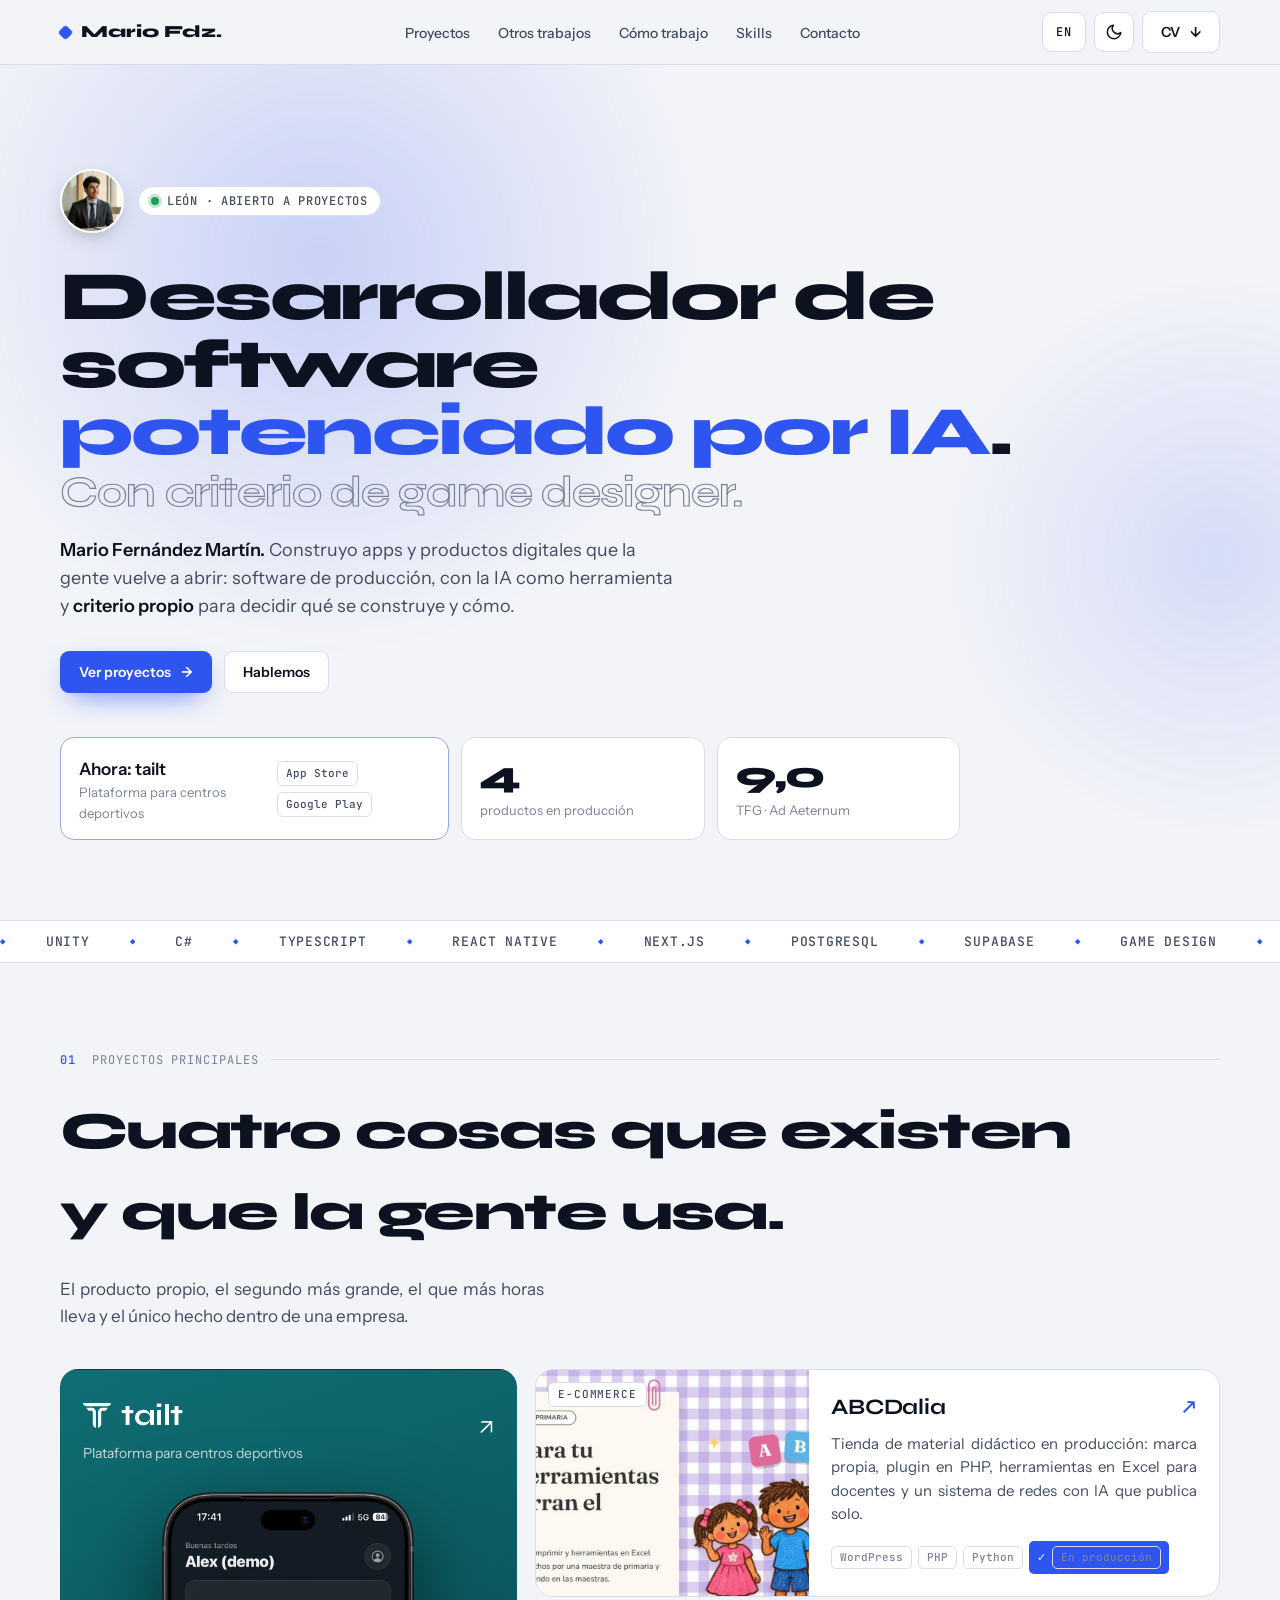
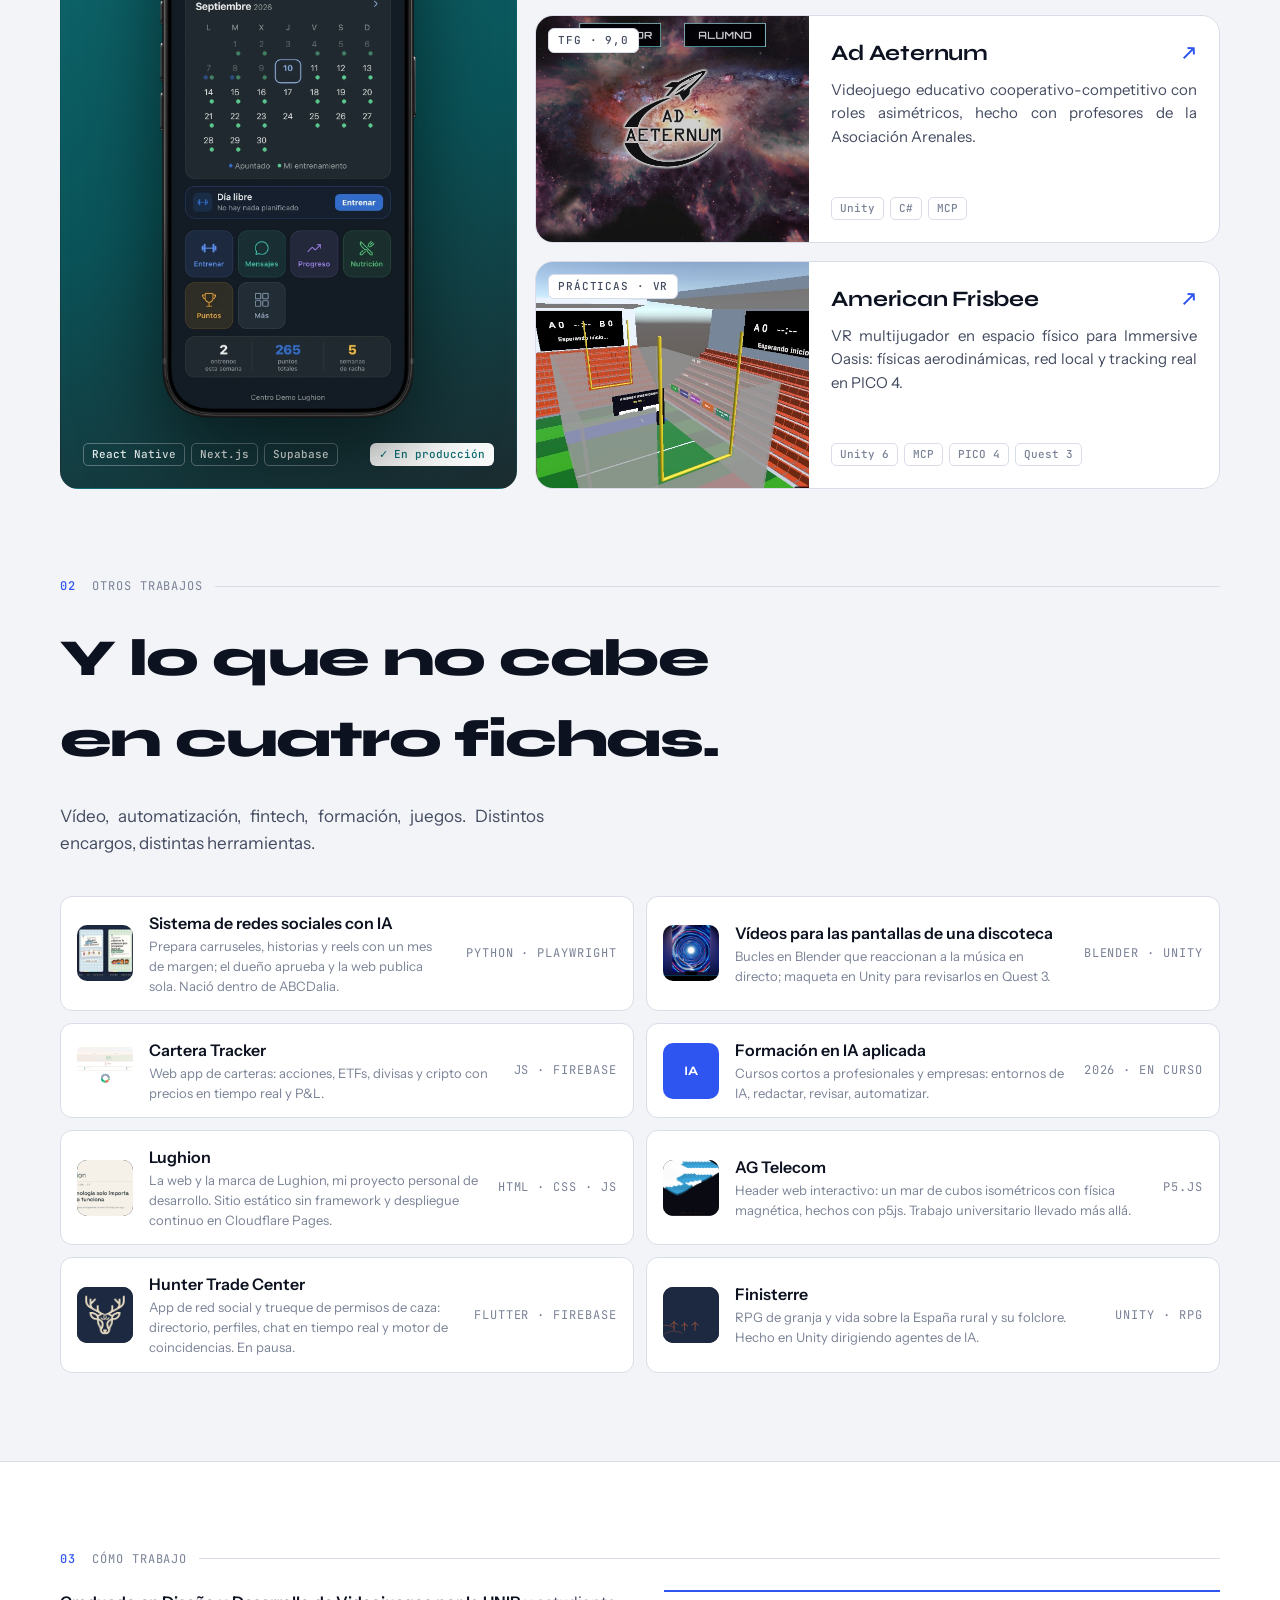
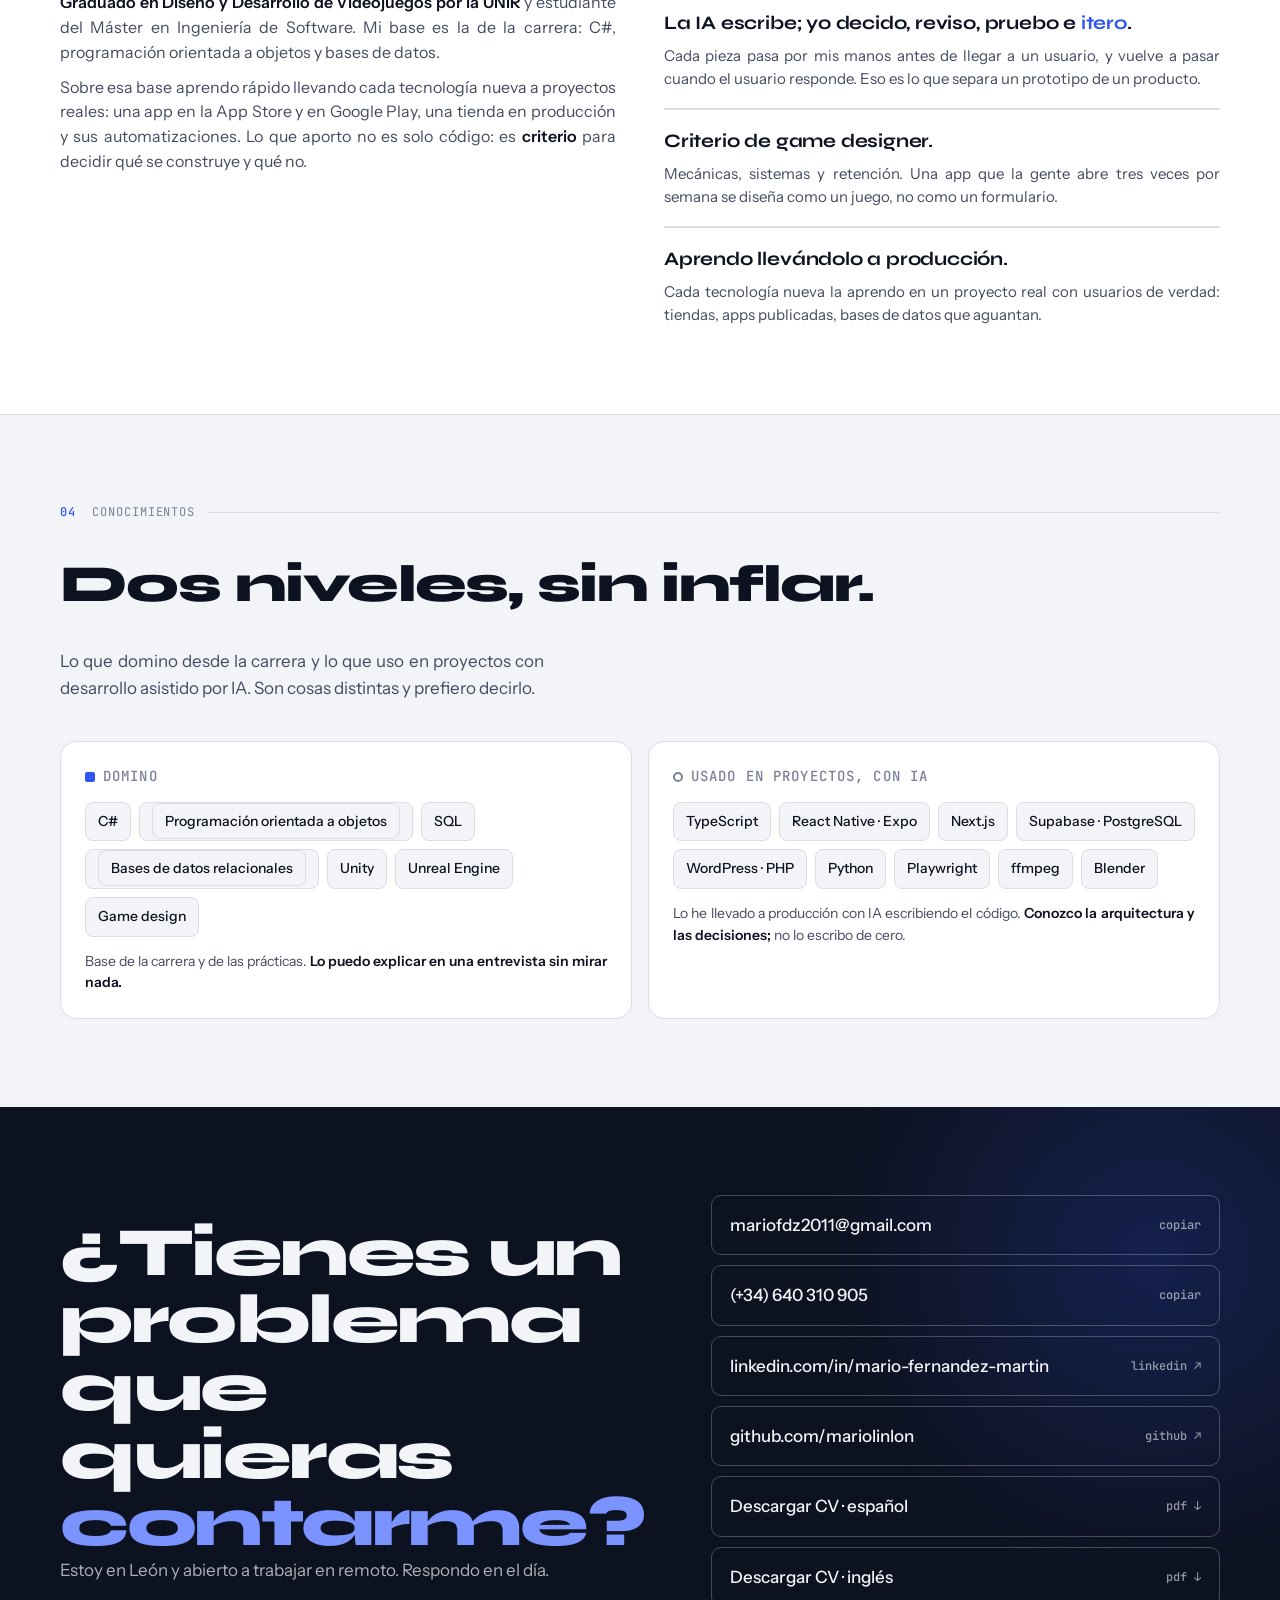
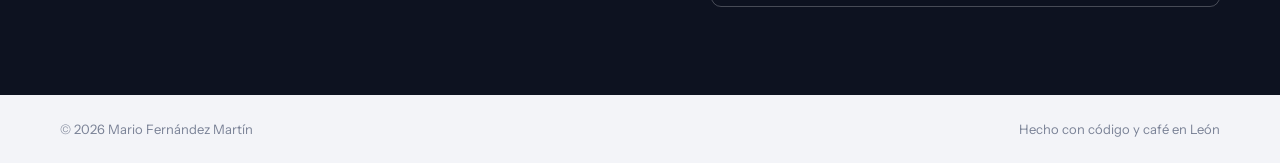
<file: index.html>
<!DOCTYPE html>
<html lang="es">
<head>
<meta charset="UTF-8">
<meta name="viewport" content="width=device-width, initial-scale=1.0, viewport-fit=cover">
<title>Mario Fernández Martín · Desarrollador de software</title>
<meta name="description" content="Desarrollador de software potenciado por IA, con criterio de game designer. tailt, ABCDalia, Ad Aeternum, American Frisbee y más proyectos reales.">
<link rel="icon" href="assets/favicon.svg" type="image/svg+xml">
<meta property="og:type" content="website">
<meta property="og:url" content="https://mariofernandezmartin.pages.dev/">
<meta property="og:title" content="Mario Fernández Martín · Desarrollador de software">
<meta property="og:description" content="Software que la gente vuelve a abrir: apps en producción, una tienda online y videojuegos, construidos con IA y criterio propio.">
<meta property="og:image" content="https://mariofernandezmartin.pages.dev/assets/og.png">
<meta name="twitter:card" content="summary_large_image">
<meta name="twitter:title" content="Mario Fernández Martín · Desarrollador de software">
<meta name="twitter:description" content="Software que la gente vuelve a abrir: apps en producción, una tienda online y videojuegos, construidos con IA y criterio propio.">
<meta name="twitter:image" content="https://mariofernandezmartin.pages.dev/assets/og.png">
<link rel="preconnect" href="https://fonts.googleapis.com">
<link rel="preconnect" href="https://fonts.gstatic.com" crossorigin>
<link href="https://fonts.googleapis.com/css2?family=Syne:wght@500;700;800&family=Instrument+Sans:ital,wght@0,400;0,500;0,600;1,400&family=JetBrains+Mono:wght@400;500&display=swap" rel="stylesheet">
<link rel="stylesheet" href="estilo.css">
<script>(function(){try{var t=localStorage.getItem('tema');if(t)document.documentElement.dataset.theme=t;var l=localStorage.getItem('lang');if(l)document.documentElement.lang=l;}catch(e){}})();</script>
</head>
<body class="lang-es">
<div class="progress" id="progress"></div>
<svg class="inkdefs" aria-hidden="true"><defs>
  <mask id="inkmask" maskUnits="userSpaceOnUse" maskContentUnits="userSpaceOnUse" x="0" y="0" width="100000" height="100000">
    <rect width="100000" height="100000" fill="#fff"/>
    <path id="inkpath" fill="#000" fill-rule="evenodd" d=""/>
  </mask>
</defs></svg>

<nav class="topnav" id="nav"><div class="wrap">
  <a class="brand" href="#"><i></i>Mario Fdz.</a>
  <ul>
    <li><a href="#proyectos"><span class="es">Proyectos</span><span class="en">Projects</span></a></li>
    <li><a href="#otros"><span class="es">Otros trabajos</span><span class="en">Other work</span></a></li>
    <li><a href="#como"><span class="es">Cómo trabajo</span><span class="en">How I work</span></a></li>
    <li><a href="#skills">Skills</a></li>
    <li><a href="#contacto"><span class="es">Contacto</span><span class="en">Contact</span></a></li>
  </ul>
  <div class="nav-actions">
    <button id="lang-toggle" class="lang-toggle" aria-label="Cambiar idioma">EN</button>
    <button class="theme" id="theme" aria-label="Cambiar tema" title="Cambiar tema">
      <svg class="moon" viewBox="0 0 24 24" fill="none" stroke="currentColor" stroke-width="2" stroke-linecap="round" stroke-linejoin="round"><path d="M21 12.8A9 9 0 1 1 11.2 3a7 7 0 0 0 9.8 9.8z"/></svg>
      <svg class="sun" viewBox="0 0 24 24" fill="none" stroke="currentColor" stroke-width="2" stroke-linecap="round" stroke-linejoin="round"><circle cx="12" cy="12" r="4"/><path d="M12 2v2M12 20v2M4.9 4.9l1.4 1.4M17.7 17.7l1.4 1.4M2 12h2M20 12h2M4.9 19.1l1.4-1.4M17.7 6.3l1.4-1.4"/></svg>
    </button>
    <a class="btn cv cvbtn es" href="cv-mario-fernandez-martin.pdf" download>CV <span class="arr">↓</span></a>
    <a class="btn cv cvbtn en" href="cv-mario-fernandez-martin-en.pdf" download>CV <span class="arr">↓</span></a>
    <button class="menu" id="menu" aria-label="Menú">☰</button>
  </div>
</div></nav>

<main>
<header class="hero"><div class="glow"></div><div class="glow b"></div><div class="wrap">
  <div class="who"><img src="assets/perfil.jpg" alt="Mario Fernández Martín"><div class="pill"><b></b> <span class="es">León · abierto a proyectos</span><span class="en">León, Spain · open to projects</span></div></div>
  <h1>
    <span class="es">Desarrollador de software <em>potenciado por IA</em>.<span class="ghost">Con criterio de game designer.</span></span>
    <span class="en">Software developer <em>powered by AI</em>.<span class="ghost">With a game designer's judgement.</span></span>
  </h1>
  <p class="lede">
    <span class="es"><strong>Mario Fernández Martín.</strong> Construyo apps y productos digitales que la gente vuelve a abrir: software de producción, con la IA como herramienta y <strong>criterio propio</strong> para decidir qué se construye y cómo.</span>
    <span class="en"><strong>Mario Fernández Martín.</strong> I build apps and digital products people come back to: production software, with AI as a tool and <strong>my own judgement</strong> to decide what gets built and how.</span>
  </p>
  <div class="cta">
    <a class="btn primary" href="#proyectos"><span class="es">Ver proyectos</span><span class="en">See projects</span> <span class="arr">→</span></a>
    <a class="btn" href="#contacto"><span class="es">Hablemos</span><span class="en">Let's talk</span></a>
  </div>
  <div class="tiles rv">
    <div class="tile wide"><div class="now"><span class="es">Ahora: tailt</span><span class="en">Now: tailt</span><small><span class="es">Plataforma para centros deportivos</span><span class="en">Platform for fitness centres</span></small></div><div class="store"><span>App Store</span><span>Google Play</span></div></div>
    <div class="tile"><div class="k">4</div><div class="l"><span class="es">productos en producción</span><span class="en">products in production</span></div></div>
    <div class="tile"><div class="k">9,0</div><div class="l"><span class="es">TFG · Ad Aeternum</span><span class="en">Final project · Ad Aeternum</span></div></div>
  </div>
</div></header>

<div class="marquee" aria-hidden="true"><div class="track">
  <span>Unity</span><span>C#</span><span>TypeScript</span><span>React Native</span><span>Next.js</span><span>PostgreSQL</span><span>Supabase</span><span>Game Design</span><span>Gamificación</span><span>Blender</span><span>WordPress</span><span>IA aplicada</span>
  <span>Unity</span><span>C#</span><span>TypeScript</span><span>React Native</span><span>Next.js</span><span>PostgreSQL</span><span>Supabase</span><span>Game Design</span><span>Gamificación</span><span>Blender</span><span>WordPress</span><span>IA aplicada</span>
</div></div>

<section id="proyectos" class="home"><div class="wrap">
  <div class="eyebrow"><span class="mono"><b>01</b> &nbsp;<span class="es">Proyectos principales</span><span class="en">Main projects</span></span></div>
  <div class="sec-head rv">
    <h2><span class="es">Cuatro cosas que existen<br>y que la gente usa.</span><span class="en">Four things that exist<br>and that people use.</span></h2>
    <p><span class="es">El producto propio, el segundo más grande, el que más horas lleva y el único hecho dentro de una empresa.</span><span class="en">My own product, the second biggest, the one with the most hours, and the only one built inside a company.</span></p>
  </div>
  <div class="projects">
    <a class="card feature tilt rv" href="gimnasio-app.html">
      <div class="top"><div><h3 class="con-logo"><img src="assets/gimnasio-app/tailt-isotipo-blanco.svg" alt="" width="28" height="25">tailt</h3><p><span class="es">Plataforma para centros deportivos</span><span class="en">Platform for fitness centres</span></p></div><span class="go">↗</span></div>
      <div class="phone"><img src="assets/gimnasio-app/movil-inicio.webp" alt="Pantalla de inicio de tailt" loading="lazy"></div>
      <div class="foot"><div class="stack"><span>React Native</span><span>Next.js</span><span>Supabase</span></div><span class="live"><span class="es">En producción</span><span class="en">Live</span></span></div>
    </a>
    <div class="right">
      <a class="card row tilt rv" href="abcdalia.html"><div class="thumb"><img src="assets/abcdalia/thumb.jpg" alt="ABCDalia" loading="lazy"><span class="tag">E-commerce</span></div>
        <div class="body"><h3>ABCDalia <span class="go">↗</span></h3>
          <p><span class="es">Tienda de material didáctico en producción: marca propia, plugin en PHP, herramientas en Excel para docentes y un sistema de redes con IA que publica solo.</span><span class="en">A live store of teaching materials: its own brand, a PHP plugin, Excel tools for teachers and an AI social media system that publishes on its own.</span></p>
          <div class="stack"><span>WordPress</span><span>PHP</span><span>Python</span><span class="live"><span class="es">En producción</span><span class="en">Live</span></span></div></div></a>
      <a class="card row tilt rv" href="ad-aeternum.html"><div class="thumb"><img src="assets/ad-aeternum/portada.jpg" alt="Ad Aeternum" loading="lazy"><span class="tag"><span class="es">TFG · 9,0</span><span class="en">Final project · 9.0</span></span></div>
        <div class="body"><h3>Ad Aeternum <span class="go">↗</span></h3>
          <p><span class="es">Videojuego educativo cooperativo-competitivo con roles asimétricos, hecho con profesores de la Asociación Arenales.</span><span class="en">A cooperative-competitive educational game with asymmetric roles, built with teachers from Asociación Arenales.</span></p>
          <div class="stack"><span>Unity</span><span>C#</span><span>MCP</span></div></div></a>
      <a class="card row tilt rv" href="american-frisbee.html"><div class="thumb"><img src="assets/american-frisbee/portada.jpg" alt="American Frisbee" loading="lazy"><span class="tag"><span class="es">Prácticas · VR</span><span class="en">Internship · VR</span></span></div>
        <div class="body"><h3>American Frisbee <span class="go">↗</span></h3>
          <p><span class="es">VR multijugador en espacio físico para Immersive Oasis: físicas aerodinámicas, red local y tracking real en PICO 4.</span><span class="en">Multiplayer VR in a physical space for Immersive Oasis: aerodynamic physics, local networking and real tracking on PICO 4.</span></p>
          <div class="stack"><span>Unity 6</span><span>MCP</span><span>PICO 4</span><span>Quest 3</span></div></div></a>
    </div>
  </div>
</div></section>

<section id="otros" class="home" style="padding-top:0"><div class="wrap">
  <div class="eyebrow"><span class="mono"><b>02</b> &nbsp;<span class="es">Otros trabajos</span><span class="en">Other work</span></span></div>
  <div class="sec-head rv">
    <h2><span class="es">Y lo que no cabe en cuatro fichas.</span><span class="en">And what doesn't fit in four cards.</span></h2>
    <p><span class="es">Vídeo, automatización, fintech, formación, juegos. Distintos encargos, distintas herramientas.</span><span class="en">Video, automation, fintech, training, games. Different briefs, different tools.</span></p>
  </div>
  <div class="others">
    <a class="other rv" href="redes-ia.html"><span class="ic"><img src="assets/redes-ia/thumb.jpg" alt="" loading="lazy"></span><span><b><span class="es">Sistema de redes sociales con IA</span><span class="en">AI social media system</span></b><small><span class="es">Prepara carruseles, historias y reels con un mes de margen; el dueño aprueba y la web publica sola. Nació dentro de ABCDalia.</span><span class="en">Prepares carousels, stories and reels a month ahead; the owner approves and the site publishes on its own. Born inside ABCDalia.</span></small></span><span class="mono">Python · Playwright</span></a>
    <a class="other rv" href="discoteca.html"><span class="ic"><img src="assets/discoteca/thumb.jpg" alt="" loading="lazy"></span><span><b><span class="es">Vídeos para las pantallas de una discoteca</span><span class="en">Videos for a nightclub's screens</span></b><small><span class="es">Bucles en Blender que reaccionan a la música en directo; maqueta en Unity para revisarlos en Quest 3.</span><span class="en">Blender loops that react to live music; a Unity mock-up to review them on Quest 3.</span></small></span><span class="mono">Blender · Unity</span></a>
    <a class="other rv" href="cartera-tracker.html"><span class="ic"><img src="assets/cartera-tracker/dashboard.png" alt="" loading="lazy"></span><span><b>Cartera Tracker</b><small><span class="es">Web app de carteras: acciones, ETFs, divisas y cripto con precios en tiempo real y P&amp;L.</span><span class="en">Portfolio web app: stocks, ETFs, currencies and crypto with real-time prices and P&amp;L.</span></small></span><span class="mono">JS · Firebase</span></a>
    <a class="other rv" href="#contacto"><span class="ic" style="background:var(--accent);color:var(--accent-ink)">IA</span><span><b><span class="es">Formación en IA aplicada</span><span class="en">Applied AI training</span></b><small><span class="es">Cursos cortos a profesionales y empresas: entornos de IA, redactar, revisar, automatizar.</span><span class="en">Short courses for professionals and businesses: AI environments, writing, reviewing, automating.</span></small></span><span class="mono"><span class="es">2026 · en curso</span><span class="en">2026 · ongoing</span></span></a>
    <a class="other rv" href="lughion.html"><span class="ic"><img src="assets/lughion/og.jpg" alt="" loading="lazy"></span><span><b>Lughion</b><small><span class="es">La web y la marca de Lughion, mi proyecto personal de desarrollo. Sitio estático sin framework y despliegue continuo en Cloudflare Pages.</span><span class="en">The website and brand of Lughion, my personal development project. A framework-free static site with continuous deployment on Cloudflare Pages.</span></small></span><span class="mono">HTML · CSS · JS</span></a>
    <a class="other rv" href="ag-telecom.html"><span class="ic"><img src="assets/ag-telecom/poster.png" alt="" loading="lazy"></span><span><b>AG Telecom</b><small><span class="es">Header web interactivo: un mar de cubos isométricos con física magnética, hechos con p5.js. Trabajo universitario llevado más allá.</span><span class="en">An interactive web header: a sea of isometric cubes with magnetic physics, built with p5.js. A university assignment taken further.</span></small></span><span class="mono">p5.js</span></a>
    <a class="other rv" href="hunter-trade.html"><span class="ic"><img src="assets/hunter-trade/thumb.png" alt="" loading="lazy"></span><span><b>Hunter Trade Center</b><small><span class="es">App de red social y trueque de permisos de caza: directorio, perfiles, chat en tiempo real y motor de coincidencias. En pausa.</span><span class="en">A social network and barter app for hunting permits: directory, profiles, real-time chat and a matching engine. On hold.</span></small></span><span class="mono">Flutter · Firebase</span></a>
    <a class="other rv" href="finisterre.html"><span class="ic"><img src="assets/thumbs/finisterre.svg" alt="" loading="lazy"></span><span><b>Finisterre</b><small><span class="es">RPG de granja y vida sobre la España rural y su folclore. Hecho en Unity dirigiendo agentes de IA.</span><span class="en">A farming &amp; life RPG about rural Spain and its folklore. Built in Unity by directing AI agents.</span></small></span><span class="mono">Unity · RPG</span></a>
  </div>
</div></section>

<section id="como" class="home" style="background:var(--surface);border-block:1px solid var(--line)"><div class="wrap">
  <div class="eyebrow"><span class="mono"><b>03</b> &nbsp;<span class="es">Cómo trabajo</span><span class="en">How I work</span></span></div>
  <div class="how-grid">
    <div class="bio rv"><div>
      <p><span class="es"><strong>Graduado en Diseño y Desarrollo de Videojuegos por la UNIR</strong> y estudiante del Máster en Ingeniería de Software. Mi base es la de la carrera: C#, programación orientada a objetos y bases de datos.</span><span class="en"><strong>Graduate in Video Game Design &amp; Development from UNIR</strong> and a Master's student in Software Engineering. My foundation comes from the degree: C#, object-oriented programming and databases.</span></p>
      <p><span class="es">Sobre esa base aprendo rápido llevando cada tecnología nueva a proyectos reales: una app en la App Store y en Google Play, una tienda en producción y sus automatizaciones. Lo que aporto no es solo código: es <strong>criterio</strong> para decidir qué se construye y qué no.</span><span class="en">On that base I learn fast by taking every new technology into real projects: an app on the App Store and Google Play, a live store and its automations. What I bring is not only code: it's <strong>judgement</strong> to decide what gets built and what doesn't.</span></p>
    </div></div>
    <div class="how">
      <article class="rv"><h3><span class="es">La IA escribe; yo decido, reviso, pruebo e <em>itero</em>.</span><span class="en">AI writes; I decide, review, test and <em>iterate</em>.</span></h3><p><span class="es">Cada pieza pasa por mis manos antes de llegar a un usuario, y vuelve a pasar cuando el usuario responde. Eso es lo que separa un prototipo de un producto.</span><span class="en">Every piece goes through my hands before it reaches a user, and again when the user responds. That is what separates a prototype from a product.</span></p></article>
      <article class="rv"><h3><span class="es">Criterio de game designer.</span><span class="en">A game designer's judgement.</span></h3><p><span class="es">Mecánicas, sistemas y retención. Una app que la gente abre tres veces por semana se diseña como un juego, no como un formulario.</span><span class="en">Mechanics, systems and retention. An app people open three times a week is designed like a game, not like a form.</span></p></article>
      <article class="rv"><h3><span class="es">Aprendo llevándolo a producción.</span><span class="en">I learn by shipping it.</span></h3><p><span class="es">Cada tecnología nueva la aprendo en un proyecto real con usuarios de verdad: tiendas, apps publicadas, bases de datos que aguantan.</span><span class="en">I learn every new technology in a real project with real users: stores, published apps, databases that hold up.</span></p></article>
    </div>
  </div>
</div></section>

<section id="skills" class="home"><div class="wrap">
  <div class="eyebrow"><span class="mono"><b>04</b> &nbsp;<span class="es">Conocimientos</span><span class="en">Skills</span></span></div>
  <div class="sec-head rv">
    <h2><span class="es">Dos niveles, sin inflar.</span><span class="en">Two levels, no padding.</span></h2>
    <p><span class="es">Lo que domino desde la carrera y lo que uso en proyectos con desarrollo asistido por IA. Son cosas distintas y prefiero decirlo.</span><span class="en">What I've mastered since the degree and what I use in projects with AI-assisted development. They're different things and I'd rather say so.</span></p>
  </div>
  <div class="skills">
    <div class="lvl rv"><h3><i></i> <span class="es">Domino</span><span class="en">I master</span></h3><div class="chips"><span>C#</span><span><span class="es">Programación orientada a objetos</span><span class="en">Object-oriented programming</span></span><span>SQL</span><span><span class="es">Bases de datos relacionales</span><span class="en">Relational databases</span></span><span>Unity</span><span>Unreal Engine</span><span>Game design</span></div><p><span class="es">Base de la carrera y de las prácticas. <b>Lo puedo explicar en una entrevista sin mirar nada.</b></span><span class="en">The foundation from my degree and internship. <b>I can explain it in an interview without looking anything up.</b></span></p></div>
    <div class="lvl ai rv"><h3><i></i> <span class="es">Usado en proyectos, con IA</span><span class="en">Used in projects, with AI</span></h3><div class="chips"><span>TypeScript</span><span>React Native · Expo</span><span>Next.js</span><span>Supabase · PostgreSQL</span><span>WordPress · PHP</span><span>Python</span><span>Playwright</span><span>ffmpeg</span><span>Blender</span></div><p><span class="es">Lo he llevado a producción con IA escribiendo el código. <b>Conozco la arquitectura y las decisiones;</b> no lo escribo de cero.</span><span class="en">I've taken it to production with AI writing the code. <b>I know the architecture and the decisions;</b> I don't write it from scratch.</span></p></div>
  </div>
</div></section>

<section id="contacto" class="home contact"><div class="glow"></div><div class="wrap">
  <div class="rv">
    <h2><span class="es">¿Tienes un problema<br>que quieras <em>contarme?</em></span><span class="en">Got a problem<br>you'd like to <em>tell me about?</em></span></h2>
    <p><span class="es">Estoy en León y abierto a trabajar en remoto. Respondo en el día.</span><span class="en">I'm in León, Spain, and open to remote work. I reply the same day.</span></p>
  </div>
  <div class="links rv">
    <a href="mailto:mariofdz2011@gmail.com" data-copy="mariofdz2011@gmail.com"><span>mariofdz2011@gmail.com</span><small><span class="es">copiar</span><span class="en">copy</span></small></a>
    <a href="tel:+34640310905" data-copy="+34 640 310 905"><span>(+34) 640 310 905</span><small><span class="es">copiar</span><span class="en">copy</span></small></a>
    <a href="https://www.linkedin.com/in/mario-fernandez-martin" target="_blank" rel="noopener"><span>linkedin.com/in/mario-fernandez-martin</span><small>linkedin ↗</small></a>
    <a href="https://github.com/mariolinlon" target="_blank" rel="noopener"><span>github.com/mariolinlon</span><small>github ↗</small></a>
    <a href="cv-mario-fernandez-martin.pdf" download><span><span class="es">Descargar CV · español</span><span class="en">Download CV · Spanish</span></span><small>pdf ↓</small></a>
    <a href="cv-mario-fernandez-martin-en.pdf" download><span><span class="es">Descargar CV · inglés</span><span class="en">Download CV · English</span></span><small>pdf ↓</small></a>
  </div>
</div></section>
</main>
<footer class="site wrap"><span>© 2026 Mario Fernández Martín</span><span><span class="es">Hecho con código y café en León</span><span class="en">Made with code &amp; coffee in León</span></span></footer>
<div class="toast" id="toast" role="status"><span class="es">Copiado</span><span class="en">Copied</span></div>

<script src="guion.js"></script>
</body>
</html>
</file>
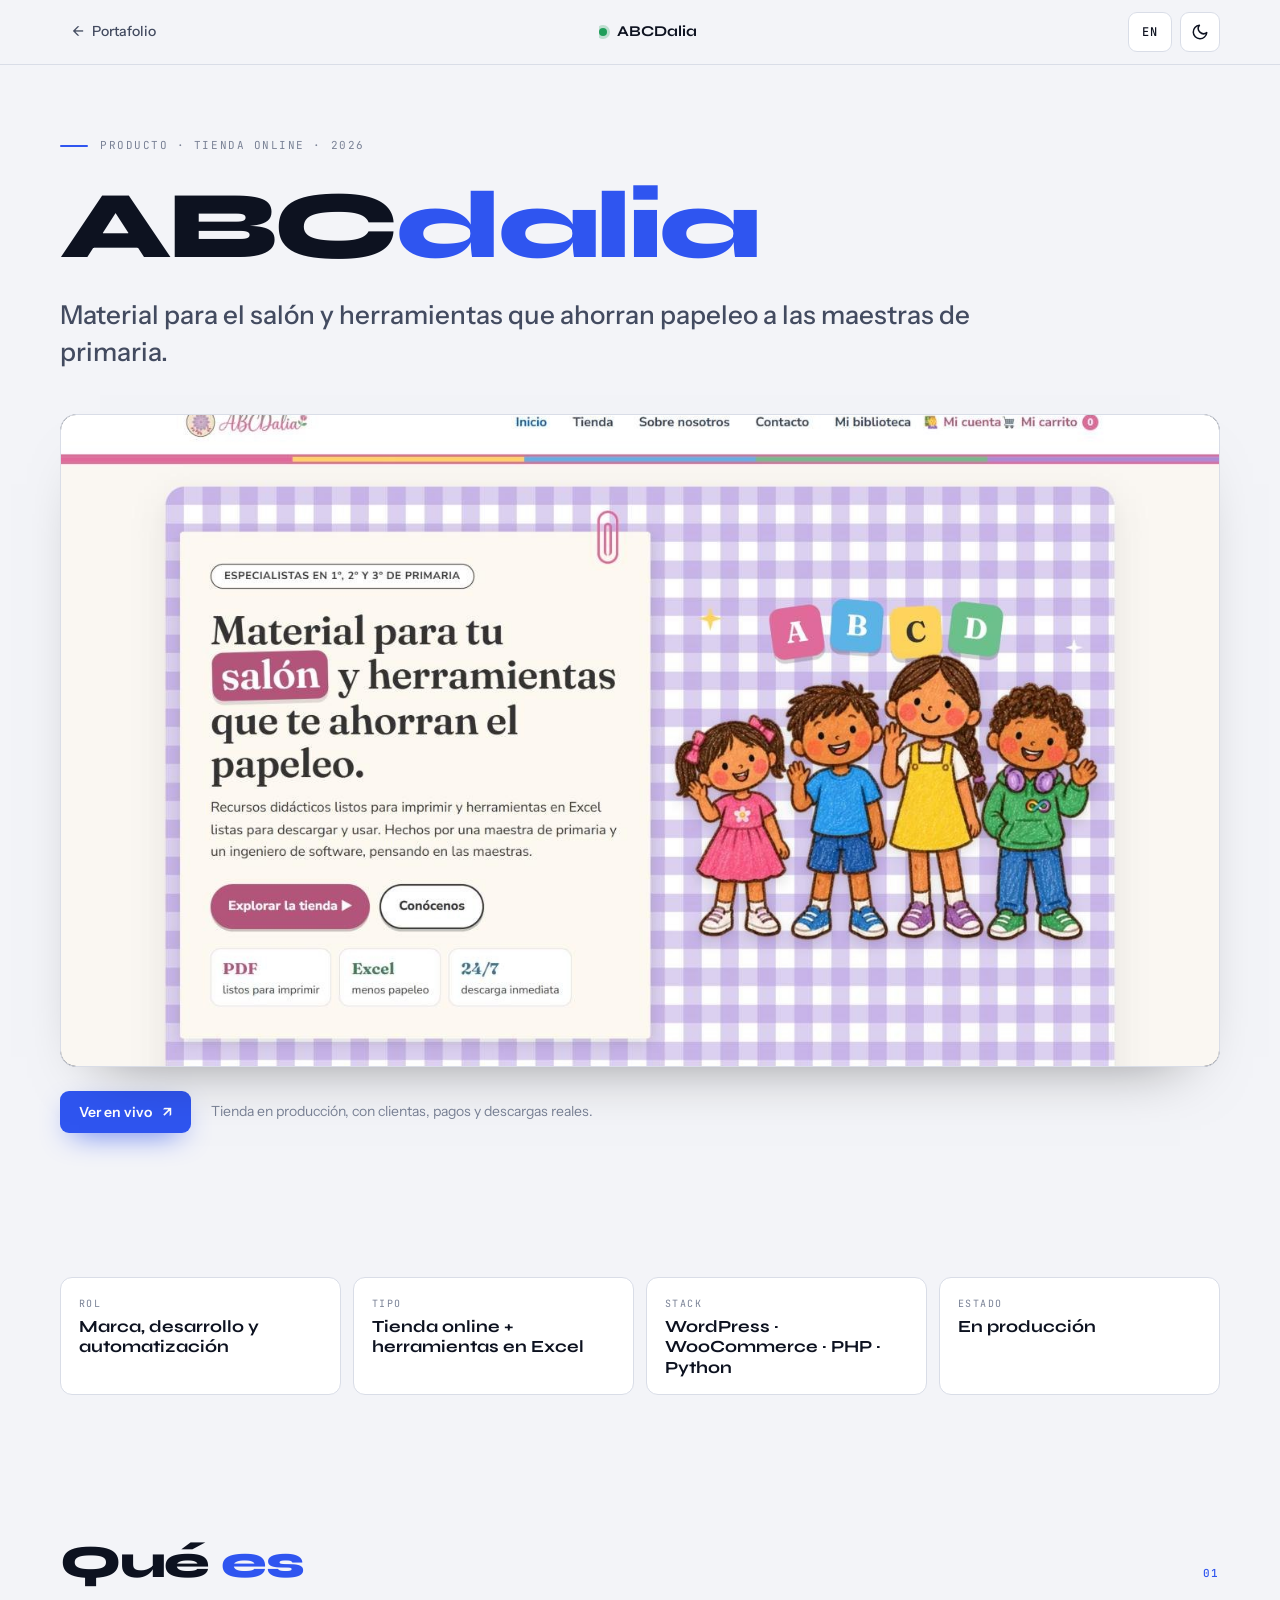
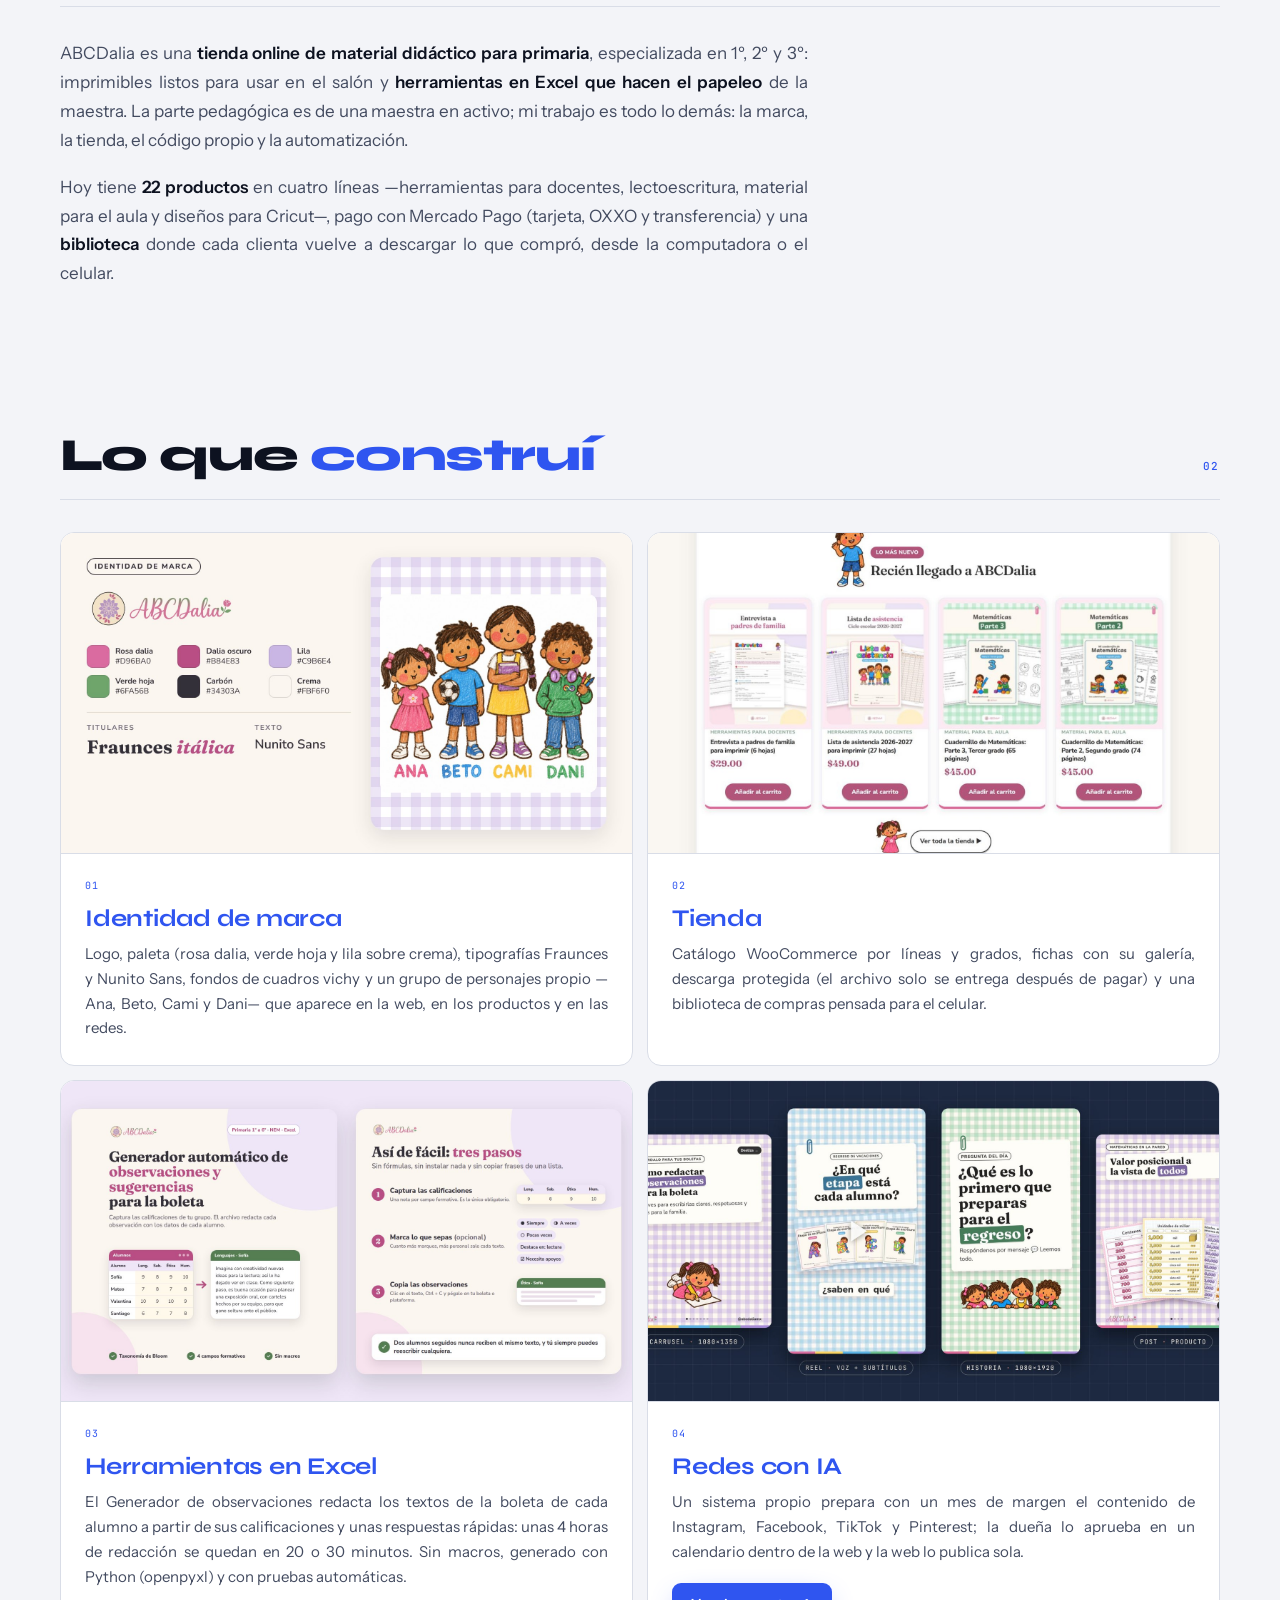
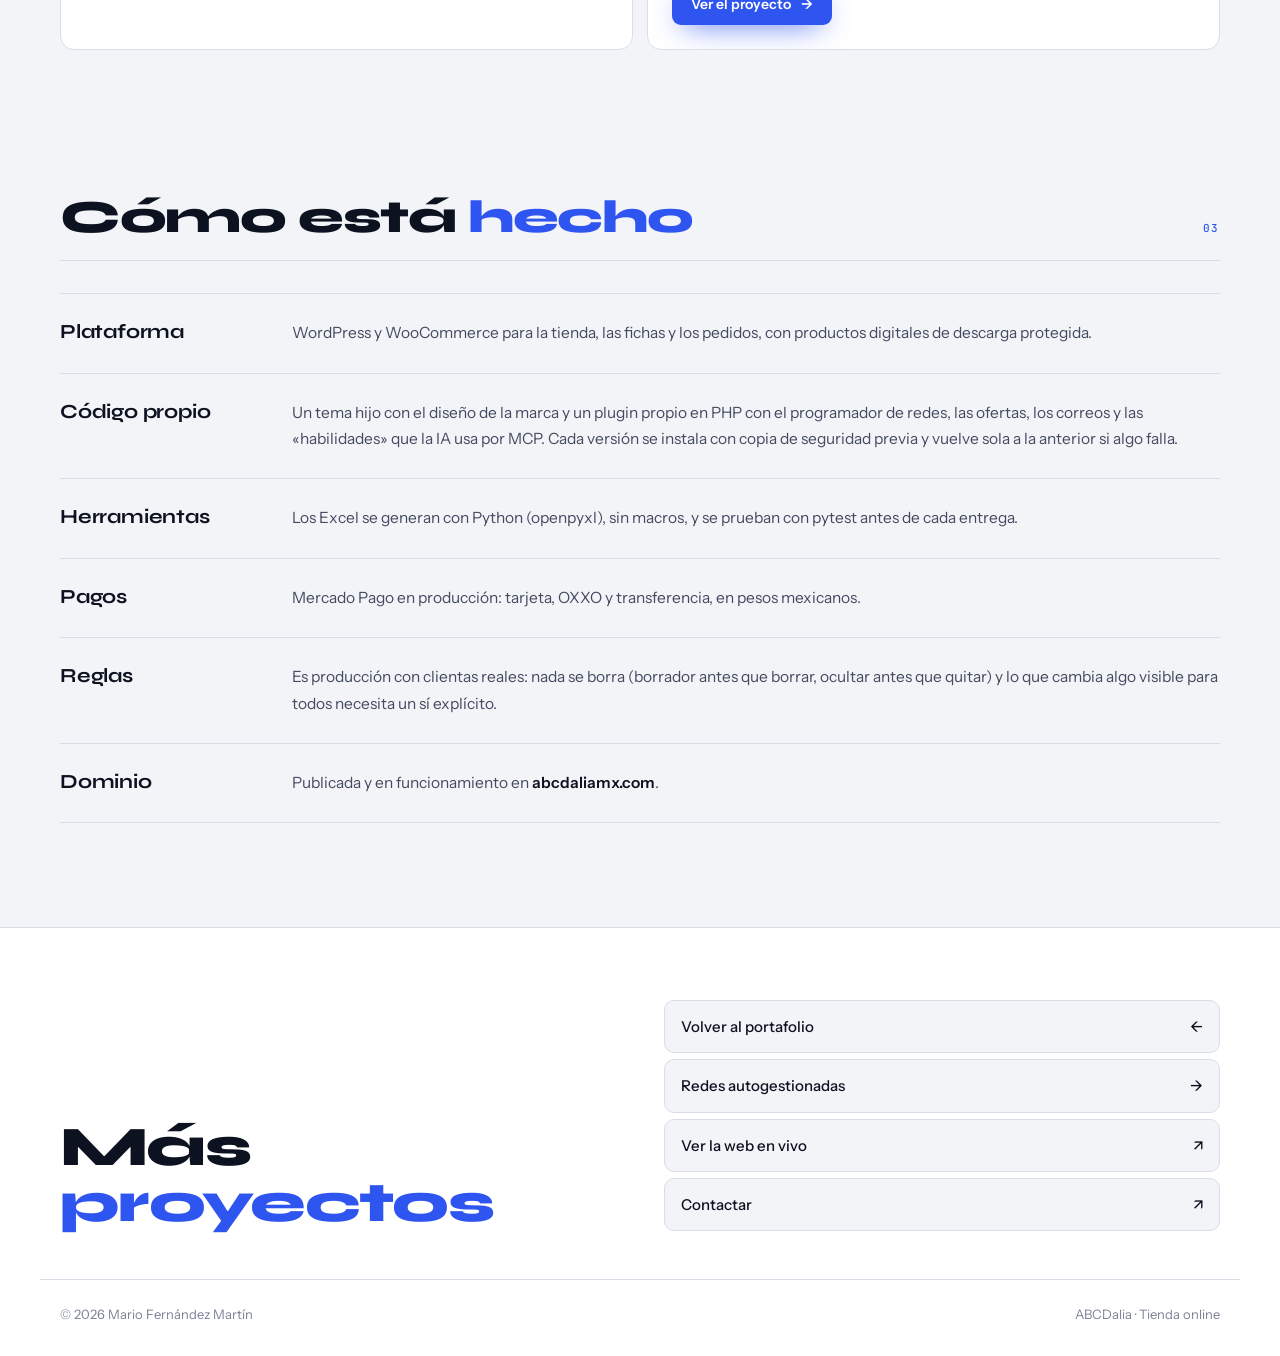
<file: abcdalia.html>
<!DOCTYPE html>
<html lang="es">
<head>
<meta charset="UTF-8">
<meta name="viewport" content="width=device-width, initial-scale=1.0">
<title>ABCDalia — Mario Fernández Martín</title>
<meta name="description" content="ABCDalia — tienda online de material didáctico para primaria: imprimibles para el salón y herramientas en Excel que ahorran papeleo a las maestras. Marca, tema, plugin propio y automatización sobre WordPress + WooCommerce.">
<link rel="icon" href="assets/favicon.svg" type="image/svg+xml">
<meta property="og:type" content="website">
<meta property="og:url" content="https://mariofernandezmartin.pages.dev/abcdalia.html">
<meta property="og:title" content="ABCDalia — Mario Fernández Martín">
<meta property="og:description" content="Tienda online de material didáctico para primaria: imprimibles y herramientas en Excel para docentes. WordPress + WooCommerce.">
<meta property="og:image" content="https://mariofernandezmartin.pages.dev/assets/abcdalia/portada.jpg">
<meta name="twitter:card" content="summary_large_image">
<meta name="twitter:title" content="ABCDalia — Mario Fernández Martín">
<meta name="twitter:description" content="Tienda online de material didáctico para primaria: imprimibles y herramientas en Excel para docentes. WordPress + WooCommerce.">
<meta name="twitter:image" content="https://mariofernandezmartin.pages.dev/assets/abcdalia/portada.jpg">
<link rel="preconnect" href="https://fonts.googleapis.com">
<link rel="preconnect" href="https://fonts.gstatic.com" crossorigin>
<link href="https://fonts.googleapis.com/css2?family=Syne:wght@500;700;800&family=Instrument+Sans:ital,wght@0,400;0,500;0,600;1,400&family=JetBrains+Mono:wght@400;500&display=swap" rel="stylesheet">
<link rel="stylesheet" href="estilo.css">
<script>(function(){try{var t=localStorage.getItem('tema');if(t)document.documentElement.dataset.theme=t;var l=localStorage.getItem('lang');if(l)document.documentElement.lang=l;}catch(e){}})();</script>
</head>
<body class="lang-es">
<div class="progress" id="progress"></div>
<svg class="inkdefs" aria-hidden="true"><defs>
  <mask id="inkmask" maskUnits="userSpaceOnUse" maskContentUnits="userSpaceOnUse" x="0" y="0" width="100000" height="100000">
    <rect width="100000" height="100000" fill="#fff"/>
    <path id="inkpath" fill="#000" fill-rule="evenodd" d=""/>
  </mask>
</defs></svg>

<nav class="topnav" id="nav"><div class="wrap">
  <a href="index.html" class="back">← <span class="es">Portafolio</span><span class="en">Portfolio</span></a>
  <div class="project-name"><i class="dot"></i>ABCDalia</div>
  <div class="nav-actions">
    <button id="lang-toggle" class="lang-toggle" aria-label="Cambiar idioma">EN</button>
    <button class="theme" id="theme" aria-label="Cambiar tema" title="Cambiar tema">
      <svg class="moon" viewBox="0 0 24 24" fill="none" stroke="currentColor" stroke-width="2" stroke-linecap="round" stroke-linejoin="round"><path d="M21 12.8A9 9 0 1 1 11.2 3a7 7 0 0 0 9.8 9.8z"/></svg>
      <svg class="sun" viewBox="0 0 24 24" fill="none" stroke="currentColor" stroke-width="2" stroke-linecap="round" stroke-linejoin="round"><circle cx="12" cy="12" r="4"/><path d="M12 2v2M12 20v2M4.9 4.9l1.4 1.4M17.7 17.7l1.4 1.4M2 12h2M20 12h2M4.9 19.1l1.4-1.4M17.7 6.3l1.4-1.4"/></svg>
    </button>
  </div>
</div></nav>

<main>

  <!-- HERO -->
  <section class="project-hero">
    <div class="meta">
      <span class="bar"></span>
      <span class="es">Producto · Tienda online · 2026</span>
      <span class="en">Product · Online store · 2026</span>
    </div>
    <h1>ABC<span class="italic">dalia</span></h1>
    <p class="tagline">
      <span class="es">Material para el salón y herramientas que ahorran papeleo a las maestras de primaria.</span>
      <span class="en">Classroom materials and tools that save primary-school teachers paperwork.</span>
    </p>

    <div class="hero-image">
      <img src="assets/abcdalia/portada.jpg" alt="Portada de la tienda ABCDalia en abcdaliamx.com">
    </div>

    <div class="demo-cta">
      <a href="https://abcdaliamx.com" target="_blank" rel="noopener" class="live-btn">
        <span class="es">Ver en vivo</span>
        <span class="en">View live</span>
        <span>↗</span>
      </a>
      <span class="demo-cta-note">
        <span class="es">Tienda en producción, con clientas, pagos y descargas reales.</span>
        <span class="en">A store in production, with real customers, payments and downloads.</span>
      </span>
    </div>
  </section>

  <!-- META STRIP -->
  <section class="meta-strip">
    <div class="meta-strip-grid">
      <div class="meta-item">
        <div class="label"><span class="es">Rol</span><span class="en">Role</span></div>
        <div class="value"><span class="es">Marca, desarrollo y automatización</span><span class="en">Brand, development &amp; automation</span></div>
      </div>
      <div class="meta-item">
        <div class="label"><span class="es">Tipo</span><span class="en">Type</span></div>
        <div class="value"><span class="es">Tienda online + herramientas en Excel</span><span class="en">Online store + Excel tools</span></div>
      </div>
      <div class="meta-item">
        <div class="label">Stack</div>
        <div class="value">WordPress · WooCommerce · PHP · Python</div>
      </div>
      <div class="meta-item">
        <div class="label"><span class="es">Estado</span><span class="en">Status</span></div>
        <div class="value"><span class="es">En producción</span><span class="en">Live</span></div>
      </div>
    </div>
  </section>

  <!-- QUÉ ES -->
  <section class="content-section rv">
    <h2>
      <span class="es">Qué <span class="italic">es</span></span><span class="en">What it <span class="italic">is</span></span>
      <span class="num">01</span>
    </h2>
    <div class="body-text">
      <p>
        <span class="es">ABCDalia es una <strong>tienda online de material didáctico para primaria</strong>, especializada en 1º, 2º y 3º: imprimibles listos para usar en el salón y <strong>herramientas en Excel que hacen el papeleo</strong> de la maestra. La parte pedagógica es de una maestra en activo; mi trabajo es todo lo demás: la marca, la tienda, el código propio y la automatización.</span>
        <span class="en">ABCDalia is an <strong>online store of primary-school teaching materials</strong>, specialised in grades 1 to 3: printables ready to use in the classroom and <strong>Excel tools that handle the teacher's paperwork</strong>. The teaching side belongs to a working teacher; my job is everything else: the brand, the store, the custom code and the automation.</span>
      </p>
      <p>
        <span class="es">Hoy tiene <strong>22 productos</strong> en cuatro líneas —herramientas para docentes, lectoescritura, material para el aula y diseños para Cricut—, pago con Mercado Pago (tarjeta, OXXO y transferencia) y una <strong>biblioteca</strong> donde cada clienta vuelve a descargar lo que compró, desde la computadora o el celular.</span>
        <span class="en">Today it has <strong>22 products</strong> across four lines —teacher tools, literacy, classroom materials and Cricut designs—, payment through Mercado Pago (card, OXXO and bank transfer) and a <strong>library</strong> where each customer can download what she bought again, from a computer or a phone.</span>
      </p>
    </div>
  </section>

  <!-- LO QUE CONSTRUÍ -->
  <section class="content-section rv">
    <h2>
      <span class="es">Lo que <span class="italic">construí</span></span><span class="en">What I <span class="italic">built</span></span>
      <span class="num">02</span>
    </h2>
    <div class="views-grid">
      <div class="view-card">
        <div class="view-shot"><img src="assets/abcdalia/marca.jpg" alt="Identidad de ABCDalia: logo, paleta, tipografías y los personajes del grupo ABC" loading="lazy"></div>
        <div class="view-body">
          <div class="view-tag">01</div>
          <h3><span class="italic"><span class="es">Identidad de marca</span><span class="en">Brand identity</span></span></h3>
          <p>
            <span class="es">Logo, paleta (rosa dalia, verde hoja y lila sobre crema), tipografías Fraunces y Nunito Sans, fondos de cuadros vichy y un grupo de personajes propio —Ana, Beto, Cami y Dani— que aparece en la web, en los productos y en las redes.</span>
            <span class="en">Logo, palette (dahlia pink, leaf green and lilac on cream), Fraunces and Nunito Sans typefaces, gingham backgrounds and a cast of original characters —Ana, Beto, Cami and Dani— who appear on the site, the products and social media.</span>
          </p>
        </div>
      </div>
      <div class="view-card">
        <div class="view-shot"><img src="assets/abcdalia/tienda.jpg" alt="Novedades de la tienda ABCDalia con sus fichas de producto" loading="lazy"></div>
        <div class="view-body">
          <div class="view-tag">02</div>
          <h3><span class="italic"><span class="es">Tienda</span><span class="en">Store</span></span></h3>
          <p>
            <span class="es">Catálogo WooCommerce por líneas y grados, fichas con su galería, descarga protegida (el archivo solo se entrega después de pagar) y una biblioteca de compras pensada para el celular.</span>
            <span class="en">A WooCommerce catalog by product line and grade, product pages with their gallery, protected downloads (the file is only delivered after payment) and a purchase library designed for phones.</span>
          </p>
        </div>
      </div>
      <div class="view-card">
        <div class="view-shot"><img src="assets/abcdalia/herramientas.jpg" alt="Generador de observaciones para la boleta: portada y funcionamiento en tres pasos" loading="lazy"></div>
        <div class="view-body">
          <div class="view-tag">03</div>
          <h3><span class="italic"><span class="es">Herramientas en Excel</span><span class="en">Excel tools</span></span></h3>
          <p>
            <span class="es">El Generador de observaciones redacta los textos de la boleta de cada alumno a partir de sus calificaciones y unas respuestas rápidas: unas 4 horas de redacción se quedan en 20 o 30 minutos. Sin macros, generado con Python (openpyxl) y con pruebas automáticas.</span>
            <span class="en">The report-card comment generator writes each student's comments from their grades and a few quick answers: about 4 hours of writing become 20 to 30 minutes. No macros, generated with Python (openpyxl) and covered by automated tests.</span>
          </p>
        </div>
      </div>
      <div class="view-card">
        <div class="view-shot"><img src="assets/abcdalia/redes.jpg" alt="Carrusel, reel, historia y post generados por el sistema de redes" loading="lazy"></div>
        <div class="view-body">
          <div class="view-tag">04</div>
          <h3><span class="italic"><span class="es">Redes con IA</span><span class="en">AI-run socials</span></span></h3>
          <p>
            <span class="es">Un sistema propio prepara con un mes de margen el contenido de Instagram, Facebook, TikTok y Pinterest; la dueña lo aprueba en un calendario dentro de la web y la web lo publica sola.</span>
            <span class="en">A system of my own prepares Instagram, Facebook, TikTok and Pinterest content a month ahead; the owner approves it in a calendar inside the site and the site publishes it on its own.</span>
          </p>
          <a href="redes-ia.html" class="live-btn" style="margin-top: 18px;">
            <span class="es">Ver el proyecto</span><span class="en">See the project</span>
            <span>→</span>
          </a>
        </div>
      </div>
    </div>
  </section>

  <!-- CÓMO ESTÁ HECHO -->
  <section class="content-section rv">
    <h2>
      <span class="es">Cómo está <span class="italic">hecho</span></span><span class="en">How it's <span class="italic">built</span></span>
      <span class="num">03</span>
    </h2>
    <div class="tech-detail">
      <div class="tech-row">
        <div class="tech-key"><span class="es">Plataforma</span><span class="en">Platform</span></div>
        <div class="tech-val">
          <span class="es">WordPress y WooCommerce para la tienda, las fichas y los pedidos, con productos digitales de descarga protegida.</span>
          <span class="en">WordPress and WooCommerce for the store, product pages and orders, with protected digital downloads.</span>
        </div>
      </div>
      <div class="tech-row">
        <div class="tech-key"><span class="es">Código propio</span><span class="en">Custom code</span></div>
        <div class="tech-val">
          <span class="es">Un tema hijo con el diseño de la marca y un plugin propio en PHP con el programador de redes, las ofertas, los correos y las «habilidades» que la IA usa por MCP. Cada versión se instala con copia de seguridad previa y vuelve sola a la anterior si algo falla.</span>
          <span class="en">A child theme with the brand design and a custom PHP plugin with the social scheduler, offers, emails and the "abilities" the AI uses over MCP. Every version installs with a prior backup and rolls itself back if anything fails.</span>
        </div>
      </div>
      <div class="tech-row">
        <div class="tech-key"><span class="es">Herramientas</span><span class="en">Tools</span></div>
        <div class="tech-val">
          <span class="es">Los Excel se generan con Python (openpyxl), sin macros, y se prueban con pytest antes de cada entrega.</span>
          <span class="en">The Excel files are generated with Python (openpyxl), with no macros, and tested with pytest before each release.</span>
        </div>
      </div>
      <div class="tech-row">
        <div class="tech-key"><span class="es">Pagos</span><span class="en">Payments</span></div>
        <div class="tech-val">
          <span class="es">Mercado Pago en producción: tarjeta, OXXO y transferencia, en pesos mexicanos.</span>
          <span class="en">Mercado Pago in production: card, OXXO and bank transfer, in Mexican pesos.</span>
        </div>
      </div>
      <div class="tech-row">
        <div class="tech-key"><span class="es">Reglas</span><span class="en">Rules</span></div>
        <div class="tech-val">
          <span class="es">Es producción con clientas reales: nada se borra (borrador antes que borrar, ocultar antes que quitar) y lo que cambia algo visible para todos necesita un sí explícito.</span>
          <span class="en">It's production with real customers: nothing gets deleted (draft before delete, hide before remove) and anything visible to everyone needs an explicit yes.</span>
        </div>
      </div>
      <div class="tech-row">
        <div class="tech-key"><span class="es">Dominio</span><span class="en">Domain</span></div>
        <div class="tech-val">
          <span class="es">Publicada y en funcionamiento en <strong>abcdaliamx.com</strong>.</span>
          <span class="en">Published and live at <strong>abcdaliamx.com</strong>.</span>
        </div>
      </div>
    </div>
  </section>

</main>

<!-- FOOTER -->
<footer class="project-footer">
  <div class="project-footer-inner">
    <h3>
      <span class="es">Más <span class="italic">proyectos</span></span>
      <span class="en">More <span class="italic">projects</span></span>
    </h3>
    <div class="nav-links">
      <a href="index.html">
        <span><span class="es">Volver al portafolio</span><span class="en">Back to portfolio</span></span>
        <span>←</span>
      </a>
      <a href="redes-ia.html">
        <span><span class="es">Redes autogestionadas</span><span class="en">Self-running socials</span></span>
        <span>→</span>
      </a>
      <a href="https://abcdaliamx.com" target="_blank" rel="noopener">
        <span><span class="es">Ver la web en vivo</span><span class="en">View the live site</span></span>
        <span>↗</span>
      </a>
      <a href="mailto:mariofdz2011@gmail.com">
        <span><span class="es">Contactar</span><span class="en">Contact</span></span>
        <span>↗</span>
      </a>
    </div>
  </div>
  <div class="bottom">
    <div>© 2026 Mario Fernández Martín</div>
    <div>ABCDalia · <span class="es">Tienda online</span><span class="en">Online store</span></div>
  </div>
</footer>

<script src="guion.js"></script>
</body>
</html>
</file>
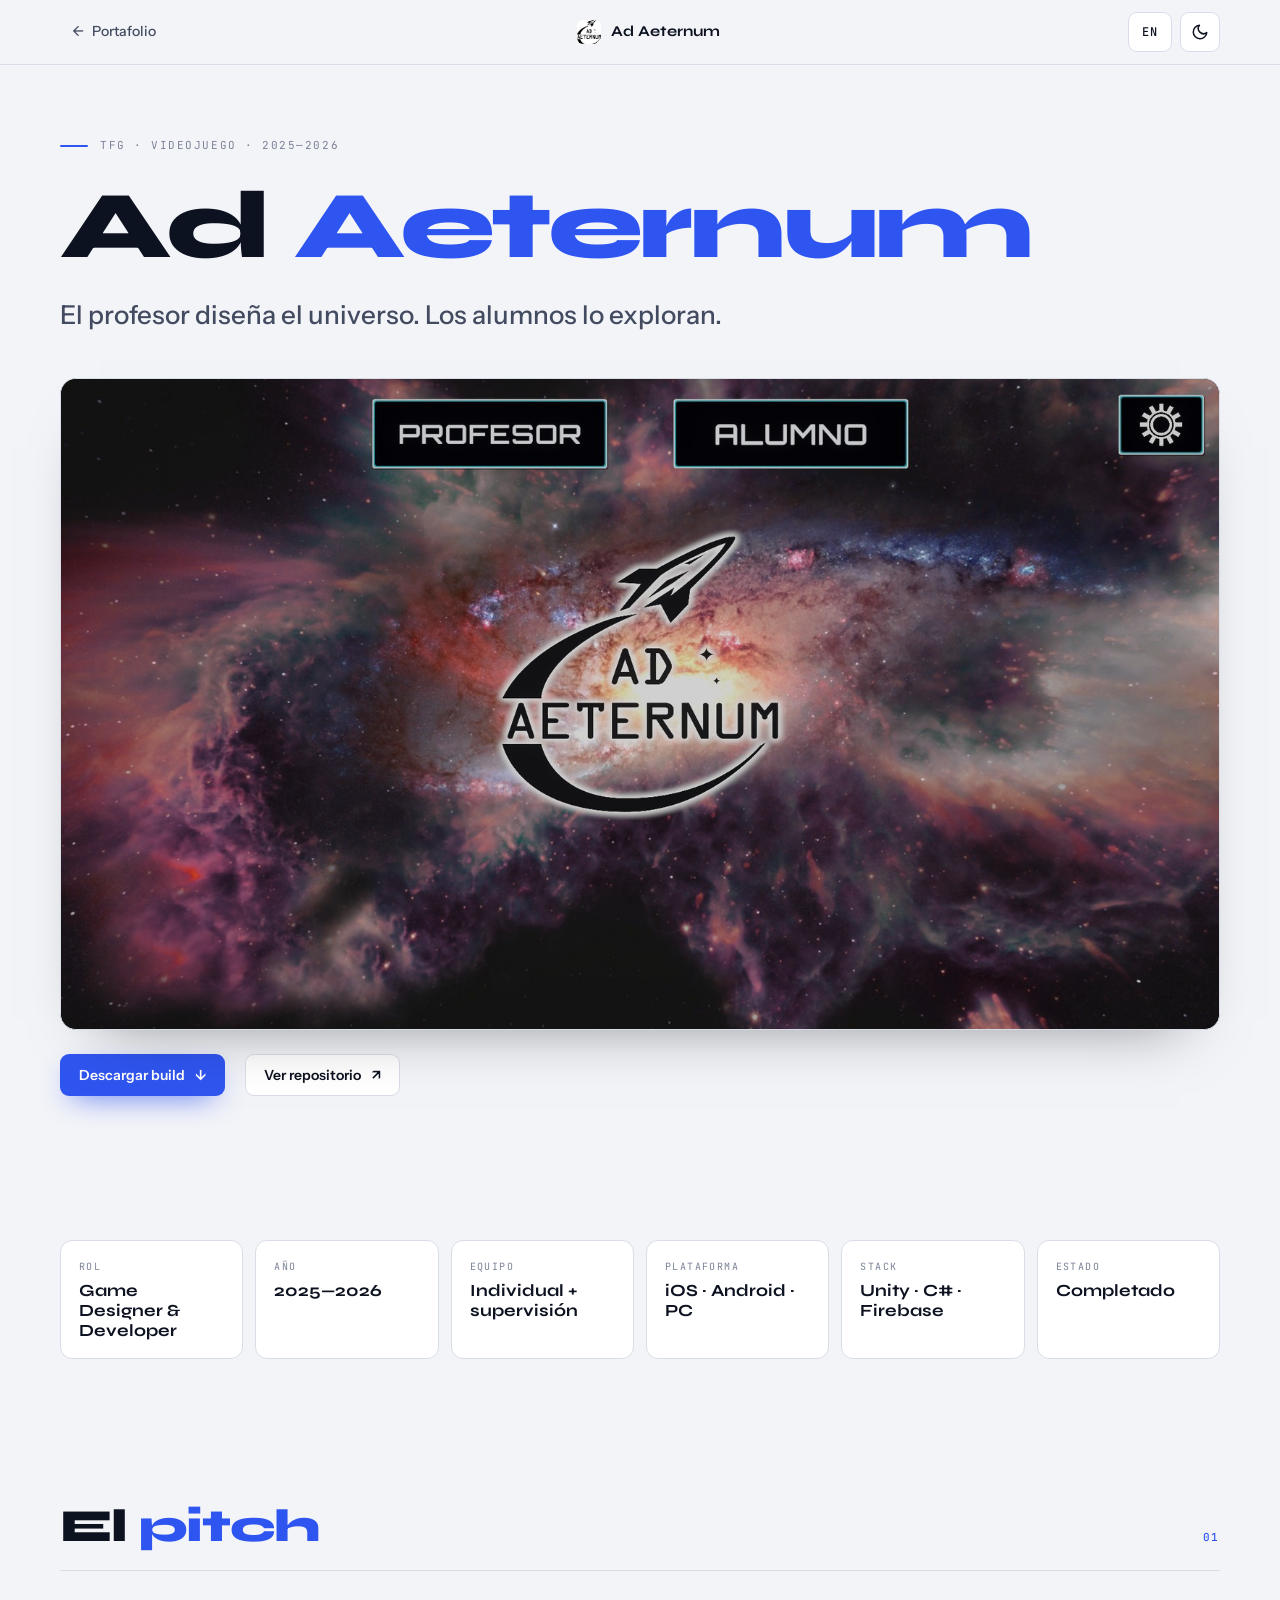
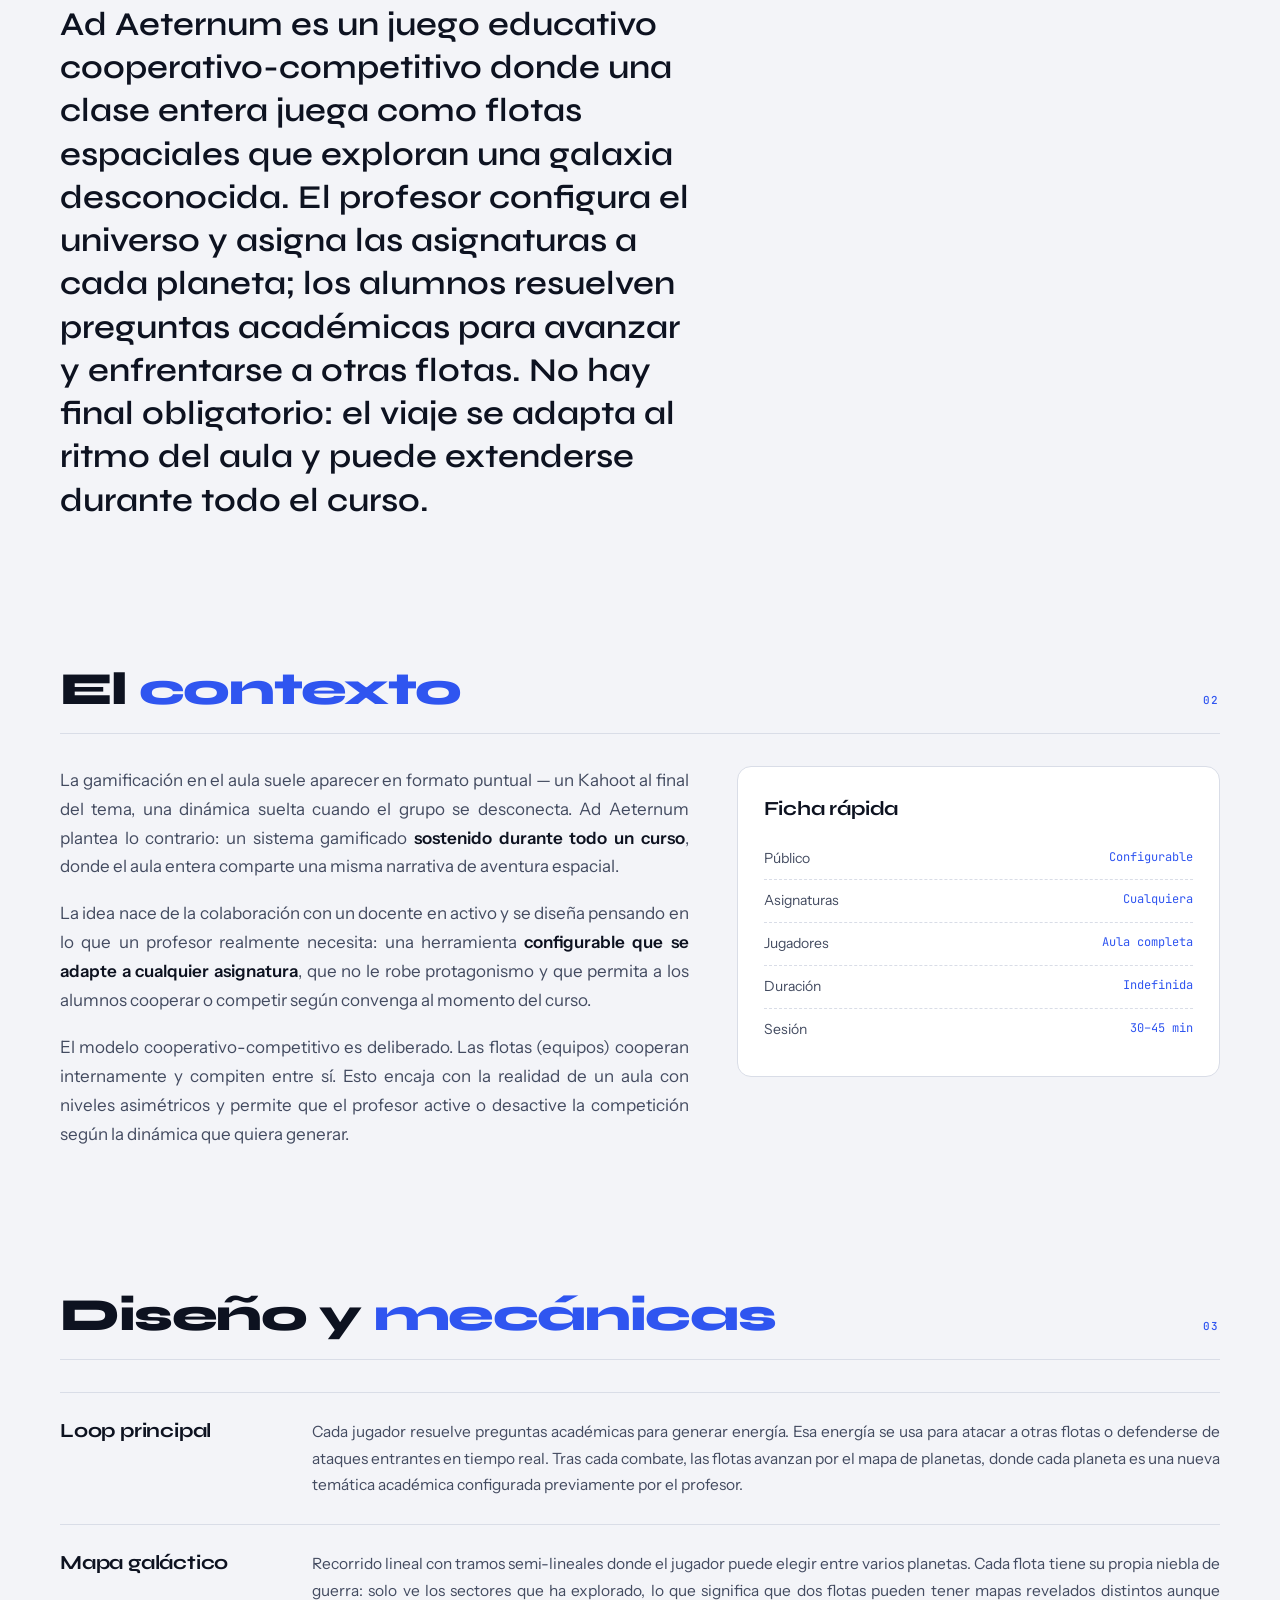
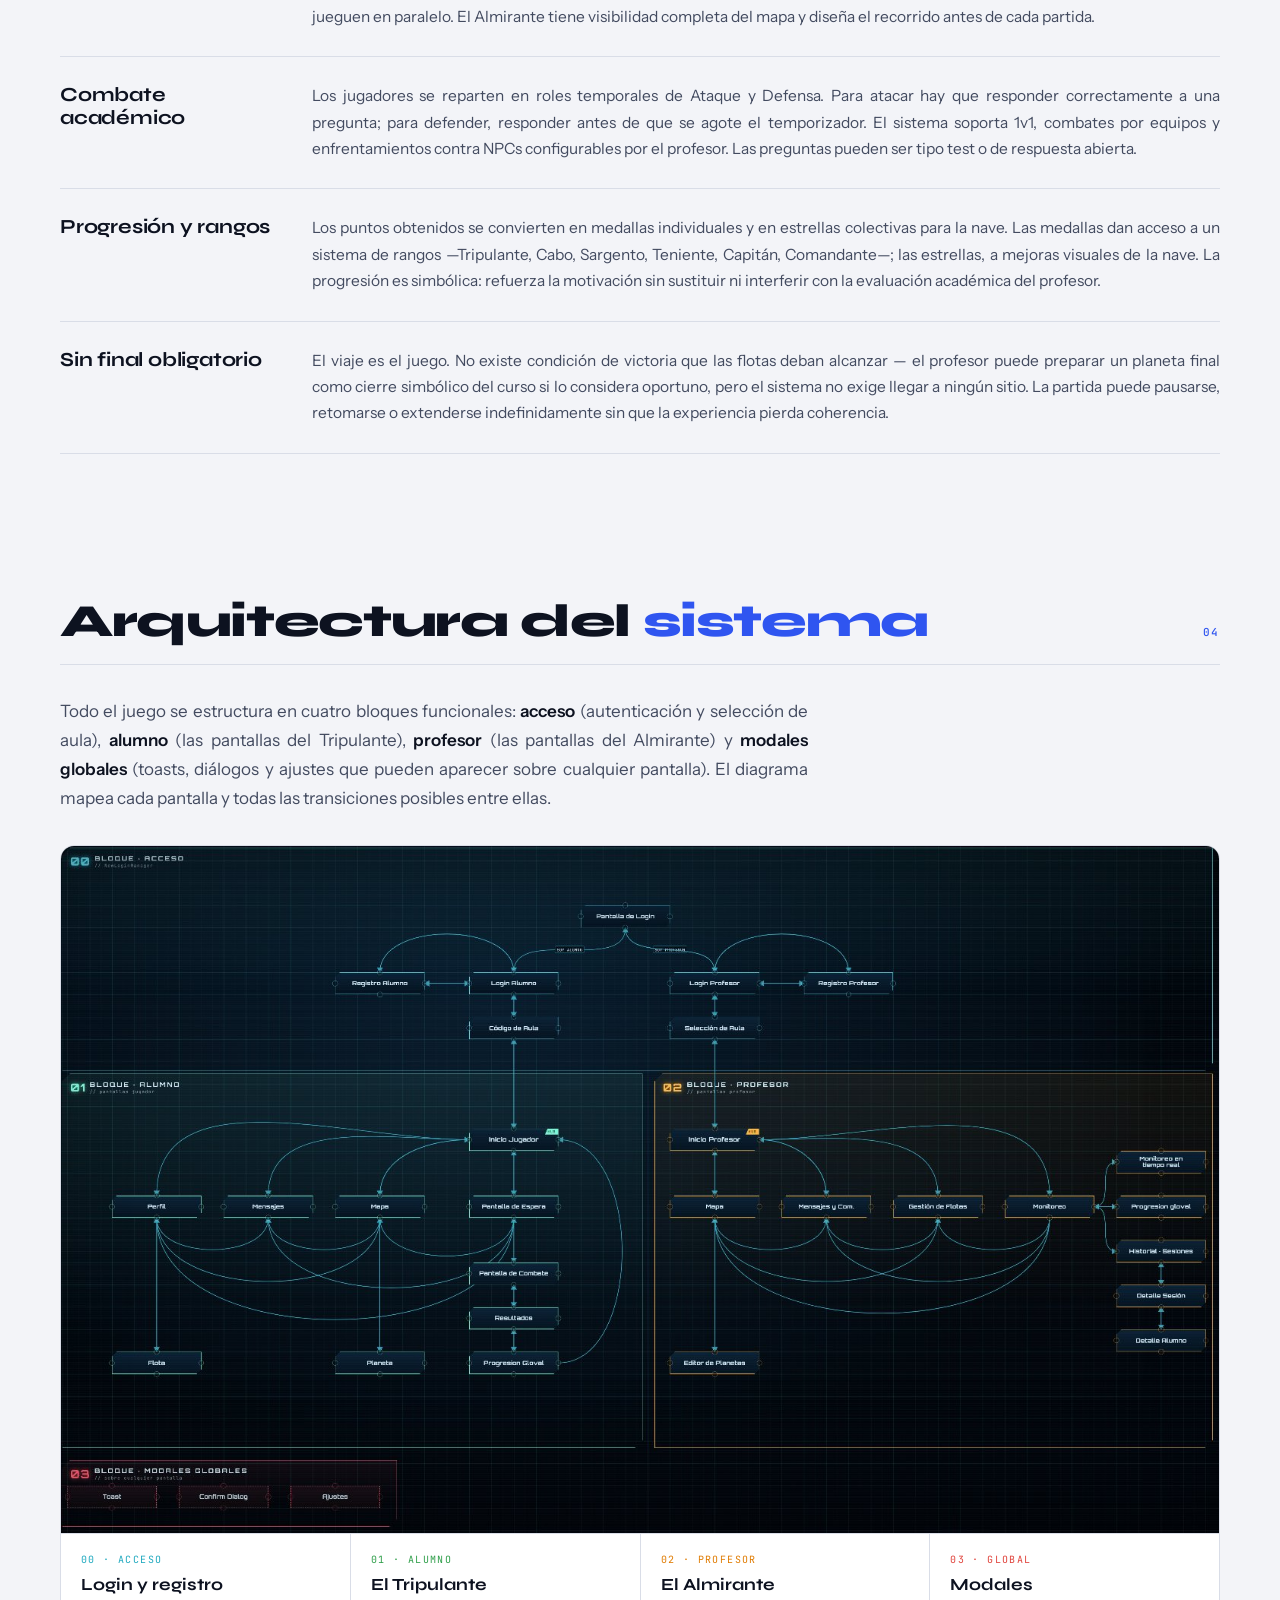
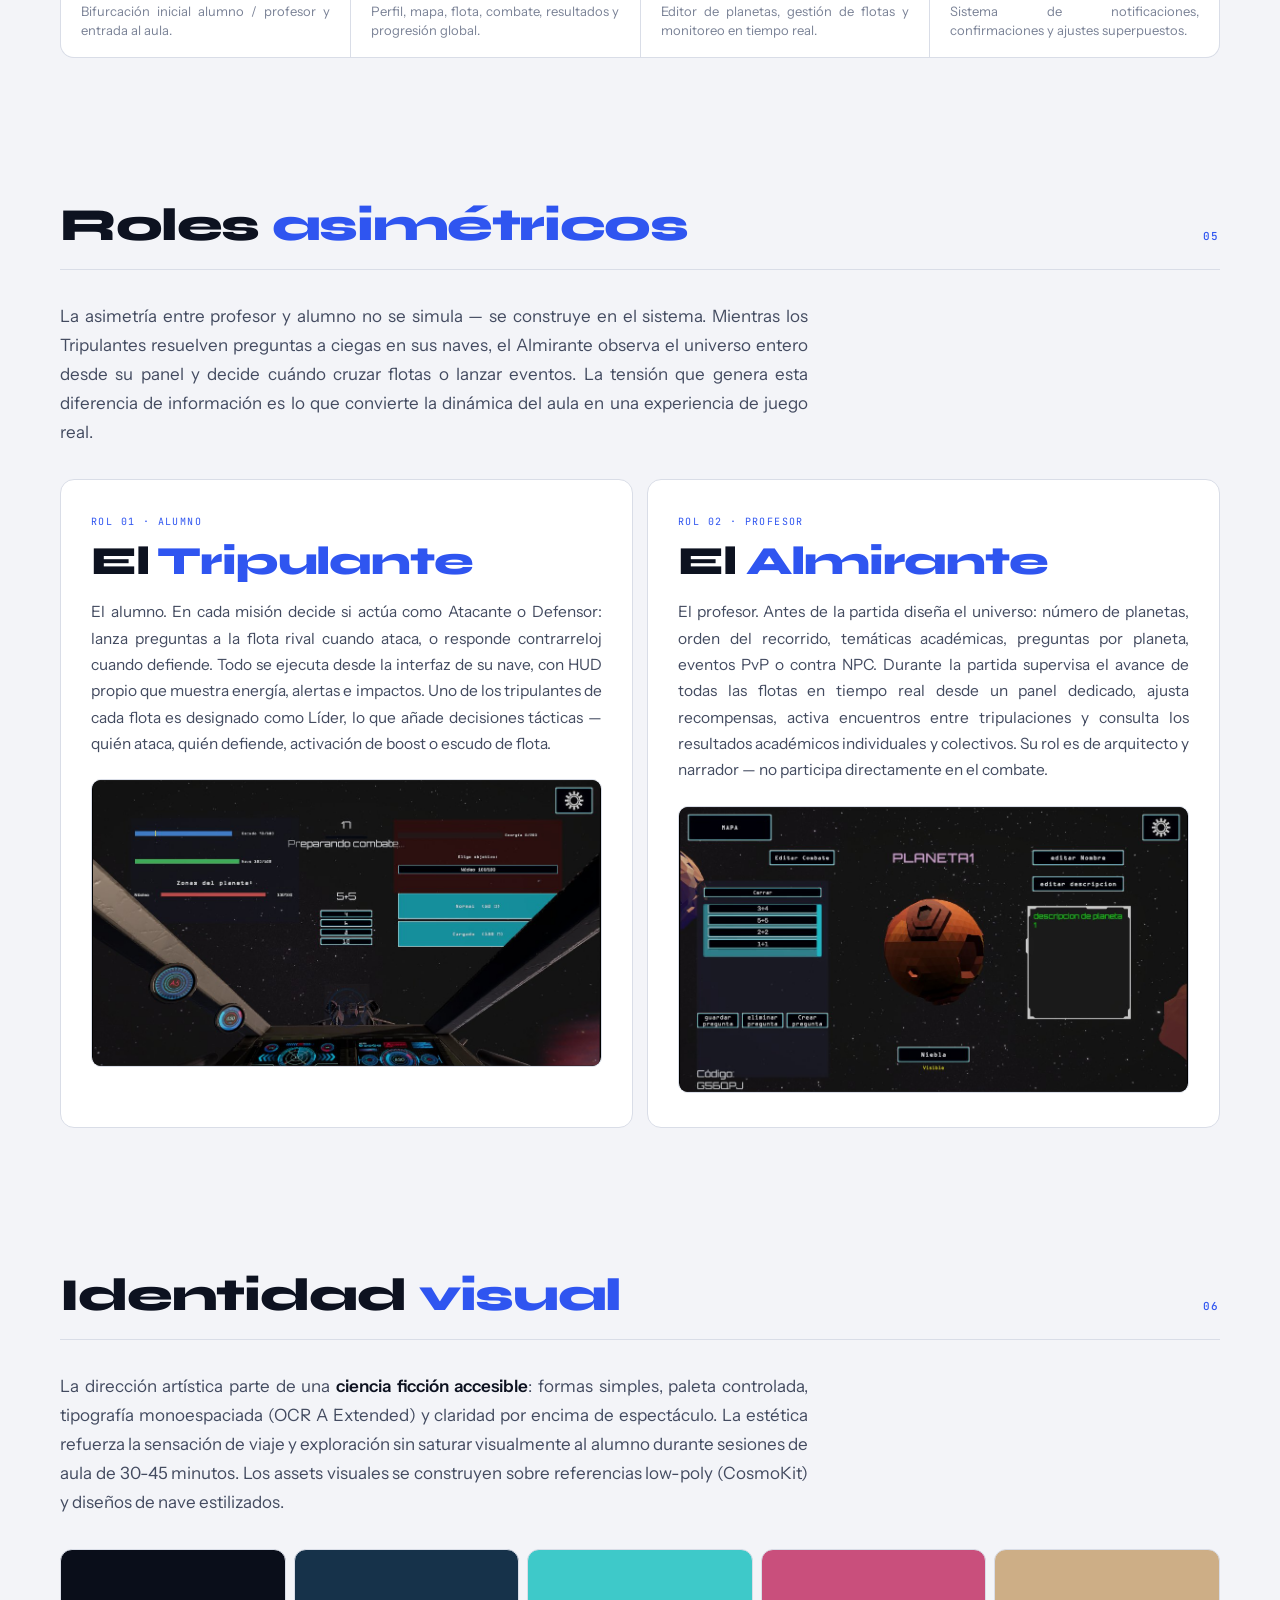
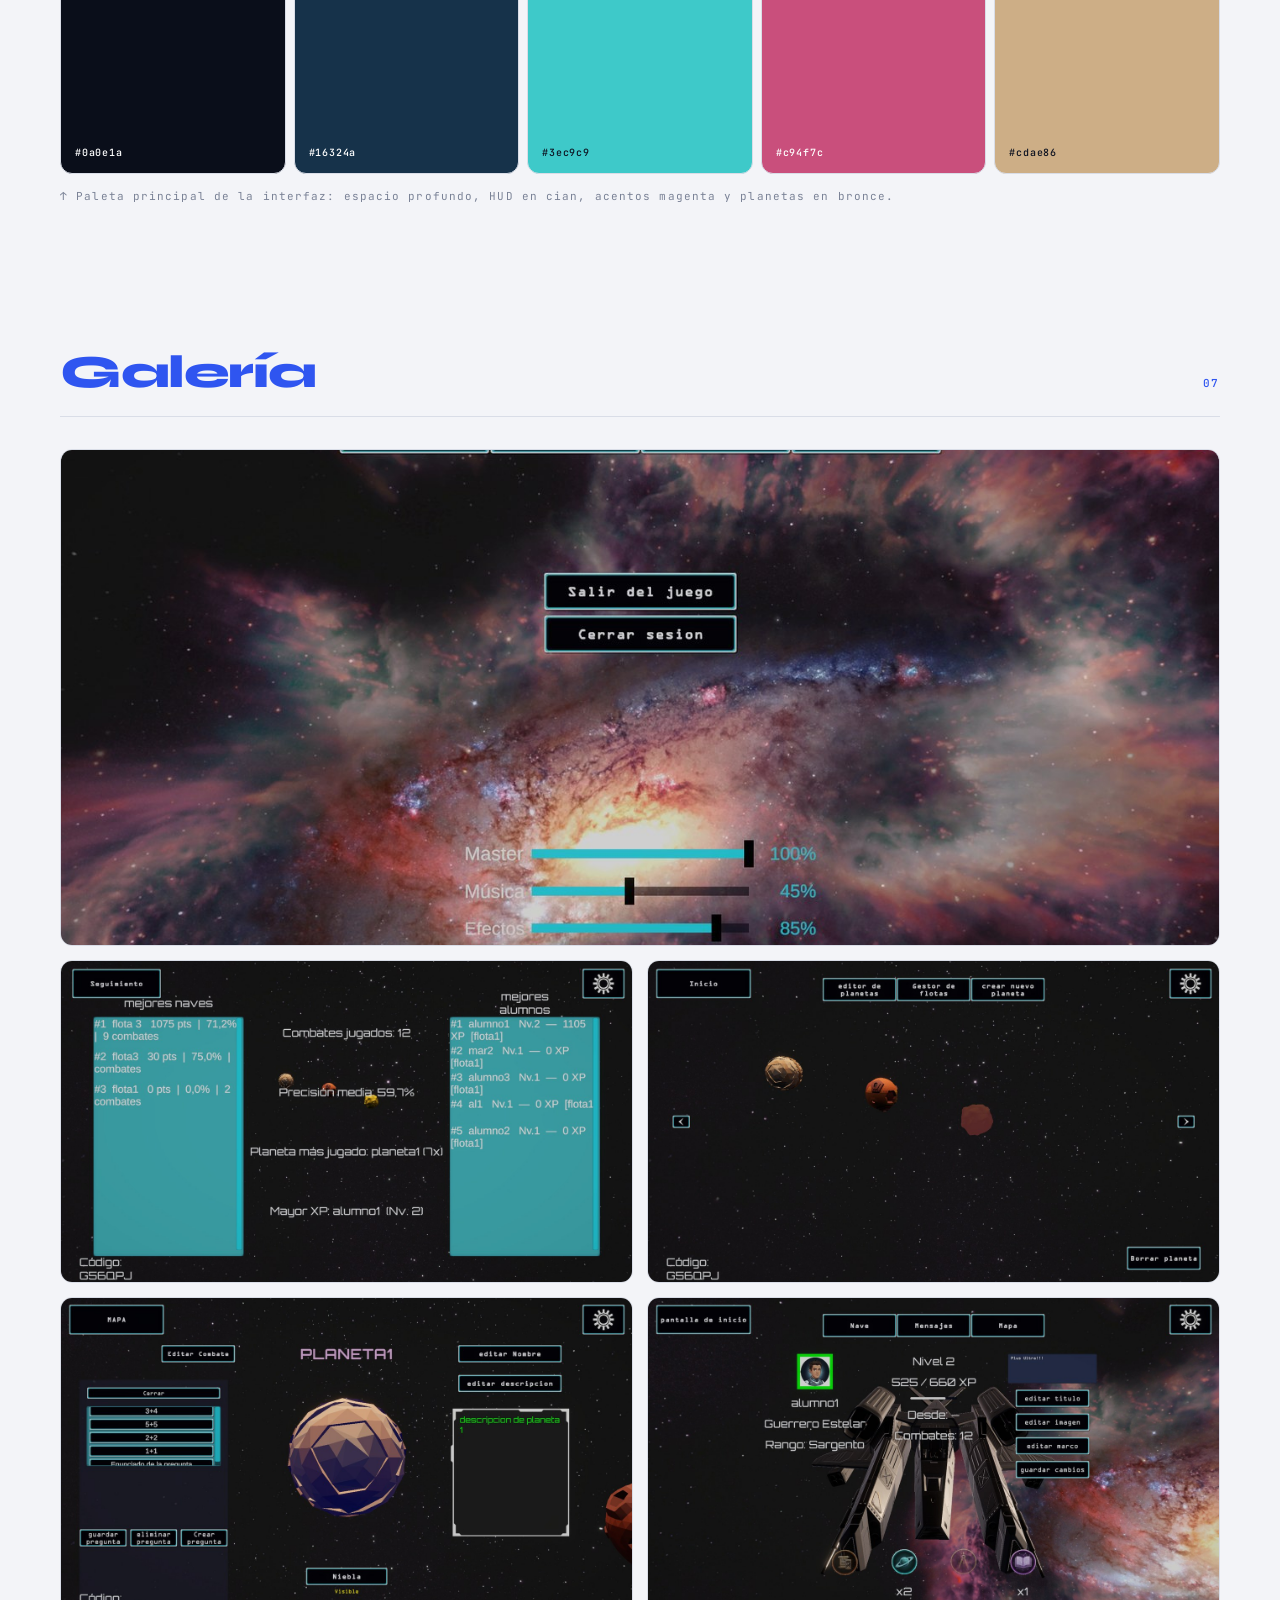
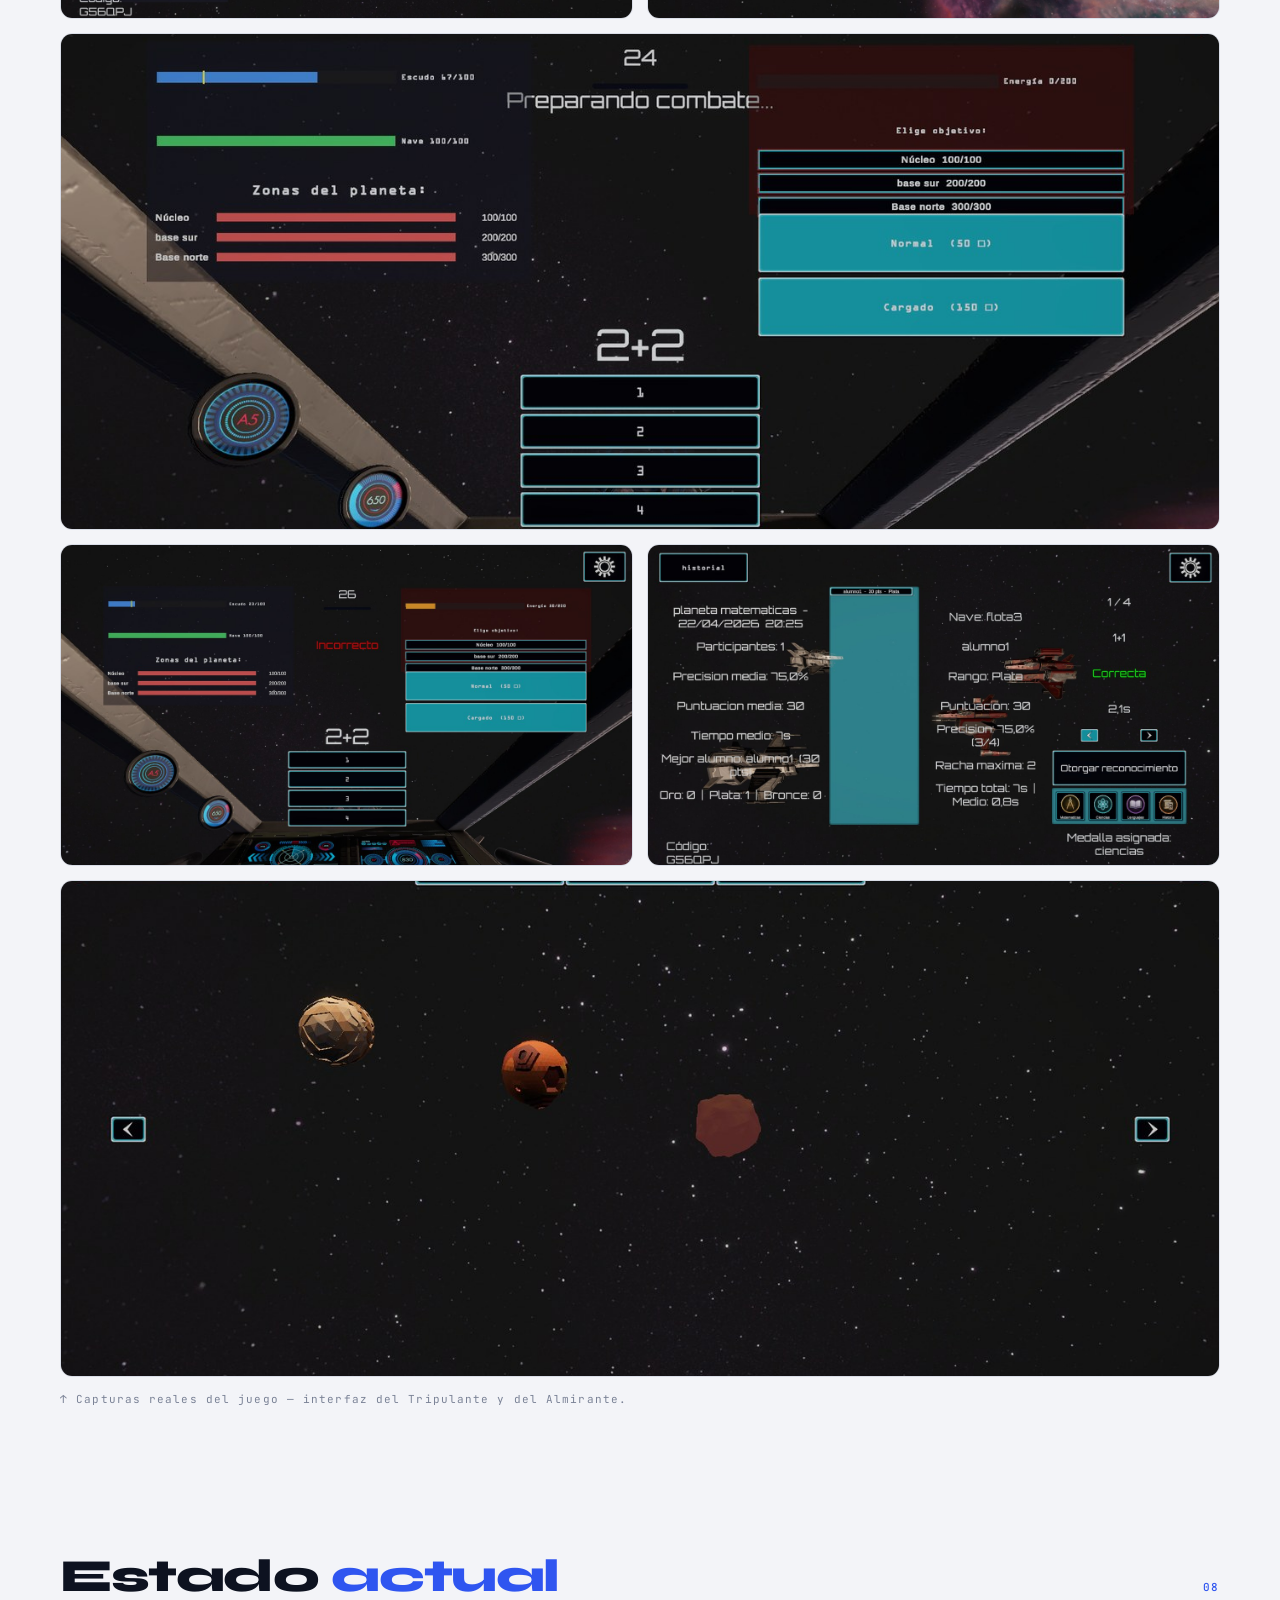
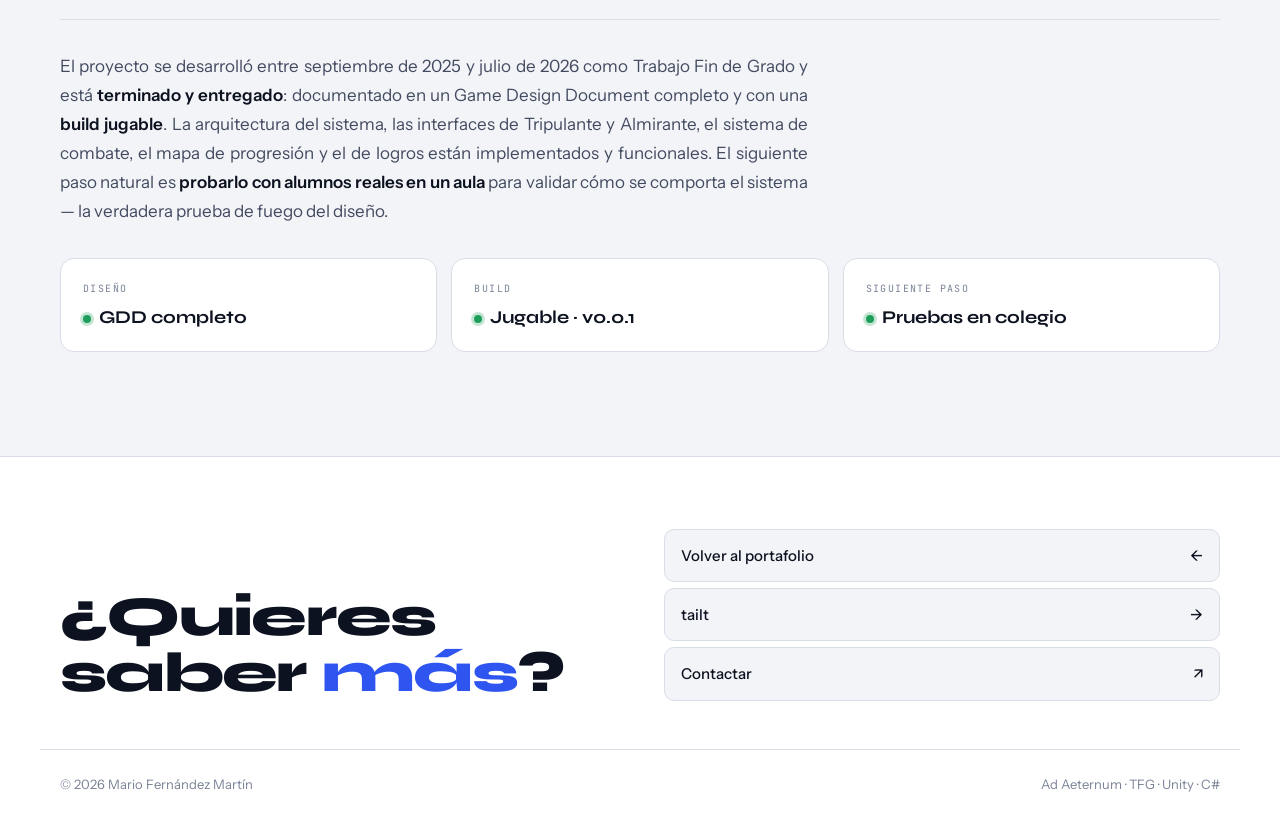
<file: ad-aeternum.html>
<!DOCTYPE html>
<html lang="es">
<head>
<meta charset="UTF-8">
<meta name="viewport" content="width=device-width, initial-scale=1.0">
<title>Ad Aeternum — Mario Fernández Martín</title>
<meta name="description" content="Ad Aeternum — Trabajo Fin de Grado de Mario Fernández Martín. Videojuego educativo cooperativo-competitivo.">
<link rel="icon" href="assets/favicon.svg" type="image/svg+xml">
<meta property="og:type" content="website">
<meta property="og:url" content="https://mariofernandezmartin.pages.dev/ad-aeternum.html">
<meta property="og:title" content="Ad Aeternum — Mario Fernández Martín">
<meta property="og:description" content="TFG: videojuego educativo cooperativo-competitivo de temática espacial. Unity · C#.">
<meta property="og:image" content="https://mariofernandezmartin.pages.dev/assets/og.png">
<meta name="twitter:card" content="summary_large_image">
<meta name="twitter:title" content="Ad Aeternum — Mario Fernández Martín">
<meta name="twitter:description" content="TFG: videojuego educativo cooperativo-competitivo de temática espacial. Unity · C#.">
<meta name="twitter:image" content="https://mariofernandezmartin.pages.dev/assets/og.png">
<link rel="preconnect" href="https://fonts.googleapis.com">
<link rel="preconnect" href="https://fonts.gstatic.com" crossorigin>
<link href="https://fonts.googleapis.com/css2?family=Syne:wght@500;700;800&family=Instrument+Sans:ital,wght@0,400;0,500;0,600;1,400&family=JetBrains+Mono:wght@400;500&display=swap" rel="stylesheet">
<link rel="stylesheet" href="estilo.css">
<script>(function(){try{var t=localStorage.getItem('tema');if(t)document.documentElement.dataset.theme=t;var l=localStorage.getItem('lang');if(l)document.documentElement.lang=l;}catch(e){}})();</script>
</head>
<body class="lang-es">
<div class="progress" id="progress"></div>
<svg class="inkdefs" aria-hidden="true"><defs>
  <mask id="inkmask" maskUnits="userSpaceOnUse" maskContentUnits="userSpaceOnUse" x="0" y="0" width="100000" height="100000">
    <rect width="100000" height="100000" fill="#fff"/>
    <path id="inkpath" fill="#000" fill-rule="evenodd" d=""/>
  </mask>
</defs></svg>

<nav class="topnav" id="nav"><div class="wrap">
  <a href="index.html" class="back">← <span class="es">Portafolio</span><span class="en">Portfolio</span></a>
  <div class="project-name"><img src="assets/ad-aeternum/logo-bn.jpg" alt="" class="nav-logo">Ad Aeternum</div>
  <div class="nav-actions">
    <button id="lang-toggle" class="lang-toggle" aria-label="Cambiar idioma">EN</button>
    <button class="theme" id="theme" aria-label="Cambiar tema" title="Cambiar tema">
      <svg class="moon" viewBox="0 0 24 24" fill="none" stroke="currentColor" stroke-width="2" stroke-linecap="round" stroke-linejoin="round"><path d="M21 12.8A9 9 0 1 1 11.2 3a7 7 0 0 0 9.8 9.8z"/></svg>
      <svg class="sun" viewBox="0 0 24 24" fill="none" stroke="currentColor" stroke-width="2" stroke-linecap="round" stroke-linejoin="round"><circle cx="12" cy="12" r="4"/><path d="M12 2v2M12 20v2M4.9 4.9l1.4 1.4M17.7 17.7l1.4 1.4M2 12h2M20 12h2M4.9 19.1l1.4-1.4M17.7 6.3l1.4-1.4"/></svg>
    </button>
  </div>
</div></nav>

<main>

  <!-- HERO -->
  <section class="project-hero">
    <div class="meta">
      <span class="bar"></span>
      <span class="es">TFG · Videojuego · 2025—2026</span>
      <span class="en">Final Degree Project · Video game · 2025—2026</span>
    </div>
    <h1>Ad <span class="italic">Aeternum</span></h1>
    <p class="tagline">
      <span class="es">El profesor diseña el universo. Los alumnos lo exploran.</span>
      <span class="en">The teacher designs the universe. The students explore it.</span>
    </p>

    <div class="hero-image">
      <img src="assets/ad-aeternum/portada.jpg" alt="Pantalla de ingreso de Ad Aeternum con el logo del juego sobre la galaxia">
    </div>

    <div class="demo-cta">
      <a href="https://drive.google.com/file/d/1gtjh4DkAHmWkRt_-WnbS87N2kCeh5v72/view?usp=sharing" target="_blank" rel="noopener" class="live-btn">
        <span class="es">Descargar build</span><span class="en">Download build</span>
        <span>↓</span>
      </a>
      <a href="https://github.com/mariolinlon/AdAeternum" target="_blank" rel="noopener" class="live-btn ghost">
        <span class="es">Ver repositorio</span><span class="en">View repository</span>
        <span>↗</span>
      </a>
    </div>
  </section>

  <!-- META STRIP -->
  <section class="meta-strip">
    <div class="meta-strip-grid">
      <div class="meta-item">
        <div class="label"><span class="es">Rol</span><span class="en">Role</span></div>
        <div class="value">Game Designer & Developer</div>
      </div>
      <div class="meta-item">
        <div class="label"><span class="es">Año</span><span class="en">Year</span></div>
        <div class="value">2025—2026</div>
      </div>
      <div class="meta-item">
        <div class="label"><span class="es">Equipo</span><span class="en">Team</span></div>
        <div class="value"><span class="es">Individual + supervisión</span><span class="en">Solo + supervision</span></div>
      </div>
      <div class="meta-item">
        <div class="label"><span class="es">Plataforma</span><span class="en">Platform</span></div>
        <div class="value">iOS · Android · PC</div>
      </div>
      <div class="meta-item">
        <div class="label">Stack</div>
        <div class="value">Unity · C# · Firebase</div>
      </div>
      <div class="meta-item">
        <div class="label"><span class="es">Estado</span><span class="en">Status</span></div>
        <div class="value"><span class="es">Completado</span><span class="en">Completed</span></div>
      </div>
    </div>
  </section>

  <!-- PITCH -->
  <section class="content-section rv">
    <h2>
      <span class="es">El <span class="italic">pitch</span></span><span class="en">The <span class="italic">pitch</span></span>
      <span class="num">01</span>
    </h2>
    <p class="pitch-body">
      <span class="es">Ad Aeternum es un juego educativo cooperativo-competitivo donde una clase entera juega como flotas espaciales que exploran una galaxia desconocida. El profesor configura el universo y asigna las asignaturas a cada planeta; los alumnos resuelven preguntas académicas para avanzar y enfrentarse a otras flotas. No hay final obligatorio: el viaje se adapta al ritmo del aula y puede extenderse durante todo el curso.</span>
      <span class="en">Ad Aeternum is an educational cooperative-competitive game where an entire classroom plays as space fleets exploring an unknown galaxy. The teacher configures the universe and assigns subjects to each planet; students answer academic questions to advance and confront other fleets. There's no mandatory ending: the journey adapts to the classroom's pace and can stretch across an entire school year.</span>
    </p>
  </section>

  <!-- CONTEXTO -->
  <section class="content-section rv">
    <h2>
      <span class="es">El <span class="italic">contexto</span></span><span class="en">The <span class="italic">context</span></span>
      <span class="num">02</span>
    </h2>
    <div class="two-col">
      <div class="body-text">
        <p>
          <span class="es">La gamificación en el aula suele aparecer en formato puntual — un Kahoot al final del tema, una dinámica suelta cuando el grupo se desconecta. Ad Aeternum plantea lo contrario: un sistema gamificado <strong>sostenido durante todo un curso</strong>, donde el aula entera comparte una misma narrativa de aventura espacial.</span>
          <span class="en">Gamification in classrooms usually shows up as one-off moments — a Kahoot at the end of a topic, a quick dynamic when the group disengages. Ad Aeternum proposes the opposite: a gamified system <strong>sustained across an entire course</strong>, where the whole classroom shares the same narrative of space exploration.</span>
        </p>
        <p>
          <span class="es">La idea nace de la colaboración con un docente en activo y se diseña pensando en lo que un profesor realmente necesita: una herramienta <strong>configurable que se adapte a cualquier asignatura</strong>, que no le robe protagonismo y que permita a los alumnos cooperar o competir según convenga al momento del curso.</span>
          <span class="en">The idea was born from collaboration with a working teacher, designed around what a teacher actually needs: a <strong>configurable tool that adapts to any subject</strong>, doesn't steal the spotlight, and lets students cooperate or compete according to the needs of each moment.</span>
        </p>
        <p>
          <span class="es">El modelo cooperativo-competitivo es deliberado. Las flotas (equipos) cooperan internamente y compiten entre sí. Esto encaja con la realidad de un aula con niveles asimétricos y permite que el profesor active o desactive la competición según la dinámica que quiera generar.</span>
          <span class="en">The co-op competitive model is deliberate. Fleets (teams) cooperate internally and compete with each other. This fits the reality of a classroom with asymmetric skill levels, and lets the teacher activate or deactivate competition depending on the dynamic they want to create.</span>
        </p>
      </div>
      <div class="two-col-card">
        <h3><span class="es">Ficha rápida</span><span class="en">Quick facts</span></h3>
        <ul>
          <li><span><span class="es">Público</span><span class="en">Audience</span></span><span><span class="es">Configurable</span><span class="en">Configurable</span></span></li>
          <li><span><span class="es">Asignaturas</span><span class="en">Subjects</span></span><span><span class="es">Cualquiera</span><span class="en">Any</span></span></li>
          <li><span><span class="es">Jugadores</span><span class="en">Players</span></span><span><span class="es">Aula completa</span><span class="en">Full classroom</span></span></li>
          <li><span><span class="es">Duración</span><span class="en">Length</span></span><span><span class="es">Indefinida</span><span class="en">Open-ended</span></span></li>
          <li><span><span class="es">Sesión</span><span class="en">Session</span></span><span><span class="es">30–45 min</span><span class="en">30–45 min</span></span></li>
        </ul>
      </div>
    </div>
  </section>

  <!-- LOOP / MECÁNICAS -->
  <section class="content-section rv">
    <h2>
      <span class="es">Diseño y <span class="italic">mecánicas</span></span><span class="en">Design & <span class="italic">mechanics</span></span>
      <span class="num">03</span>
    </h2>

    <div class="mechanics-list">
      <div class="mechanic-item">
        <div class="mech-label"><span class="es">Loop principal</span><span class="en">Core loop</span></div>
        <div class="mech-body">
          <span class="es">Cada jugador resuelve preguntas académicas para generar energía. Esa energía se usa para atacar a otras flotas o defenderse de ataques entrantes en tiempo real. Tras cada combate, las flotas avanzan por el mapa de planetas, donde cada planeta es una nueva temática académica configurada previamente por el profesor.</span>
          <span class="en">Each player solves academic questions to generate energy. That energy is spent on attacking rival fleets or defending against incoming attacks in real time. After each combat, fleets advance through the planet map, where every planet is a new subject configured by the teacher.</span>
        </div>
      </div>

      <div class="mechanic-item">
        <div class="mech-label"><span class="es">Mapa galáctico</span><span class="en">Galaxy map</span></div>
        <div class="mech-body">
          <span class="es">Recorrido lineal con tramos semi-lineales donde el jugador puede elegir entre varios planetas. Cada flota tiene su propia niebla de guerra: solo ve los sectores que ha explorado, lo que significa que dos flotas pueden tener mapas revelados distintos aunque jueguen en paralelo. El Almirante tiene visibilidad completa del mapa y diseña el recorrido antes de cada partida.</span>
          <span class="en">A linear route with semi-linear sections where players choose between several planets. Each fleet has its own fog of war: they only see sectors they've explored, meaning two fleets can have entirely different revealed maps while playing in parallel. The Admiral has full map visibility and designs the route before each match.</span>
        </div>
      </div>

      <div class="mechanic-item">
        <div class="mech-label"><span class="es">Combate académico</span><span class="en">Academic combat</span></div>
        <div class="mech-body">
          <span class="es">Los jugadores se reparten en roles temporales de Ataque y Defensa. Para atacar hay que responder correctamente a una pregunta; para defender, responder antes de que se agote el temporizador. El sistema soporta 1v1, combates por equipos y enfrentamientos contra NPCs configurables por el profesor. Las preguntas pueden ser tipo test o de respuesta abierta.</span>
          <span class="en">Players split into temporary Attack and Defense roles. To attack you must correctly answer a question; to defend, answer before the timer runs out. The system supports 1v1, team combat, and engagements against NPCs configured by the teacher. Questions can be multiple-choice or open-answer.</span>
        </div>
      </div>

      <div class="mechanic-item">
        <div class="mech-label"><span class="es">Progresión y rangos</span><span class="en">Progression & ranks</span></div>
        <div class="mech-body">
          <span class="es">Los puntos obtenidos se convierten en medallas individuales y en estrellas colectivas para la nave. Las medallas dan acceso a un sistema de rangos —Tripulante, Cabo, Sargento, Teniente, Capitán, Comandante—; las estrellas, a mejoras visuales de la nave. La progresión es simbólica: refuerza la motivación sin sustituir ni interferir con la evaluación académica del profesor.</span>
          <span class="en">Points earned translate into individual medals and collective ship stars. Medals unlock a rank system — Crewmember, Corporal, Sergeant, Lieutenant, Captain, Commander; stars unlock visual upgrades for the ship. Progression is symbolic: it reinforces motivation without replacing or interfering with the teacher's academic evaluation.</span>
        </div>
      </div>

      <div class="mechanic-item">
        <div class="mech-label"><span class="es">Sin final obligatorio</span><span class="en">No mandatory ending</span></div>
        <div class="mech-body">
          <span class="es">El viaje es el juego. No existe condición de victoria que las flotas deban alcanzar — el profesor puede preparar un planeta final como cierre simbólico del curso si lo considera oportuno, pero el sistema no exige llegar a ningún sitio. La partida puede pausarse, retomarse o extenderse indefinidamente sin que la experiencia pierda coherencia.</span>
          <span class="en">The journey is the game. There's no win condition fleets must reach — the teacher can prepare a final planet as a symbolic course closure if they wish, but the system never demands it. The match can pause, resume, or stretch indefinitely without losing coherence.</span>
        </div>
      </div>
    </div>
  </section>

  <!-- ARQUITECTURA DEL SISTEMA -->
  <section class="content-section rv">
    <h2>
      <span class="es">Arquitectura del <span class="italic">sistema</span></span><span class="en">System <span class="italic">architecture</span></span>
      <span class="num">04</span>
    </h2>
    <div class="body-text">
      <p>
        <span class="es">Todo el juego se estructura en cuatro bloques funcionales: <strong>acceso</strong> (autenticación y selección de aula), <strong>alumno</strong> (las pantallas del Tripulante), <strong>profesor</strong> (las pantallas del Almirante) y <strong>modales globales</strong> (toasts, diálogos y ajustes que pueden aparecer sobre cualquier pantalla). El diagrama mapea cada pantalla y todas las transiciones posibles entre ellas.</span>
        <span class="en">The whole game is structured into four functional blocks: <strong>access</strong> (authentication and classroom selection), <strong>student</strong> (Crewmember screens), <strong>teacher</strong> (Admiral screens), and <strong>global modals</strong> (toasts, dialogs and settings that can appear over any screen). The diagram maps every screen and all possible transitions between them.</span>
      </p>
    </div>

    <div class="architecture-frame">
      <img src="assets/ad-aeternum/flujo-pantallas.png" alt="Diagrama de flujo de pantallas de Ad Aeternum">
    </div>

    <div class="architecture-legend">
      <div class="legend-item acceso">
        <div class="legend-code">00 · ACCESO</div>
        <div class="legend-label"><span class="es">Login y registro</span><span class="en">Login & sign-up</span></div>
        <div class="legend-desc"><span class="es">Bifurcación inicial alumno / profesor y entrada al aula.</span><span class="en">Initial student / teacher fork and classroom entry.</span></div>
      </div>
      <div class="legend-item alumno">
        <div class="legend-code">01 · ALUMNO</div>
        <div class="legend-label"><span class="es">El Tripulante</span><span class="en">The Crewmember</span></div>
        <div class="legend-desc"><span class="es">Perfil, mapa, flota, combate, resultados y progresión global.</span><span class="en">Profile, map, fleet, combat, results and global progression.</span></div>
      </div>
      <div class="legend-item profesor">
        <div class="legend-code">02 · PROFESOR</div>
        <div class="legend-label"><span class="es">El Almirante</span><span class="en">The Admiral</span></div>
        <div class="legend-desc"><span class="es">Editor de planetas, gestión de flotas y monitoreo en tiempo real.</span><span class="en">Planet editor, fleet management and real-time monitoring.</span></div>
      </div>
      <div class="legend-item global">
        <div class="legend-code">03 · GLOBAL</div>
        <div class="legend-label"><span class="es">Modales</span><span class="en">Modals</span></div>
        <div class="legend-desc"><span class="es">Sistema de notificaciones, confirmaciones y ajustes superpuestos.</span><span class="en">Notification, confirmation and settings overlay system.</span></div>
      </div>
    </div>
  </section>

  <!-- LOS DOS ROLES -->
  <section class="content-section rv">
    <h2>
      <span class="es">Roles <span class="italic">asimétricos</span></span><span class="en">Asymmetric <span class="italic">roles</span></span>
      <span class="num">05</span>
    </h2>
    <div class="body-text">
      <p>
        <span class="es">La asimetría entre profesor y alumno no se simula — se construye en el sistema. Mientras los Tripulantes resuelven preguntas a ciegas en sus naves, el Almirante observa el universo entero desde su panel y decide cuándo cruzar flotas o lanzar eventos. La tensión que genera esta diferencia de información es lo que convierte la dinámica del aula en una experiencia de juego real.</span>
        <span class="en">The asymmetry between teacher and student isn't simulated — it's built into the system. While Crewmembers solve questions blind from their ships, the Admiral observes the entire universe from a dashboard and decides when to cross fleets or trigger events. The tension this information gap creates is what turns classroom dynamics into a real game experience.</span>
      </p>
    </div>

    <div class="roles-grid">
      <div class="role-card">
        <div class="role-label"><span class="es">Rol 01 · Alumno</span><span class="en">Role 01 · Student</span></div>
        <h3><span class="es">El <span class="italic">Tripulante</span></span><span class="en">The <span class="italic">Crewmember</span></span></h3>
        <p class="role-body">
          <span class="es">El alumno. En cada misión decide si actúa como Atacante o Defensor: lanza preguntas a la flota rival cuando ataca, o responde contrarreloj cuando defiende. Todo se ejecuta desde la interfaz de su nave, con HUD propio que muestra energía, alertas e impactos. Uno de los tripulantes de cada flota es designado como Líder, lo que añade decisiones tácticas — quién ataca, quién defiende, activación de boost o escudo de flota.</span>
          <span class="en">The student. In every mission they choose whether to act as Attacker or Defender: they fire questions at the rival fleet when attacking, or answer against the clock when defending. Everything runs through their ship's interface, with a personal HUD showing energy, alerts and impacts. One crewmember per fleet is appointed as Leader, adding tactical decisions — who attacks, who defends, when to activate the fleet's boost or shield.</span>
        </p>
        <div class="role-image">
          <img src="assets/ad-aeternum/combate-ataque.png" alt="HUD del Tripulante en modo Ataque">
        </div>
      </div>
      <div class="role-card">
        <div class="role-label"><span class="es">Rol 02 · Profesor</span><span class="en">Role 02 · Teacher</span></div>
        <h3><span class="es">El <span class="italic">Almirante</span></span><span class="en">The <span class="italic">Admiral</span></span></h3>
        <p class="role-body">
          <span class="es">El profesor. Antes de la partida diseña el universo: número de planetas, orden del recorrido, temáticas académicas, preguntas por planeta, eventos PvP o contra NPC. Durante la partida supervisa el avance de todas las flotas en tiempo real desde un panel dedicado, ajusta recompensas, activa encuentros entre tripulaciones y consulta los resultados académicos individuales y colectivos. Su rol es de arquitecto y narrador — no participa directamente en el combate.</span>
          <span class="en">The teacher. Before the match they design the universe: number of planets, route order, academic themes, questions per planet, PvP and vs-NPC events. During play they supervise every fleet's progress in real time from a dedicated dashboard, adjust rewards, trigger encounters between crews, and consult individual and collective academic results. Their role is architect and narrator — they don't participate directly in combat.</span>
        </p>
        <div class="role-image">
          <img src="assets/ad-aeternum/almirante-config.png" alt="Panel de configuración del Almirante">
        </div>
      </div>
    </div>
  </section>

  <!-- IDENTIDAD VISUAL -->
  <section class="content-section rv">
    <h2>
      <span class="es">Identidad <span class="italic">visual</span></span><span class="en">Visual <span class="italic">identity</span></span>
      <span class="num">06</span>
    </h2>
    <div class="body-text">
      <p>
        <span class="es">La dirección artística parte de una <strong>ciencia ficción accesible</strong>: formas simples, paleta controlada, tipografía monoespaciada (OCR A Extended) y claridad por encima de espectáculo. La estética refuerza la sensación de viaje y exploración sin saturar visualmente al alumno durante sesiones de aula de 30-45 minutos. Los assets visuales se construyen sobre referencias low-poly (CosmoKit) y diseños de nave estilizados.</span>
        <span class="en">The art direction starts from <strong>accessible sci-fi</strong>: simple shapes, controlled palette, monospaced typography (OCR A Extended), and clarity over spectacle. The aesthetic reinforces the sense of journey and exploration without overwhelming students during 30-45 minute classroom sessions. Visual assets are built on low-poly references (CosmoKit) and stylized ship designs.</span>
      </p>
    </div>

    <div class="palette-row">
      <div class="palette-swatch" style="background: #0a0e1a;">#0a0e1a</div>
      <div class="palette-swatch" style="background: #16324a;">#16324a</div>
      <div class="palette-swatch light" style="background: #3ec9c9;">#3ec9c9</div>
      <div class="palette-swatch" style="background: #c94f7c;">#c94f7c</div>
      <div class="palette-swatch light" style="background: #cdae86;">#cdae86</div>
    </div>
    <p style="font-family: var(--mono); font-size: 11px; color: var(--muted); margin-top: 14px; letter-spacing: 0.1em;">
      <span class="es">↑ Paleta principal de la interfaz: espacio profundo, HUD en cian, acentos magenta y planetas en bronce.</span>
      <span class="en">↑ Core interface palette: deep space, cyan HUD, magenta accents and bronze planets.</span>
    </p>
  </section>

  <!-- GALERÍA -->
  <section class="content-section rv">
    <h2>
      <span class="es"><span class="italic">Galería</span></span><span class="en"><span class="italic">Gallery</span></span>
      <span class="num">07</span>
    </h2>
    <div class="gallery">
      <div class="gallery-item span-6">
        <img src="assets/ad-aeternum/gallery/g1-galaxia.jpg" alt="Vista de galaxia y seguimiento del Almirante">
      </div>
      <div class="gallery-item span-3">
        <img src="assets/ad-aeternum/gallery/g2-ranking.jpg" alt="Seguimiento: mejores naves y alumnos">
      </div>
      <div class="gallery-item span-3">
        <img src="assets/ad-aeternum/gallery/g3-editor-planetas.jpg" alt="Editor de planetas del Almirante">
      </div>
      <div class="gallery-item span-3">
        <img src="assets/ad-aeternum/gallery/g4-planeta-preguntas.jpg" alt="Configuración de planeta y editor de preguntas">
      </div>
      <div class="gallery-item span-3">
        <img src="assets/ad-aeternum/gallery/g5-perfil.jpg" alt="Perfil del Tripulante: rango, nivel y títulos">
      </div>
      <div class="gallery-item span-6">
        <img src="assets/ad-aeternum/gallery/g6-combate-prep.jpg" alt="Combate desde la cabina: preparación y selección de objetivo">
      </div>
      <div class="gallery-item span-3">
        <img src="assets/ad-aeternum/gallery/g7-combate-respuesta.jpg" alt="Combate: respuesta contrarreloj desde la nave">
      </div>
      <div class="gallery-item span-3">
        <img src="assets/ad-aeternum/gallery/g8-historial.jpg" alt="Historial de combate y asignación de medallas">
      </div>
      <div class="gallery-item span-6">
        <img src="assets/ad-aeternum/gallery/g9-mapa-tripulante.jpg" alt="Mapa del Tripulante: planetas y navegación">
      </div>
    </div>
    <p style="font-family: var(--mono); font-size: 11px; color: var(--muted); margin-top: 14px; letter-spacing: 0.1em;">
      <span class="es">↑ Capturas reales del juego — interfaz del Tripulante y del Almirante.</span>
      <span class="en">↑ Real in-game captures — Crewmember and Admiral interfaces.</span>
    </p>
  </section>

  <!-- ESTADO -->
  <section class="content-section rv">
    <h2>
      <span class="es">Estado <span class="italic">actual</span></span><span class="en">Current <span class="italic">status</span></span>
      <span class="num">08</span>
    </h2>
    <div class="body-text">
      <p>
        <span class="es">El proyecto se desarrolló entre septiembre de 2025 y julio de 2026 como Trabajo Fin de Grado y está <strong>terminado y entregado</strong>: documentado en un Game Design Document completo y con una <strong>build jugable</strong>. La arquitectura del sistema, las interfaces de Tripulante y Almirante, el sistema de combate, el mapa de progresión y el de logros están implementados y funcionales. El siguiente paso natural es <strong>probarlo con alumnos reales en un aula</strong> para validar cómo se comporta el sistema — la verdadera prueba de fuego del diseño.</span>
        <span class="en">The project was developed between September 2025 and July 2026 as my Final Degree Project and is <strong>finished and delivered</strong>: documented in a complete Game Design Document and shipped as a <strong>playable build</strong>. The system architecture, both Crewmember and Admiral interfaces, the combat system, the progression map, and the achievements system are implemented and functional. The natural next step is <strong>testing it with real students in a classroom</strong> to validate how the system behaves — the design's true trial by fire.</span>
      </p>
    </div>

    <div class="status-grid">
      <div class="status-item">
        <div class="label"><span class="es">Diseño</span><span class="en">Design</span></div>
        <div class="value"><span class="check"></span><span class="es">GDD completo</span><span class="en">GDD complete</span></div>
      </div>
      <div class="status-item">
        <div class="label"><span class="es">Build</span><span class="en">Build</span></div>
        <div class="value"><span class="check"></span><span class="es">Jugable · v0.0.1</span><span class="en">Playable · v0.0.1</span></div>
      </div>
      <div class="status-item">
        <div class="label"><span class="es">Siguiente paso</span><span class="en">Next step</span></div>
        <div class="value"><span class="check"></span><span class="es">Pruebas en colegio</span><span class="en">School playtesting</span></div>
      </div>
    </div>
  </section>

</main>

<!-- FOOTER -->
<footer class="project-footer">
  <div class="project-footer-inner">
    <h3>
      <span class="es">¿Quieres saber <span class="italic">más</span>?</span>
      <span class="en">Want to know <span class="italic">more</span>?</span>
    </h3>
    <div class="nav-links">
      <a href="index.html">
        <span><span class="es">Volver al portafolio</span><span class="en">Back to portfolio</span></span>
        <span>←</span>
      </a>
      <a href="gimnasio-app.html">
        <span>tailt</span>
        <span>→</span>
      </a>
      <a href="mailto:mariofdz2011@gmail.com">
        <span><span class="es">Contactar</span><span class="en">Contact</span></span>
        <span>↗</span>
      </a>
    </div>
  </div>
  <div class="bottom">
    <div>© 2026 Mario Fernández Martín</div>
    <div>Ad Aeternum · TFG · Unity · C#</div>
  </div>
</footer>

<script src="guion.js"></script>
</body>
</html>
</file>
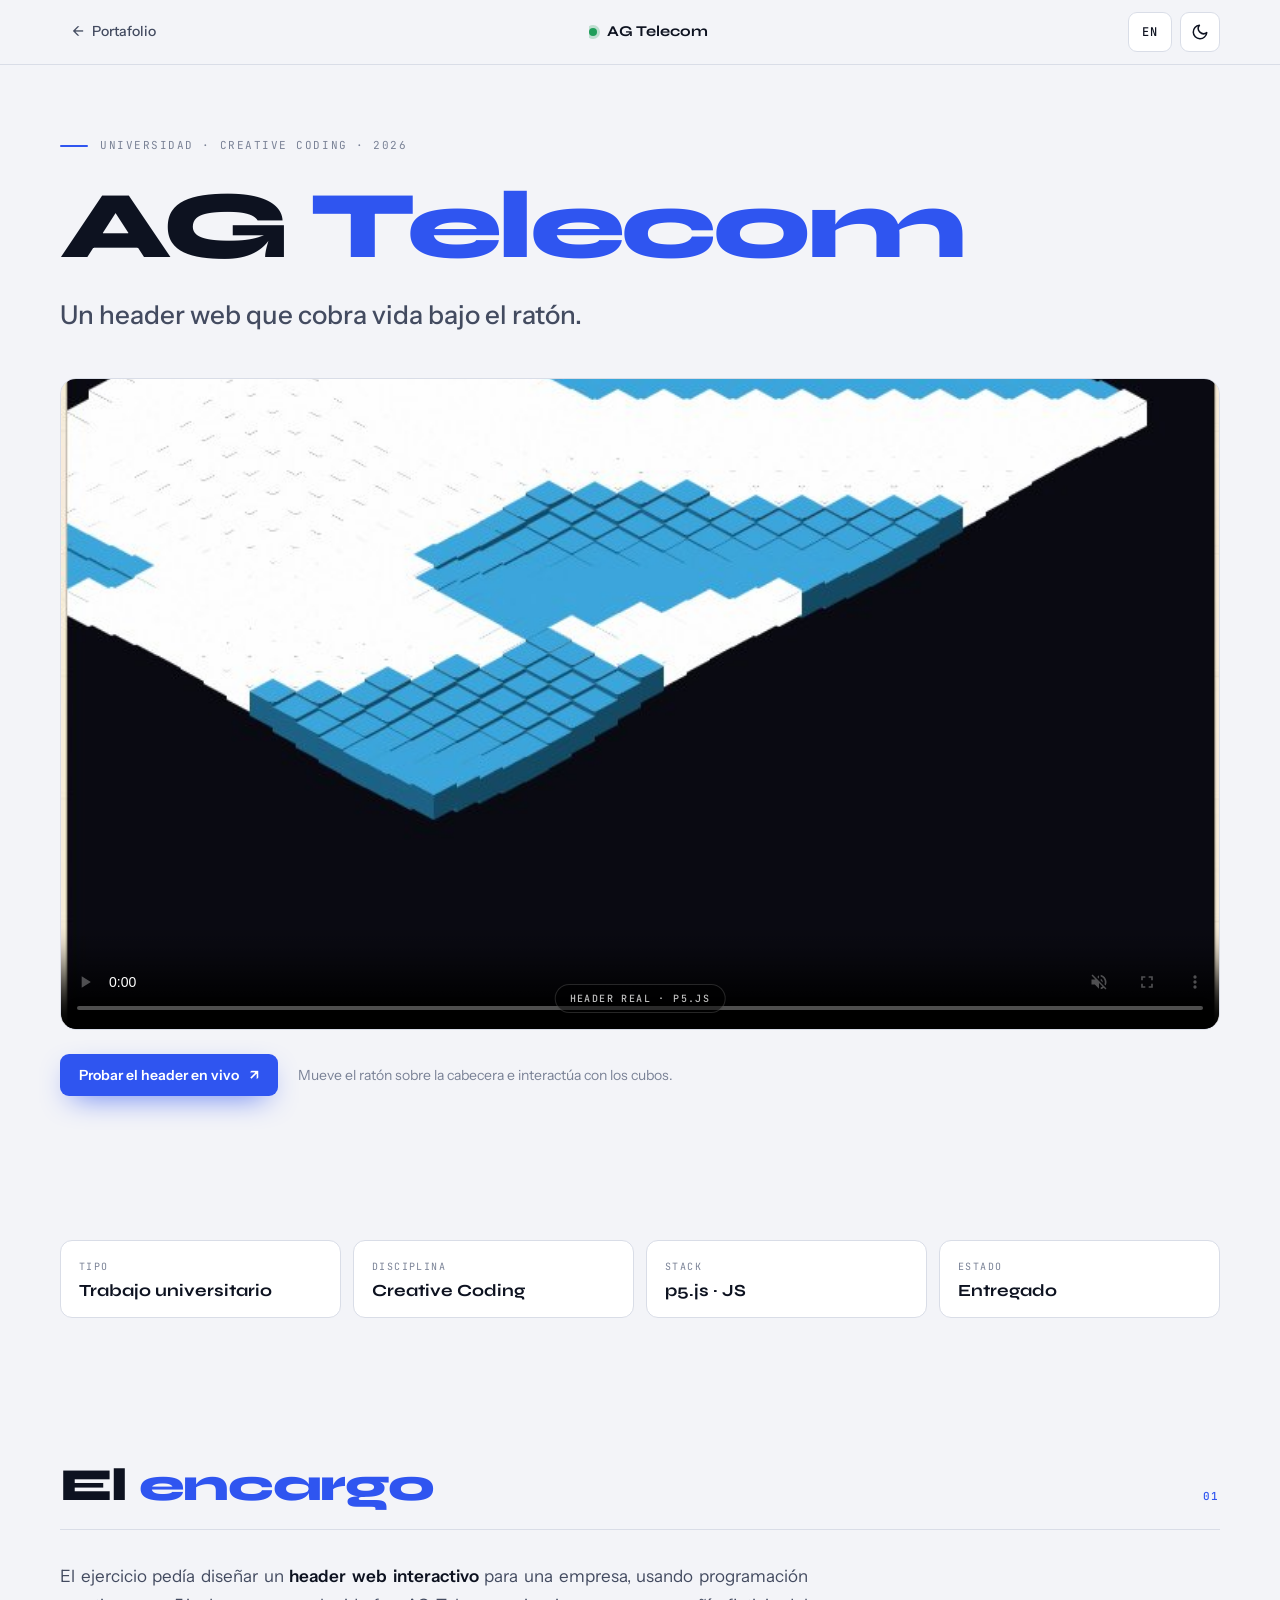
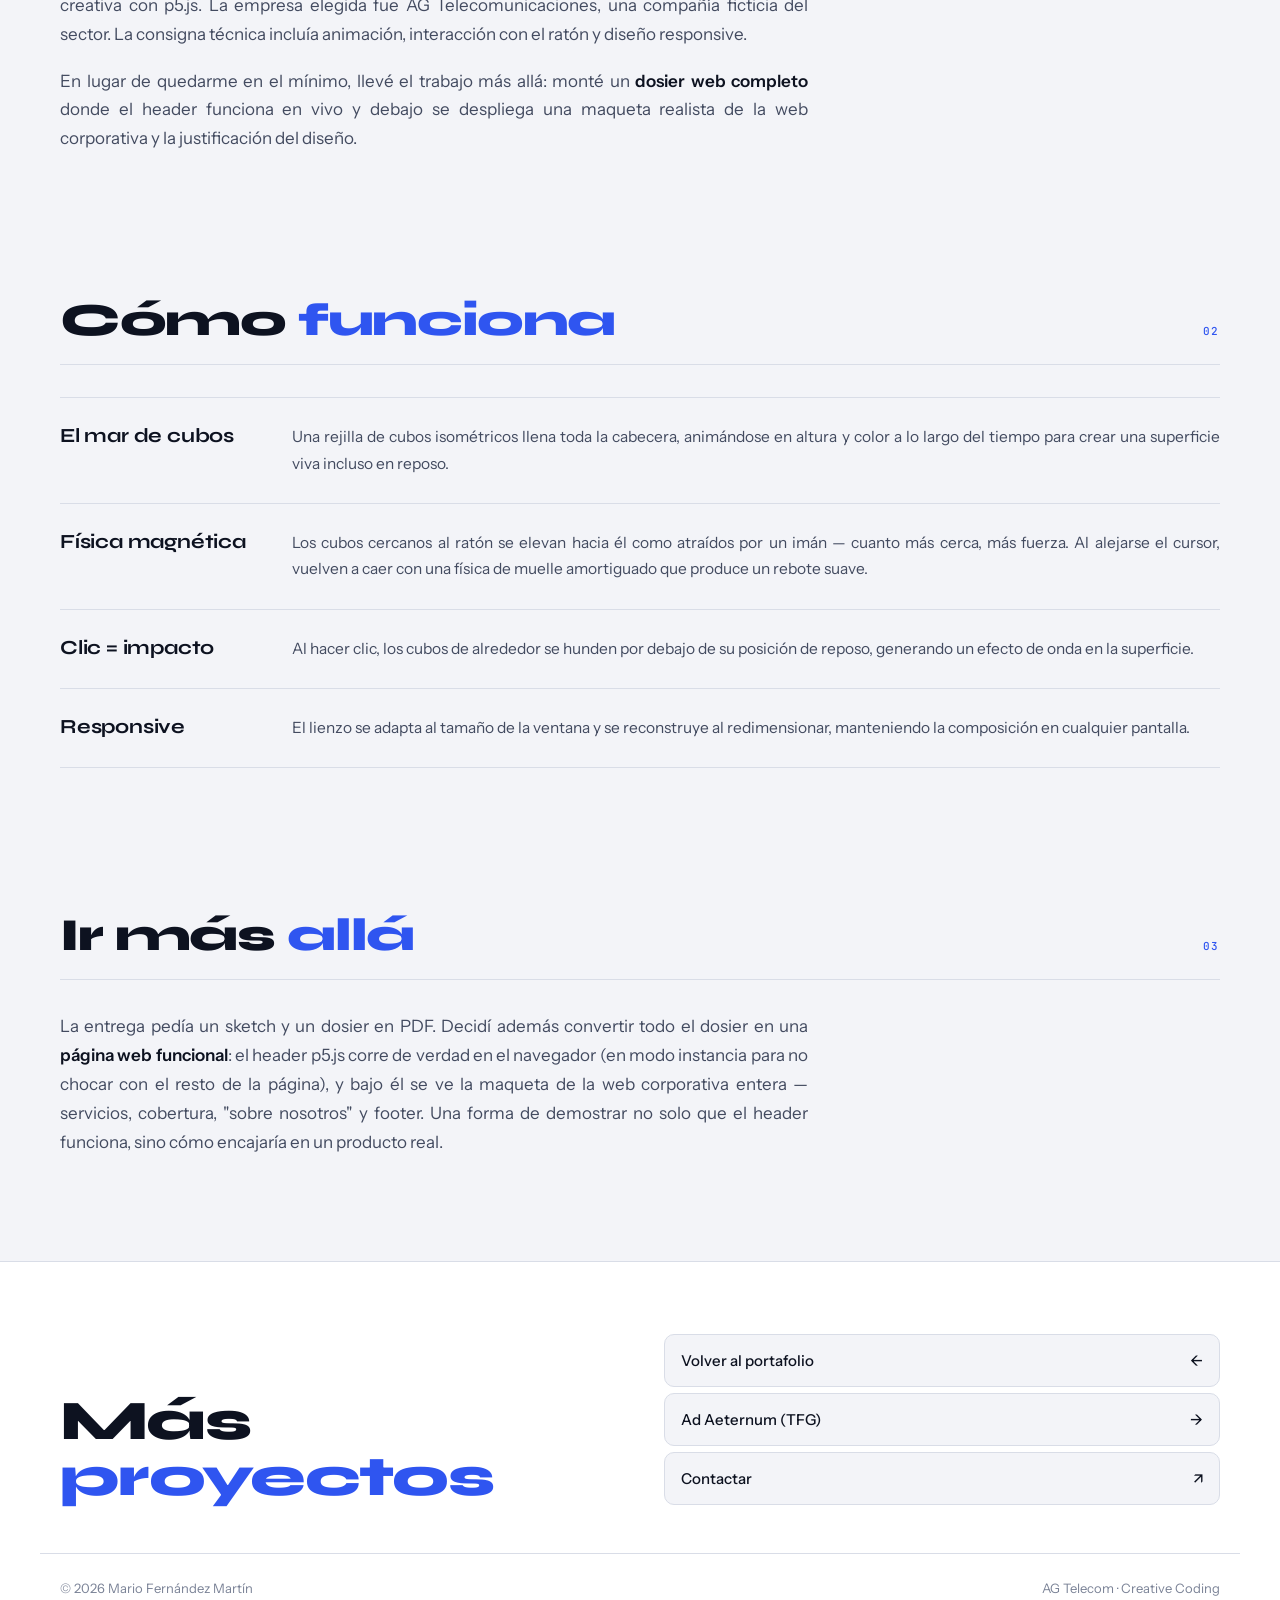
<file: ag-telecom.html>
<!DOCTYPE html>
<html lang="es">
<head>
<meta charset="UTF-8">
<meta name="viewport" content="width=device-width, initial-scale=1.0">
<title>AG Telecom — Mario Fernández Martín</title>
<meta name="description" content="Header web interactivo con p5.js para AG Telecomunicaciones. Trabajo universitario de creative coding.">
<link rel="icon" href="assets/favicon.svg" type="image/svg+xml">
<meta property="og:type" content="website">
<meta property="og:url" content="https://mariofernandezmartin.pages.dev/ag-telecom.html">
<meta property="og:title" content="AG Telecom — Mario Fernández Martín">
<meta property="og:description" content="Header web interactivo con p5.js: cubos isométricos con física magnética para una telco ficticia.">
<meta property="og:image" content="https://mariofernandezmartin.pages.dev/assets/og.png">
<meta name="twitter:card" content="summary_large_image">
<meta name="twitter:title" content="AG Telecom — Mario Fernández Martín">
<meta name="twitter:description" content="Header web interactivo con p5.js: cubos isométricos con física magnética para una telco ficticia.">
<meta name="twitter:image" content="https://mariofernandezmartin.pages.dev/assets/og.png">
<link rel="preconnect" href="https://fonts.googleapis.com">
<link rel="preconnect" href="https://fonts.gstatic.com" crossorigin>
<link href="https://fonts.googleapis.com/css2?family=Syne:wght@500;700;800&family=Instrument+Sans:ital,wght@0,400;0,500;0,600;1,400&family=JetBrains+Mono:wght@400;500&display=swap" rel="stylesheet">
<link rel="stylesheet" href="estilo.css">
<script>(function(){try{var t=localStorage.getItem('tema');if(t)document.documentElement.dataset.theme=t;var l=localStorage.getItem('lang');if(l)document.documentElement.lang=l;}catch(e){}})();</script>
</head>
<body class="lang-es">
<div class="progress" id="progress"></div>
<svg class="inkdefs" aria-hidden="true"><defs>
  <mask id="inkmask" maskUnits="userSpaceOnUse" maskContentUnits="userSpaceOnUse" x="0" y="0" width="100000" height="100000">
    <rect width="100000" height="100000" fill="#fff"/>
    <path id="inkpath" fill="#000" fill-rule="evenodd" d=""/>
  </mask>
</defs></svg>

<nav class="topnav" id="nav"><div class="wrap">
  <a href="index.html" class="back">← <span class="es">Portafolio</span><span class="en">Portfolio</span></a>
  <div class="project-name"><i class="dot"></i>AG Telecom</div>
  <div class="nav-actions">
    <button id="lang-toggle" class="lang-toggle" aria-label="Cambiar idioma">EN</button>
    <button class="theme" id="theme" aria-label="Cambiar tema" title="Cambiar tema">
      <svg class="moon" viewBox="0 0 24 24" fill="none" stroke="currentColor" stroke-width="2" stroke-linecap="round" stroke-linejoin="round"><path d="M21 12.8A9 9 0 1 1 11.2 3a7 7 0 0 0 9.8 9.8z"/></svg>
      <svg class="sun" viewBox="0 0 24 24" fill="none" stroke="currentColor" stroke-width="2" stroke-linecap="round" stroke-linejoin="round"><circle cx="12" cy="12" r="4"/><path d="M12 2v2M12 20v2M4.9 4.9l1.4 1.4M17.7 17.7l1.4 1.4M2 12h2M20 12h2M4.9 19.1l1.4-1.4M17.7 6.3l1.4-1.4"/></svg>
    </button>
  </div>
</div></nav>

<main>

  <!-- HERO -->
  <section class="project-hero">
    <div class="meta">
      <span class="bar"></span>
      <span class="es">Universidad · Creative Coding · 2026</span>
      <span class="en">University · Creative Coding · 2026</span>
    </div>
    <h1>AG <span class="italic">Telecom</span></h1>
    <p class="tagline">
      <span class="es">Un header web que cobra vida bajo el ratón.</span>
      <span class="en">A web header that comes alive under the cursor.</span>
    </p>

    <!-- Vídeo del header real en funcionamiento -->
    <div class="demo-frame">
      <video controls autoplay muted loop playsinline poster="assets/ag-telecom/poster.png">
        <source src="assets/ag-telecom/header-demo.mp4" type="video/mp4">
      </video>
      <div class="demo-hint">
        <span class="es">Header real · p5.js</span>
        <span class="en">Real header · p5.js</span>
      </div>
    </div>

    <div class="demo-cta">
      <a href="https://agwebpage.pages.dev/" target="_blank" rel="noopener" class="live-btn">
        <span class="es">Probar el header en vivo</span>
        <span class="en">Try the live header</span>
        <span>↗</span>
      </a>
      <span class="demo-cta-note">
        <span class="es">Mueve el ratón sobre la cabecera e interactúa con los cubos.</span>
        <span class="en">Move your mouse over the header and interact with the cubes.</span>
      </span>
    </div>
  </section>

  <!-- META STRIP -->
  <section class="meta-strip">
    <div class="meta-strip-grid">
      <div class="meta-item">
        <div class="label"><span class="es">Tipo</span><span class="en">Type</span></div>
        <div class="value"><span class="es">Trabajo universitario</span><span class="en">University project</span></div>
      </div>
      <div class="meta-item">
        <div class="label"><span class="es">Disciplina</span><span class="en">Discipline</span></div>
        <div class="value">Creative Coding</div>
      </div>
      <div class="meta-item">
        <div class="label">Stack</div>
        <div class="value">p5.js · JS</div>
      </div>
      <div class="meta-item">
        <div class="label"><span class="es">Estado</span><span class="en">Status</span></div>
        <div class="value"><span class="es">Entregado</span><span class="en">Delivered</span></div>
      </div>
    </div>
  </section>

  <!-- EL ENCARGO -->
  <section class="content-section rv">
    <h2>
      <span class="es">El <span class="italic">encargo</span></span><span class="en">The <span class="italic">brief</span></span>
      <span class="num">01</span>
    </h2>
    <div class="body-text">
      <p>
        <span class="es">El ejercicio pedía diseñar un <strong>header web interactivo</strong> para una empresa, usando programación creativa con p5.js. La empresa elegida fue AG Telecomunicaciones, una compañía ficticia del sector. La consigna técnica incluía animación, interacción con el ratón y diseño responsive.</span>
        <span class="en">The exercise asked for an <strong>interactive web header</strong> for a company, using creative coding with p5.js. The chosen company was AG Telecomunicaciones, a fictional telecom firm. The technical brief required animation, mouse interaction and responsive design.</span>
      </p>
      <p>
        <span class="es">En lugar de quedarme en el mínimo, llevé el trabajo más allá: monté un <strong>dosier web completo</strong> donde el header funciona en vivo y debajo se despliega una maqueta realista de la web corporativa y la justificación del diseño.</span>
        <span class="en">Instead of settling for the minimum, I pushed the work further: I built a <strong>full web dossier</strong> where the header runs live, with a realistic mockup of the corporate site and the design rationale unfolding below it.</span>
      </p>
    </div>
  </section>

  <!-- CÓMO FUNCIONA -->
  <section class="content-section rv">
    <h2>
      <span class="es">Cómo <span class="italic">funciona</span></span><span class="en">How it <span class="italic">works</span></span>
      <span class="num">02</span>
    </h2>
    <div class="features-list">
      <div class="feature-item">
        <div class="feat-label"><span class="es">El mar de cubos</span><span class="en">The cube sea</span></div>
        <div class="feat-body">
          <span class="es">Una rejilla de cubos isométricos llena toda la cabecera, animándose en altura y color a lo largo del tiempo para crear una superficie viva incluso en reposo.</span>
          <span class="en">A grid of isometric cubes fills the entire header, animating in height and color over time to create a living surface even at rest.</span>
        </div>
      </div>
      <div class="feature-item">
        <div class="feat-label"><span class="es">Física magnética</span><span class="en">Magnetic physics</span></div>
        <div class="feat-body">
          <span class="es">Los cubos cercanos al ratón se elevan hacia él como atraídos por un imán — cuanto más cerca, más fuerza. Al alejarse el cursor, vuelven a caer con una física de muelle amortiguado que produce un rebote suave.</span>
          <span class="en">Cubes near the cursor rise toward it as if magnetically attracted — the closer they are, the stronger the pull. When the cursor moves away, they fall back with damped spring physics, producing a soft bounce.</span>
        </div>
      </div>
      <div class="feature-item">
        <div class="feat-label"><span class="es">Clic = impacto</span><span class="en">Click = impact</span></div>
        <div class="feat-body">
          <span class="es">Al hacer clic, los cubos de alrededor se hunden por debajo de su posición de reposo, generando un efecto de onda en la superficie.</span>
          <span class="en">On click, the surrounding cubes sink below their resting position, generating a ripple effect across the surface.</span>
        </div>
      </div>
      <div class="feature-item">
        <div class="feat-label">Responsive</div>
        <div class="feat-body">
          <span class="es">El lienzo se adapta al tamaño de la ventana y se reconstruye al redimensionar, manteniendo la composición en cualquier pantalla.</span>
          <span class="en">The canvas adapts to the window size and rebuilds on resize, keeping the composition intact on any screen.</span>
        </div>
      </div>
    </div>
  </section>

  <!-- MÁS ALLÁ -->
  <section class="content-section rv">
    <h2>
      <span class="es">Ir más <span class="italic">allá</span></span><span class="en">Going <span class="italic">further</span></span>
      <span class="num">03</span>
    </h2>
    <div class="body-text">
      <p>
        <span class="es">La entrega pedía un sketch y un dosier en PDF. Decidí además convertir todo el dosier en una <strong>página web funcional</strong>: el header p5.js corre de verdad en el navegador (en modo instancia para no chocar con el resto de la página), y bajo él se ve la maqueta de la web corporativa entera — servicios, cobertura, "sobre nosotros" y footer. Una forma de demostrar no solo que el header funciona, sino cómo encajaría en un producto real.</span>
        <span class="en">The deliverable asked for a sketch and a PDF dossier. I also turned the whole dossier into a <strong>working web page</strong>: the p5.js header runs for real in the browser (in instance mode so it doesn't clash with the rest of the page), and below it sits a mockup of the entire corporate site — services, coverage, "about us" and footer. A way to show not just that the header works, but how it would fit into a real product.</span>
      </p>
    </div>
  </section>

</main>

<!-- FOOTER -->
<footer class="project-footer">
  <div class="project-footer-inner">
    <h3>
      <span class="es">Más <span class="italic">proyectos</span></span>
      <span class="en">More <span class="italic">projects</span></span>
    </h3>
    <div class="nav-links">
      <a href="index.html">
        <span><span class="es">Volver al portafolio</span><span class="en">Back to portfolio</span></span>
        <span>←</span>
      </a>
      <a href="ad-aeternum.html">
        <span>Ad Aeternum (TFG)</span>
        <span>→</span>
      </a>
      <a href="mailto:mariofdz2011@gmail.com">
        <span><span class="es">Contactar</span><span class="en">Contact</span></span>
        <span>↗</span>
      </a>
    </div>
  </div>
  <div class="bottom">
    <div>© 2026 Mario Fernández Martín</div>
    <div>AG Telecom · Creative Coding</div>
  </div>
</footer>

<script src="guion.js"></script>
</body>
</html>
</file>
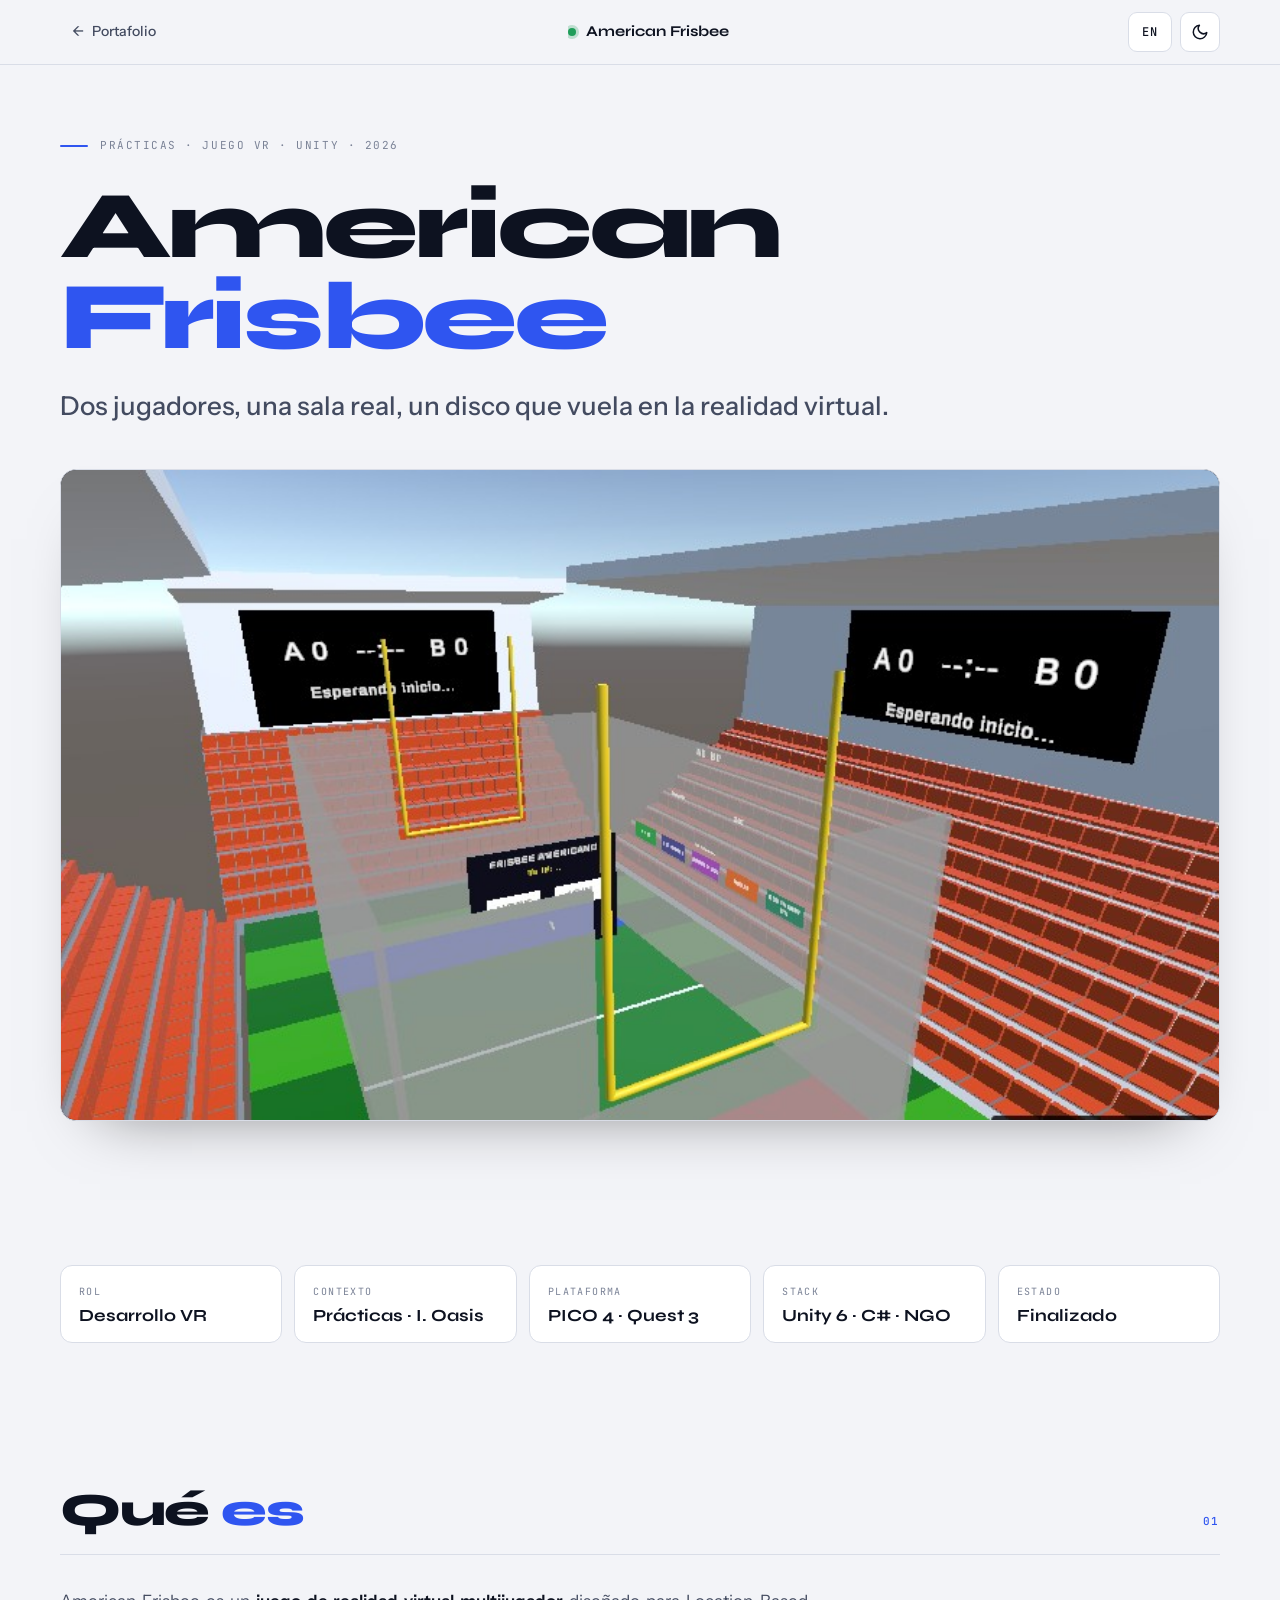
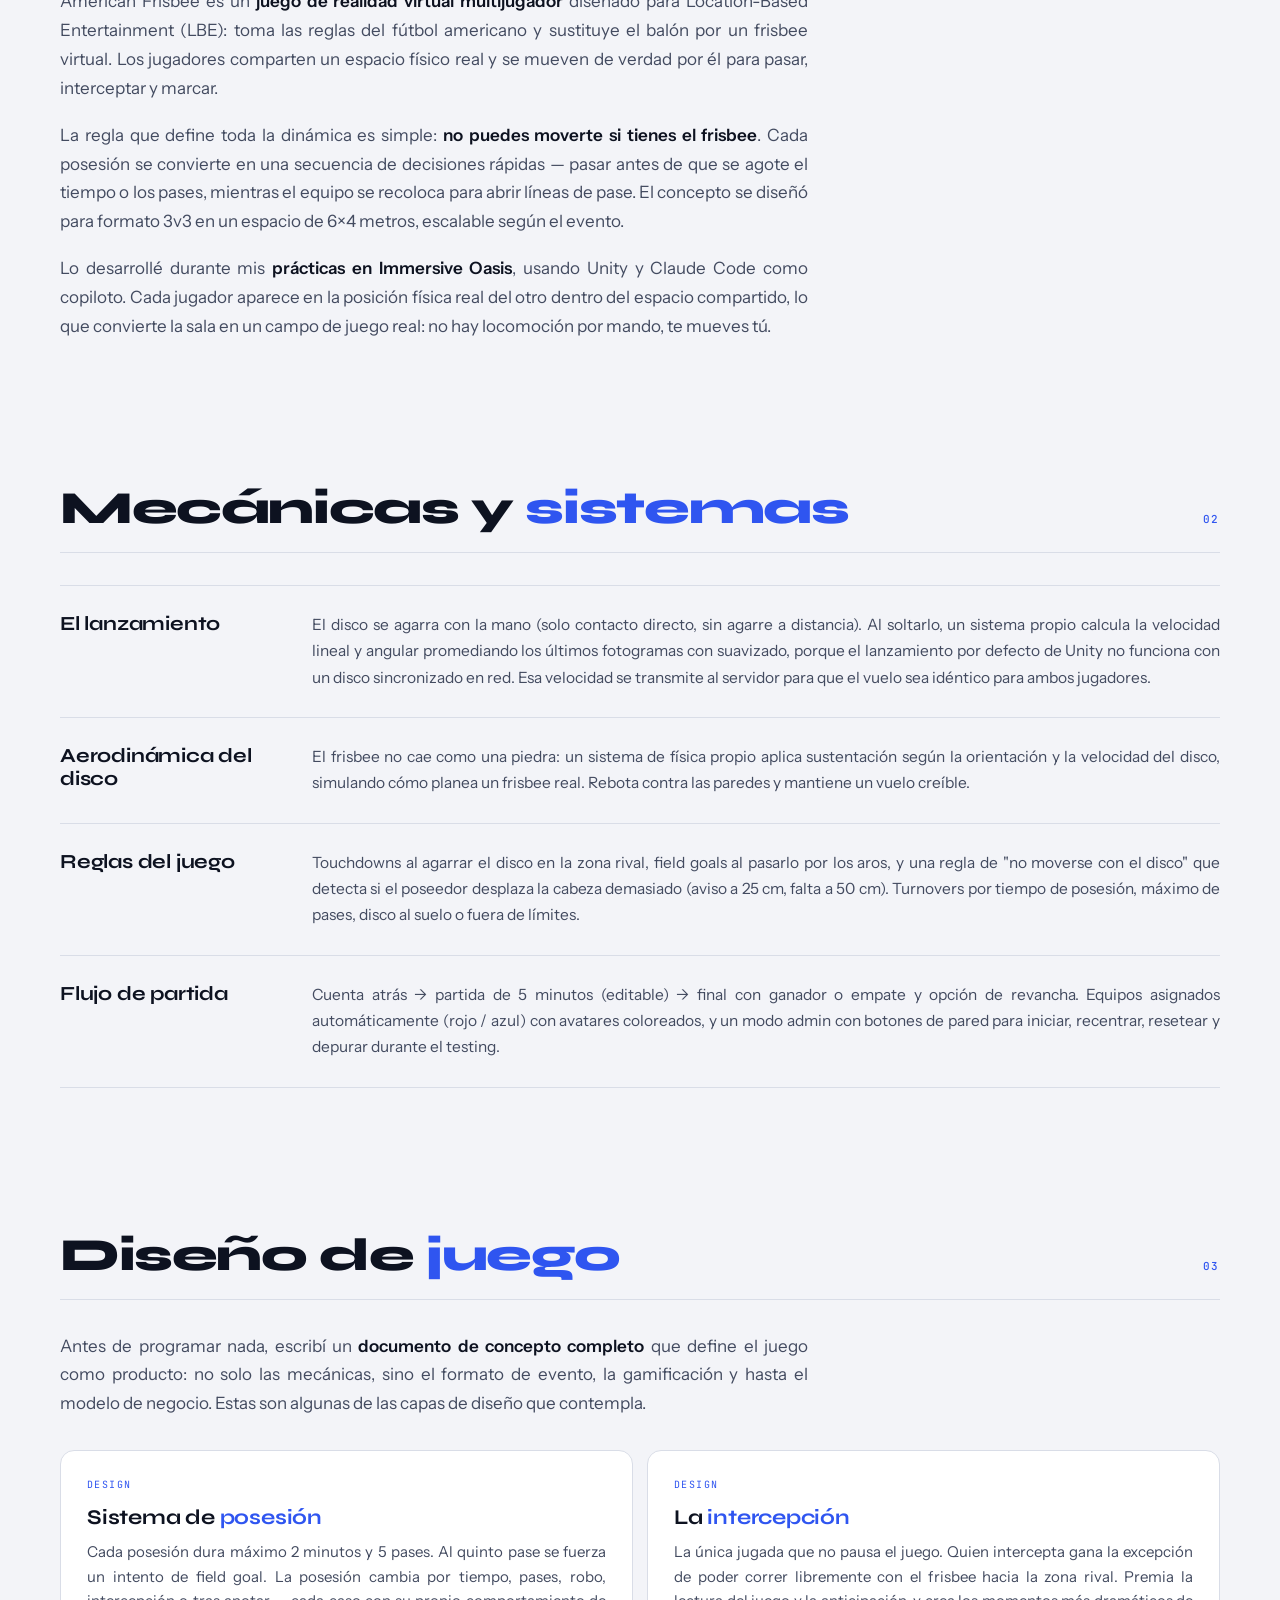
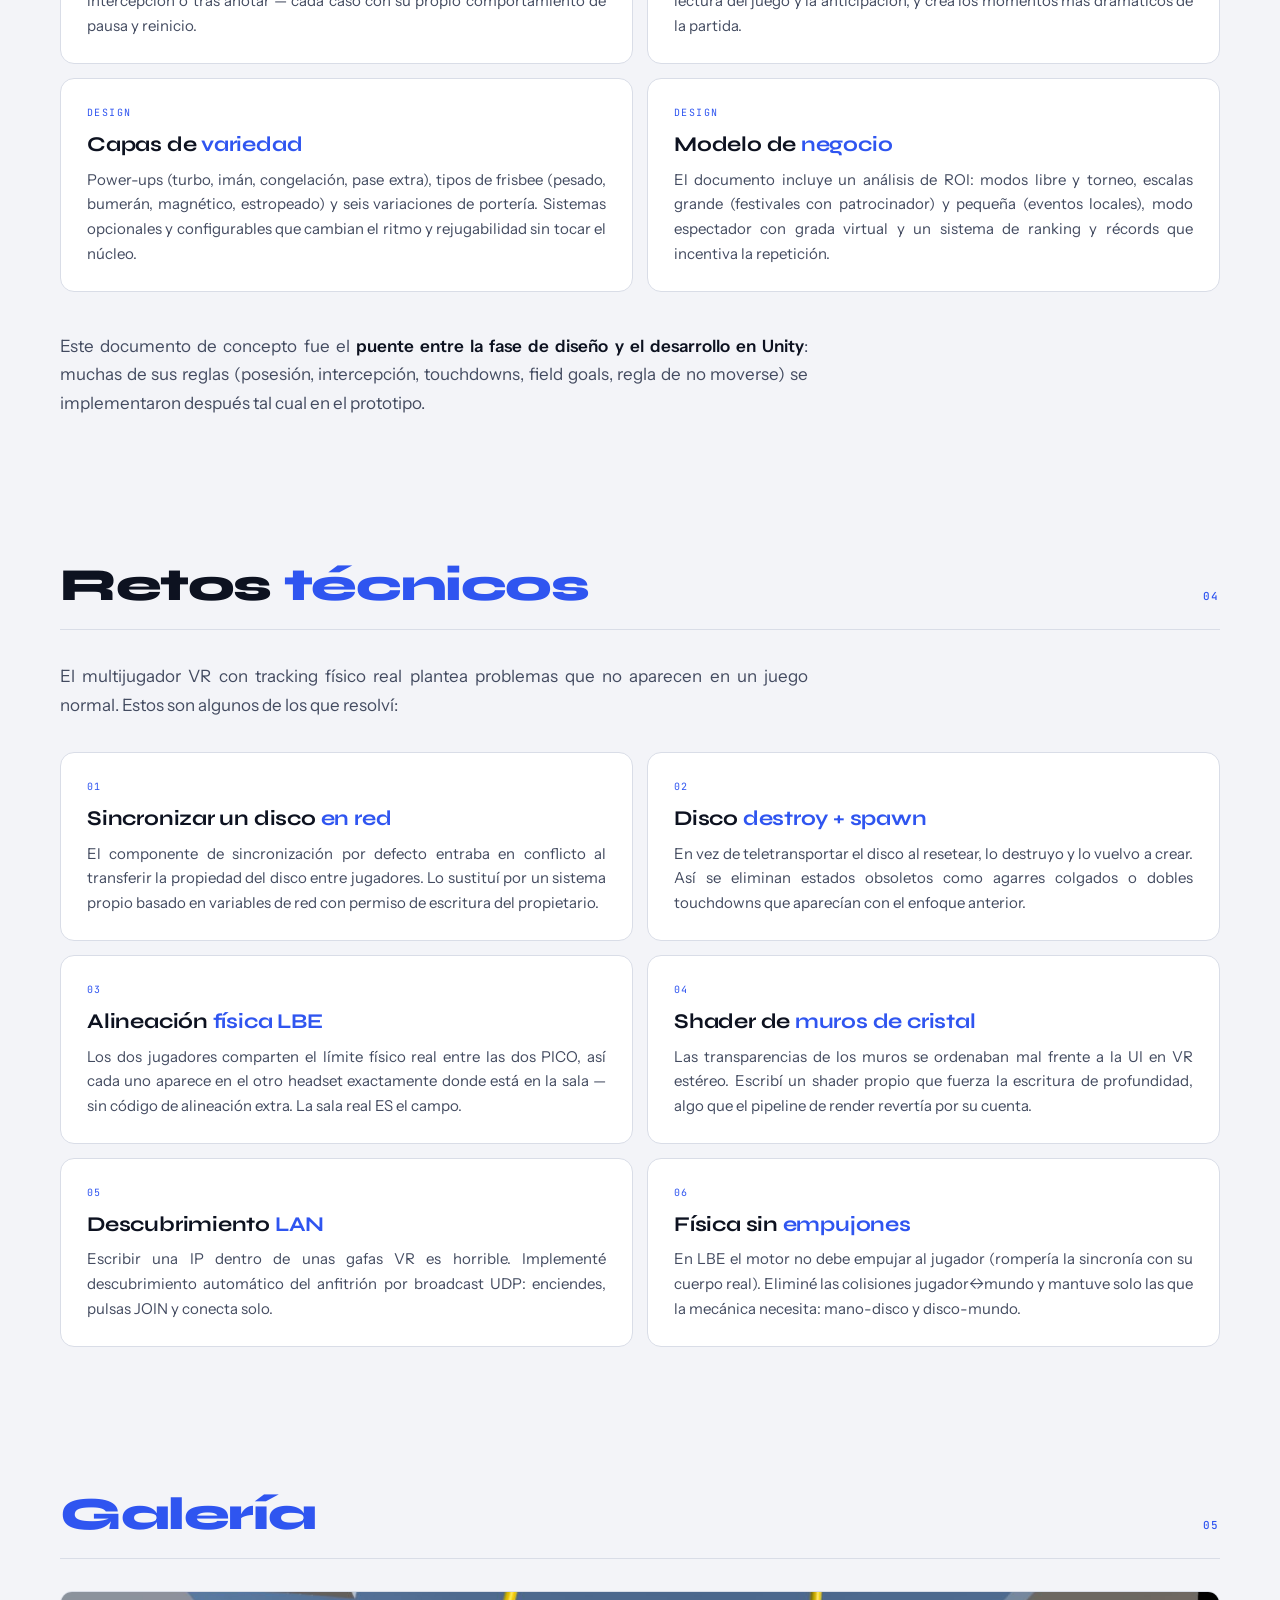
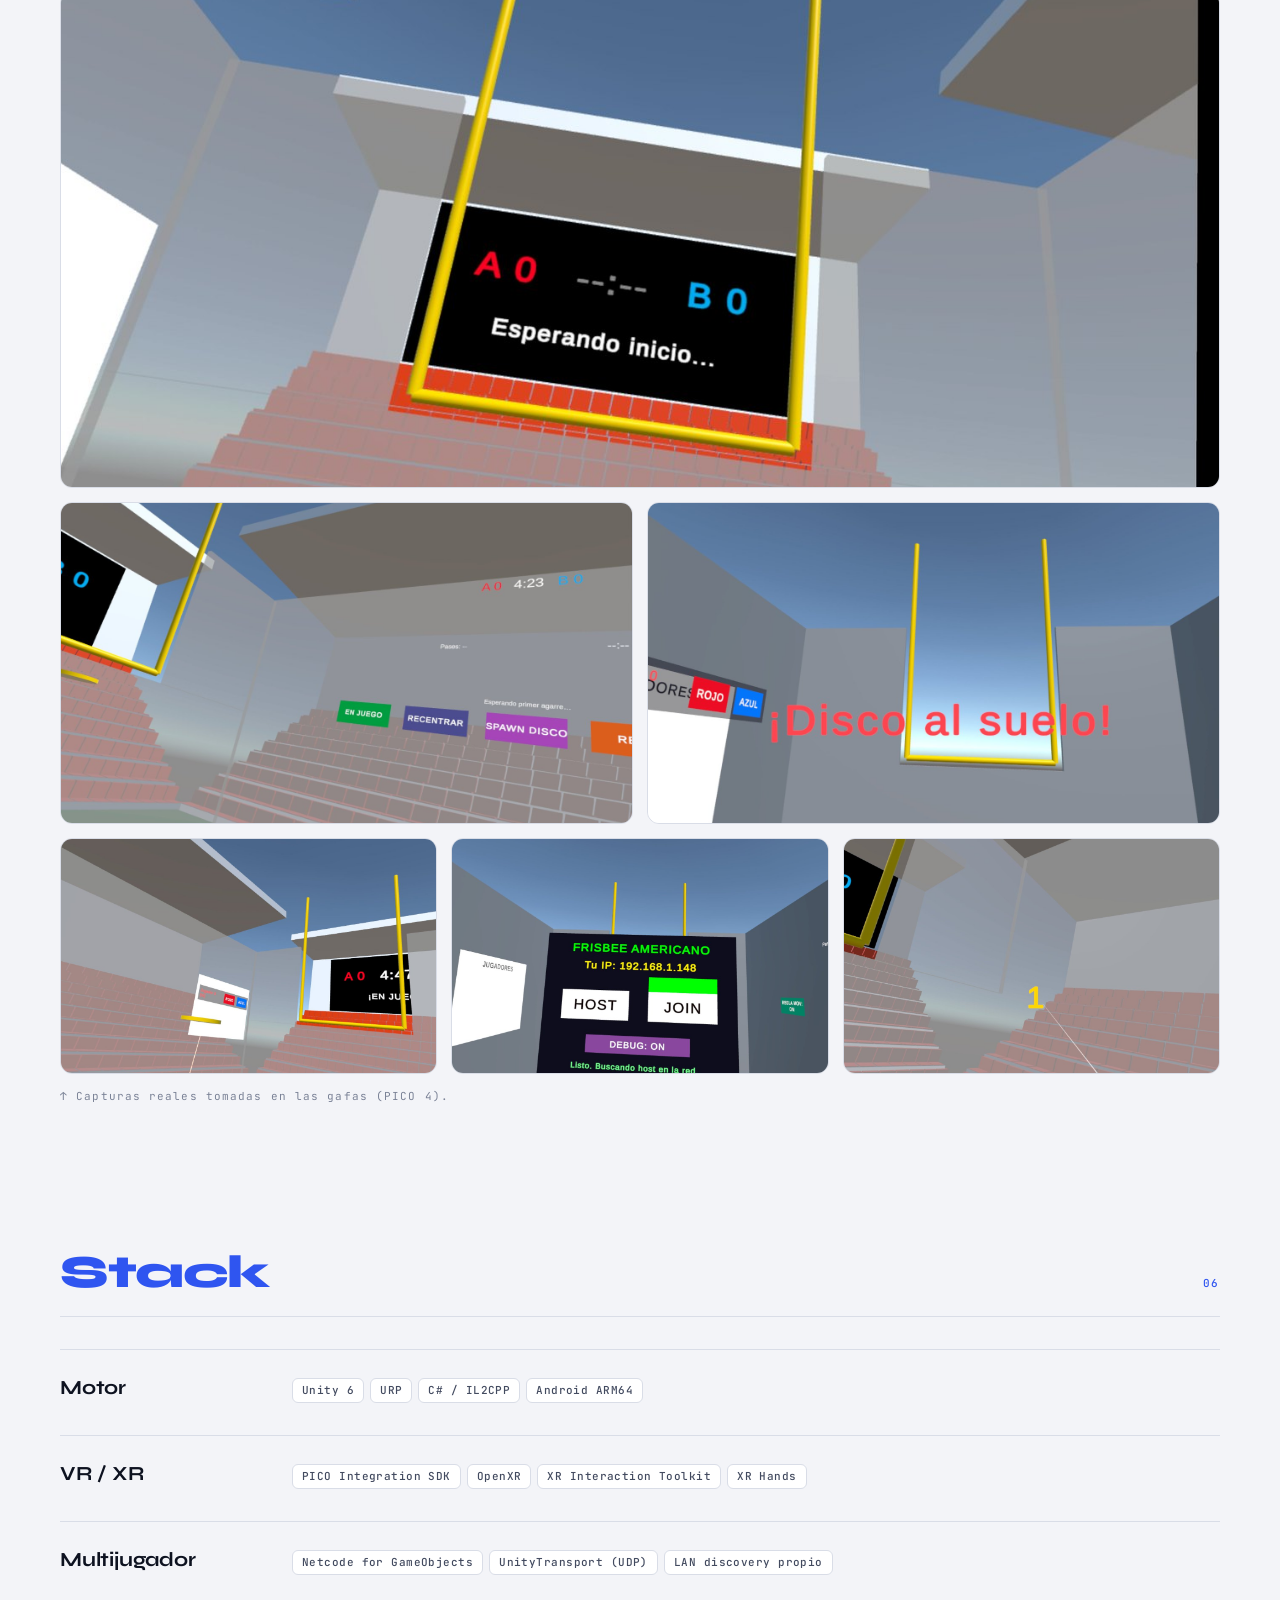
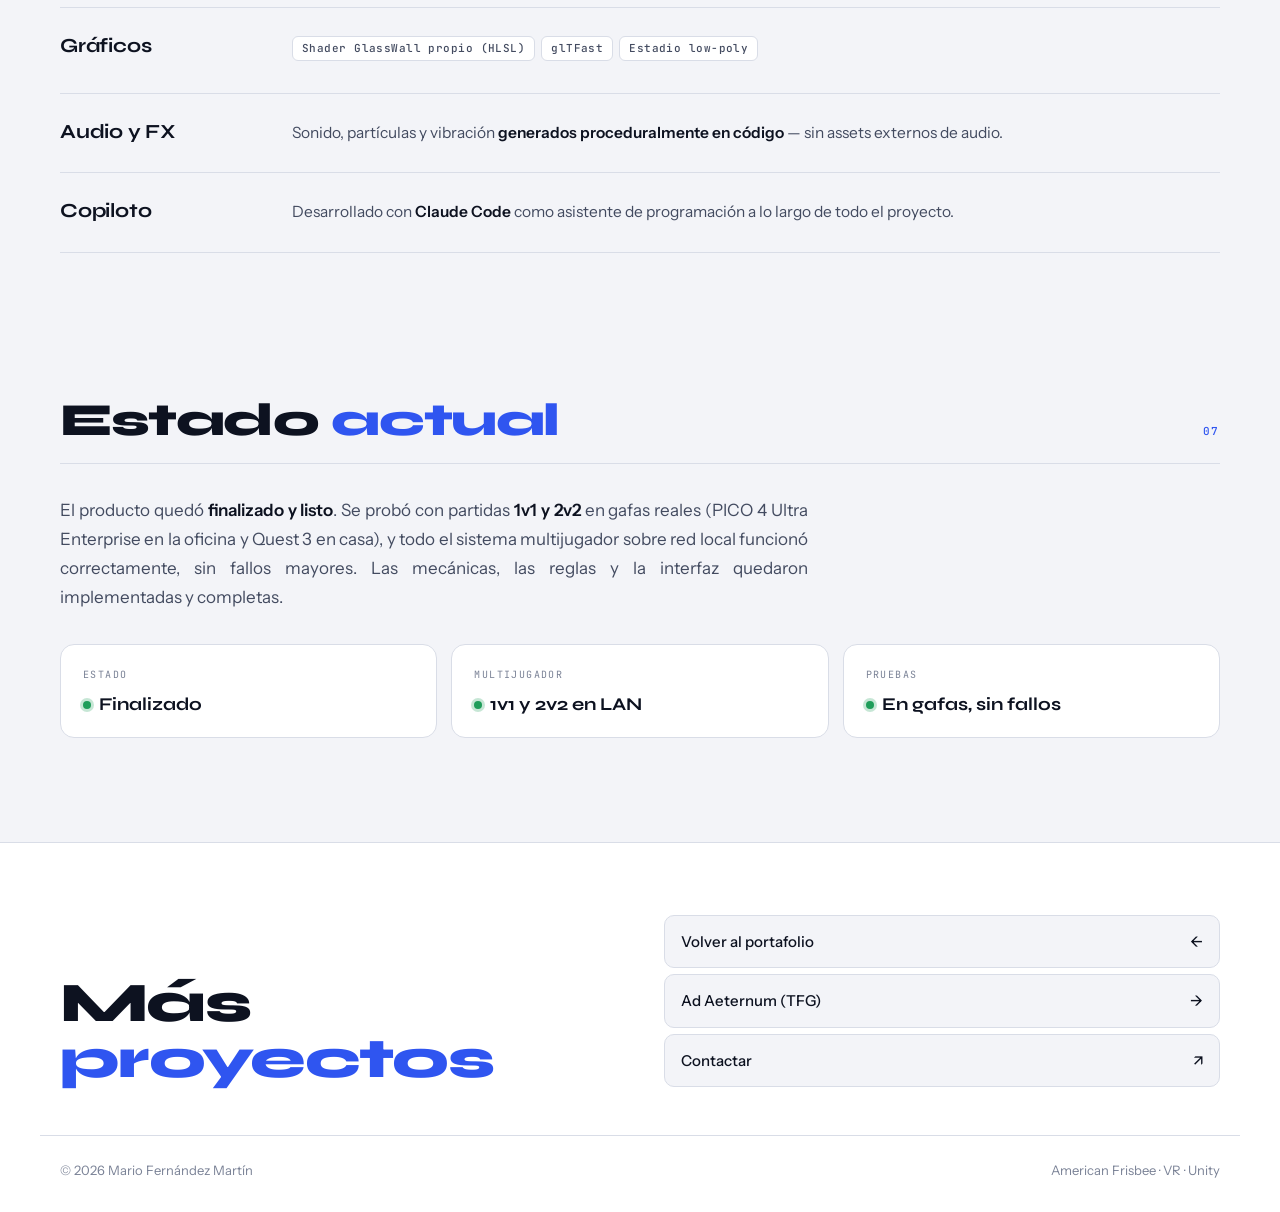
<file: american-frisbee.html>
<!DOCTYPE html>
<html lang="es">
<head>
<meta charset="UTF-8">
<meta name="viewport" content="width=device-width, initial-scale=1.0">
<title>American Frisbee — Mario Fernández Martín</title>
<meta name="description" content="American Frisbee — juego de VR multijugador para Location-Based Entertainment desarrollado en Unity durante las prácticas de Mario Fernández Martín.">
<link rel="icon" href="assets/favicon.svg" type="image/svg+xml">
<meta property="og:type" content="website">
<meta property="og:url" content="https://mariofernandezmartin.pages.dev/american-frisbee.html">
<meta property="og:title" content="American Frisbee — Mario Fernández Martín">
<meta property="og:description" content="Juego de VR multijugador para Location-Based Entertainment, desarrollado en Unity para PICO 4.">
<meta property="og:image" content="https://mariofernandezmartin.pages.dev/assets/og.png">
<meta name="twitter:card" content="summary_large_image">
<meta name="twitter:title" content="American Frisbee — Mario Fernández Martín">
<meta name="twitter:description" content="Juego de VR multijugador para Location-Based Entertainment, desarrollado en Unity para PICO 4.">
<meta name="twitter:image" content="https://mariofernandezmartin.pages.dev/assets/og.png">
<link rel="preconnect" href="https://fonts.googleapis.com">
<link rel="preconnect" href="https://fonts.gstatic.com" crossorigin>
<link href="https://fonts.googleapis.com/css2?family=Syne:wght@500;700;800&family=Instrument+Sans:ital,wght@0,400;0,500;0,600;1,400&family=JetBrains+Mono:wght@400;500&display=swap" rel="stylesheet">
<link rel="stylesheet" href="estilo.css">
<script>(function(){try{var t=localStorage.getItem('tema');if(t)document.documentElement.dataset.theme=t;var l=localStorage.getItem('lang');if(l)document.documentElement.lang=l;}catch(e){}})();</script>
</head>
<body class="lang-es">
<div class="progress" id="progress"></div>
<svg class="inkdefs" aria-hidden="true"><defs>
  <mask id="inkmask" maskUnits="userSpaceOnUse" maskContentUnits="userSpaceOnUse" x="0" y="0" width="100000" height="100000">
    <rect width="100000" height="100000" fill="#fff"/>
    <path id="inkpath" fill="#000" fill-rule="evenodd" d=""/>
  </mask>
</defs></svg>

<nav class="topnav" id="nav"><div class="wrap">
  <a href="index.html" class="back">← <span class="es">Portafolio</span><span class="en">Portfolio</span></a>
  <div class="project-name"><i class="dot"></i>American Frisbee</div>
  <div class="nav-actions">
    <button id="lang-toggle" class="lang-toggle" aria-label="Cambiar idioma">EN</button>
    <button class="theme" id="theme" aria-label="Cambiar tema" title="Cambiar tema">
      <svg class="moon" viewBox="0 0 24 24" fill="none" stroke="currentColor" stroke-width="2" stroke-linecap="round" stroke-linejoin="round"><path d="M21 12.8A9 9 0 1 1 11.2 3a7 7 0 0 0 9.8 9.8z"/></svg>
      <svg class="sun" viewBox="0 0 24 24" fill="none" stroke="currentColor" stroke-width="2" stroke-linecap="round" stroke-linejoin="round"><circle cx="12" cy="12" r="4"/><path d="M12 2v2M12 20v2M4.9 4.9l1.4 1.4M17.7 17.7l1.4 1.4M2 12h2M20 12h2M4.9 19.1l1.4-1.4M17.7 6.3l1.4-1.4"/></svg>
    </button>
  </div>
</div></nav>

<main>

  <!-- HERO -->
  <section class="project-hero">
    <div class="meta">
      <span class="bar"></span>
      <span class="es">Prácticas · Juego VR · Unity · 2026</span>
      <span class="en">Internship · VR Game · Unity · 2026</span>
    </div>
    <h1>American <span class="italic">Frisbee</span></h1>
    <p class="tagline">
      <span class="es">Dos jugadores, una sala real, un disco que vuela en la realidad virtual.</span>
      <span class="en">Two players, a real room, a disc flying through virtual reality.</span>
    </p>

    <div class="hero-image">
      <img src="assets/american-frisbee/portada.jpg" alt="Estadio de American Frisbee en Unity: gradas, campo, postes y marcadores">
    </div>
  </section>

  <!-- META STRIP -->
  <section class="meta-strip">
    <div class="meta-strip-grid">
      <div class="meta-item">
        <div class="label"><span class="es">Rol</span><span class="en">Role</span></div>
        <div class="value"><span class="es">Desarrollo VR</span><span class="en">VR Development</span></div>
      </div>
      <div class="meta-item">
        <div class="label"><span class="es">Contexto</span><span class="en">Context</span></div>
        <div class="value"><span class="es">Prácticas · I. Oasis</span><span class="en">Internship · I. Oasis</span></div>
      </div>
      <div class="meta-item">
        <div class="label"><span class="es">Plataforma</span><span class="en">Platform</span></div>
        <div class="value">PICO 4 · Quest 3</div>
      </div>
      <div class="meta-item">
        <div class="label">Stack</div>
        <div class="value">Unity 6 · C# · NGO</div>
      </div>
      <div class="meta-item">
        <div class="label"><span class="es">Estado</span><span class="en">Status</span></div>
        <div class="value"><span class="es">Finalizado</span><span class="en">Finished</span></div>
      </div>
    </div>
  </section>

  <!-- QUÉ ES -->
  <section class="content-section rv">
    <h2>
      <span class="es">Qué <span class="italic">es</span></span><span class="en">What it <span class="italic">is</span></span>
      <span class="num">01</span>
    </h2>
    <div class="body-text">
      <p>
        <span class="es">American Frisbee es un <strong>juego de realidad virtual multijugador</strong> diseñado para Location-Based Entertainment (LBE): toma las reglas del fútbol americano y sustituye el balón por un frisbee virtual. Los jugadores comparten un espacio físico real y se mueven de verdad por él para pasar, interceptar y marcar.</span>
        <span class="en">American Frisbee is a <strong>multiplayer virtual reality game</strong> built for Location-Based Entertainment (LBE): it takes the rules of American football and swaps the ball for a virtual frisbee. Players share a real physical space and actually move around it to pass, intercept and score.</span>
      </p>
      <p>
        <span class="es">La regla que define toda la dinámica es simple: <strong>no puedes moverte si tienes el frisbee</strong>. Cada posesión se convierte en una secuencia de decisiones rápidas — pasar antes de que se agote el tiempo o los pases, mientras el equipo se recoloca para abrir líneas de pase. El concepto se diseñó para formato 3v3 en un espacio de 6×4 metros, escalable según el evento.</span>
        <span class="en">The rule that defines the whole dynamic is simple: <strong>you can't move while holding the frisbee</strong>. Each possession becomes a sequence of fast decisions — pass before time or passes run out, while the team repositions to open passing lanes. The concept was designed for 3v3 in a 6×4-meter space, scalable per event.</span>
      </p>
      <p>
        <span class="es">Lo desarrollé durante mis <strong>prácticas en Immersive Oasis</strong>, usando Unity y Claude Code como copiloto. Cada jugador aparece en la posición física real del otro dentro del espacio compartido, lo que convierte la sala en un campo de juego real: no hay locomoción por mando, te mueves tú.</span>
        <span class="en">I developed it during my <strong>internship at Immersive Oasis</strong>, using Unity with Claude Code as a copilot. Each player appears at the other's real physical position within the shared space, turning the room into an actual playing field: there's no controller locomotion — you move yourself.</span>
      </p>
    </div>
  </section>

  <!-- MECÁNICAS -->
  <section class="content-section rv">
    <h2>
      <span class="es">Mecánicas y <span class="italic">sistemas</span></span><span class="en">Mechanics & <span class="italic">systems</span></span>
      <span class="num">02</span>
    </h2>
    <div class="mechanics-list">
      <div class="mechanic-item">
        <div class="mech-label"><span class="es">El lanzamiento</span><span class="en">The throw</span></div>
        <div class="mech-body">
          <span class="es">El disco se agarra con la mano (solo contacto directo, sin agarre a distancia). Al soltarlo, un sistema propio calcula la velocidad lineal y angular promediando los últimos fotogramas con suavizado, porque el lanzamiento por defecto de Unity no funciona con un disco sincronizado en red. Esa velocidad se transmite al servidor para que el vuelo sea idéntico para ambos jugadores.</span>
          <span class="en">The disc is grabbed by hand (direct contact only, no distance grab). On release, a custom system computes linear and angular velocity by averaging the last frames with smoothing, because Unity's default throw doesn't work with a network-synced disc. That velocity is sent to the server so the flight is identical for both players.</span>
        </div>
      </div>
      <div class="mechanic-item">
        <div class="mech-label"><span class="es">Aerodinámica del disco</span><span class="en">Disc aerodynamics</span></div>
        <div class="mech-body">
          <span class="es">El frisbee no cae como una piedra: un sistema de física propio aplica sustentación según la orientación y la velocidad del disco, simulando cómo planea un frisbee real. Rebota contra las paredes y mantiene un vuelo creíble.</span>
          <span class="en">The frisbee doesn't drop like a stone: a custom physics system applies lift based on the disc's orientation and speed, simulating how a real frisbee glides. It bounces off walls and keeps a believable flight.</span>
        </div>
      </div>
      <div class="mechanic-item">
        <div class="mech-label"><span class="es">Reglas del juego</span><span class="en">Game rules</span></div>
        <div class="mech-body">
          <span class="es">Touchdowns al agarrar el disco en la zona rival, field goals al pasarlo por los aros, y una regla de "no moverse con el disco" que detecta si el poseedor desplaza la cabeza demasiado (aviso a 25 cm, falta a 50 cm). Turnovers por tiempo de posesión, máximo de pases, disco al suelo o fuera de límites.</span>
          <span class="en">Touchdowns when grabbing the disc in the rival zone, field goals when passing it through the hoops, and a "don't move with the disc" rule that detects if the holder shifts their head too far (warning at 25 cm, foul at 50 cm). Turnovers on possession timeout, max passes, disc on the ground or out of bounds.</span>
        </div>
      </div>
      <div class="mechanic-item">
        <div class="mech-label"><span class="es">Flujo de partida</span><span class="en">Match flow</span></div>
        <div class="mech-body">
          <span class="es">Cuenta atrás → partida de 5 minutos (editable) → final con ganador o empate y opción de revancha. Equipos asignados automáticamente (rojo / azul) con avatares coloreados, y un modo admin con botones de pared para iniciar, recentrar, resetear y depurar durante el testing.</span>
          <span class="en">Countdown → 5-minute match (editable) → ending with winner or draw and a rematch option. Teams assigned automatically (red / blue) with color-coded avatars, and an admin mode with wall buttons to start, recenter, reset and debug during testing.</span>
        </div>
      </div>
    </div>
  </section>

  <!-- DISEÑO DE JUEGO -->
  <section class="content-section rv">
    <h2>
      <span class="es">Diseño de <span class="italic">juego</span></span><span class="en">Game <span class="italic">design</span></span>
      <span class="num">03</span>
    </h2>
    <div class="body-text">
      <p>
        <span class="es">Antes de programar nada, escribí un <strong>documento de concepto completo</strong> que define el juego como producto: no solo las mecánicas, sino el formato de evento, la gamificación y hasta el modelo de negocio. Estas son algunas de las capas de diseño que contempla.</span>
        <span class="en">Before writing any code, I authored a <strong>full concept document</strong> that defines the game as a product: not just mechanics, but event format, gamification and even the business model. Here are some of the design layers it covers.</span>
      </p>
    </div>
    <div class="challenges-grid">
      <div class="challenge-card">
        <div class="ch-num">DESIGN</div>
        <h3><span class="es">Sistema de </span><span class="en">Possession </span><span class="italic"><span class="es">posesión</span><span class="en">system</span></span></h3>
        <p>
          <span class="es">Cada posesión dura máximo 2 minutos y 5 pases. Al quinto pase se fuerza un intento de field goal. La posesión cambia por tiempo, pases, robo, intercepción o tras anotar — cada caso con su propio comportamiento de pausa y reinicio.</span>
          <span class="en">Each possession lasts max 2 minutes and 5 passes. On the fifth pass, a field goal attempt is forced. Possession changes on time, passes, steal, interception or after scoring — each with its own pause and reset behavior.</span>
        </p>
      </div>
      <div class="challenge-card">
        <div class="ch-num">DESIGN</div>
        <h3><span class="es">La </span><span class="en">The </span><span class="italic"><span class="es">intercepción</span><span class="en">interception</span></span></h3>
        <p>
          <span class="es">La única jugada que no pausa el juego. Quien intercepta gana la excepción de poder correr libremente con el frisbee hacia la zona rival. Premia la lectura del juego y la anticipación, y crea los momentos más dramáticos de la partida.</span>
          <span class="en">The only play that doesn't pause the game. Whoever intercepts earns the exception of running freely with the frisbee toward the rival zone. It rewards game-reading and anticipation, and creates the match's most dramatic moments.</span>
        </p>
      </div>
      <div class="challenge-card">
        <div class="ch-num">DESIGN</div>
        <h3><span class="es">Capas de </span><span class="en">Variety </span><span class="italic"><span class="es">variedad</span><span class="en">layers</span></span></h3>
        <p>
          <span class="es">Power-ups (turbo, imán, congelación, pase extra), tipos de frisbee (pesado, bumerán, magnético, estropeado) y seis variaciones de portería. Sistemas opcionales y configurables que cambian el ritmo y rejugabilidad sin tocar el núcleo.</span>
          <span class="en">Power-ups (turbo, magnet, freeze, extra pass), frisbee types (heavy, boomerang, magnetic, faulty) and six goal variations. Optional, configurable systems that change pace and replayability without touching the core.</span>
        </p>
      </div>
      <div class="challenge-card">
        <div class="ch-num">DESIGN</div>
        <h3><span class="es">Modelo de </span><span class="en">Business </span><span class="italic"><span class="es">negocio</span><span class="en">model</span></span></h3>
        <p>
          <span class="es">El documento incluye un análisis de ROI: modos libre y torneo, escalas grande (festivales con patrocinador) y pequeña (eventos locales), modo espectador con grada virtual y un sistema de ranking y récords que incentiva la repetición.</span>
          <span class="en">The document includes a ROI analysis: free and tournament modes, large scale (sponsored festivals) and small scale (local events), spectator mode with virtual stands, and a ranking and records system that drives replay.</span>
        </p>
      </div>
    </div>
    <div class="body-text" style="margin-top: 40px;">
      <p>
        <span class="es">Este documento de concepto fue el <strong>puente entre la fase de diseño y el desarrollo en Unity</strong>: muchas de sus reglas (posesión, intercepción, touchdowns, field goals, regla de no moverse) se implementaron después tal cual en el prototipo.</span>
        <span class="en">This concept document was the <strong>bridge between the design phase and Unity development</strong>: many of its rules (possession, interception, touchdowns, field goals, no-moving rule) were later implemented as-is in the prototype.</span>
      </p>
    </div>
  </section>

  <!-- RETOS TÉCNICOS -->
  <section class="content-section rv">
    <h2>
      <span class="es">Retos <span class="italic">técnicos</span></span><span class="en">Technical <span class="italic">challenges</span></span>
      <span class="num">04</span>
    </h2>
    <div class="body-text">
      <p>
        <span class="es">El multijugador VR con tracking físico real plantea problemas que no aparecen en un juego normal. Estos son algunos de los que resolví:</span>
        <span class="en">Real-tracked physical multiplayer VR raises problems that don't show up in a normal game. Here are some I solved:</span>
      </p>
    </div>
    <div class="challenges-grid">
      <div class="challenge-card">
        <div class="ch-num">01</div>
        <h3><span class="es">Sincronizar un disco </span><span class="en">Syncing a disc </span><span class="italic"><span class="es">en red</span><span class="en">over network</span></span></h3>
        <p>
          <span class="es">El componente de sincronización por defecto entraba en conflicto al transferir la propiedad del disco entre jugadores. Lo sustituí por un sistema propio basado en variables de red con permiso de escritura del propietario.</span>
          <span class="en">The default sync component conflicted when transferring disc ownership between players. I replaced it with a custom system based on owner-writable network variables.</span>
        </p>
      </div>
      <div class="challenge-card">
        <div class="ch-num">02</div>
        <h3><span class="es">Disco </span><span class="en">Disc </span><span class="italic"><span class="es">destroy + spawn</span><span class="en">destroy + spawn</span></span></h3>
        <p>
          <span class="es">En vez de teletransportar el disco al resetear, lo destruyo y lo vuelvo a crear. Así se eliminan estados obsoletos como agarres colgados o dobles touchdowns que aparecían con el enfoque anterior.</span>
          <span class="en">Instead of teleporting the disc on reset, I destroy and respawn it. This eliminates stale states like hanging grabs or double touchdowns that appeared with the previous approach.</span>
        </p>
      </div>
      <div class="challenge-card">
        <div class="ch-num">03</div>
        <h3><span class="es">Alineación </span><span class="en">Physical </span><span class="italic"><span class="es">física LBE</span><span class="en">LBE alignment</span></span></h3>
        <p>
          <span class="es">Los dos jugadores comparten el límite físico real entre las dos PICO, así cada uno aparece en el otro headset exactamente donde está en la sala — sin código de alineación extra. La sala real ES el campo.</span>
          <span class="en">Both players share the real physical boundary between the two PICO headsets, so each appears in the other's headset exactly where they are in the room — with no extra alignment code. The real room IS the field.</span>
        </p>
      </div>
      <div class="challenge-card">
        <div class="ch-num">04</div>
        <h3><span class="es">Shader de </span><span class="en">Custom </span><span class="italic"><span class="es">muros de cristal</span><span class="en">glass shader</span></span></h3>
        <p>
          <span class="es">Las transparencias de los muros se ordenaban mal frente a la UI en VR estéreo. Escribí un shader propio que fuerza la escritura de profundidad, algo que el pipeline de render revertía por su cuenta.</span>
          <span class="en">Wall transparency sorted incorrectly against the UI in stereo VR. I wrote a custom shader that forces depth writing, something the render pipeline kept reverting on its own.</span>
        </p>
      </div>
      <div class="challenge-card">
        <div class="ch-num">05</div>
        <h3><span class="es">Descubrimiento </span><span class="en">LAN </span><span class="italic"><span class="es">LAN</span><span class="en">discovery</span></span></h3>
        <p>
          <span class="es">Escribir una IP dentro de unas gafas VR es horrible. Implementé descubrimiento automático del anfitrión por broadcast UDP: enciendes, pulsas JOIN y conecta solo.</span>
          <span class="en">Typing an IP inside a VR headset is awful. I implemented automatic host discovery via UDP broadcast: you power on, hit JOIN and it connects on its own.</span>
        </p>
      </div>
      <div class="challenge-card">
        <div class="ch-num">06</div>
        <h3><span class="es">Física sin </span><span class="en">Physics without </span><span class="italic"><span class="es">empujones</span><span class="en">shoving</span></span></h3>
        <p>
          <span class="es">En LBE el motor no debe empujar al jugador (rompería la sincronía con su cuerpo real). Eliminé las colisiones jugador↔mundo y mantuve solo las que la mecánica necesita: mano-disco y disco-mundo.</span>
          <span class="en">In LBE the engine must not push the player (it would break sync with their real body). I removed player↔world collisions and kept only what the mechanics need: hand-disc and disc-world.</span>
        </p>
      </div>
    </div>
  </section>

  <!-- GALERÍA -->
  <section class="content-section rv">
    <h2>
      <span class="es"><span class="italic">Galería</span></span><span class="en"><span class="italic">Gallery</span></span>
      <span class="num">05</span>
    </h2>
    <div class="gallery">
      <div class="gallery-item span-6">
        <img src="assets/american-frisbee/gallery/af1-marcador.jpg" alt="Marcador del estadio y gradas desde el punto de vista del jugador en VR">
      </div>
      <div class="gallery-item span-3">
        <img src="assets/american-frisbee/gallery/af2-fpv.jpg" alt="Vista en primera persona del campo con el HUD de la partida">
      </div>
      <div class="gallery-item span-3">
        <img src="assets/american-frisbee/gallery/af3-disco.jpg" alt="Momento de juego: ¡Disco al suelo!">
      </div>
      <div class="gallery-item span-2">
        <img src="assets/american-frisbee/gallery/af4-enjuego.jpg" alt="Marcador con la partida en juego y el temporizador activo">
      </div>
      <div class="gallery-item span-2">
        <img src="assets/american-frisbee/gallery/af5-lobby.jpg" alt="Lobby multijugador: crear o unirse a una sala (HOST / JOIN)">
      </div>
      <div class="gallery-item span-2">
        <img src="assets/american-frisbee/gallery/af6-campo.jpg" alt="Vista de campo en VR con la cuenta atrás de inicio">
      </div>
    </div>
    <p style="font-family: var(--mono); font-size: 11px; color: var(--muted); margin-top: 14px; letter-spacing: 0.1em;">
      <span class="es">↑ Capturas reales tomadas en las gafas (PICO 4).</span>
      <span class="en">↑ Real captures taken in-headset (PICO 4).</span>
    </p>
  </section>

  <!-- STACK -->
  <section class="content-section rv">
    <h2>
      <span class="italic">Stack</span>
      <span class="num">06</span>
    </h2>
    <div class="tech-detail">
      <div class="tech-row">
        <div class="tech-key"><span class="es">Motor</span><span class="en">Engine</span></div>
        <div class="tech-val">
          <span class="pill">Unity 6</span><span class="pill">URP</span><span class="pill">C# / IL2CPP</span><span class="pill">Android ARM64</span>
        </div>
      </div>
      <div class="tech-row">
        <div class="tech-key">VR / XR</div>
        <div class="tech-val">
          <span class="pill">PICO Integration SDK</span><span class="pill">OpenXR</span><span class="pill">XR Interaction Toolkit</span><span class="pill">XR Hands</span>
        </div>
      </div>
      <div class="tech-row">
        <div class="tech-key"><span class="es">Multijugador</span><span class="en">Multiplayer</span></div>
        <div class="tech-val">
          <span class="pill">Netcode for GameObjects</span><span class="pill">UnityTransport (UDP)</span><span class="pill">LAN discovery propio</span>
        </div>
      </div>
      <div class="tech-row">
        <div class="tech-key"><span class="es">Gráficos</span><span class="en">Graphics</span></div>
        <div class="tech-val">
          <span class="pill">Shader GlassWall propio (HLSL)</span><span class="pill">glTFast</span><span class="pill">Estadio low-poly</span>
        </div>
      </div>
      <div class="tech-row">
        <div class="tech-key"><span class="es">Audio y FX</span><span class="en">Audio & FX</span></div>
        <div class="tech-val">
          <span class="es">Sonido, partículas y vibración <strong>generados proceduralmente en código</strong> — sin assets externos de audio.</span>
          <span class="en">Sound, particles and haptics <strong>generated procedurally in code</strong> — no external audio assets.</span>
        </div>
      </div>
      <div class="tech-row">
        <div class="tech-key"><span class="es">Copiloto</span><span class="en">Copilot</span></div>
        <div class="tech-val">
          <span class="es">Desarrollado con <strong>Claude Code</strong> como asistente de programación a lo largo de todo el proyecto.</span>
          <span class="en">Developed with <strong>Claude Code</strong> as a programming assistant throughout the project.</span>
        </div>
      </div>
    </div>
  </section>

  <!-- ESTADO -->
  <section class="content-section rv">
    <h2>
      <span class="es">Estado <span class="italic">actual</span></span><span class="en">Current <span class="italic">status</span></span>
      <span class="num">07</span>
    </h2>
    <div class="body-text">
      <p>
        <span class="es">El producto quedó <strong>finalizado y listo</strong>. Se probó con partidas <strong>1v1 y 2v2</strong> en gafas reales (PICO 4 Ultra Enterprise en la oficina y Quest 3 en casa), y todo el sistema multijugador sobre red local funcionó correctamente, sin fallos mayores. Las mecánicas, las reglas y la interfaz quedaron implementadas y completas.</span>
        <span class="en">The product was <strong>finished and ready</strong>. It was tested with <strong>1v1 and 2v2</strong> matches on real headsets (PICO 4 Ultra Enterprise at the office and Quest 3 at home), and the entire local-network multiplayer system worked correctly, with no major bugs. Mechanics, rules and UI were left fully implemented.</span>
      </p>
    </div>
    <div class="status-grid">
      <div class="status-item">
        <div class="label"><span class="es">Estado</span><span class="en">Status</span></div>
        <div class="value"><span class="check"></span><span class="es">Finalizado</span><span class="en">Finished</span></div>
      </div>
      <div class="status-item">
        <div class="label"><span class="es">Multijugador</span><span class="en">Multiplayer</span></div>
        <div class="value"><span class="check"></span><span class="es">1v1 y 2v2 en LAN</span><span class="en">1v1 & 2v2 over LAN</span></div>
      </div>
      <div class="status-item">
        <div class="label"><span class="es">Pruebas</span><span class="en">Testing</span></div>
        <div class="value"><span class="check"></span><span class="es">En gafas, sin fallos</span><span class="en">On headsets, no bugs</span></div>
      </div>
    </div>
  </section>

</main>

<!-- FOOTER -->
<footer class="project-footer">
  <div class="project-footer-inner">
    <h3>
      <span class="es">Más <span class="italic">proyectos</span></span>
      <span class="en">More <span class="italic">projects</span></span>
    </h3>
    <div class="nav-links">
      <a href="index.html">
        <span><span class="es">Volver al portafolio</span><span class="en">Back to portfolio</span></span>
        <span>←</span>
      </a>
      <a href="ad-aeternum.html">
        <span>Ad Aeternum (TFG)</span>
        <span>→</span>
      </a>
      <a href="mailto:mariofdz2011@gmail.com">
        <span><span class="es">Contactar</span><span class="en">Contact</span></span>
        <span>↗</span>
      </a>
    </div>
  </div>
  <div class="bottom">
    <div>© 2026 Mario Fernández Martín</div>
    <div>American Frisbee · VR · Unity</div>
  </div>
</footer>

<script src="guion.js"></script>
</body>
</html>
</file>
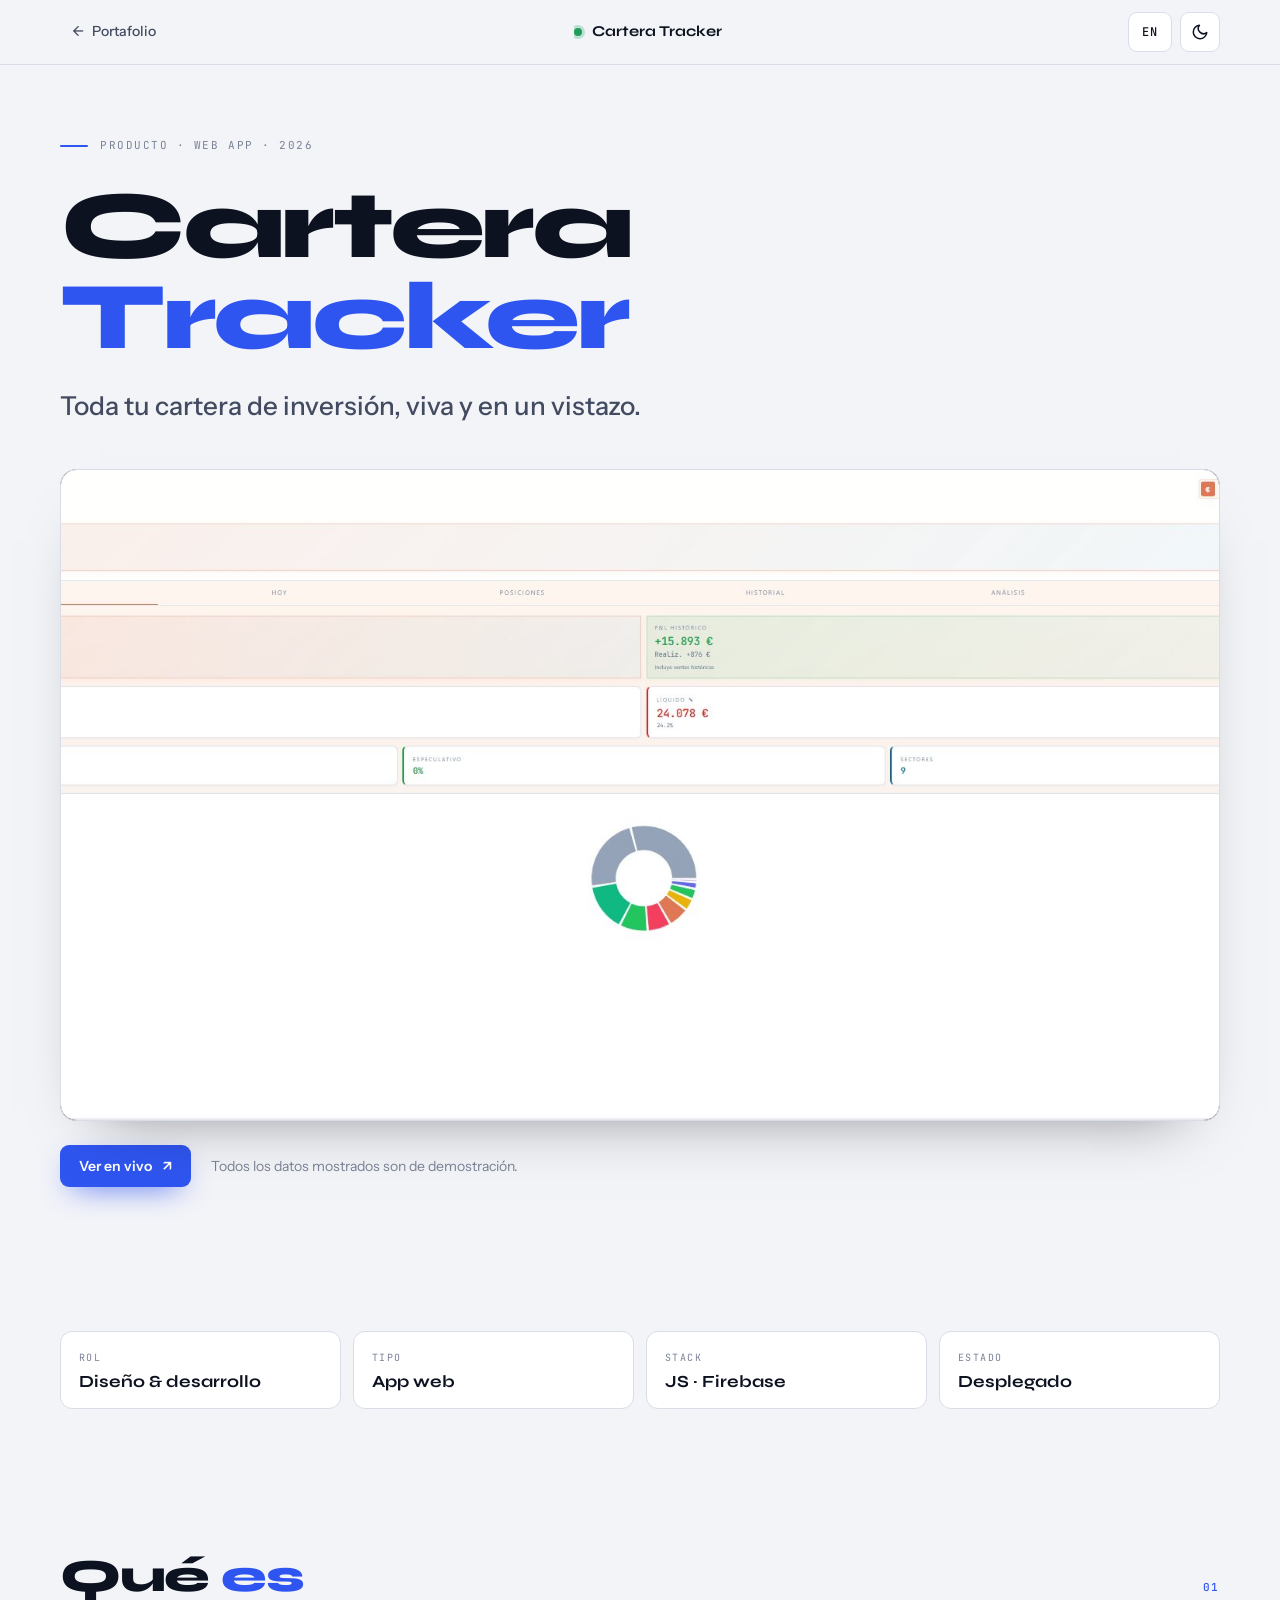
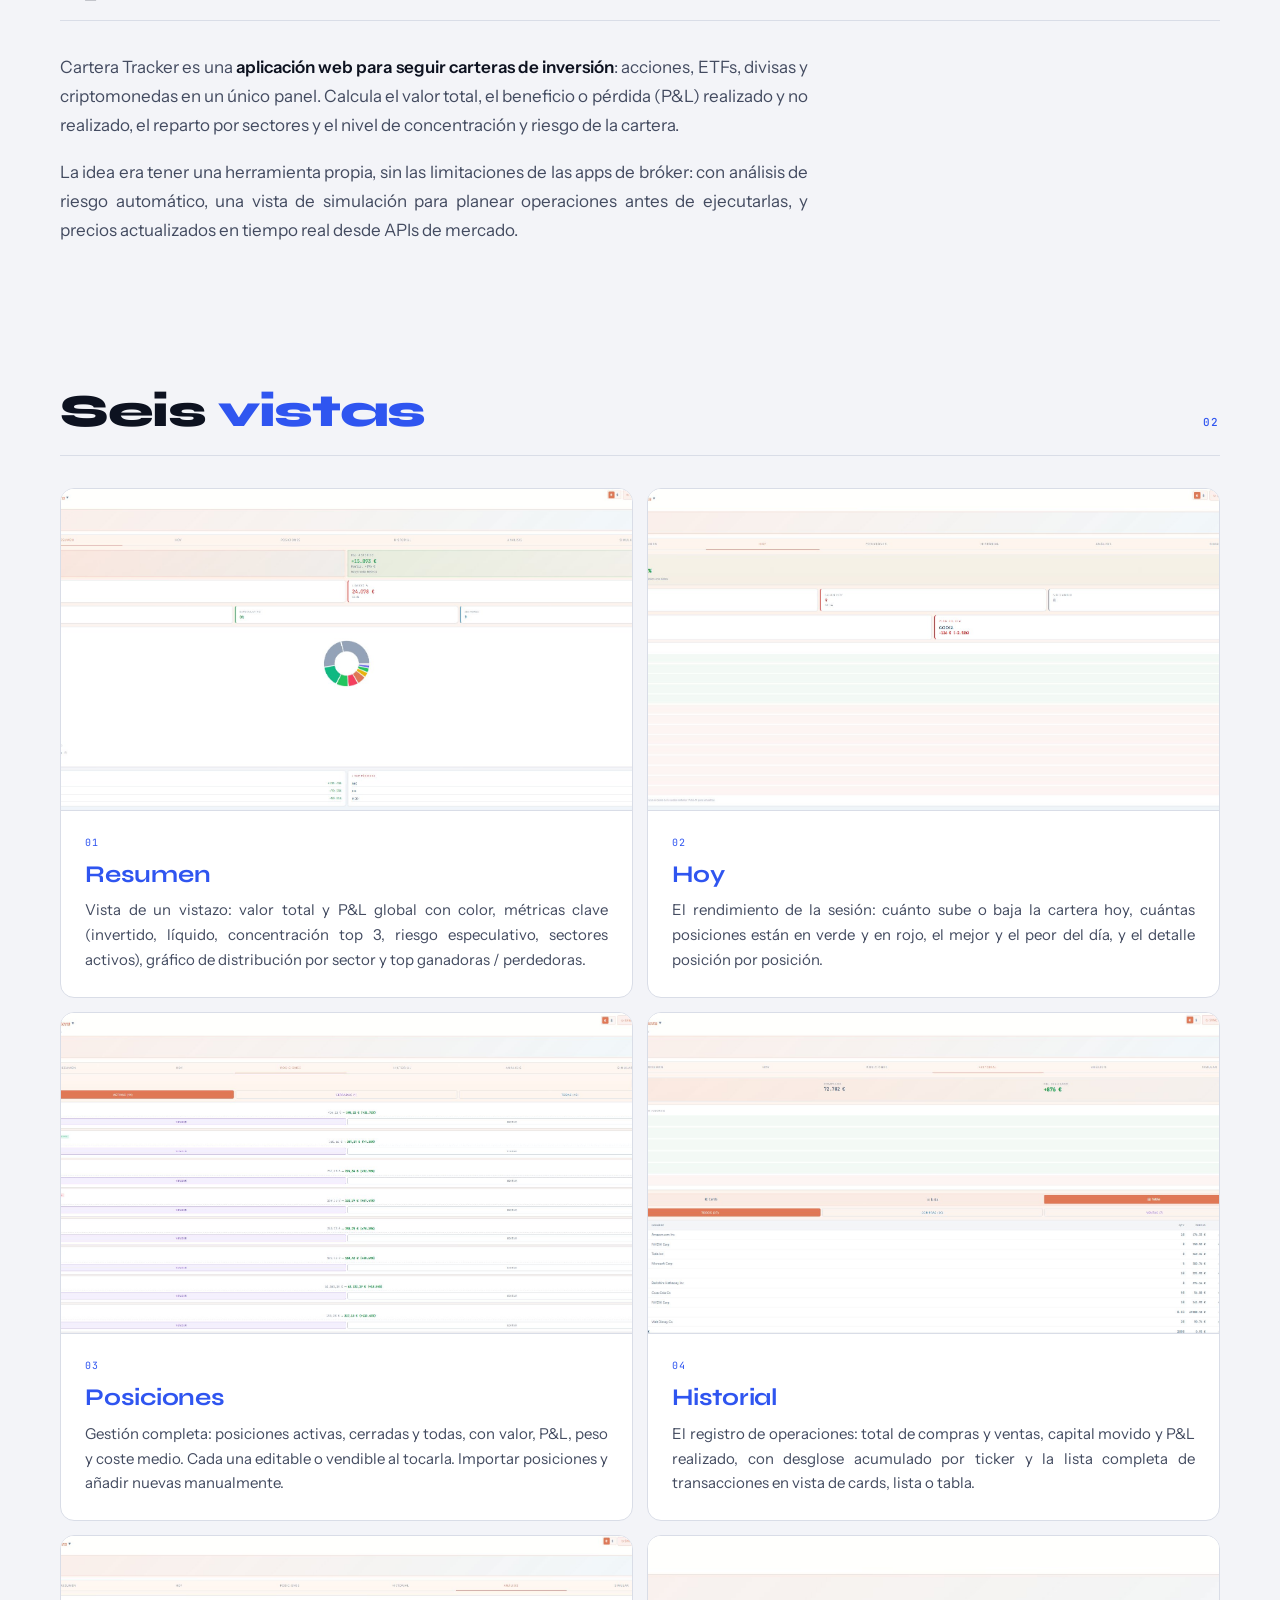
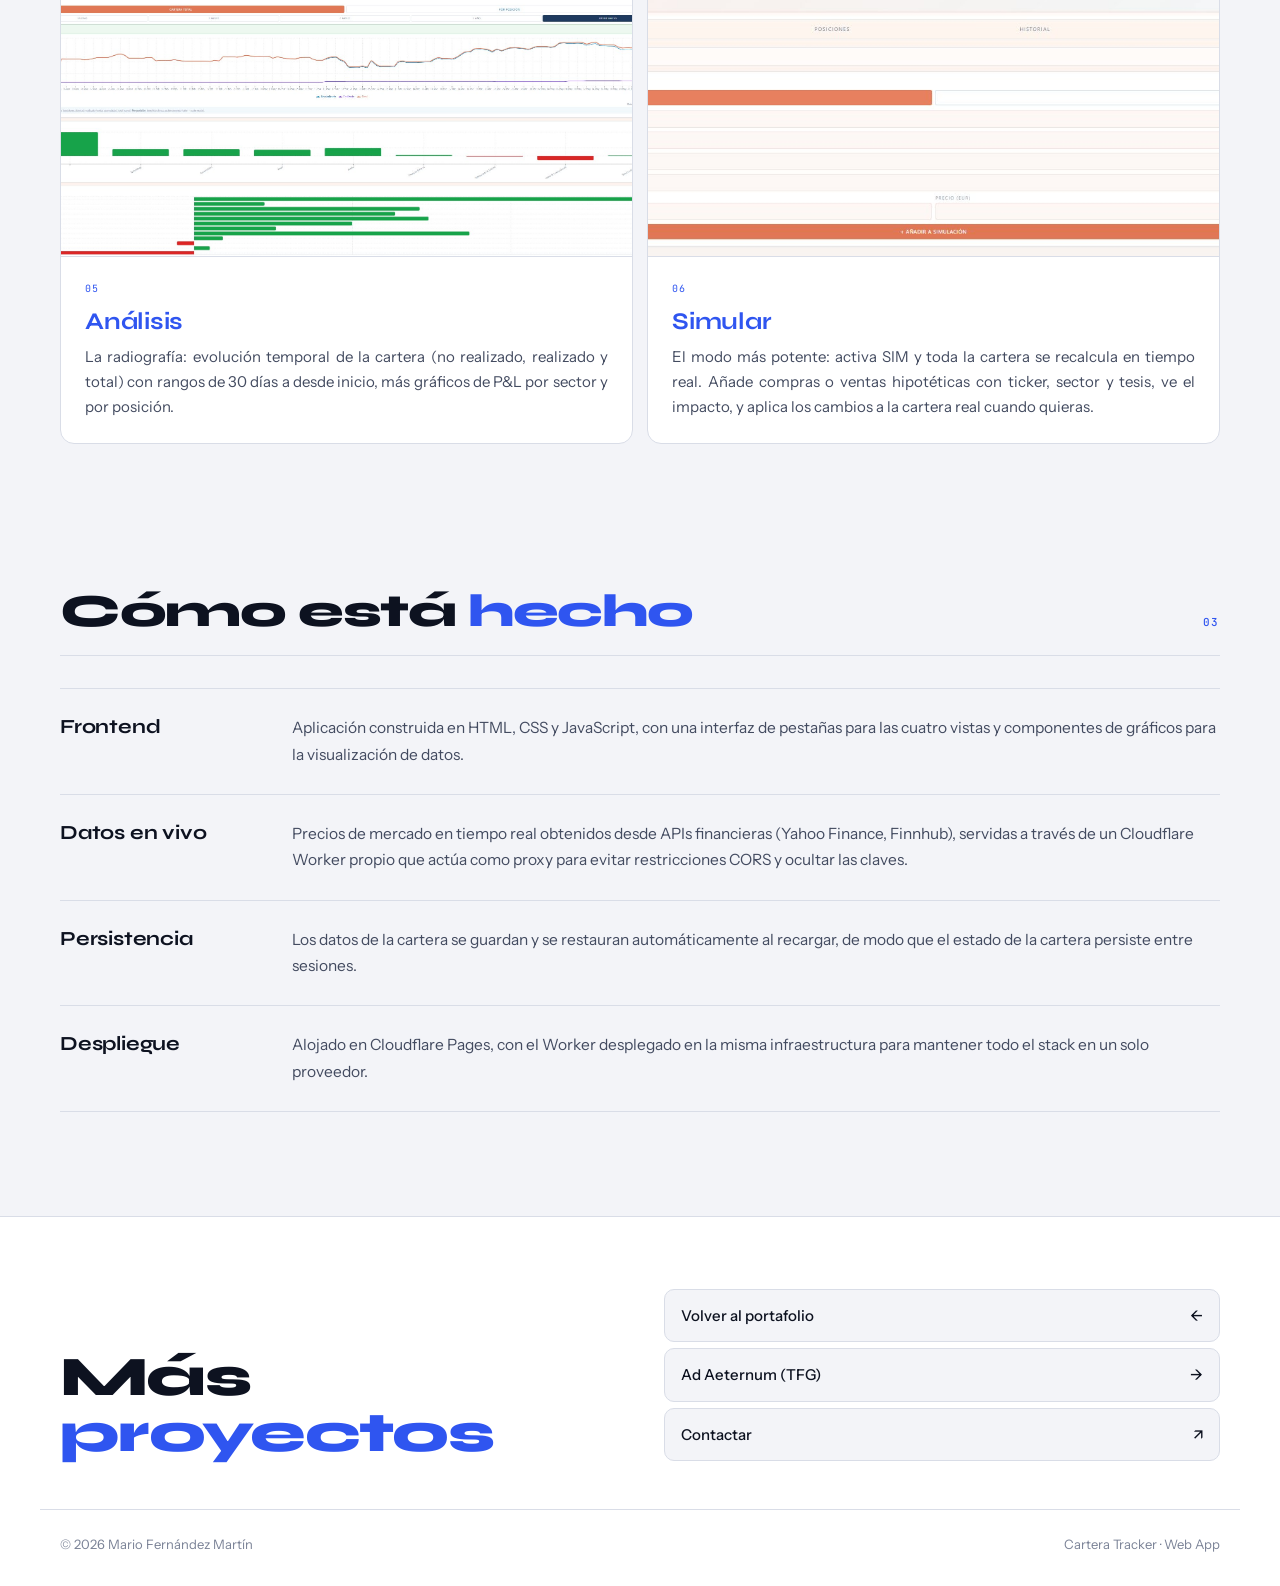
<file: cartera-tracker.html>
<!DOCTYPE html>
<html lang="es">
<head>
<meta charset="UTF-8">
<meta name="viewport" content="width=device-width, initial-scale=1.0">
<title>Cartera Tracker — Mario Fernández Martín</title>
<meta name="description" content="Cartera Tracker — aplicación web para seguimiento de carteras de inversión con precios en tiempo real, análisis por sectores y modo simulación.">
<link rel="icon" href="assets/favicon.svg" type="image/svg+xml">
<meta property="og:type" content="website">
<meta property="og:url" content="https://mariofernandezmartin.pages.dev/cartera-tracker.html">
<meta property="og:title" content="Cartera Tracker — Mario Fernández Martín">
<meta property="og:description" content="App web para seguimiento de carteras de inversión con precios en tiempo real y análisis por sectores.">
<meta property="og:image" content="https://mariofernandezmartin.pages.dev/assets/og.png">
<meta name="twitter:card" content="summary_large_image">
<meta name="twitter:title" content="Cartera Tracker — Mario Fernández Martín">
<meta name="twitter:description" content="App web para seguimiento de carteras de inversión con precios en tiempo real y análisis por sectores.">
<meta name="twitter:image" content="https://mariofernandezmartin.pages.dev/assets/og.png">
<link rel="preconnect" href="https://fonts.googleapis.com">
<link rel="preconnect" href="https://fonts.gstatic.com" crossorigin>
<link href="https://fonts.googleapis.com/css2?family=Syne:wght@500;700;800&family=Instrument+Sans:ital,wght@0,400;0,500;0,600;1,400&family=JetBrains+Mono:wght@400;500&display=swap" rel="stylesheet">
<link rel="stylesheet" href="estilo.css">
<script>(function(){try{var t=localStorage.getItem('tema');if(t)document.documentElement.dataset.theme=t;var l=localStorage.getItem('lang');if(l)document.documentElement.lang=l;}catch(e){}})();</script>
</head>
<body class="lang-es">
<div class="progress" id="progress"></div>
<svg class="inkdefs" aria-hidden="true"><defs>
  <mask id="inkmask" maskUnits="userSpaceOnUse" maskContentUnits="userSpaceOnUse" x="0" y="0" width="100000" height="100000">
    <rect width="100000" height="100000" fill="#fff"/>
    <path id="inkpath" fill="#000" fill-rule="evenodd" d=""/>
  </mask>
</defs></svg>

<nav class="topnav" id="nav"><div class="wrap">
  <a href="index.html" class="back">← <span class="es">Portafolio</span><span class="en">Portfolio</span></a>
  <div class="project-name"><i class="dot"></i>Cartera Tracker</div>
  <div class="nav-actions">
    <button id="lang-toggle" class="lang-toggle" aria-label="Cambiar idioma">EN</button>
    <button class="theme" id="theme" aria-label="Cambiar tema" title="Cambiar tema">
      <svg class="moon" viewBox="0 0 24 24" fill="none" stroke="currentColor" stroke-width="2" stroke-linecap="round" stroke-linejoin="round"><path d="M21 12.8A9 9 0 1 1 11.2 3a7 7 0 0 0 9.8 9.8z"/></svg>
      <svg class="sun" viewBox="0 0 24 24" fill="none" stroke="currentColor" stroke-width="2" stroke-linecap="round" stroke-linejoin="round"><circle cx="12" cy="12" r="4"/><path d="M12 2v2M12 20v2M4.9 4.9l1.4 1.4M17.7 17.7l1.4 1.4M2 12h2M20 12h2M4.9 19.1l1.4-1.4M17.7 6.3l1.4-1.4"/></svg>
    </button>
  </div>
</div></nav>

<main>

  <!-- HERO -->
  <section class="project-hero">
    <div class="meta">
      <span class="bar"></span>
      <span class="es">Producto · Web App · 2026</span>
      <span class="en">Product · Web App · 2026</span>
    </div>
    <h1>Cartera <span class="italic">Tracker</span></h1>
    <p class="tagline">
      <span class="es">Toda tu cartera de inversión, viva y en un vistazo.</span>
      <span class="en">Your entire investment portfolio, live and at a glance.</span>
    </p>

    <div class="hero-image">
      <img src="assets/cartera-tracker/dashboard.png" alt="Dashboard de Cartera Tracker">
    </div>

    <div class="demo-cta">
      <a href="https://cartera-6tj.pages.dev/" target="_blank" rel="noopener" class="live-btn" id="live-link">
        <span class="es">Ver en vivo</span>
        <span class="en">View live</span>
        <span>↗</span>
      </a>
      <span class="demo-cta-note">
        <span class="es">Todos los datos mostrados son de demostración.</span>
        <span class="en">All data shown is for demonstration purposes.</span>
      </span>
    </div>
  </section>

  <!-- META STRIP -->
  <section class="meta-strip">
    <div class="meta-strip-grid">
      <div class="meta-item">
        <div class="label"><span class="es">Rol</span><span class="en">Role</span></div>
        <div class="value"><span class="es">Diseño & desarrollo</span><span class="en">Design & dev</span></div>
      </div>
      <div class="meta-item">
        <div class="label"><span class="es">Tipo</span><span class="en">Type</span></div>
        <div class="value"><span class="es">App web</span><span class="en">Web app</span></div>
      </div>
      <div class="meta-item">
        <div class="label">Stack</div>
        <div class="value">JS · Firebase</div>
      </div>
      <div class="meta-item">
        <div class="label"><span class="es">Estado</span><span class="en">Status</span></div>
        <div class="value"><span class="es">Desplegado</span><span class="en">Deployed</span></div>
      </div>
    </div>
  </section>

  <!-- QUÉ ES -->
  <section class="content-section rv">
    <h2>
      <span class="es">Qué <span class="italic">es</span></span><span class="en">What it <span class="italic">is</span></span>
      <span class="num">01</span>
    </h2>
    <div class="body-text">
      <p>
        <span class="es">Cartera Tracker es una <strong>aplicación web para seguir carteras de inversión</strong>: acciones, ETFs, divisas y criptomonedas en un único panel. Calcula el valor total, el beneficio o pérdida (P&L) realizado y no realizado, el reparto por sectores y el nivel de concentración y riesgo de la cartera.</span>
        <span class="en">Cartera Tracker is a <strong>web app for tracking investment portfolios</strong>: stocks, ETFs, currencies and crypto in a single dashboard. It computes total value, realized and unrealized profit/loss (P&L), sector distribution, and the portfolio's concentration and risk levels.</span>
      </p>
      <p>
        <span class="es">La idea era tener una herramienta propia, sin las limitaciones de las apps de bróker: con análisis de riesgo automático, una vista de simulación para planear operaciones antes de ejecutarlas, y precios actualizados en tiempo real desde APIs de mercado.</span>
        <span class="en">The goal was to build a personal tool, free from the limitations of broker apps: automatic risk analysis, a simulation view to plan trades before executing them, and real-time prices pulled from market APIs.</span>
      </p>
    </div>
  </section>

  <!-- LAS 4 VISTAS -->
  <section class="content-section rv">
    <h2>
      <span class="es">Seis <span class="italic">vistas</span></span><span class="en">Six <span class="italic">views</span></span>
      <span class="num">02</span>
    </h2>
    <div class="views-grid">
      <div class="view-card">
        <div class="view-shot"><img src="assets/cartera-tracker/vista-resumen.png" alt="Vista Resumen"></div>
        <div class="view-body">
          <div class="view-tag">01</div>
          <h3><span class="es"><span class="italic">Resumen</span></span><span class="en"><span class="italic">Summary</span></span></h3>
          <p>
            <span class="es">Vista de un vistazo: valor total y P&L global con color, métricas clave (invertido, líquido, concentración top 3, riesgo especulativo, sectores activos), gráfico de distribución por sector y top ganadoras / perdedoras.</span>
            <span class="en">The at-a-glance view: total value and global P&L with color, key metrics (invested, liquid, top-3 concentration, speculative risk, active sectors), sector distribution chart and top winners / losers.</span>
          </p>
        </div>
      </div>
      <div class="view-card">
        <div class="view-shot"><img src="assets/cartera-tracker/vista-hoy.png" alt="Vista Hoy"></div>
        <div class="view-body">
          <div class="view-tag">02</div>
          <h3><span class="es"><span class="italic">Hoy</span></span><span class="en"><span class="italic">Today</span></span></h3>
          <p>
            <span class="es">El rendimiento de la sesión: cuánto sube o baja la cartera hoy, cuántas posiciones están en verde y en rojo, el mejor y el peor del día, y el detalle posición por posición.</span>
            <span class="en">The session's performance: how much the portfolio is up or down today, how many positions are green and red, the best and worst of the day, and a position-by-position breakdown.</span>
          </p>
        </div>
      </div>
      <div class="view-card">
        <div class="view-shot"><img src="assets/cartera-tracker/vista-posiciones.png" alt="Vista Posiciones"></div>
        <div class="view-body">
          <div class="view-tag">03</div>
          <h3><span class="es"><span class="italic">Posiciones</span></span><span class="en"><span class="italic">Positions</span></span></h3>
          <p>
            <span class="es">Gestión completa: posiciones activas, cerradas y todas, con valor, P&L, peso y coste medio. Cada una editable o vendible al tocarla. Importar posiciones y añadir nuevas manualmente.</span>
            <span class="en">Full management: active, closed and all positions, with value, P&L, weight and average cost. Each editable or sellable on tap. Import positions and add new ones manually.</span>
          </p>
        </div>
      </div>
      <div class="view-card">
        <div class="view-shot"><img src="assets/cartera-tracker/vista-historial.png" alt="Vista Historial"></div>
        <div class="view-body">
          <div class="view-tag">04</div>
          <h3><span class="es"><span class="italic">Historial</span></span><span class="en"><span class="italic">History</span></span></h3>
          <p>
            <span class="es">El registro de operaciones: total de compras y ventas, capital movido y P&L realizado, con desglose acumulado por ticker y la lista completa de transacciones en vista de cards, lista o tabla.</span>
            <span class="en">The trade log: total buys and sells, capital moved and realized P&L, with accumulated breakdown by ticker and the full transaction list in cards, list or table view.</span>
          </p>
        </div>
      </div>
      <div class="view-card">
        <div class="view-shot"><img src="assets/cartera-tracker/vista-analisis.png" alt="Vista Análisis"></div>
        <div class="view-body">
          <div class="view-tag">05</div>
          <h3><span class="es"><span class="italic">Análisis</span></span><span class="en"><span class="italic">Analysis</span></span></h3>
          <p>
            <span class="es">La radiografía: evolución temporal de la cartera (no realizado, realizado y total) con rangos de 30 días a desde inicio, más gráficos de P&L por sector y por posición.</span>
            <span class="en">The breakdown: the portfolio's evolution over time (unrealized, realized and total) with ranges from 30 days to since inception, plus P&L charts by sector and by position.</span>
          </p>
        </div>
      </div>
      <div class="view-card">
        <div class="view-shot"><img src="assets/cartera-tracker/vista-simular.png" alt="Vista Simular"></div>
        <div class="view-body">
          <div class="view-tag">06</div>
          <h3><span class="es"><span class="italic">Simular</span></span><span class="en"><span class="italic">Simulate</span></span></h3>
          <p>
            <span class="es">El modo más potente: activa SIM y toda la cartera se recalcula en tiempo real. Añade compras o ventas hipotéticas con ticker, sector y tesis, ve el impacto, y aplica los cambios a la cartera real cuando quieras.</span>
            <span class="en">The most powerful mode: enable SIM and the whole portfolio recalculates in real time. Add hypothetical buys or sells with ticker, sector and thesis, see the impact, and apply changes to the real portfolio whenever you want.</span>
          </p>
        </div>
      </div>
    </div>
  </section>

  <!-- CÓMO ESTÁ HECHO -->
  <section class="content-section rv">
    <h2>
      <span class="es">Cómo está <span class="italic">hecho</span></span><span class="en">How it's <span class="italic">built</span></span>
      <span class="num">03</span>
    </h2>
    <div class="tech-detail">
      <div class="tech-row">
        <div class="tech-key">Frontend</div>
        <div class="tech-val">
          <span class="es">Aplicación construida en HTML, CSS y JavaScript, con una interfaz de pestañas para las cuatro vistas y componentes de gráficos para la visualización de datos.</span>
          <span class="en">Built with HTML, CSS and JavaScript, with a tabbed interface for the four views and chart components for data visualization.</span>
        </div>
      </div>
      <div class="tech-row">
        <div class="tech-key"><span class="es">Datos en vivo</span><span class="en">Live data</span></div>
        <div class="tech-val">
          <span class="es">Precios de mercado en tiempo real obtenidos desde APIs financieras (Yahoo Finance, Finnhub), servidas a través de un Cloudflare Worker propio que actúa como proxy para evitar restricciones CORS y ocultar las claves.</span>
          <span class="en">Real-time market prices fetched from financial APIs (Yahoo Finance, Finnhub), served through a custom Cloudflare Worker acting as a proxy to bypass CORS restrictions and hide API keys.</span>
        </div>
      </div>
      <div class="tech-row">
        <div class="tech-key">Persistencia</div>
        <div class="tech-val">
          <span class="es">Los datos de la cartera se guardan y se restauran automáticamente al recargar, de modo que el estado de la cartera persiste entre sesiones.</span>
          <span class="en">Portfolio data is saved and automatically restored on reload, so the portfolio state persists across sessions.</span>
        </div>
      </div>
      <div class="tech-row">
        <div class="tech-key">Despliegue</div>
        <div class="tech-val">
          <span class="es">Alojado en Cloudflare Pages, con el Worker desplegado en la misma infraestructura para mantener todo el stack en un solo proveedor.</span>
          <span class="en">Hosted on Cloudflare Pages, with the Worker deployed on the same infrastructure to keep the whole stack with a single provider.</span>
        </div>
      </div>
    </div>
  </section>

</main>

<!-- FOOTER -->
<footer class="project-footer">
  <div class="project-footer-inner">
    <h3>
      <span class="es">Más <span class="italic">proyectos</span></span>
      <span class="en">More <span class="italic">projects</span></span>
    </h3>
    <div class="nav-links">
      <a href="index.html">
        <span><span class="es">Volver al portafolio</span><span class="en">Back to portfolio</span></span>
        <span>←</span>
      </a>
      <a href="ad-aeternum.html">
        <span>Ad Aeternum (TFG)</span>
        <span>→</span>
      </a>
      <a href="mailto:mariofdz2011@gmail.com">
        <span><span class="es">Contactar</span><span class="en">Contact</span></span>
        <span>↗</span>
      </a>
    </div>
  </div>
  <div class="bottom">
    <div>© 2026 Mario Fernández Martín</div>
    <div>Cartera Tracker · Web App</div>
  </div>
</footer>

<script src="guion.js"></script>
</body>
</html>
</file>
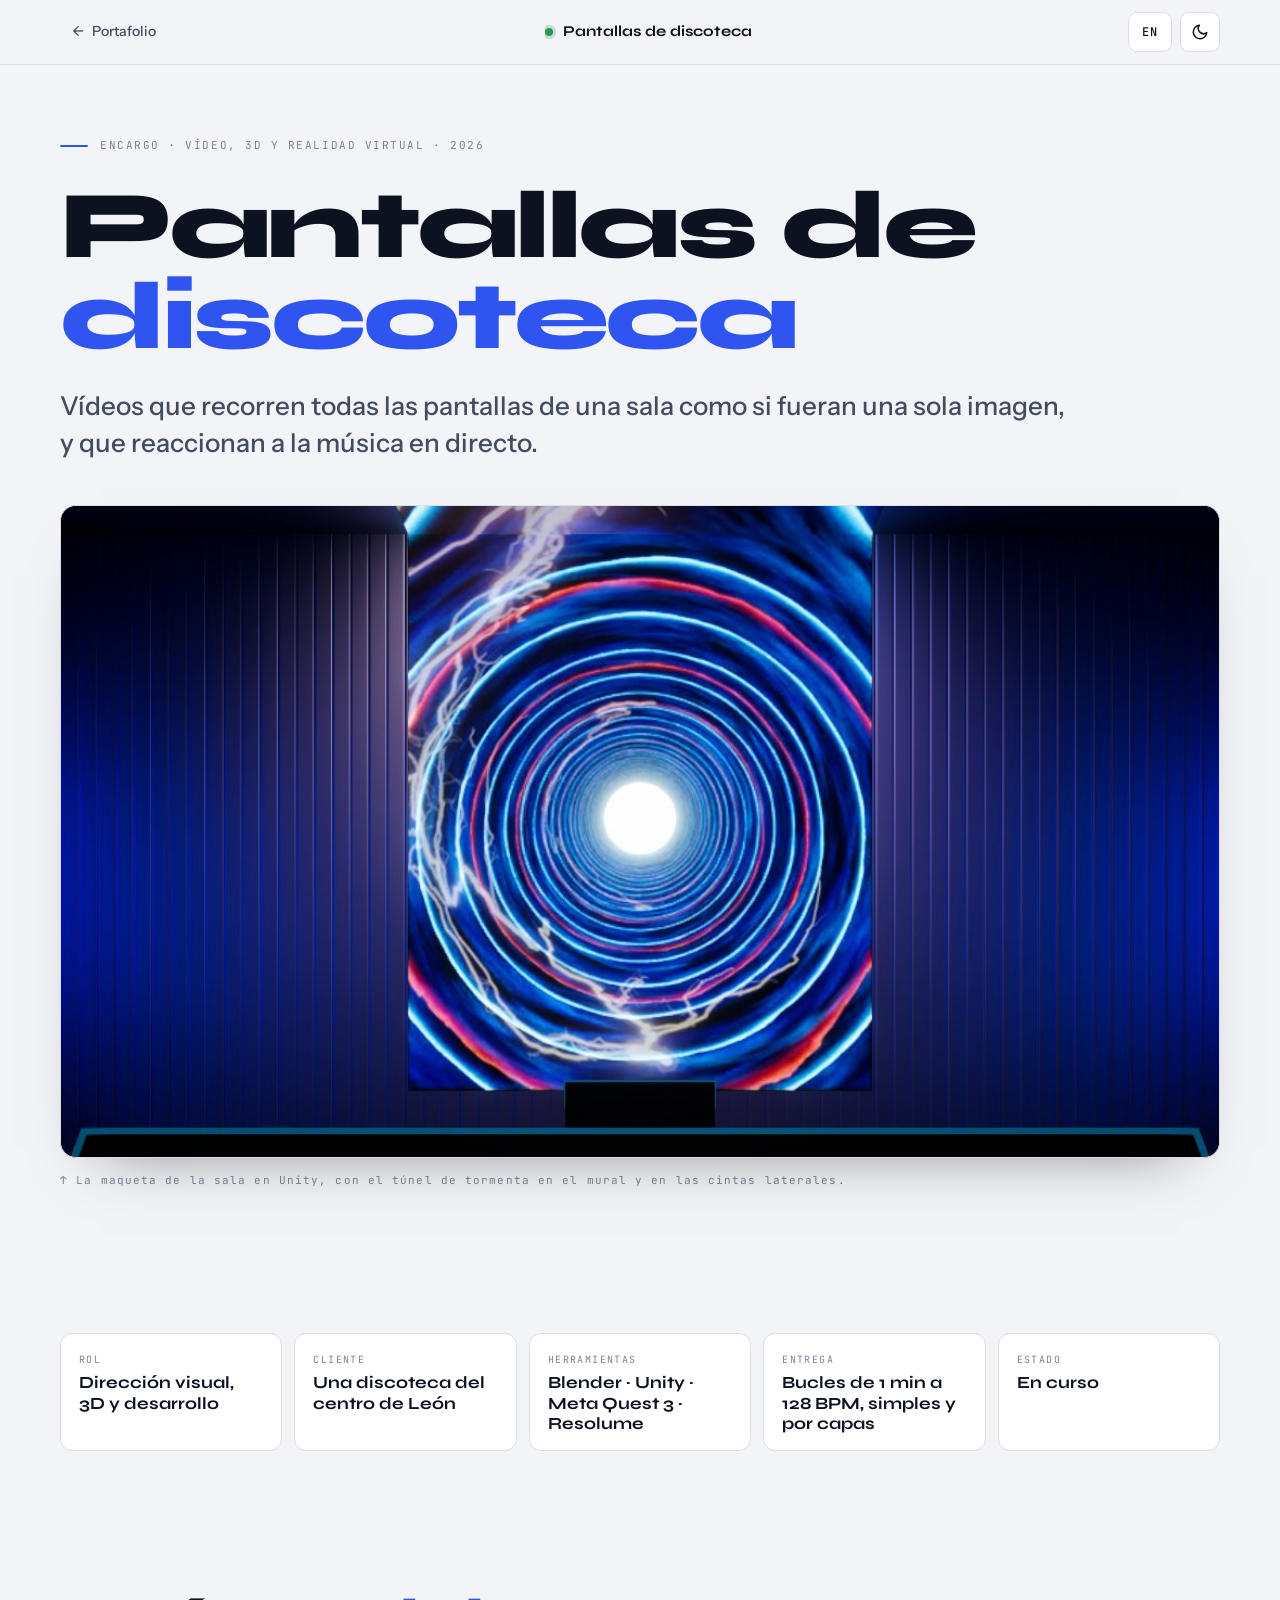
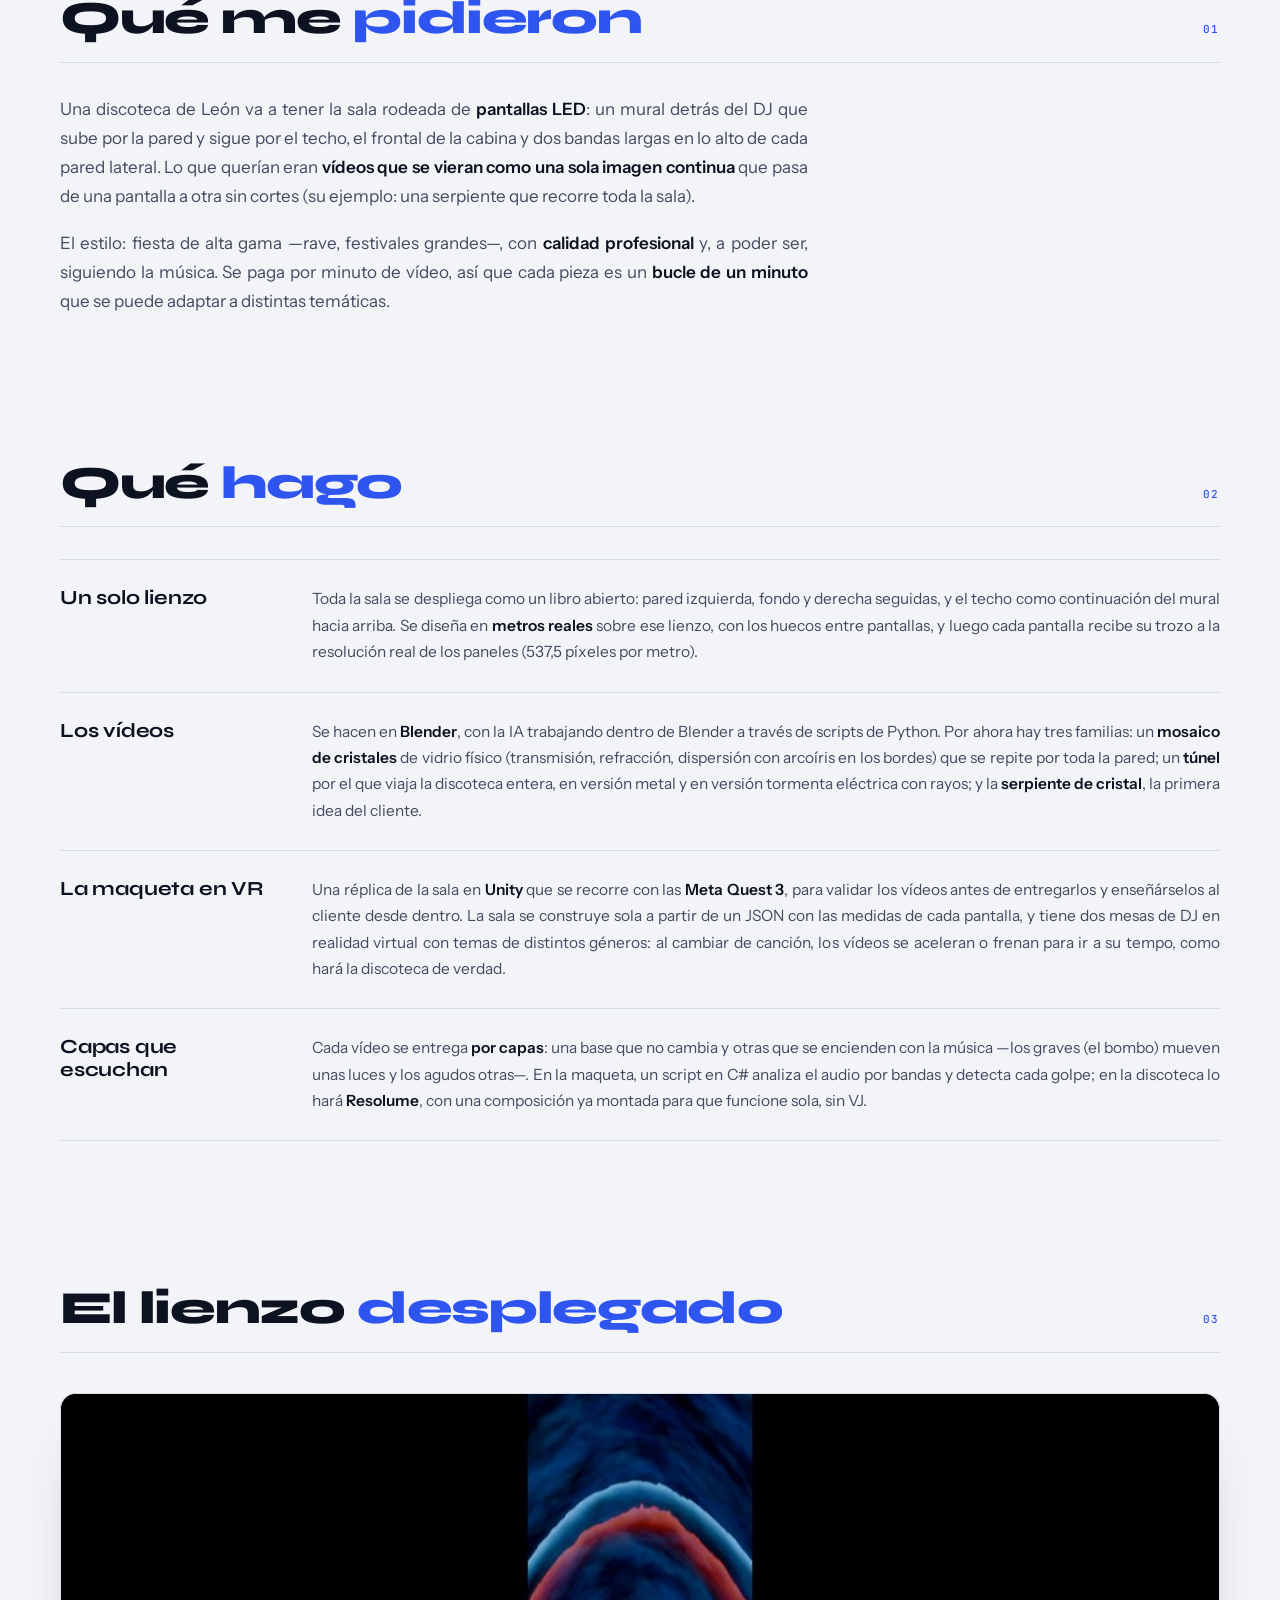
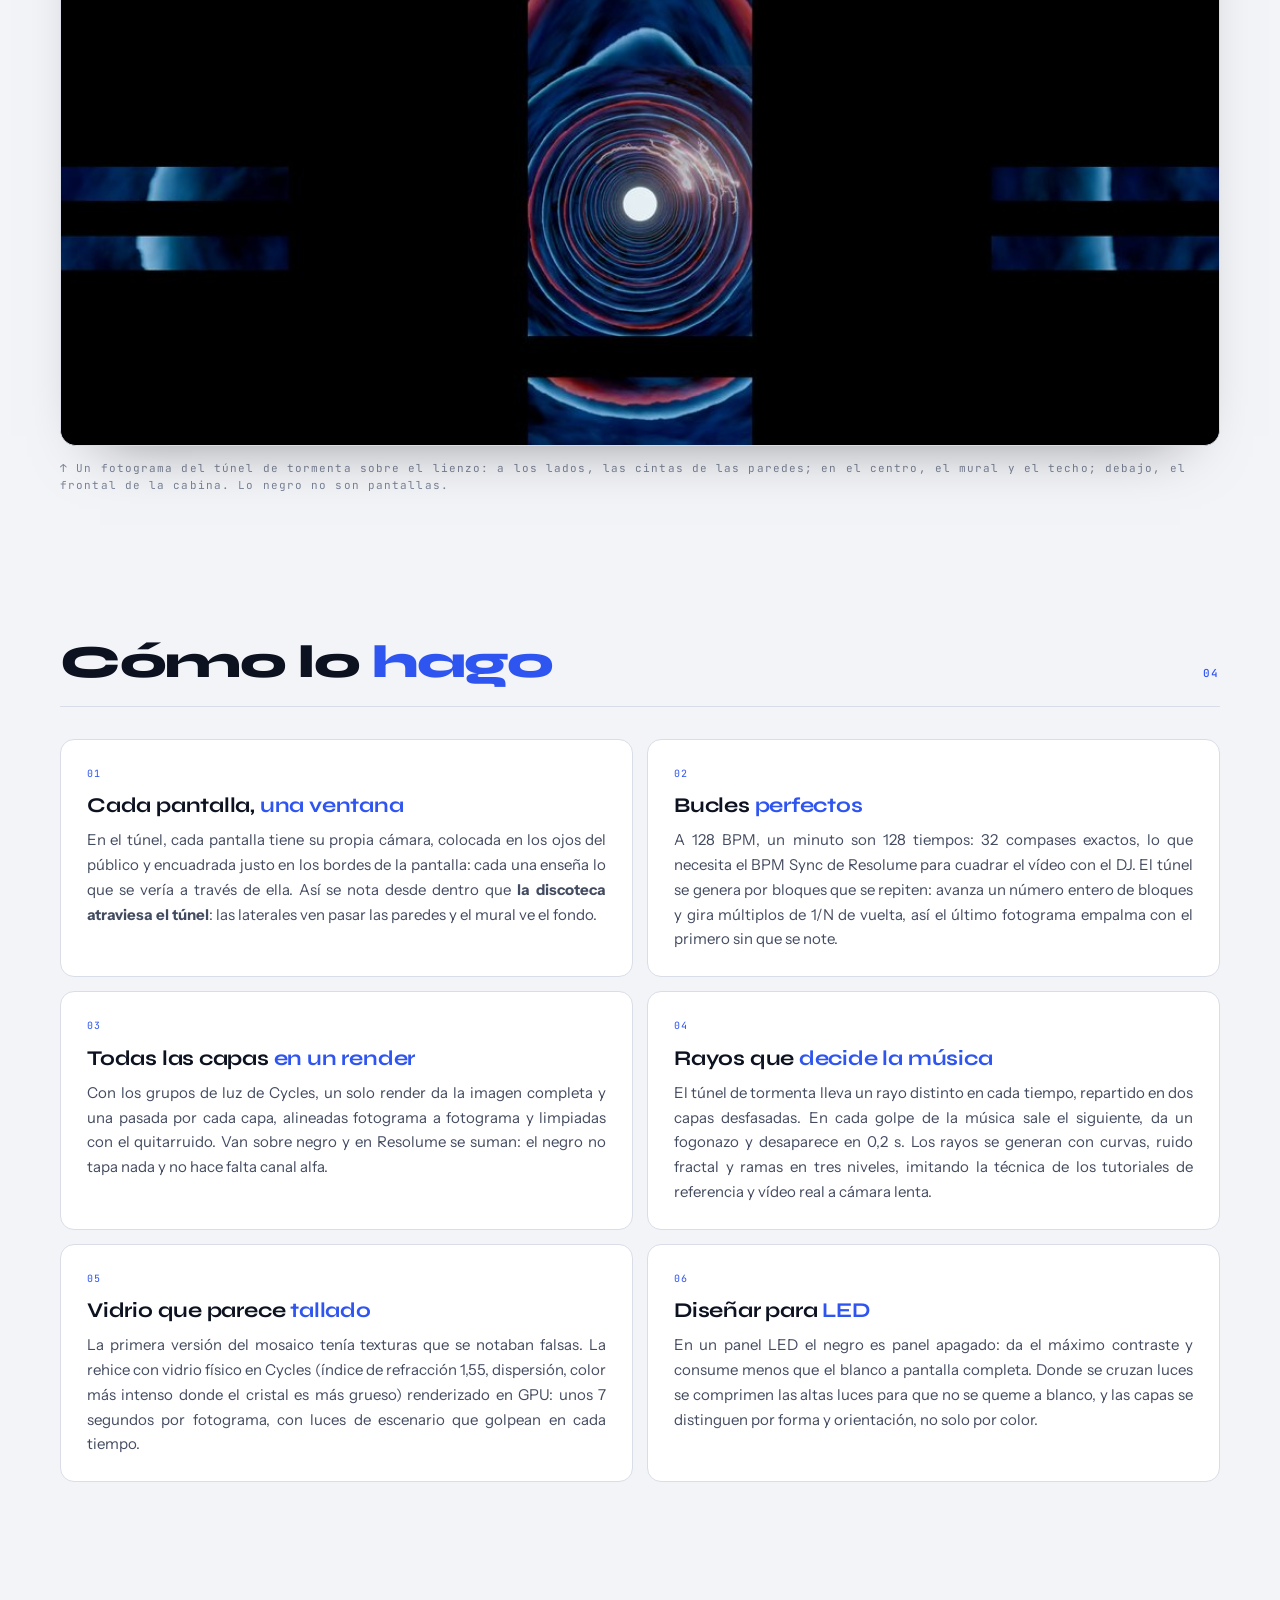
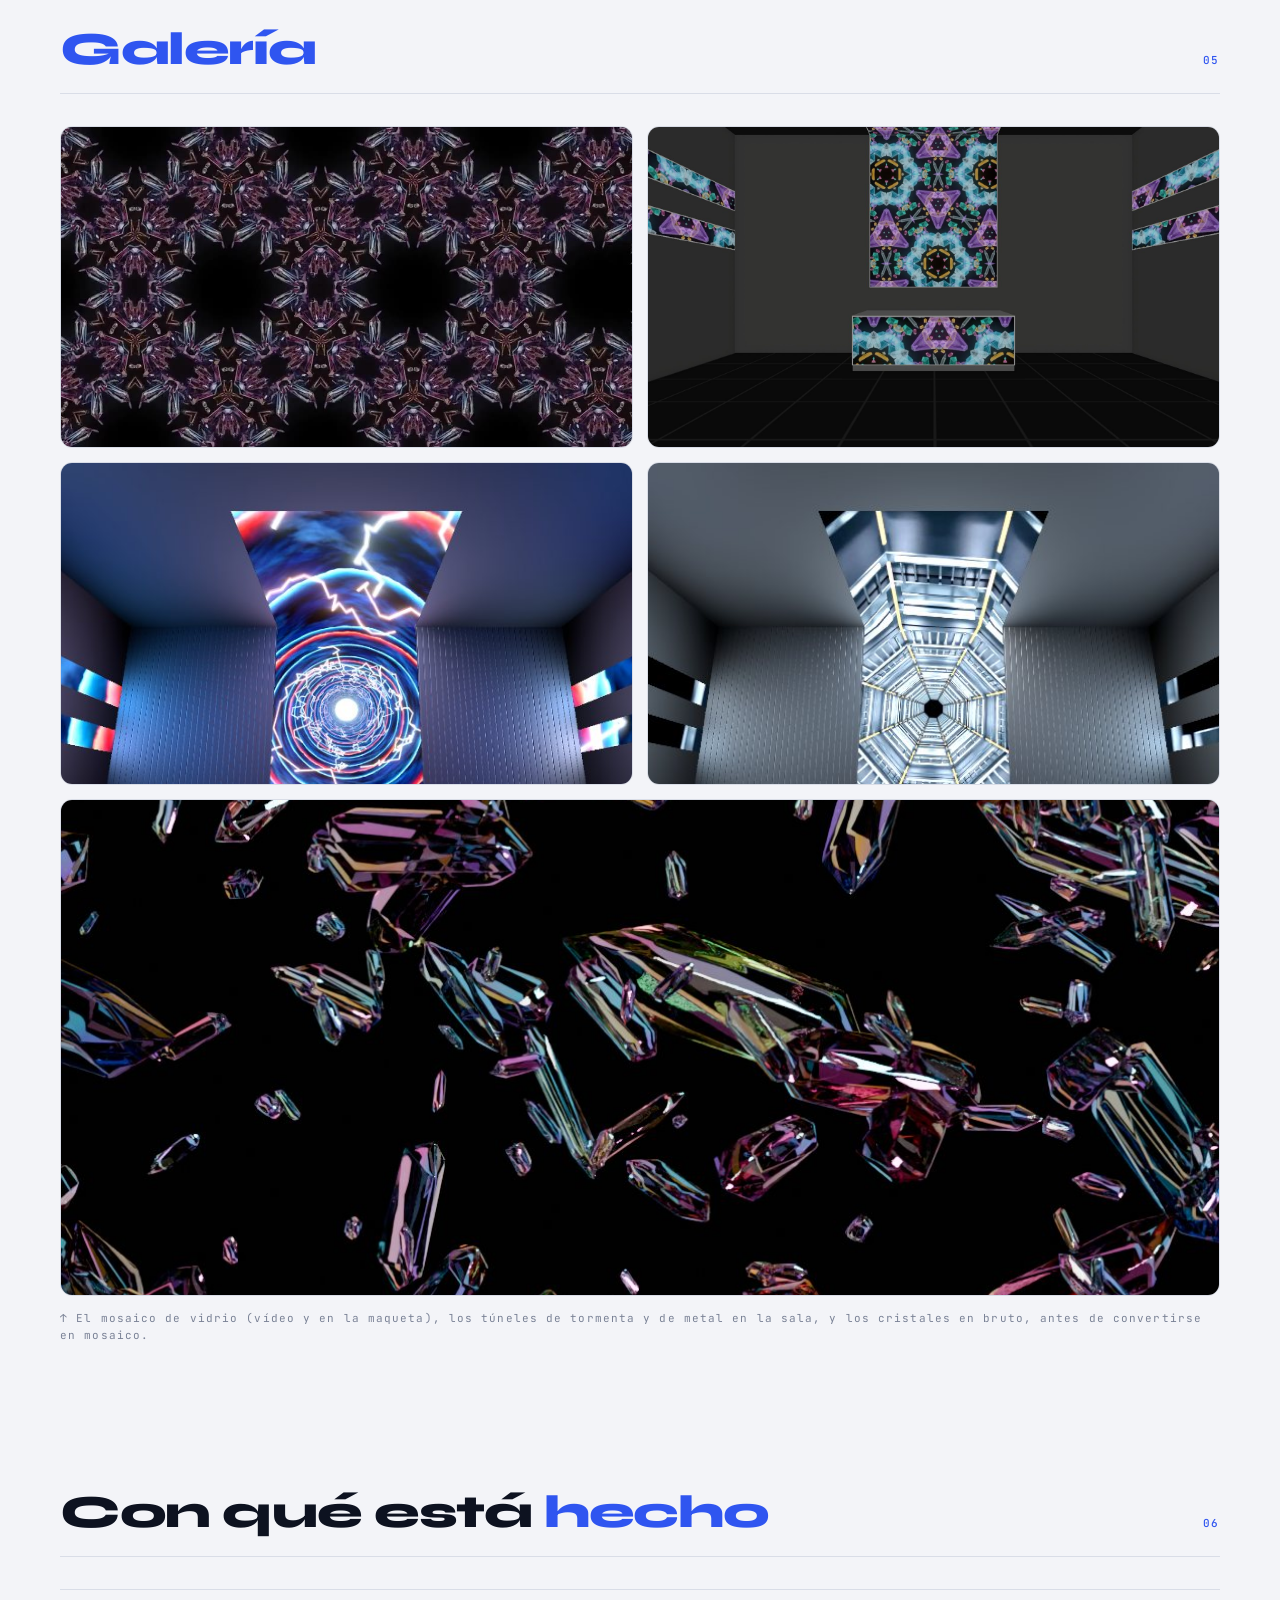
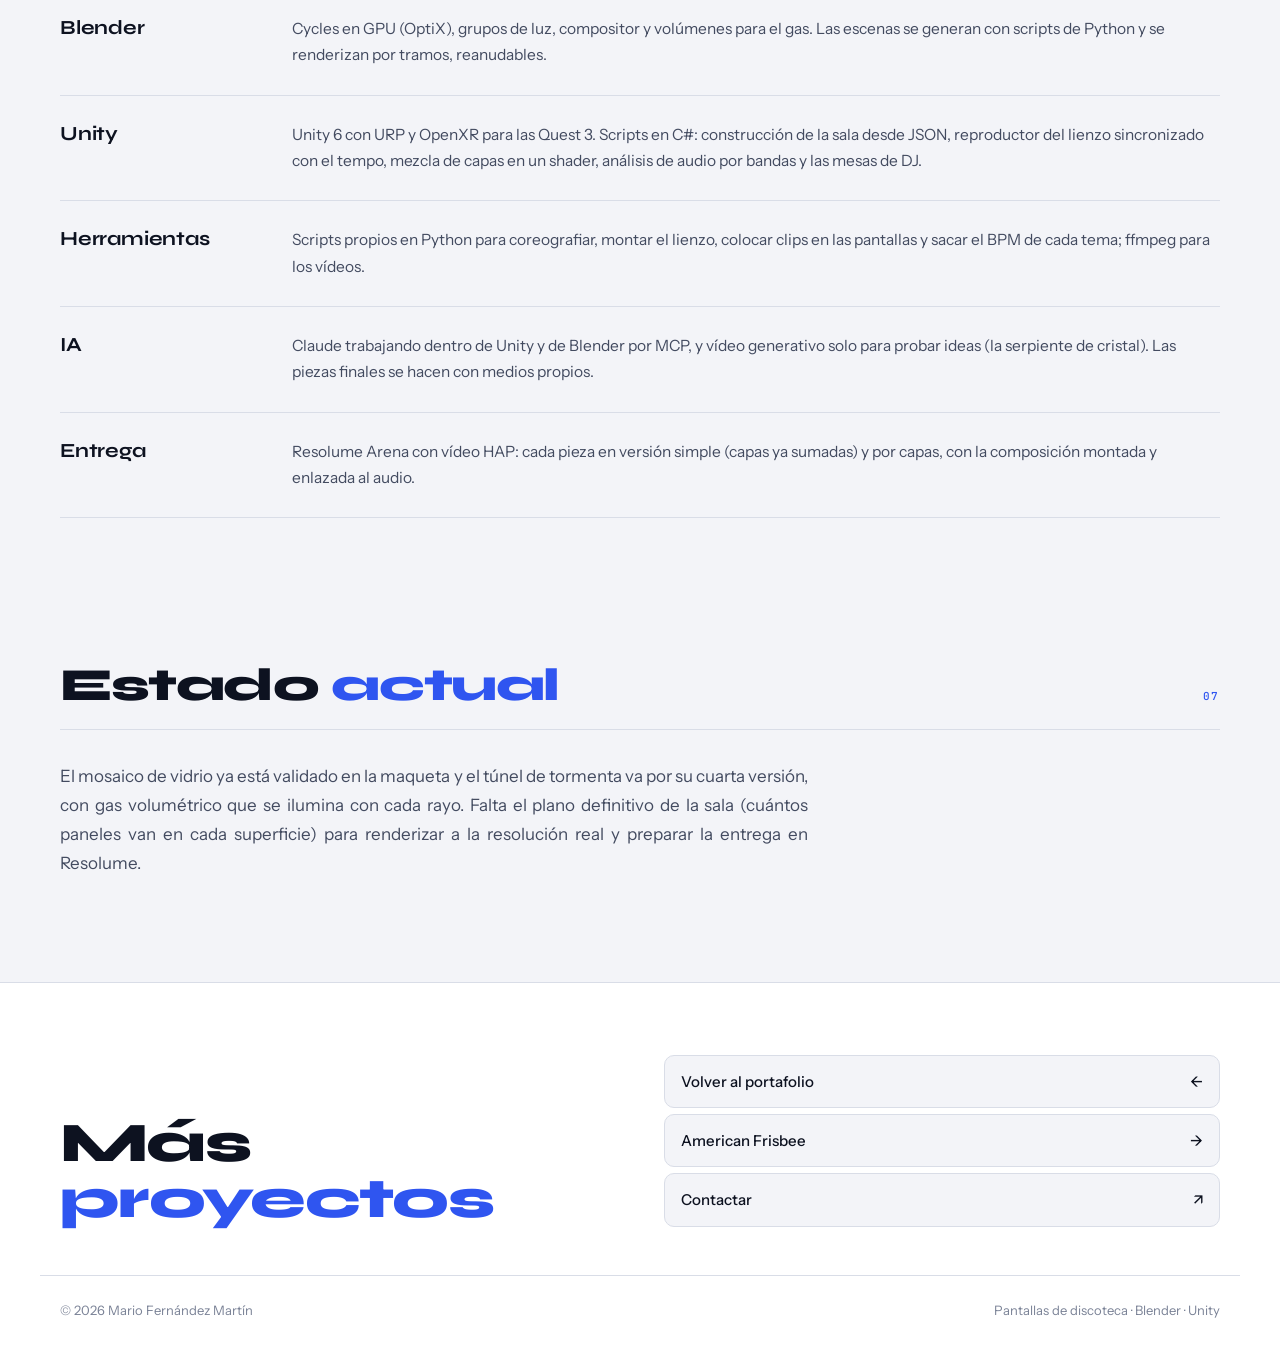
<file: discoteca.html>
<!DOCTYPE html>
<html lang="es">
<head>
<meta charset="UTF-8">
<meta name="viewport" content="width=device-width, initial-scale=1.0">
<title>Pantallas de discoteca — Mario Fernández Martín</title>
<meta name="description" content="Vídeos para las pantallas LED de una discoteca de León: bucles de un minuto hechos en Blender por capas que reaccionan a la música, y una maqueta de la sala en Unity para revisarlos con Meta Quest 3.">
<link rel="icon" href="assets/favicon.svg" type="image/svg+xml">
<meta property="og:type" content="website">
<meta property="og:url" content="https://mariofernandezmartin.pages.dev/discoteca.html">
<meta property="og:title" content="Pantallas de discoteca — Mario Fernández Martín">
<meta property="og:description" content="Vídeos que recorren todas las pantallas de una sala como una sola imagen y reaccionan a la música. Blender, Unity y Meta Quest 3.">
<meta property="og:image" content="https://mariofernandezmartin.pages.dev/assets/discoteca/hero.jpg">
<meta name="twitter:card" content="summary_large_image">
<meta name="twitter:title" content="Pantallas de discoteca — Mario Fernández Martín">
<meta name="twitter:description" content="Vídeos que recorren todas las pantallas de una sala como una sola imagen y reaccionan a la música. Blender, Unity y Meta Quest 3.">
<meta name="twitter:image" content="https://mariofernandezmartin.pages.dev/assets/discoteca/hero.jpg">
<link rel="preconnect" href="https://fonts.googleapis.com">
<link rel="preconnect" href="https://fonts.gstatic.com" crossorigin>
<link href="https://fonts.googleapis.com/css2?family=Syne:wght@500;700;800&family=Instrument+Sans:ital,wght@0,400;0,500;0,600;1,400&family=JetBrains+Mono:wght@400;500&display=swap" rel="stylesheet">
<link rel="stylesheet" href="estilo.css">
<script>(function(){try{var t=localStorage.getItem('tema');if(t)document.documentElement.dataset.theme=t;var l=localStorage.getItem('lang');if(l)document.documentElement.lang=l;}catch(e){}})();</script>
</head>
<body class="lang-es">
<div class="progress" id="progress"></div>
<svg class="inkdefs" aria-hidden="true"><defs>
  <mask id="inkmask" maskUnits="userSpaceOnUse" maskContentUnits="userSpaceOnUse" x="0" y="0" width="100000" height="100000">
    <rect width="100000" height="100000" fill="#fff"/>
    <path id="inkpath" fill="#000" fill-rule="evenodd" d=""/>
  </mask>
</defs></svg>

<nav class="topnav" id="nav"><div class="wrap">
  <a href="index.html" class="back">← <span class="es">Portafolio</span><span class="en">Portfolio</span></a>
  <div class="project-name"><i class="dot"></i><span class="es">Pantallas de discoteca</span><span class="en">Nightclub screens</span></div>
  <div class="nav-actions">
    <button id="lang-toggle" class="lang-toggle" aria-label="Cambiar idioma">EN</button>
    <button class="theme" id="theme" aria-label="Cambiar tema" title="Cambiar tema">
      <svg class="moon" viewBox="0 0 24 24" fill="none" stroke="currentColor" stroke-width="2" stroke-linecap="round" stroke-linejoin="round"><path d="M21 12.8A9 9 0 1 1 11.2 3a7 7 0 0 0 9.8 9.8z"/></svg>
      <svg class="sun" viewBox="0 0 24 24" fill="none" stroke="currentColor" stroke-width="2" stroke-linecap="round" stroke-linejoin="round"><circle cx="12" cy="12" r="4"/><path d="M12 2v2M12 20v2M4.9 4.9l1.4 1.4M17.7 17.7l1.4 1.4M2 12h2M20 12h2M4.9 19.1l1.4-1.4M17.7 6.3l1.4-1.4"/></svg>
    </button>
  </div>
</div></nav>

<main>

  <!-- HERO -->
  <section class="project-hero">
    <div class="meta">
      <span class="bar"></span>
      <span class="es">Encargo · Vídeo, 3D y realidad virtual · 2026</span>
      <span class="en">Commission · Video, 3D &amp; virtual reality · 2026</span>
    </div>
    <h1><span class="es">Pantallas de <span class="italic">discoteca</span></span><span class="en">Nightclub <span class="italic">screens</span></span></h1>
    <p class="tagline">
      <span class="es">Vídeos que recorren todas las pantallas de una sala como si fueran una sola imagen, y que reaccionan a la música en directo.</span>
      <span class="en">Videos that run across every screen in a venue as if they were a single image, and react to live music.</span>
    </p>
    <div class="hero-image">
      <img src="assets/discoteca/hero.jpg" alt="Maqueta de la sala en Unity: el túnel de tormenta en el mural y las cintas laterales">
    </div>
    <p style="font-family: var(--mono); font-size: 11px; color: var(--muted); margin-top: 14px; letter-spacing: 0.1em;">
      <span class="es">↑ La maqueta de la sala en Unity, con el túnel de tormenta en el mural y en las cintas laterales.</span>
      <span class="en">↑ The Unity mock-up of the venue, with the storm tunnel on the mural and the side strips.</span>
    </p>
  </section>

  <!-- META STRIP -->
  <section class="meta-strip">
    <div class="meta-strip-grid">
      <div class="meta-item">
        <div class="label"><span class="es">Rol</span><span class="en">Role</span></div>
        <div class="value"><span class="es">Dirección visual, 3D y desarrollo</span><span class="en">Visual direction, 3D &amp; development</span></div>
      </div>
      <div class="meta-item">
        <div class="label"><span class="es">Cliente</span><span class="en">Client</span></div>
        <div class="value"><span class="es">Una discoteca del centro de León</span><span class="en">A nightclub in central León</span></div>
      </div>
      <div class="meta-item">
        <div class="label"><span class="es">Herramientas</span><span class="en">Tools</span></div>
        <div class="value">Blender · Unity · Meta Quest 3 · Resolume</div>
      </div>
      <div class="meta-item">
        <div class="label"><span class="es">Entrega</span><span class="en">Delivery</span></div>
        <div class="value"><span class="es">Bucles de 1 min a 128 BPM, simples y por capas</span><span class="en">1-min loops at 128 BPM, flat and layered</span></div>
      </div>
      <div class="meta-item">
        <div class="label"><span class="es">Estado</span><span class="en">Status</span></div>
        <div class="value"><span class="es">En curso</span><span class="en">Ongoing</span></div>
      </div>
    </div>
  </section>

  <!-- EL ENCARGO -->
  <section class="content-section rv">
    <h2>
      <span class="es">Qué me <span class="italic">pidieron</span></span><span class="en">What I was <span class="italic">asked</span></span>
      <span class="num">01</span>
    </h2>
    <div class="body-text">
      <p>
        <span class="es">Una discoteca de León va a tener la sala rodeada de <strong>pantallas LED</strong>: un mural detrás del DJ que sube por la pared y sigue por el techo, el frontal de la cabina y dos bandas largas en lo alto de cada pared lateral. Lo que querían eran <strong>vídeos que se vieran como una sola imagen continua</strong> que pasa de una pantalla a otra sin cortes (su ejemplo: una serpiente que recorre toda la sala).</span>
        <span class="en">A nightclub in León is surrounding its room with <strong>LED screens</strong>: a mural behind the DJ that climbs the wall and continues across the ceiling, the front of the DJ booth and two long bands high on each side wall. What they wanted were <strong>videos that read as one continuous image</strong> flowing from screen to screen without cuts (their example: a snake travelling around the whole room).</span>
      </p>
      <p>
        <span class="es">El estilo: fiesta de alta gama —rave, festivales grandes—, con <strong>calidad profesional</strong> y, a poder ser, siguiendo la música. Se paga por minuto de vídeo, así que cada pieza es un <strong>bucle de un minuto</strong> que se puede adaptar a distintas temáticas.</span>
        <span class="en">The style: high-end party —raves, big festivals—, with <strong>professional quality</strong> and, ideally, following the music. It's paid per minute of video, so every piece is a <strong>one-minute loop</strong> that can be adapted to different themes.</span>
      </p>
    </div>
  </section>

  <!-- QUÉ HAGO -->
  <section class="content-section rv">
    <h2>
      <span class="es">Qué <span class="italic">hago</span></span><span class="en">What I <span class="italic">do</span></span>
      <span class="num">02</span>
    </h2>
    <div class="mechanics-list">
      <div class="mechanic-item">
        <div class="mech-label"><span class="es">Un solo lienzo</span><span class="en">One canvas</span></div>
        <div class="mech-body">
          <span class="es">Toda la sala se despliega como un libro abierto: pared izquierda, fondo y derecha seguidas, y el techo como continuación del mural hacia arriba. Se diseña en <strong>metros reales</strong> sobre ese lienzo, con los huecos entre pantallas, y luego cada pantalla recibe su trozo a la resolución real de los paneles (537,5 píxeles por metro).</span>
          <span class="en">The whole room unfolds like an open book: left wall, back wall and right wall in a row, and the ceiling as the mural's upward continuation. Design happens in <strong>real metres</strong> on that canvas, gaps between screens included, and each screen then gets its slice at the panels' real resolution (537.5 pixels per metre).</span>
        </div>
      </div>
      <div class="mechanic-item">
        <div class="mech-label"><span class="es">Los vídeos</span><span class="en">The videos</span></div>
        <div class="mech-body">
          <span class="es">Se hacen en <strong>Blender</strong>, con la IA trabajando dentro de Blender a través de scripts de Python. Por ahora hay tres familias: un <strong>mosaico de cristales</strong> de vidrio físico (transmisión, refracción, dispersión con arcoíris en los bordes) que se repite por toda la pared; un <strong>túnel</strong> por el que viaja la discoteca entera, en versión metal y en versión tormenta eléctrica con rayos; y la <strong>serpiente de cristal</strong>, la primera idea del cliente.</span>
          <span class="en">They're made in <strong>Blender</strong>, with AI working inside Blender through Python scripts. So far there are three families: a <strong>crystal mosaic</strong> of physically based glass (transmission, refraction, rainbow dispersion on the edges) tiled across the wall; a <strong>tunnel</strong> the whole club travels through, in a metal version and an electric-storm version with lightning; and the <strong>crystal snake</strong>, the client's first idea.</span>
        </div>
      </div>
      <div class="mechanic-item">
        <div class="mech-label"><span class="es">La maqueta en VR</span><span class="en">The VR mock-up</span></div>
        <div class="mech-body">
          <span class="es">Una réplica de la sala en <strong>Unity</strong> que se recorre con las <strong>Meta Quest 3</strong>, para validar los vídeos antes de entregarlos y enseñárselos al cliente desde dentro. La sala se construye sola a partir de un JSON con las medidas de cada pantalla, y tiene dos mesas de DJ en realidad virtual con temas de distintos géneros: al cambiar de canción, los vídeos se aceleran o frenan para ir a su tempo, como hará la discoteca de verdad.</span>
          <span class="en">A replica of the room in <strong>Unity</strong>, walked through with a <strong>Meta Quest 3</strong>, to validate the videos before delivery and show them to the client from the inside. The room builds itself from a JSON file with each screen's measurements, and it has two VR DJ desks with tracks from different genres: when the song changes, the videos speed up or slow down to its tempo, just as the real club will.</span>
        </div>
      </div>
      <div class="mechanic-item">
        <div class="mech-label"><span class="es">Capas que escuchan</span><span class="en">Layers that listen</span></div>
        <div class="mech-body">
          <span class="es">Cada vídeo se entrega <strong>por capas</strong>: una base que no cambia y otras que se encienden con la música —los graves (el bombo) mueven unas luces y los agudos otras—. En la maqueta, un script en C# analiza el audio por bandas y detecta cada golpe; en la discoteca lo hará <strong>Resolume</strong>, con una composición ya montada para que funcione sola, sin VJ.</span>
          <span class="en">Every video is delivered <strong>in layers</strong>: a base that doesn't change and others that light up with the music —the lows (the kick) drive some lights and the highs others—. In the mock-up, a C# script analyses the audio by bands and detects every hit; at the club, <strong>Resolume</strong> will do it, with a ready-made composition so it runs on its own, without a VJ.</span>
        </div>
      </div>
    </div>
  </section>

  <!-- EL LIENZO -->
  <section class="content-section rv">
    <h2>
      <span class="es">El lienzo <span class="italic">desplegado</span></span><span class="en">The unfolded <span class="italic">canvas</span></span>
      <span class="num">03</span>
    </h2>
    <div class="hero-image" style="margin-top: 40px; background: #000;">
      <img src="assets/discoteca/lienzo.jpg" alt="Un fotograma del lienzo desplegado: las cintas de las paredes a los lados, el mural y el techo en el centro y el frontal de la cabina debajo" loading="lazy">
    </div>
    <p style="font-family: var(--mono); font-size: 11px; color: var(--muted); margin-top: 14px; letter-spacing: 0.1em; line-height: 1.6;">
      <span class="es">↑ Un fotograma del túnel de tormenta sobre el lienzo: a los lados, las cintas de las paredes; en el centro, el mural y el techo; debajo, el frontal de la cabina. Lo negro no son pantallas.</span>
      <span class="en">↑ A storm-tunnel frame on the canvas: the wall strips on the sides; the mural and ceiling in the middle; the booth front below. Black means no screen.</span>
    </p>
  </section>

  <!-- CÓMO LO HAGO -->
  <section class="content-section rv">
    <h2>
      <span class="es">Cómo lo <span class="italic">hago</span></span><span class="en">How I <span class="italic">do it</span></span>
      <span class="num">04</span>
    </h2>
    <div class="challenges-grid">
      <div class="challenge-card">
        <div class="ch-num">01</div>
        <h3><span class="es">Cada pantalla, </span><span class="en">Every screen, </span><span class="italic"><span class="es">una ventana</span><span class="en">a window</span></span></h3>
        <p>
          <span class="es">En el túnel, cada pantalla tiene su propia cámara, colocada en los ojos del público y encuadrada justo en los bordes de la pantalla: cada una enseña lo que se vería a través de ella. Así se nota desde dentro que <strong>la discoteca atraviesa el túnel</strong>: las laterales ven pasar las paredes y el mural ve el fondo.</span>
          <span class="en">In the tunnel, every screen has its own camera, placed at the audience's eye level and framed exactly to the screen's edges: each shows what you'd see through it. That's how you feel from inside that <strong>the club is travelling through the tunnel</strong>: the side screens see the walls go by and the mural sees the far end.</span>
        </p>
      </div>
      <div class="challenge-card">
        <div class="ch-num">02</div>
        <h3><span class="es">Bucles </span><span class="en">Perfect </span><span class="italic"><span class="es">perfectos</span><span class="en">loops</span></span></h3>
        <p>
          <span class="es">A 128 BPM, un minuto son 128 tiempos: 32 compases exactos, lo que necesita el BPM Sync de Resolume para cuadrar el vídeo con el DJ. El túnel se genera por bloques que se repiten: avanza un número entero de bloques y gira múltiplos de 1/N de vuelta, así el último fotograma empalma con el primero sin que se note.</span>
          <span class="en">At 128 BPM, one minute is 128 beats: exactly 32 bars, which is what Resolume's BPM Sync needs to lock the video to the DJ. The tunnel is generated in repeating blocks: it moves forward a whole number of blocks and rotates by multiples of 1/N of a turn, so the last frame joins the first seamlessly.</span>
        </p>
      </div>
      <div class="challenge-card">
        <div class="ch-num">03</div>
        <h3><span class="es">Todas las capas </span><span class="en">All layers </span><span class="italic"><span class="es">en un render</span><span class="en">in one render</span></span></h3>
        <p>
          <span class="es">Con los grupos de luz de Cycles, un solo render da la imagen completa y una pasada por cada capa, alineadas fotograma a fotograma y limpiadas con el quitarruido. Van sobre negro y en Resolume se suman: el negro no tapa nada y no hace falta canal alfa.</span>
          <span class="en">With Cycles light groups, a single render gives the full image plus one pass per layer, aligned frame by frame and denoised. They sit on black and are added together in Resolume: black hides nothing and no alpha channel is needed.</span>
        </p>
      </div>
      <div class="challenge-card">
        <div class="ch-num">04</div>
        <h3><span class="es">Rayos que </span><span class="en">Lightning the </span><span class="italic"><span class="es">decide la música</span><span class="en">music decides</span></span></h3>
        <p>
          <span class="es">El túnel de tormenta lleva un rayo distinto en cada tiempo, repartido en dos capas desfasadas. En cada golpe de la música sale el siguiente, da un fogonazo y desaparece en 0,2 s. Los rayos se generan con curvas, ruido fractal y ramas en tres niveles, imitando la técnica de los tutoriales de referencia y vídeo real a cámara lenta.</span>
          <span class="en">The storm tunnel has a different bolt on every beat, split across two offset layers. On each hit of the music the next one fires, flashes and is gone in 0.2 s. The bolts are generated with curves, fractal noise and branches on three levels, following reference tutorials and real slow-motion footage.</span>
        </p>
      </div>
      <div class="challenge-card">
        <div class="ch-num">05</div>
        <h3><span class="es">Vidrio que parece </span><span class="en">Glass that looks </span><span class="italic"><span class="es">tallado</span><span class="en">cut</span></span></h3>
        <p>
          <span class="es">La primera versión del mosaico tenía texturas que se notaban falsas. La rehice con vidrio físico en Cycles (índice de refracción 1,55, dispersión, color más intenso donde el cristal es más grueso) renderizado en GPU: unos 7 segundos por fotograma, con luces de escenario que golpean en cada tiempo.</span>
          <span class="en">The first mosaic had textures that looked fake. I redid it with physically based glass in Cycles (refractive index 1.55, dispersion, deeper colour where the glass is thicker) rendered on the GPU: about 7 seconds per frame, with stage lights that hit on every beat.</span>
        </p>
      </div>
      <div class="challenge-card">
        <div class="ch-num">06</div>
        <h3><span class="es">Diseñar para </span><span class="en">Designing for </span><span class="italic"><span class="es">LED</span><span class="en">LED</span></span></h3>
        <p>
          <span class="es">En un panel LED el negro es panel apagado: da el máximo contraste y consume menos que el blanco a pantalla completa. Donde se cruzan luces se comprimen las altas luces para que no se queme a blanco, y las capas se distinguen por forma y orientación, no solo por color.</span>
          <span class="en">On an LED panel black means the panel is off: maximum contrast and less power than full-screen white. Where lights cross, highlights are compressed so they don't burn to white, and layers are told apart by shape and orientation, not just colour.</span>
        </p>
      </div>
    </div>
  </section>

  <!-- GALERÍA -->
  <section class="content-section rv">
    <h2>
      <span class="es"><span class="italic">Galería</span></span><span class="en"><span class="italic">Gallery</span></span>
      <span class="num">05</span>
    </h2>
    <div class="gallery">
      <div class="gallery-item span-3">
        <video src="assets/discoteca/mosaico.mp4" poster="assets/discoteca/mosaico-poster.jpg" autoplay muted loop playsinline preload="metadata" aria-label="Mosaico de cristales de vidrio en movimiento"></video>
      </div>
      <div class="gallery-item span-3">
        <img src="assets/discoteca/sala-mosaico.jpg" alt="Maqueta de la sala con el mosaico de cristales en el mural, el techo y las cintas" loading="lazy">
      </div>
      <div class="gallery-item span-3">
        <img src="assets/discoteca/sala-tormenta.jpg" alt="Maqueta de la sala con el túnel de tormenta y un rayo" loading="lazy">
      </div>
      <div class="gallery-item span-3">
        <img src="assets/discoteca/sala-metal.jpg" alt="Maqueta de la sala con el túnel de metal" loading="lazy">
      </div>
      <div class="gallery-item span-6">
        <img src="assets/discoteca/cristales.jpg" alt="Render de los cristales de vidrio que forman el mosaico" loading="lazy">
      </div>
    </div>
    <p style="font-family: var(--mono); font-size: 11px; color: var(--muted); margin-top: 14px; letter-spacing: 0.1em; line-height: 1.6;">
      <span class="es">↑ El mosaico de vidrio (vídeo y en la maqueta), los túneles de tormenta y de metal en la sala, y los cristales en bruto, antes de convertirse en mosaico.</span>
      <span class="en">↑ The glass mosaic (video and in the mock-up), the storm and metal tunnels in the room, and the raw crystals before they become a mosaic.</span>
    </p>
  </section>

  <!-- STACK -->
  <section class="content-section rv">
    <h2>
      <span class="es">Con qué está <span class="italic">hecho</span></span><span class="en">What it's <span class="italic">built with</span></span>
      <span class="num">06</span>
    </h2>
    <div class="tech-detail">
      <div class="tech-row">
        <div class="tech-key">Blender</div>
        <div class="tech-val">
          <span class="es">Cycles en GPU (OptiX), grupos de luz, compositor y volúmenes para el gas. Las escenas se generan con scripts de Python y se renderizan por tramos, reanudables.</span>
          <span class="en">Cycles on GPU (OptiX), light groups, the compositor and volumes for the gas. Scenes are generated with Python scripts and rendered in resumable chunks.</span>
        </div>
      </div>
      <div class="tech-row">
        <div class="tech-key">Unity</div>
        <div class="tech-val">
          <span class="es">Unity 6 con URP y OpenXR para las Quest 3. Scripts en C#: construcción de la sala desde JSON, reproductor del lienzo sincronizado con el tempo, mezcla de capas en un shader, análisis de audio por bandas y las mesas de DJ.</span>
          <span class="en">Unity 6 with URP and OpenXR for the Quest 3. C# scripts: building the room from JSON, a canvas player synced to the tempo, layer blending in a shader, band-based audio analysis and the DJ desks.</span>
        </div>
      </div>
      <div class="tech-row">
        <div class="tech-key"><span class="es">Herramientas</span><span class="en">Tooling</span></div>
        <div class="tech-val">
          <span class="es">Scripts propios en Python para coreografiar, montar el lienzo, colocar clips en las pantallas y sacar el BPM de cada tema; ffmpeg para los vídeos.</span>
          <span class="en">My own Python scripts to choreograph, assemble the canvas, place clips on the screens and extract each track's BPM; ffmpeg for the videos.</span>
        </div>
      </div>
      <div class="tech-row">
        <div class="tech-key">IA</div>
        <div class="tech-val">
          <span class="es">Claude trabajando dentro de Unity y de Blender por MCP, y vídeo generativo solo para probar ideas (la serpiente de cristal). Las piezas finales se hacen con medios propios.</span>
          <span class="en">Claude working inside Unity and Blender over MCP, and generative video only to try out ideas (the crystal snake). Final pieces are made in-house.</span>
        </div>
      </div>
      <div class="tech-row">
        <div class="tech-key"><span class="es">Entrega</span><span class="en">Delivery</span></div>
        <div class="tech-val">
          <span class="es">Resolume Arena con vídeo HAP: cada pieza en versión simple (capas ya sumadas) y por capas, con la composición montada y enlazada al audio.</span>
          <span class="en">Resolume Arena with HAP video: each piece as a flat version (layers already combined) and a layered one, with the composition set up and linked to the audio.</span>
        </div>
      </div>
    </div>
  </section>

  <!-- ESTADO -->
  <section class="content-section rv">
    <h2>
      <span class="es">Estado <span class="italic">actual</span></span><span class="en">Current <span class="italic">status</span></span>
      <span class="num">07</span>
    </h2>
    <div class="body-text">
      <p>
        <span class="es">El mosaico de vidrio ya está validado en la maqueta y el túnel de tormenta va por su cuarta versión, con gas volumétrico que se ilumina con cada rayo. Falta el plano definitivo de la sala (cuántos paneles van en cada superficie) para renderizar a la resolución real y preparar la entrega en Resolume.</span>
        <span class="en">The glass mosaic is already validated in the mock-up and the storm tunnel is on its fourth version, with volumetric gas that lights up with each bolt. The venue's final plan (how many panels go on each surface) is still pending before rendering at full resolution and preparing the Resolume delivery.</span>
      </p>
    </div>
  </section>

</main>

<!-- FOOTER -->
<footer class="project-footer">
  <div class="project-footer-inner">
    <h3>
      <span class="es">Más <span class="italic">proyectos</span></span>
      <span class="en">More <span class="italic">projects</span></span>
    </h3>
    <div class="nav-links">
      <a href="index.html">
        <span><span class="es">Volver al portafolio</span><span class="en">Back to portfolio</span></span>
        <span>←</span>
      </a>
      <a href="american-frisbee.html">
        <span>American Frisbee</span>
        <span>→</span>
      </a>
      <a href="mailto:mariofdz2011@gmail.com">
        <span><span class="es">Contactar</span><span class="en">Contact</span></span>
        <span>↗</span>
      </a>
    </div>
  </div>
  <div class="bottom">
    <div>© 2026 Mario Fernández Martín</div>
    <div><span class="es">Pantallas de discoteca</span><span class="en">Nightclub screens</span> · Blender · Unity</div>
  </div>
</footer>

<script src="guion.js"></script>
</body>
</html>
</file>
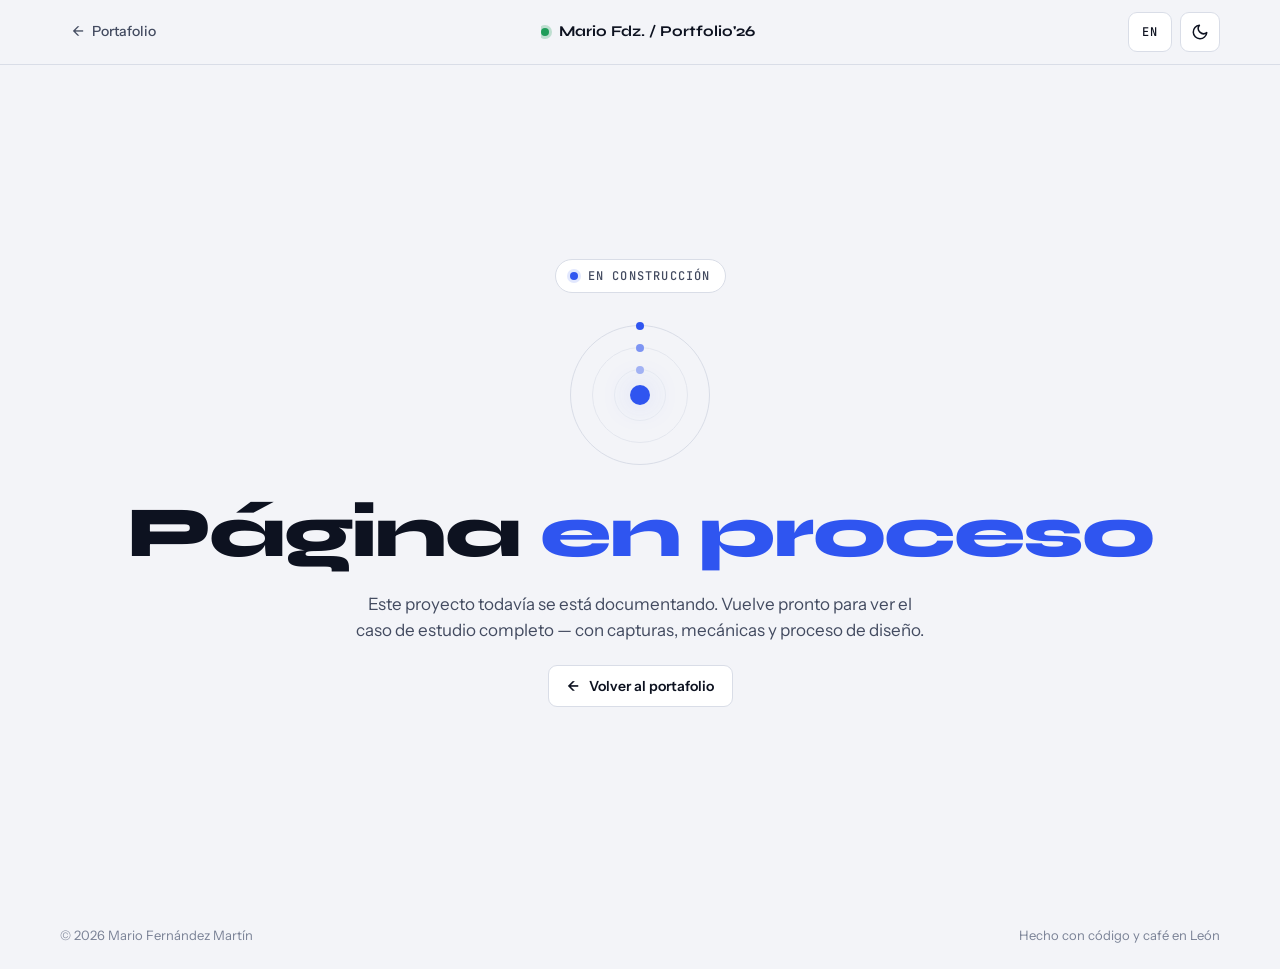
<file: en-proceso.html>
<!DOCTYPE html>
<html lang="es">
<head>
<meta charset="UTF-8">
<meta name="viewport" content="width=device-width, initial-scale=1.0">
<title>En proceso — Mario Fernández Martín</title>
<meta name="description" content="Esta página de proyecto está en construcción.">
<link rel="icon" href="assets/favicon.svg" type="image/svg+xml">
<meta property="og:type" content="website">
<meta property="og:url" content="https://mariofernandezmartin.pages.dev/en-proceso.html">
<meta property="og:title" content="En proceso — Mario Fernández Martín">
<meta property="og:description" content="Caso de estudio en construcción.">
<meta property="og:image" content="https://mariofernandezmartin.pages.dev/assets/og.png">
<meta name="twitter:card" content="summary_large_image">
<meta name="twitter:title" content="En proceso — Mario Fernández Martín">
<meta name="twitter:description" content="Caso de estudio en construcción.">
<meta name="twitter:image" content="https://mariofernandezmartin.pages.dev/assets/og.png">
<link rel="preconnect" href="https://fonts.googleapis.com">
<link rel="preconnect" href="https://fonts.gstatic.com" crossorigin>
<link href="https://fonts.googleapis.com/css2?family=Syne:wght@500;700;800&family=Instrument+Sans:ital,wght@0,400;0,500;0,600;1,400&family=JetBrains+Mono:wght@400;500&display=swap" rel="stylesheet">
<link rel="stylesheet" href="estilo.css">
<script>(function(){try{var t=localStorage.getItem('tema');if(t)document.documentElement.dataset.theme=t;var l=localStorage.getItem('lang');if(l)document.documentElement.lang=l;}catch(e){}})();</script>
<style>
/* en-proceso: pantalla única con órbita */
main.proceso{min-height:calc(100vh - 64px);display:flex;flex-direction:column;align-items:center;justify-content:center;text-align:center;padding:60px 20px;gap:22px}
.status-tag{display:inline-flex;align-items:center;gap:10px;font:500 12px var(--mono);letter-spacing:.1em;text-transform:uppercase;color:var(--ink-2);border:1px solid var(--line);background:var(--surface);padding:8px 14px;border-radius:999px}
.status-tag .pulse{width:8px;height:8px;border-radius:50%;background:var(--accent);box-shadow:0 0 0 3px var(--accent-dim);animation:pulse 1.5s ease-in-out infinite}
@keyframes pulse{0%,100%{opacity:1;transform:scale(1)}50%{opacity:.5;transform:scale(.8)}}
.orbit{position:relative;width:140px;height:140px;margin:10px 0}
.orbit .ring{position:absolute;inset:0;border-radius:50%;border:1px solid var(--line)}
.orbit .ring::before{content:"";position:absolute;top:-4px;left:50%;width:8px;height:8px;margin-left:-4px;border-radius:50%;background:var(--accent)}
.orbit .ring.r1{animation:spin 4s linear infinite}.orbit .ring.r2{inset:22px;animation:spin 6s linear infinite reverse;opacity:.6}.orbit .ring.r3{inset:44px;animation:spin 3s linear infinite;opacity:.4}
.orbit .core{position:absolute;inset:60px;border-radius:50%;background:var(--accent);box-shadow:0 0 30px var(--glow)}
@keyframes spin{to{transform:rotate(360deg)}}
main.proceso h1{font-size:clamp(36px,6vw,72px);font-weight:800;letter-spacing:-.03em;line-height:1}
main.proceso h1 .italic{font-style:normal;color:var(--accent)}
main.proceso .subtitle{max-width:52ch;color:var(--ink-2);font-size:17px;text-align:center}
.back-btn{display:inline-flex;align-items:center;gap:10px;font:600 14px/1 var(--body);padding:13px 18px;border-radius:9px;border:1px solid var(--line);background:var(--surface);color:var(--ink);transition:transform .15s,border-color .15s}
.back-btn:hover{transform:translateY(-1px);border-color:var(--ink-3)}
@media (prefers-reduced-motion:reduce){.orbit .ring,.status-tag .pulse{animation:none}}
</style>
</head>
<body class="lang-es">
<div class="progress" id="progress"></div>
<svg class="inkdefs" aria-hidden="true"><defs>
  <mask id="inkmask" maskUnits="userSpaceOnUse" maskContentUnits="userSpaceOnUse" x="0" y="0" width="100000" height="100000">
    <rect width="100000" height="100000" fill="#fff"/>
    <path id="inkpath" fill="#000" fill-rule="evenodd" d=""/>
  </mask>
</defs></svg>

<nav class="topnav" id="nav"><div class="wrap">
  <a href="index.html" class="back">← <span class="es">Portafolio</span><span class="en">Portfolio</span></a>
  <div class="project-name"><i class="dot"></i>Mario Fdz. / Portfolio'26</div>
  <div class="nav-actions">
    <button id="lang-toggle" class="lang-toggle" aria-label="Cambiar idioma">EN</button>
    <button class="theme" id="theme" aria-label="Cambiar tema" title="Cambiar tema">
      <svg class="moon" viewBox="0 0 24 24" fill="none" stroke="currentColor" stroke-width="2" stroke-linecap="round" stroke-linejoin="round"><path d="M21 12.8A9 9 0 1 1 11.2 3a7 7 0 0 0 9.8 9.8z"/></svg>
      <svg class="sun" viewBox="0 0 24 24" fill="none" stroke="currentColor" stroke-width="2" stroke-linecap="round" stroke-linejoin="round"><circle cx="12" cy="12" r="4"/><path d="M12 2v2M12 20v2M4.9 4.9l1.4 1.4M17.7 17.7l1.4 1.4M2 12h2M20 12h2M4.9 19.1l1.4-1.4M17.7 6.3l1.4-1.4"/></svg>
    </button>
  </div>
</div></nav>

<main class="proceso">
  <div class="status-tag">
    <span class="pulse"></span>
    <span><span class="es">En construcción</span><span class="en">Under construction</span></span>
  </div>

  <div class="orbit">
    <div class="ring r1"></div>
    <div class="ring r2"></div>
    <div class="ring r3"></div>
    <div class="core"></div>
  </div>

  <h1><span class="es">Página <span class="italic">en proceso</span></span><span class="en">Page <span class="italic">in progress</span></span></h1>
  <p class="subtitle">
    <span class="es">Este proyecto todavía se está documentando. Vuelve pronto para ver el caso de estudio completo — con capturas, mecánicas y proceso de diseño.</span><span class="en">This project is still being documented. Come back soon for the full case study — with captures, mechanics and design process.</span>
  </p>

  <a href="index.html" class="back-btn">← <span class="es">Volver al portafolio</span><span class="en">Back to portfolio</span></a>
</main>

<footer class="site wrap"><span>© 2026 Mario Fernández Martín</span><span><span class="es">Hecho con código y café en León</span><span class="en">Made with code &amp; coffee in León</span></span></footer>


<script src="guion.js"></script>
</body>
</html>
</file>
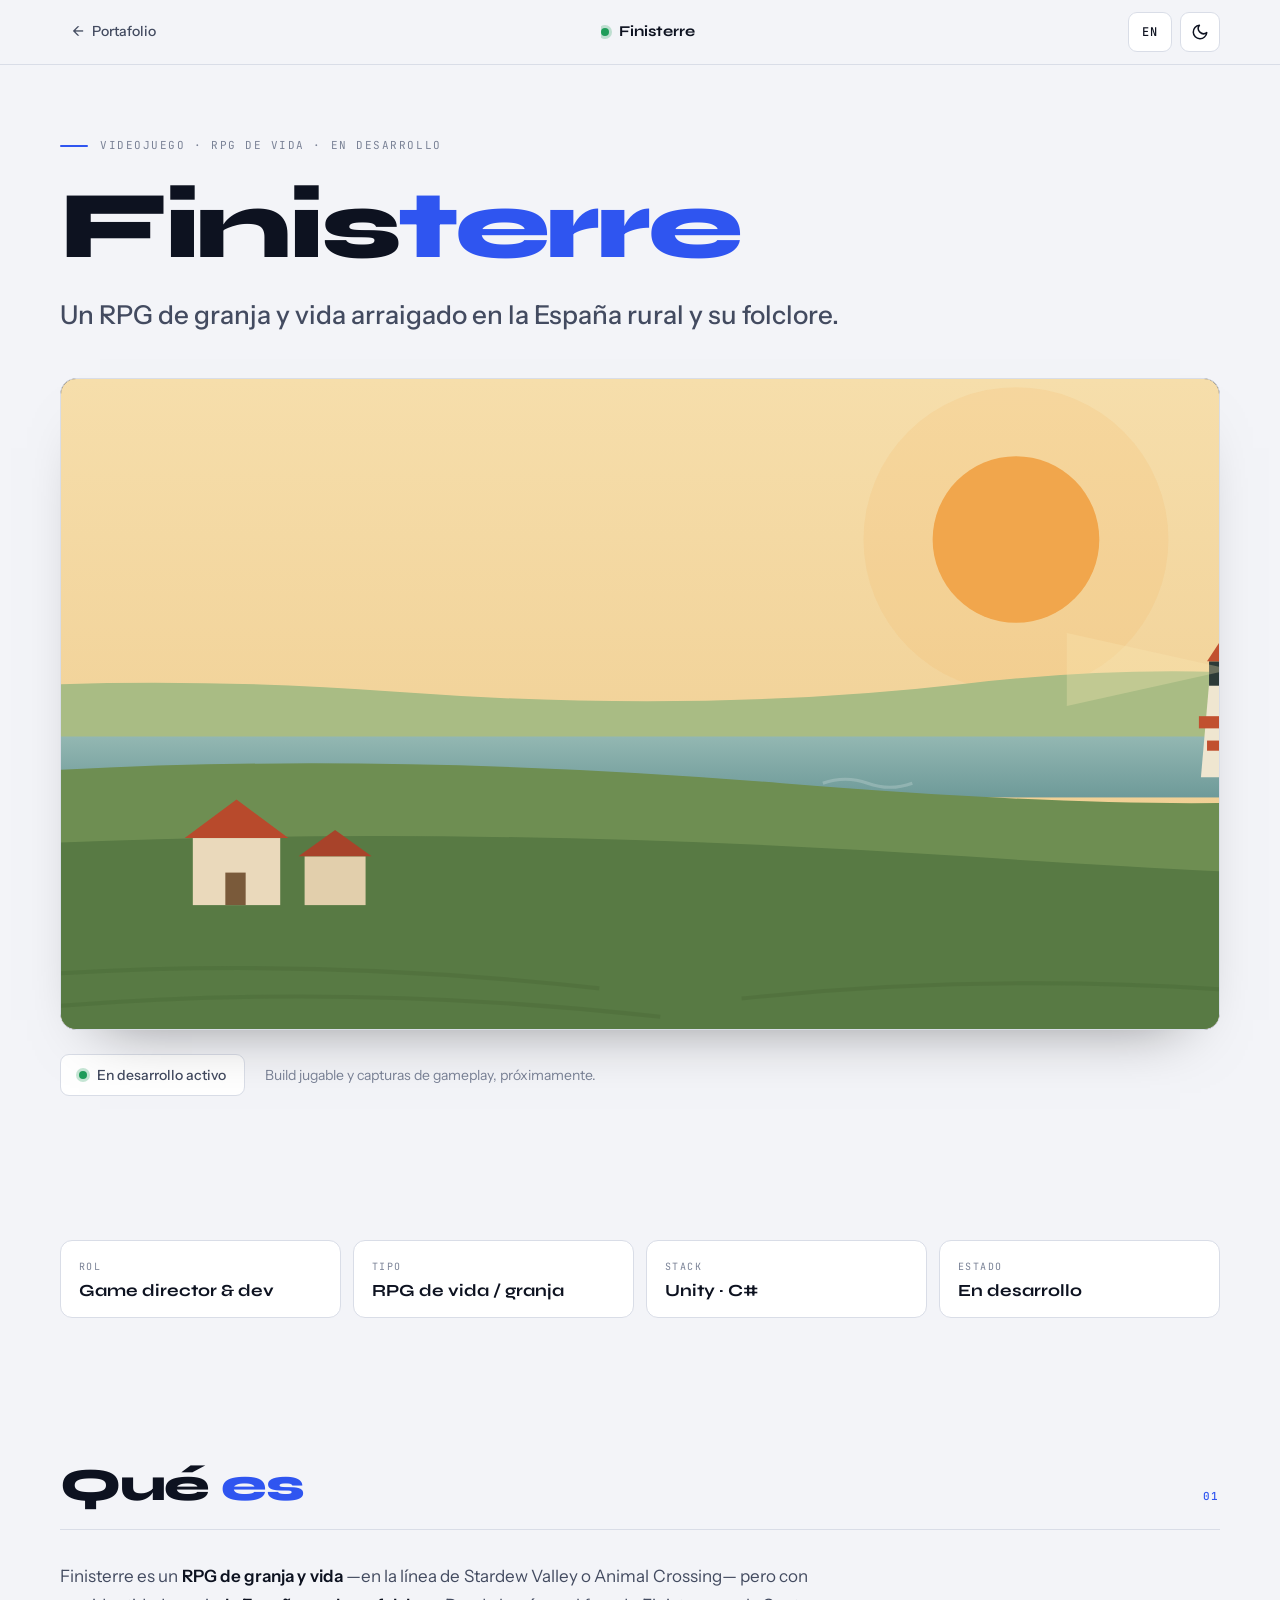
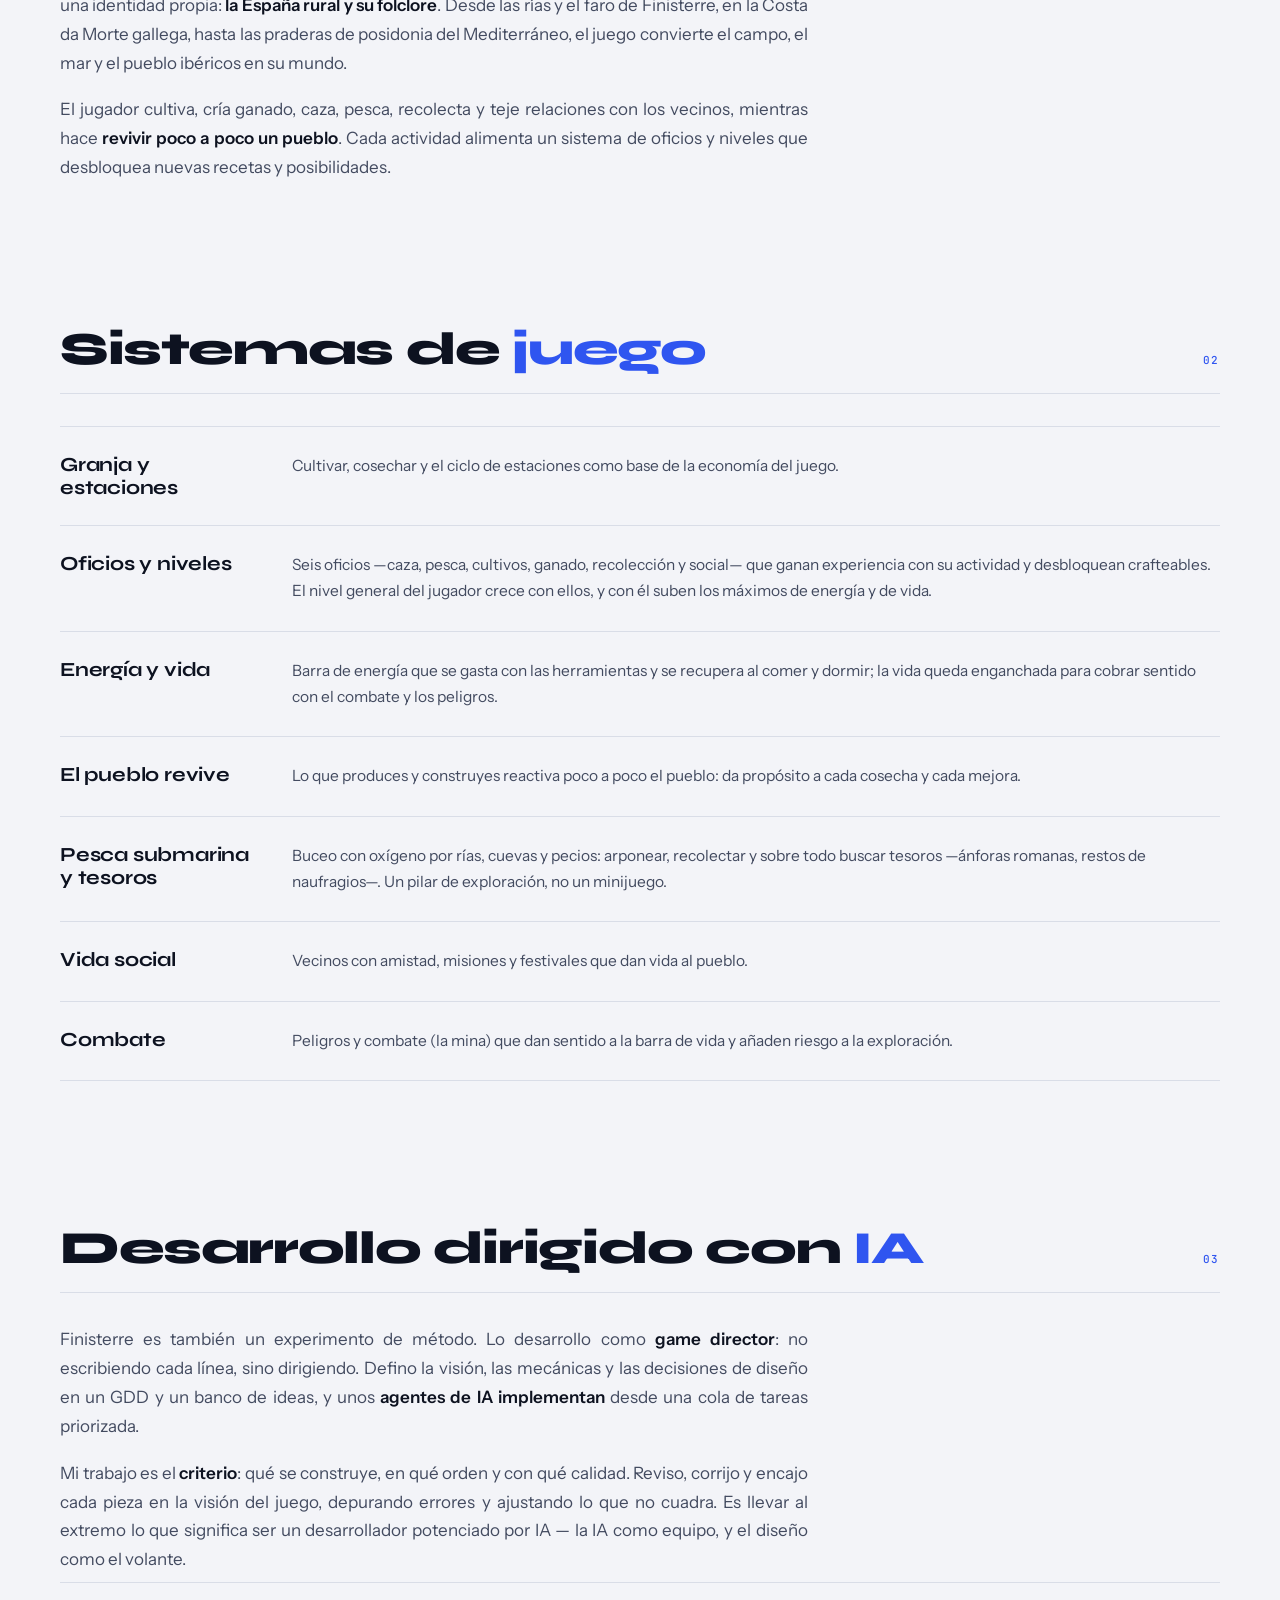
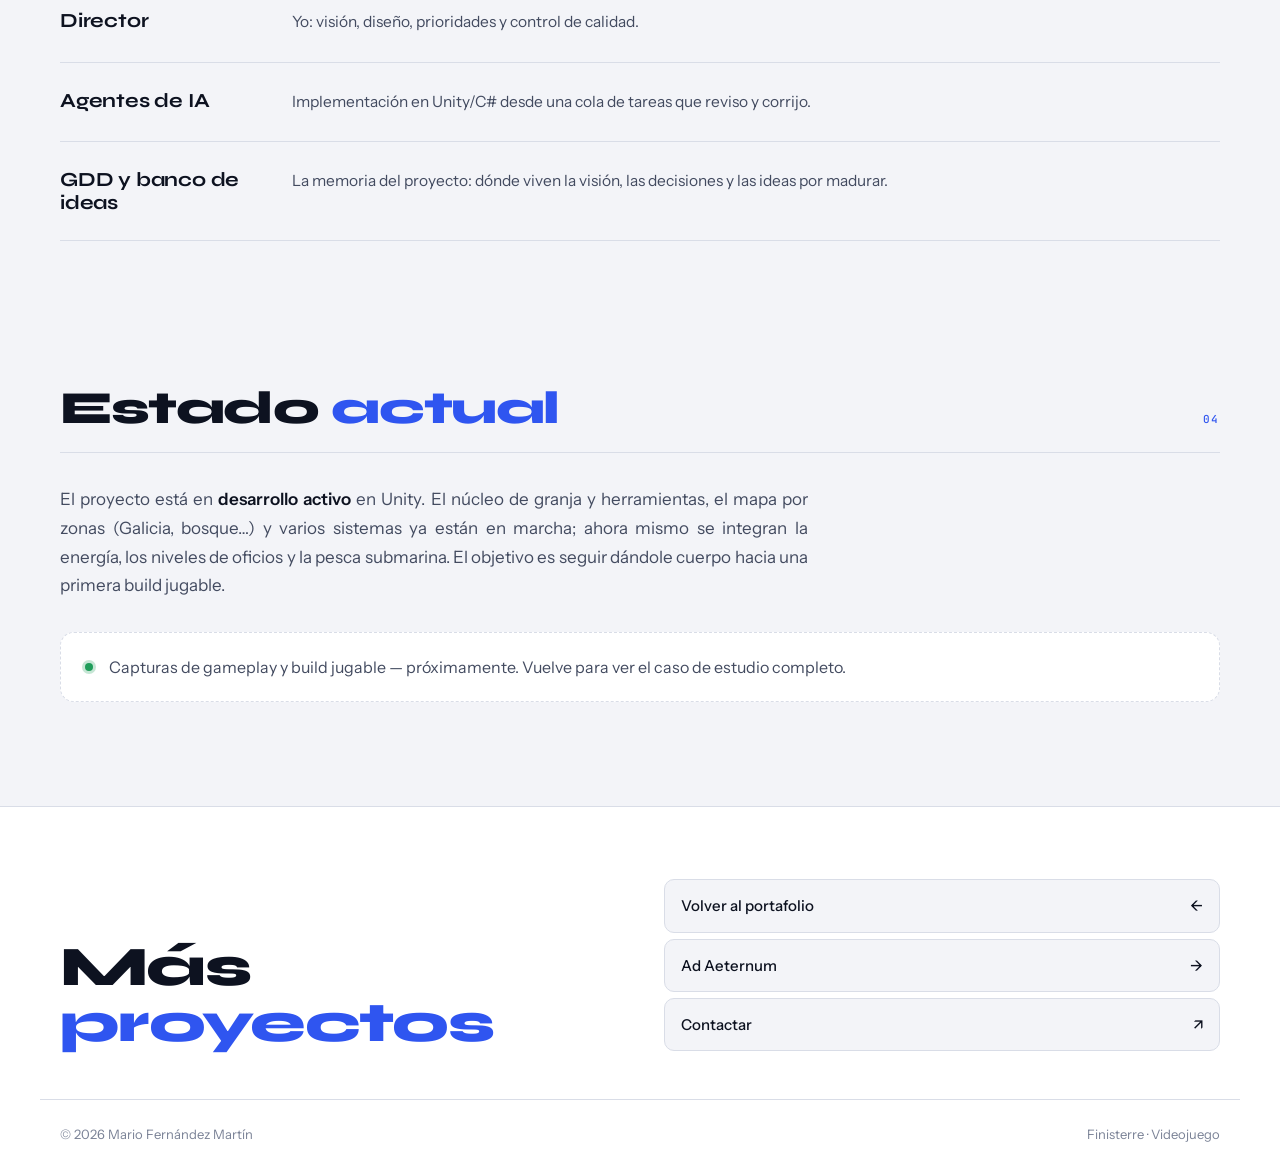
<file: finisterre.html>
<!DOCTYPE html>
<html lang="es">
<head>
<meta charset="UTF-8">
<meta name="viewport" content="width=device-width, initial-scale=1.0">
<title>Finisterre — Mario Fernández Martín</title>
<meta name="description" content="Finisterre — RPG de granja y vida ambientado en la España rural y su folclore, desarrollado en Unity dirigiendo agentes de IA.">
<link rel="icon" href="assets/favicon.svg" type="image/svg+xml">
<meta property="og:type" content="website">
<meta property="og:url" content="https://mariofernandezmartin.pages.dev/finisterre.html">
<meta property="og:title" content="Finisterre — Mario Fernández Martín">
<meta property="og:description" content="RPG de granja y vida sobre la España rural y su folclore. Unity, desarrollado dirigiendo agentes de IA.">
<meta property="og:image" content="https://mariofernandezmartin.pages.dev/assets/og.png">
<meta name="twitter:card" content="summary_large_image">
<meta name="twitter:title" content="Finisterre — Mario Fernández Martín">
<meta name="twitter:description" content="RPG de granja y vida sobre la España rural y su folclore. Unity, desarrollado dirigiendo agentes de IA.">
<meta name="twitter:image" content="https://mariofernandezmartin.pages.dev/assets/og.png">
<link rel="preconnect" href="https://fonts.googleapis.com">
<link rel="preconnect" href="https://fonts.gstatic.com" crossorigin>
<link href="https://fonts.googleapis.com/css2?family=Syne:wght@500;700;800&family=Instrument+Sans:ital,wght@0,400;0,500;0,600;1,400&family=JetBrains+Mono:wght@400;500&display=swap" rel="stylesheet">
<link rel="stylesheet" href="estilo.css">
<script>(function(){try{var t=localStorage.getItem('tema');if(t)document.documentElement.dataset.theme=t;var l=localStorage.getItem('lang');if(l)document.documentElement.lang=l;}catch(e){}})();</script>
</head>
<body class="lang-es">
<div class="progress" id="progress"></div>
<svg class="inkdefs" aria-hidden="true"><defs>
  <mask id="inkmask" maskUnits="userSpaceOnUse" maskContentUnits="userSpaceOnUse" x="0" y="0" width="100000" height="100000">
    <rect width="100000" height="100000" fill="#fff"/>
    <path id="inkpath" fill="#000" fill-rule="evenodd" d=""/>
  </mask>
</defs></svg>

<nav class="topnav" id="nav"><div class="wrap">
  <a href="index.html" class="back">← <span class="es">Portafolio</span><span class="en">Portfolio</span></a>
  <div class="project-name"><i class="dot"></i>Finisterre</div>
  <div class="nav-actions">
    <button id="lang-toggle" class="lang-toggle" aria-label="Cambiar idioma">EN</button>
    <button class="theme" id="theme" aria-label="Cambiar tema" title="Cambiar tema">
      <svg class="moon" viewBox="0 0 24 24" fill="none" stroke="currentColor" stroke-width="2" stroke-linecap="round" stroke-linejoin="round"><path d="M21 12.8A9 9 0 1 1 11.2 3a7 7 0 0 0 9.8 9.8z"/></svg>
      <svg class="sun" viewBox="0 0 24 24" fill="none" stroke="currentColor" stroke-width="2" stroke-linecap="round" stroke-linejoin="round"><circle cx="12" cy="12" r="4"/><path d="M12 2v2M12 20v2M4.9 4.9l1.4 1.4M17.7 17.7l1.4 1.4M2 12h2M20 12h2M4.9 19.1l1.4-1.4M17.7 6.3l1.4-1.4"/></svg>
    </button>
  </div>
</div></nav>

<main>

  <!-- HERO -->
  <section class="project-hero">
    <div class="meta">
      <span class="bar"></span>
      <span class="es">Videojuego · RPG de vida · En desarrollo</span>
      <span class="en">Video game · Life RPG · In development</span>
    </div>
    <h1>Finis<span class="italic">terre</span></h1>
    <p class="tagline">
      <span class="es">Un RPG de granja y vida arraigado en la España rural y su folclore.</span>
      <span class="en">A farming & life RPG rooted in rural Spain and its folklore.</span>
    </p>

    <div class="hero-image">
      <img src="assets/finisterre/hero.svg" alt="Ilustración de Finisterre: costa, faro, campos y casas de piedra">
    </div>

    <div class="demo-cta">
      <span class="tag-pill"><span class="dot"></span><span class="es">En desarrollo activo</span><span class="en">In active development</span></span>
      <span class="demo-cta-note">
        <span class="es">Build jugable y capturas de gameplay, próximamente.</span>
        <span class="en">Playable build and gameplay captures, coming soon.</span>
      </span>
    </div>
  </section>

  <!-- META STRIP -->
  <section class="meta-strip">
    <div class="meta-strip-grid">
      <div class="meta-item">
        <div class="label"><span class="es">Rol</span><span class="en">Role</span></div>
        <div class="value">Game director & dev</div>
      </div>
      <div class="meta-item">
        <div class="label"><span class="es">Tipo</span><span class="en">Type</span></div>
        <div class="value"><span class="es">RPG de vida / granja</span><span class="en">Life / farming RPG</span></div>
      </div>
      <div class="meta-item">
        <div class="label">Stack</div>
        <div class="value">Unity · C#</div>
      </div>
      <div class="meta-item">
        <div class="label"><span class="es">Estado</span><span class="en">Status</span></div>
        <div class="value"><span class="es">En desarrollo</span><span class="en">In development</span></div>
      </div>
    </div>
  </section>

  <!-- QUÉ ES -->
  <section class="content-section rv">
    <h2>
      <span class="es">Qué <span class="italic">es</span></span><span class="en">What it <span class="italic">is</span></span>
      <span class="num">01</span>
    </h2>
    <div class="body-text">
      <p>
        <span class="es">Finisterre es un <strong>RPG de granja y vida</strong> —en la línea de Stardew Valley o Animal Crossing— pero con una identidad propia: <strong>la España rural y su folclore</strong>. Desde las rías y el faro de Finisterre, en la Costa da Morte gallega, hasta las praderas de posidonia del Mediterráneo, el juego convierte el campo, el mar y el pueblo ibéricos en su mundo.</span>
        <span class="en">Finisterre is a <strong>farming & life RPG</strong> —in the vein of Stardew Valley or Animal Crossing— but with its own identity: <strong>rural Spain and its folklore</strong>. From the rías and the lighthouse of Finisterre, on the Galician Costa da Morte, to the Mediterranean posidonia meadows, the game turns the Iberian countryside, sea and village into its world.</span>
      </p>
      <p>
        <span class="es">El jugador cultiva, cría ganado, caza, pesca, recolecta y teje relaciones con los vecinos, mientras hace <strong>revivir poco a poco un pueblo</strong>. Cada actividad alimenta un sistema de oficios y niveles que desbloquea nuevas recetas y posibilidades.</span>
        <span class="en">Players farm, raise livestock, hunt, fish, forage and build relationships with the neighbours, while slowly <strong>bringing a village back to life</strong>. Every activity feeds a system of skills and levels that unlocks new recipes and possibilities.</span>
      </p>
    </div>
  </section>

  <!-- SISTEMAS -->
  <section class="content-section rv">
    <h2>
      <span class="es">Sistemas de <span class="italic">juego</span></span><span class="en">Game <span class="italic">systems</span></span>
      <span class="num">02</span>
    </h2>
    <div class="tech-detail">
      <div class="tech-row">
        <div class="tech-key"><span class="es">Granja y estaciones</span><span class="en">Farm & seasons</span></div>
        <div class="tech-val">
          <span class="es">Cultivar, cosechar y el ciclo de estaciones como base de la economía del juego.</span>
          <span class="en">Growing, harvesting and the seasonal cycle as the backbone of the game's economy.</span>
        </div>
      </div>
      <div class="tech-row">
        <div class="tech-key"><span class="es">Oficios y niveles</span><span class="en">Skills & levels</span></div>
        <div class="tech-val">
          <span class="es">Seis oficios —caza, pesca, cultivos, ganado, recolección y social— que ganan experiencia con su actividad y desbloquean crafteables. El nivel general del jugador crece con ellos, y con él suben los máximos de energía y de vida.</span>
          <span class="en">Six skills —hunting, fishing, farming, livestock, foraging and social— that gain experience through their activity and unlock craftables. The player's overall level grows with them, raising the maximum energy and health.</span>
        </div>
      </div>
      <div class="tech-row">
        <div class="tech-key"><span class="es">Energía y vida</span><span class="en">Energy & health</span></div>
        <div class="tech-val">
          <span class="es">Barra de energía que se gasta con las herramientas y se recupera al comer y dormir; la vida queda enganchada para cobrar sentido con el combate y los peligros.</span>
          <span class="en">An energy bar spent on tools and restored by eating and sleeping; the health bar is wired in, ready to matter once combat and hazards arrive.</span>
        </div>
      </div>
      <div class="tech-row">
        <div class="tech-key"><span class="es">El pueblo revive</span><span class="en">The village revives</span></div>
        <div class="tech-val">
          <span class="es">Lo que produces y construyes reactiva poco a poco el pueblo: da propósito a cada cosecha y cada mejora.</span>
          <span class="en">What you produce and build gradually reactivates the village: it gives purpose to every harvest and every upgrade.</span>
        </div>
      </div>
      <div class="tech-row">
        <div class="tech-key"><span class="es">Pesca submarina y tesoros</span><span class="en">Spearfishing & treasure</span></div>
        <div class="tech-val">
          <span class="es">Buceo con oxígeno por rías, cuevas y pecios: arponear, recolectar y sobre todo buscar tesoros —ánforas romanas, restos de naufragios—. Un pilar de exploración, no un minijuego.</span>
          <span class="en">Oxygen-based diving through rías, caves and shipwrecks: spearfishing, foraging and above all treasure hunting —Roman amphorae, wreck remains. A pillar of exploration, not a minigame.</span>
        </div>
      </div>
      <div class="tech-row">
        <div class="tech-key"><span class="es">Vida social</span><span class="en">Social life</span></div>
        <div class="tech-val">
          <span class="es">Vecinos con amistad, misiones y festivales que dan vida al pueblo.</span>
          <span class="en">Neighbours with friendship, quests and festivals that bring the village alive.</span>
        </div>
      </div>
      <div class="tech-row">
        <div class="tech-key"><span class="es">Combate</span><span class="en">Combat</span></div>
        <div class="tech-val">
          <span class="es">Peligros y combate (la mina) que dan sentido a la barra de vida y añaden riesgo a la exploración.</span>
          <span class="en">Hazards and combat (the mine) that give meaning to the health bar and add risk to exploration.</span>
        </div>
      </div>
    </div>
  </section>

  <!-- DESARROLLO CON IA -->
  <section class="content-section rv">
    <h2>
      <span class="es">Desarrollo dirigido con <span class="italic">IA</span></span><span class="en">AI-directed <span class="italic">development</span></span>
      <span class="num">03</span>
    </h2>
    <div class="body-text">
      <p>
        <span class="es">Finisterre es también un experimento de método. Lo desarrollo como <strong>game director</strong>: no escribiendo cada línea, sino dirigiendo. Defino la visión, las mecánicas y las decisiones de diseño en un GDD y un banco de ideas, y unos <strong>agentes de IA implementan</strong> desde una cola de tareas priorizada.</span>
        <span class="en">Finisterre is also an experiment in method. I develop it as a <strong>game director</strong>: not writing every line, but directing. I define the vision, mechanics and design decisions in a GDD and an idea bank, and <strong>AI agents implement</strong> from a prioritized task queue.</span>
      </p>
      <p>
        <span class="es">Mi trabajo es el <strong>criterio</strong>: qué se construye, en qué orden y con qué calidad. Reviso, corrijo y encajo cada pieza en la visión del juego, depurando errores y ajustando lo que no cuadra. Es llevar al extremo lo que significa ser un desarrollador potenciado por IA — la IA como equipo, y el diseño como el volante.</span>
        <span class="en">My job is <strong>judgment</strong>: what gets built, in what order and to what quality. I review, correct and fit each piece into the game's vision, debugging and adjusting whatever doesn't fit. It pushes to the limit what being an AI-powered developer means — AI as the team, and design as the wheel.</span>
      </p>
    </div>
    <div class="tech-detail">
      <div class="tech-row">
        <div class="tech-key">Director</div>
        <div class="tech-val"><span class="es">Yo: visión, diseño, prioridades y control de calidad.</span><span class="en">Me: vision, design, priorities and quality control.</span></div>
      </div>
      <div class="tech-row">
        <div class="tech-key"><span class="es">Agentes de IA</span><span class="en">AI agents</span></div>
        <div class="tech-val"><span class="es">Implementación en Unity/C# desde una cola de tareas que reviso y corrijo.</span><span class="en">Implementation in Unity/C# from a task queue I review and correct.</span></div>
      </div>
      <div class="tech-row">
        <div class="tech-key"><span class="es">GDD y banco de ideas</span><span class="en">GDD & idea bank</span></div>
        <div class="tech-val"><span class="es">La memoria del proyecto: dónde viven la visión, las decisiones y las ideas por madurar.</span><span class="en">The project's memory: where the vision, decisions and ideas-in-progress live.</span></div>
      </div>
    </div>
  </section>

  <!-- ESTADO -->
  <section class="content-section rv">
    <h2>
      <span class="es">Estado <span class="italic">actual</span></span><span class="en">Current <span class="italic">status</span></span>
      <span class="num">04</span>
    </h2>
    <div class="body-text">
      <p>
        <span class="es">El proyecto está en <strong>desarrollo activo</strong> en Unity. El núcleo de granja y herramientas, el mapa por zonas (Galicia, bosque…) y varios sistemas ya están en marcha; ahora mismo se integran la energía, los niveles de oficios y la pesca submarina. El objetivo es seguir dándole cuerpo hacia una primera build jugable.</span>
        <span class="en">The project is in <strong>active development</strong> in Unity. The core farming and tools, the zone-based map (Galicia, forest…) and several systems are already running; energy, skill levels and spearfishing are being integrated right now. The goal is to keep fleshing it out toward a first playable build.</span>
      </p>
    </div>
    <div class="note-block">
      <span class="dot"></span>
      <span>
        <span class="es">Capturas de gameplay y build jugable — próximamente. Vuelve para ver el caso de estudio completo.</span>
        <span class="en">Gameplay captures and a playable build — coming soon. Check back for the full case study.</span>
      </span>
    </div>
  </section>

</main>

<!-- FOOTER -->
<footer class="project-footer">
  <div class="project-footer-inner">
    <h3>
      <span class="es">Más <span class="italic">proyectos</span></span>
      <span class="en">More <span class="italic">projects</span></span>
    </h3>
    <div class="nav-links">
      <a href="index.html">
        <span><span class="es">Volver al portafolio</span><span class="en">Back to portfolio</span></span>
        <span>←</span>
      </a>
      <a href="ad-aeternum.html">
        <span>Ad Aeternum</span>
        <span>→</span>
      </a>
      <a href="mailto:mariofdz2011@gmail.com">
        <span><span class="es">Contactar</span><span class="en">Contact</span></span>
        <span>↗</span>
      </a>
    </div>
  </div>
  <div class="bottom">
    <div>© 2026 Mario Fernández Martín</div>
    <div>Finisterre · <span class="es">Videojuego</span><span class="en">Video game</span></div>
  </div>
</footer>

<script src="guion.js"></script>
</body>
</html>
</file>
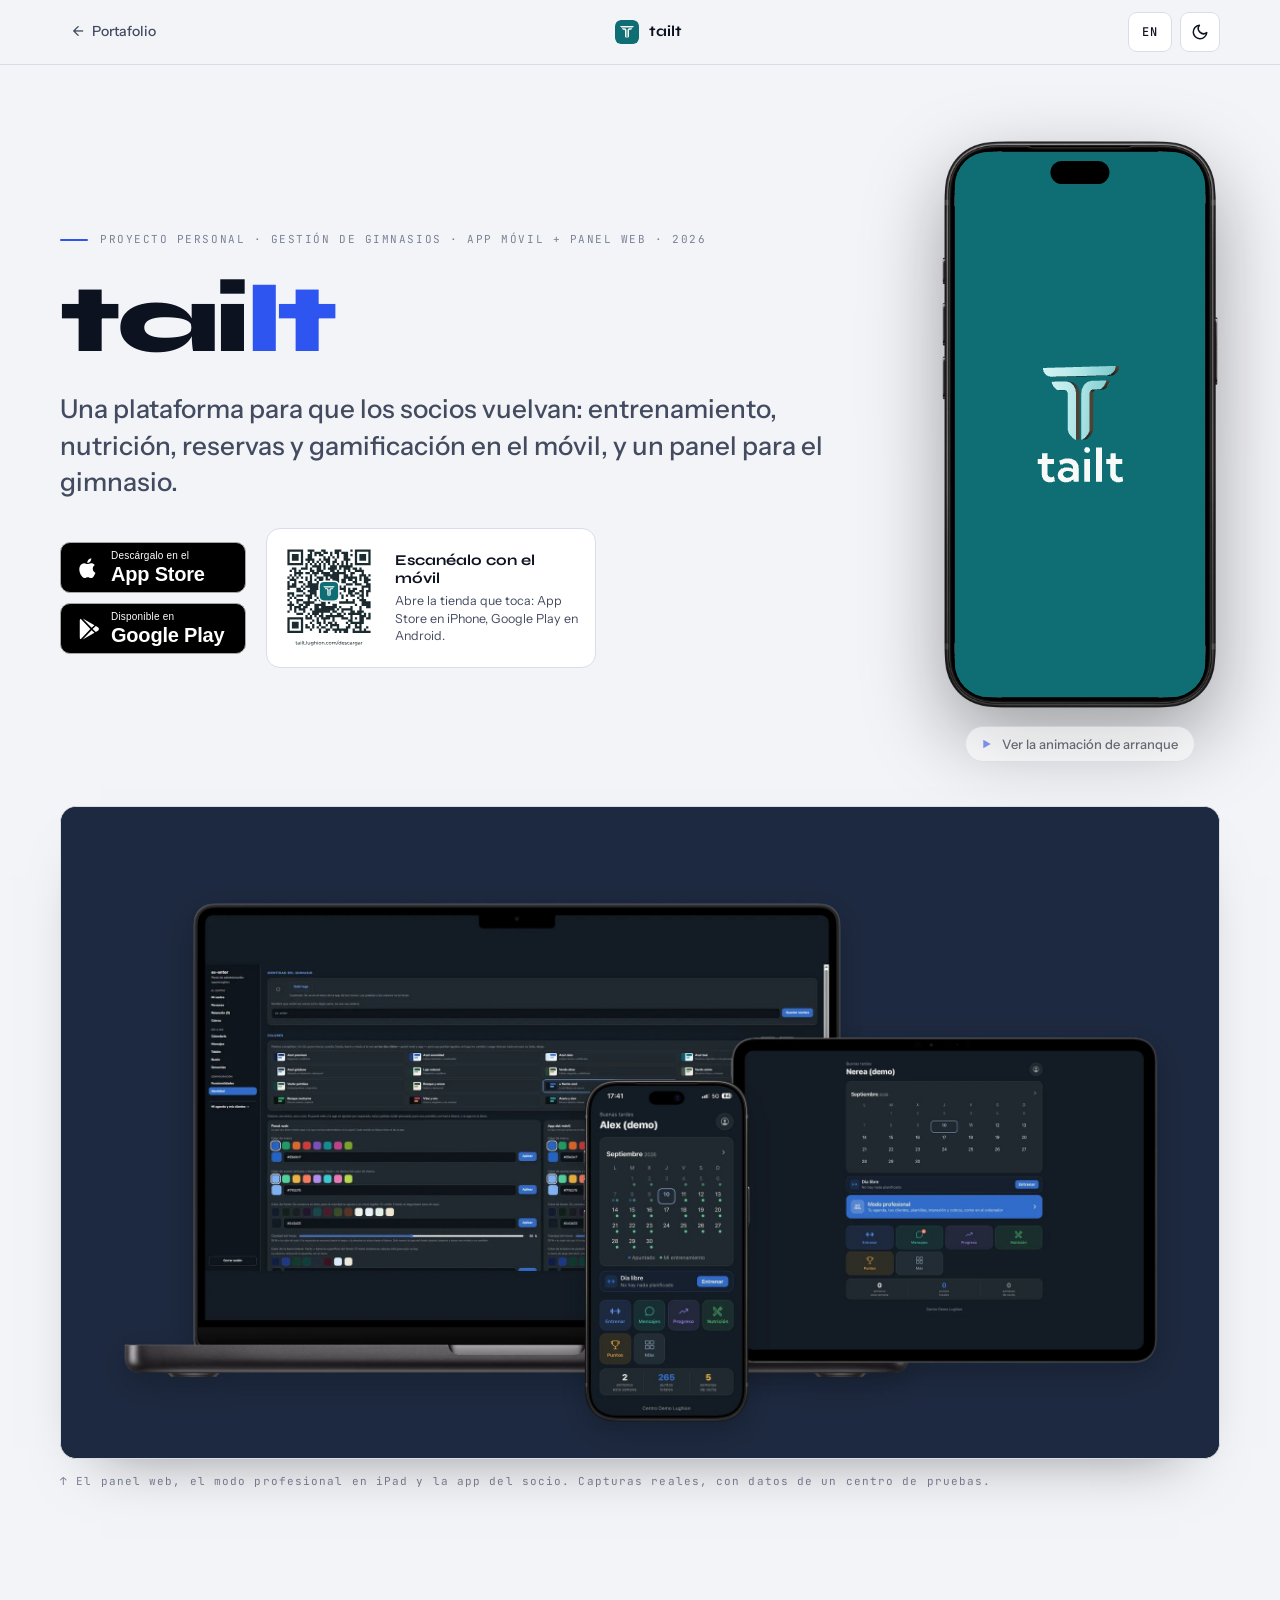
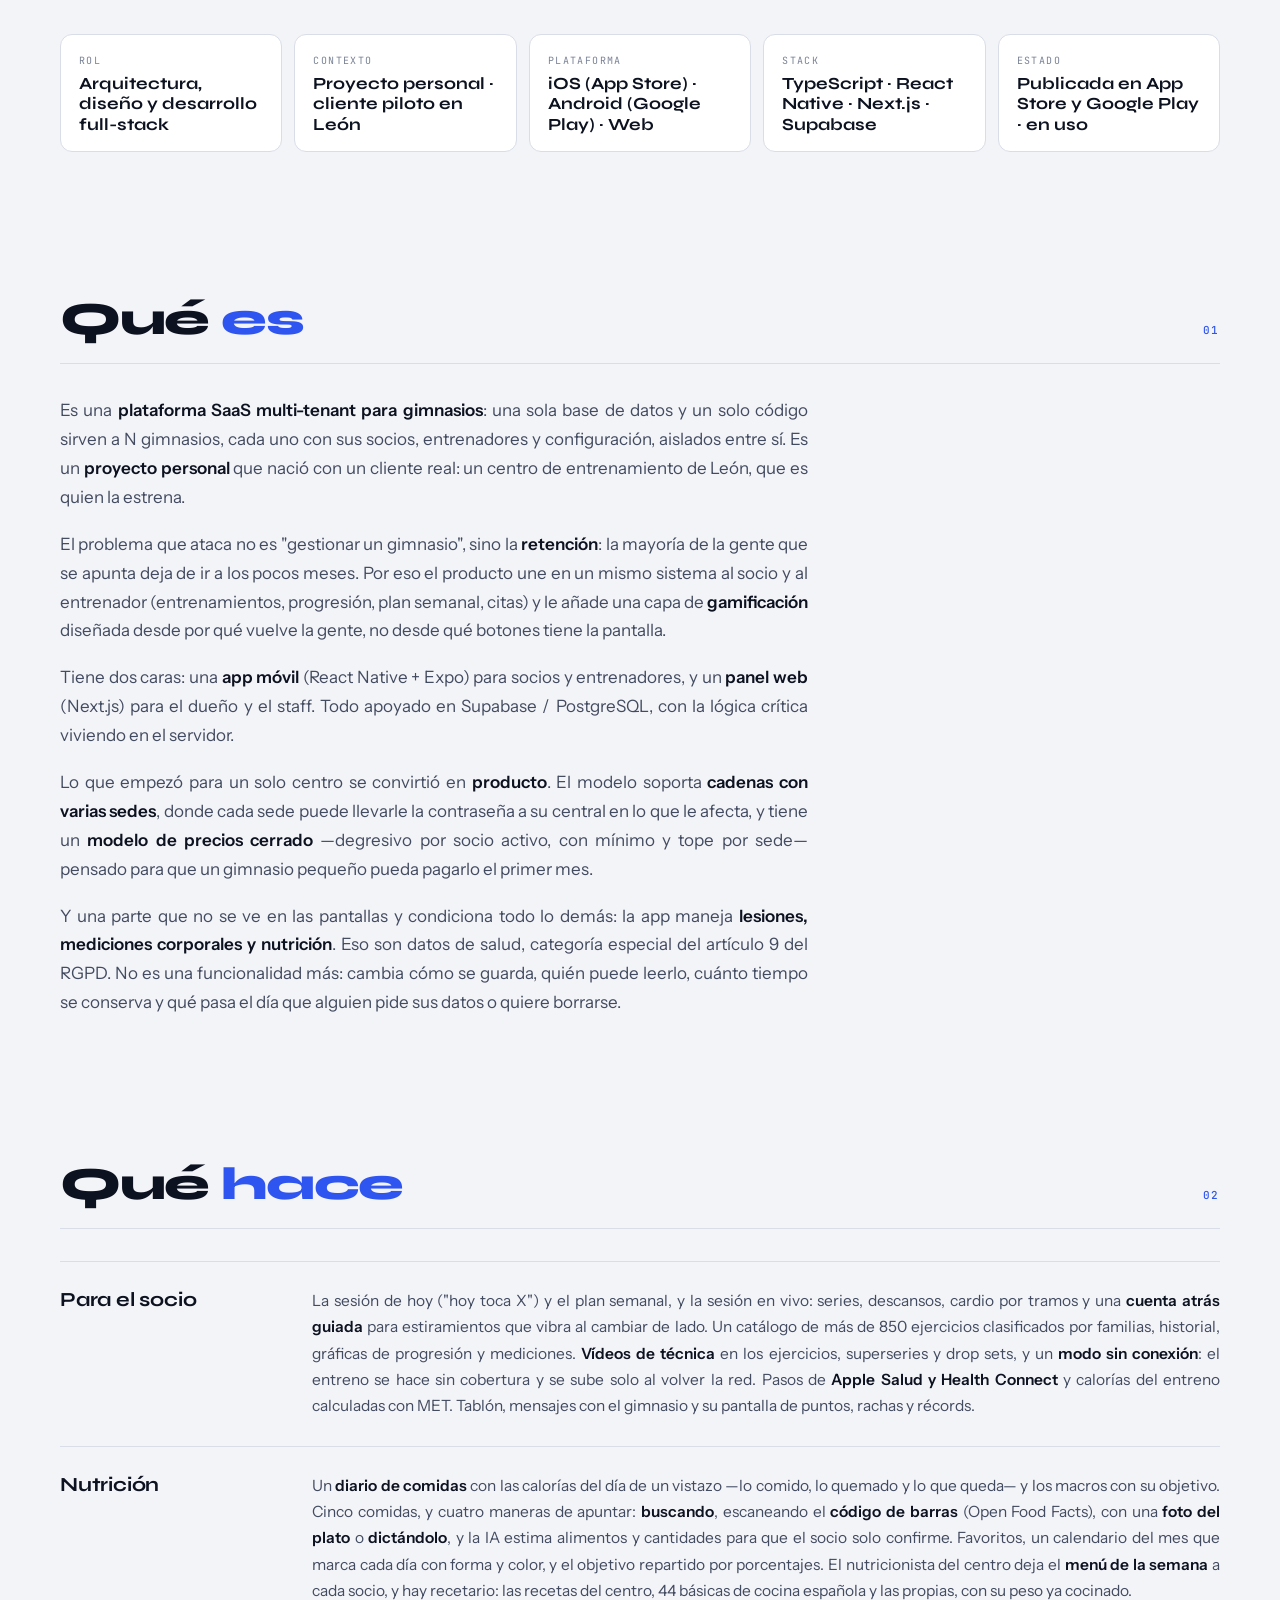
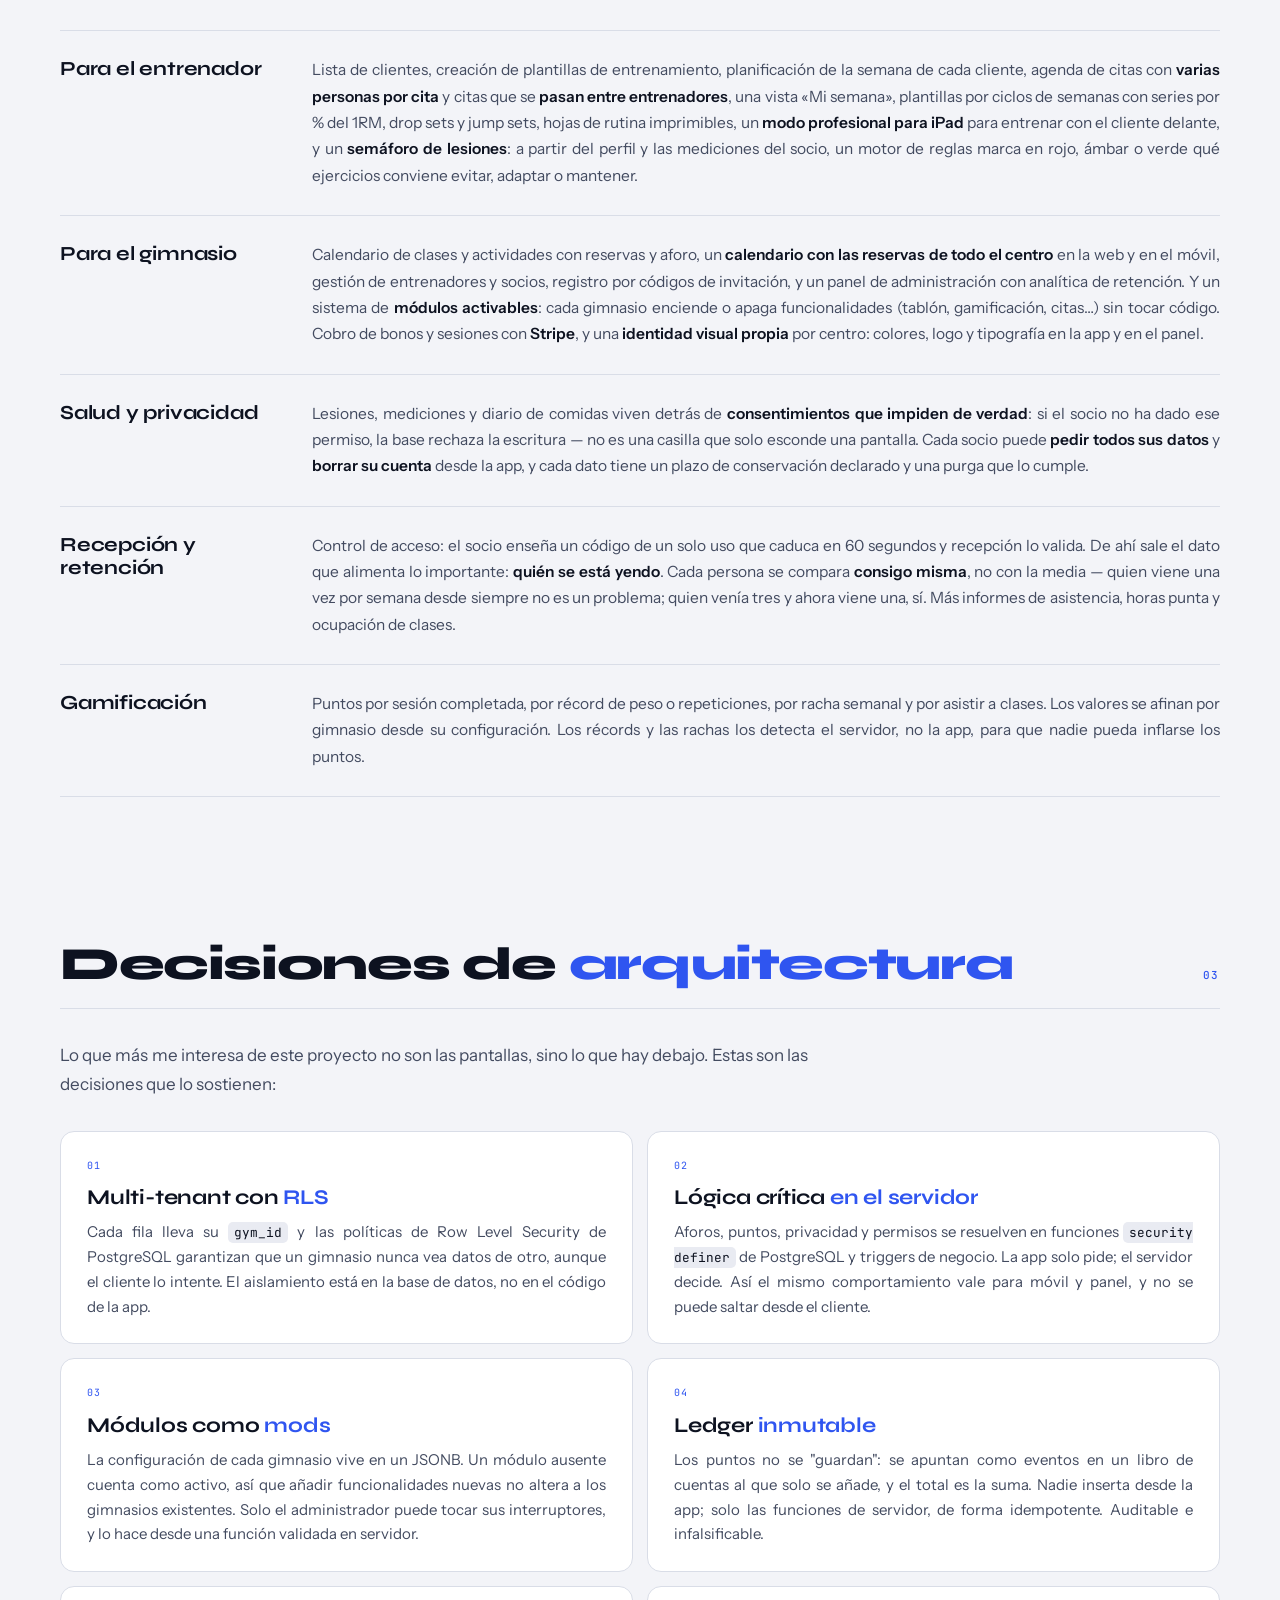
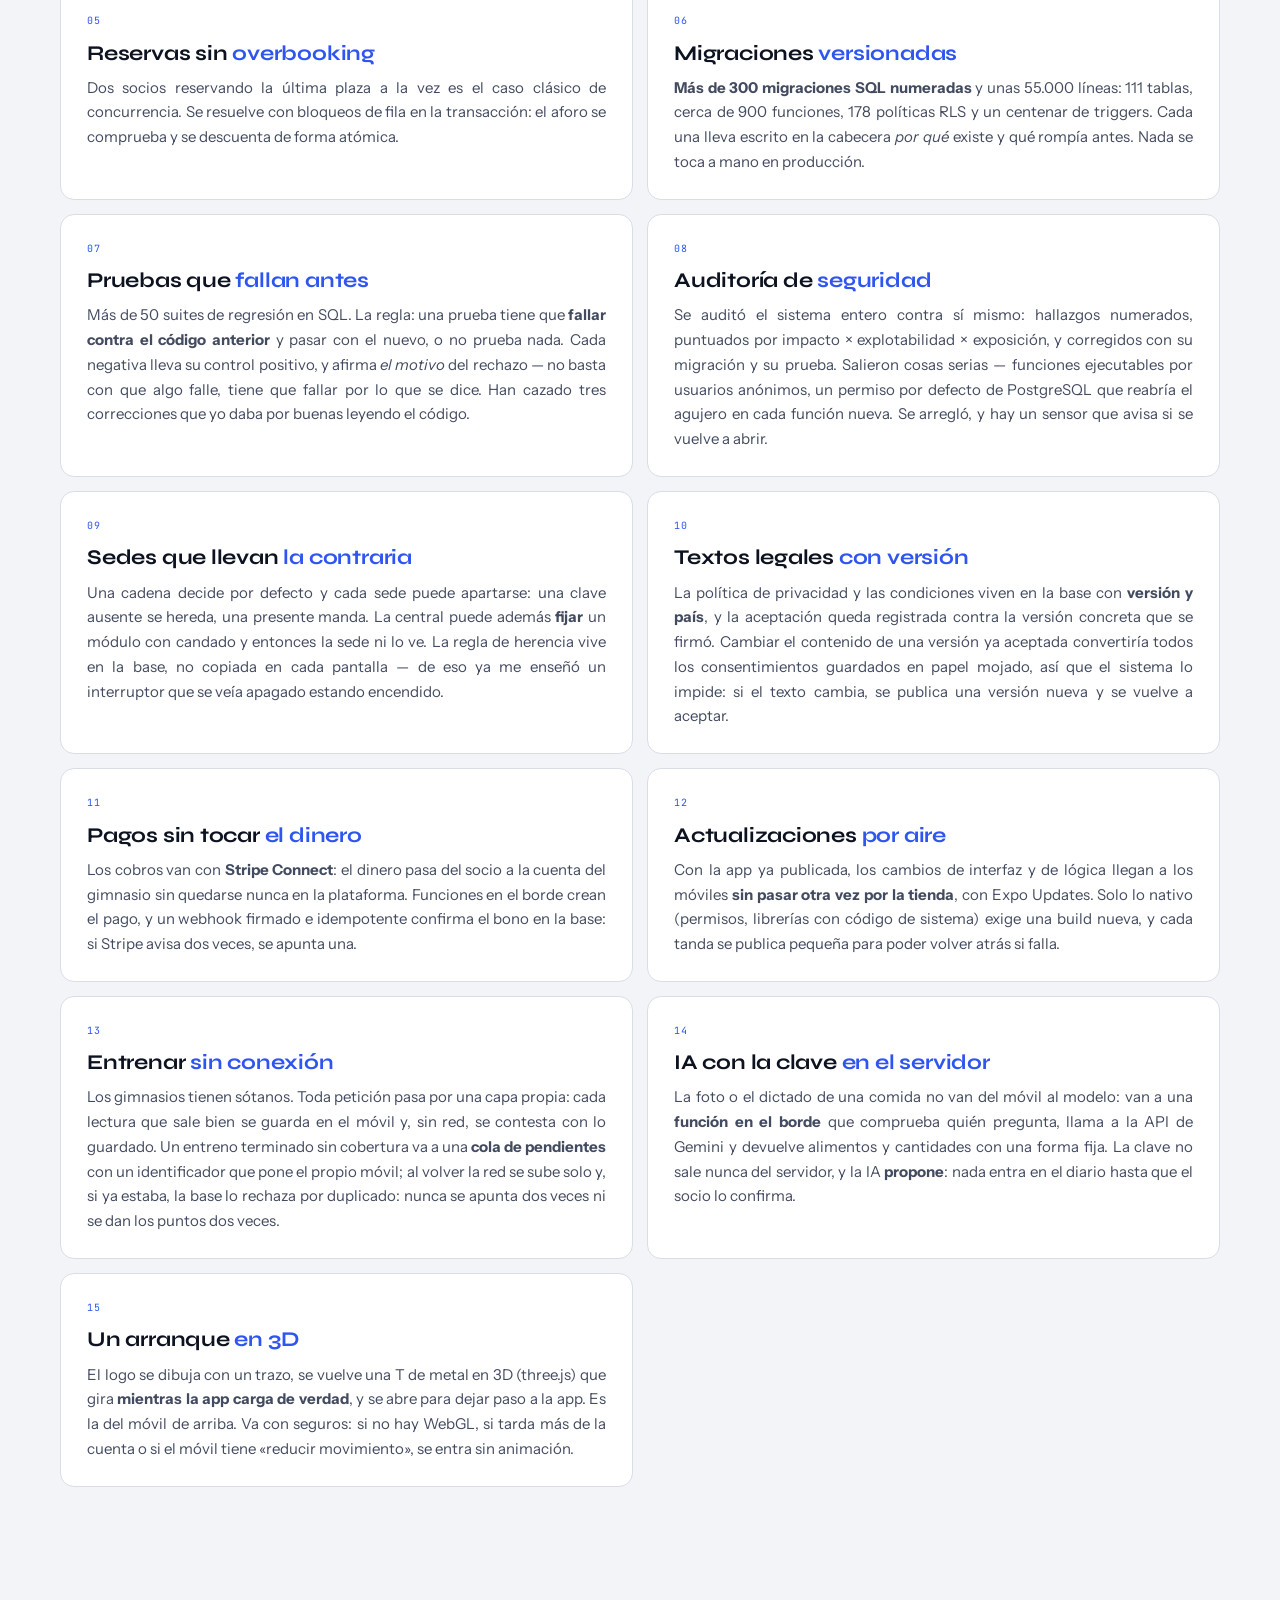
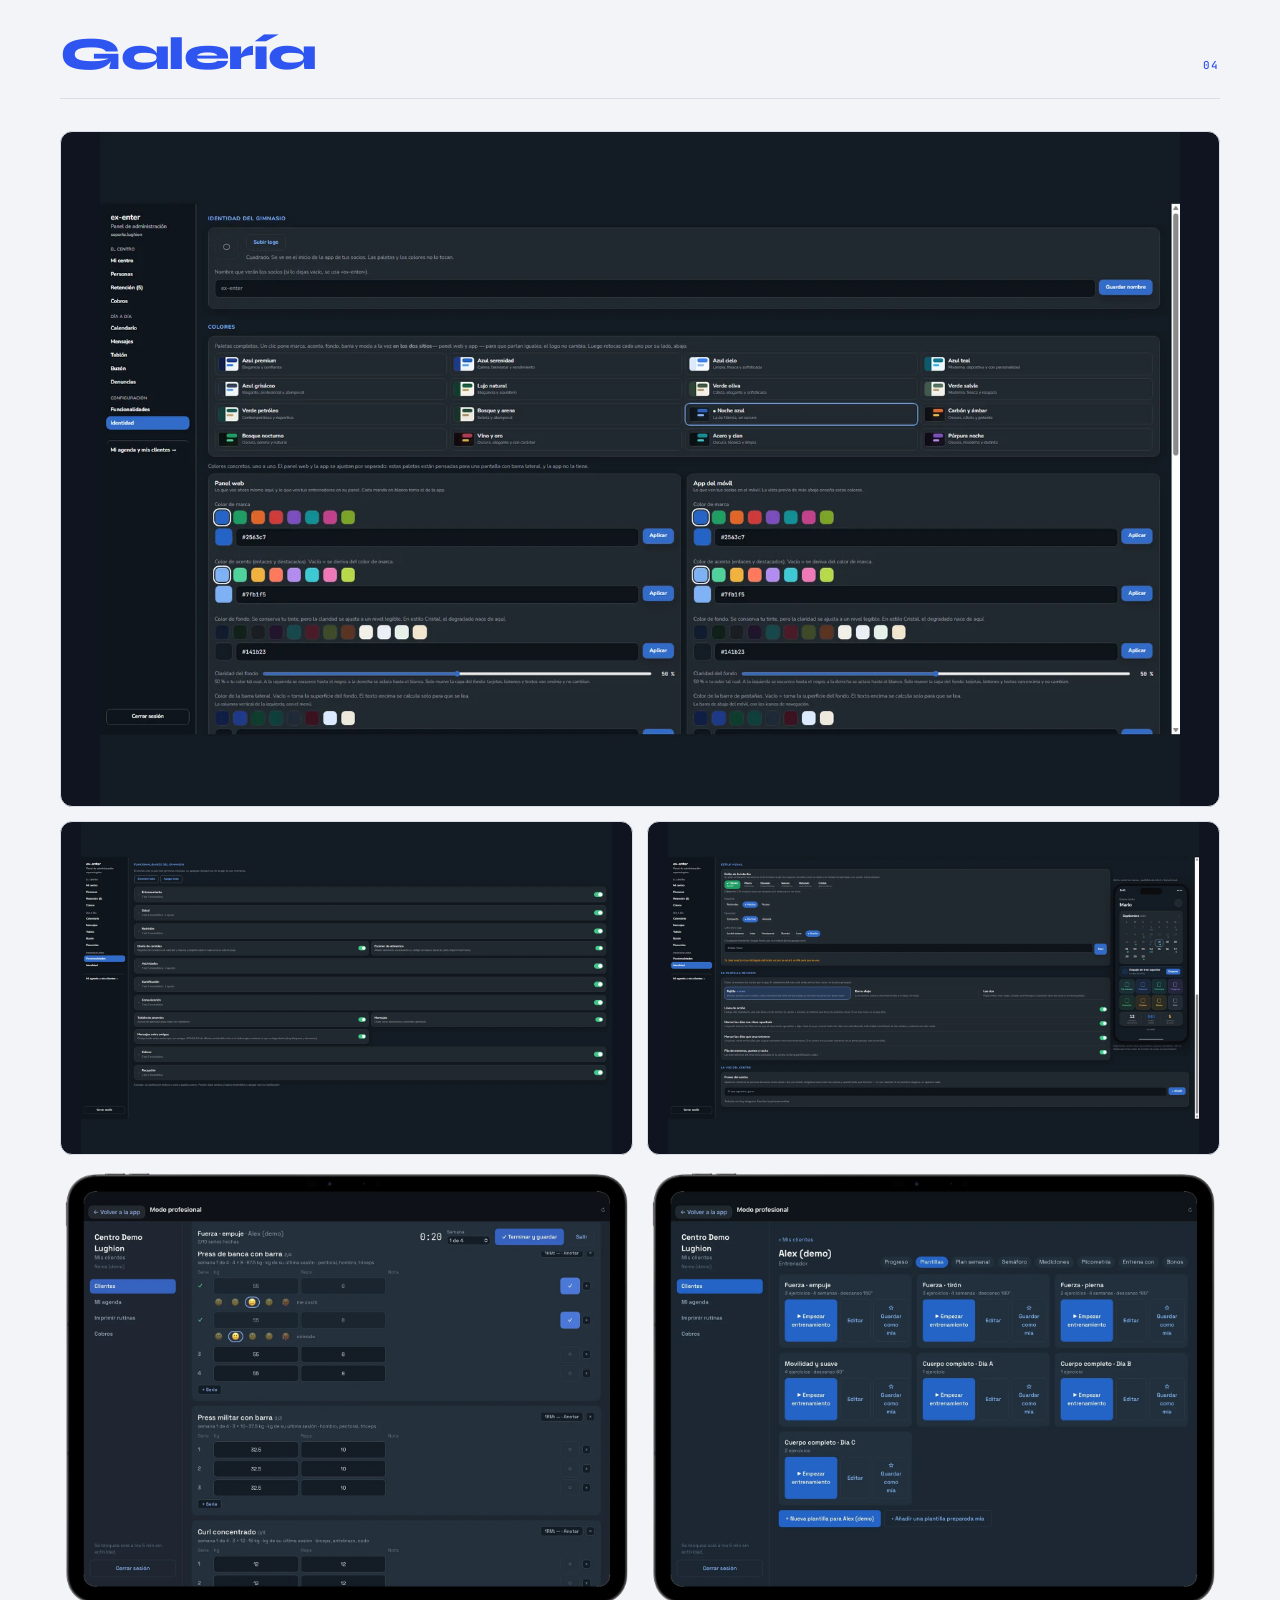
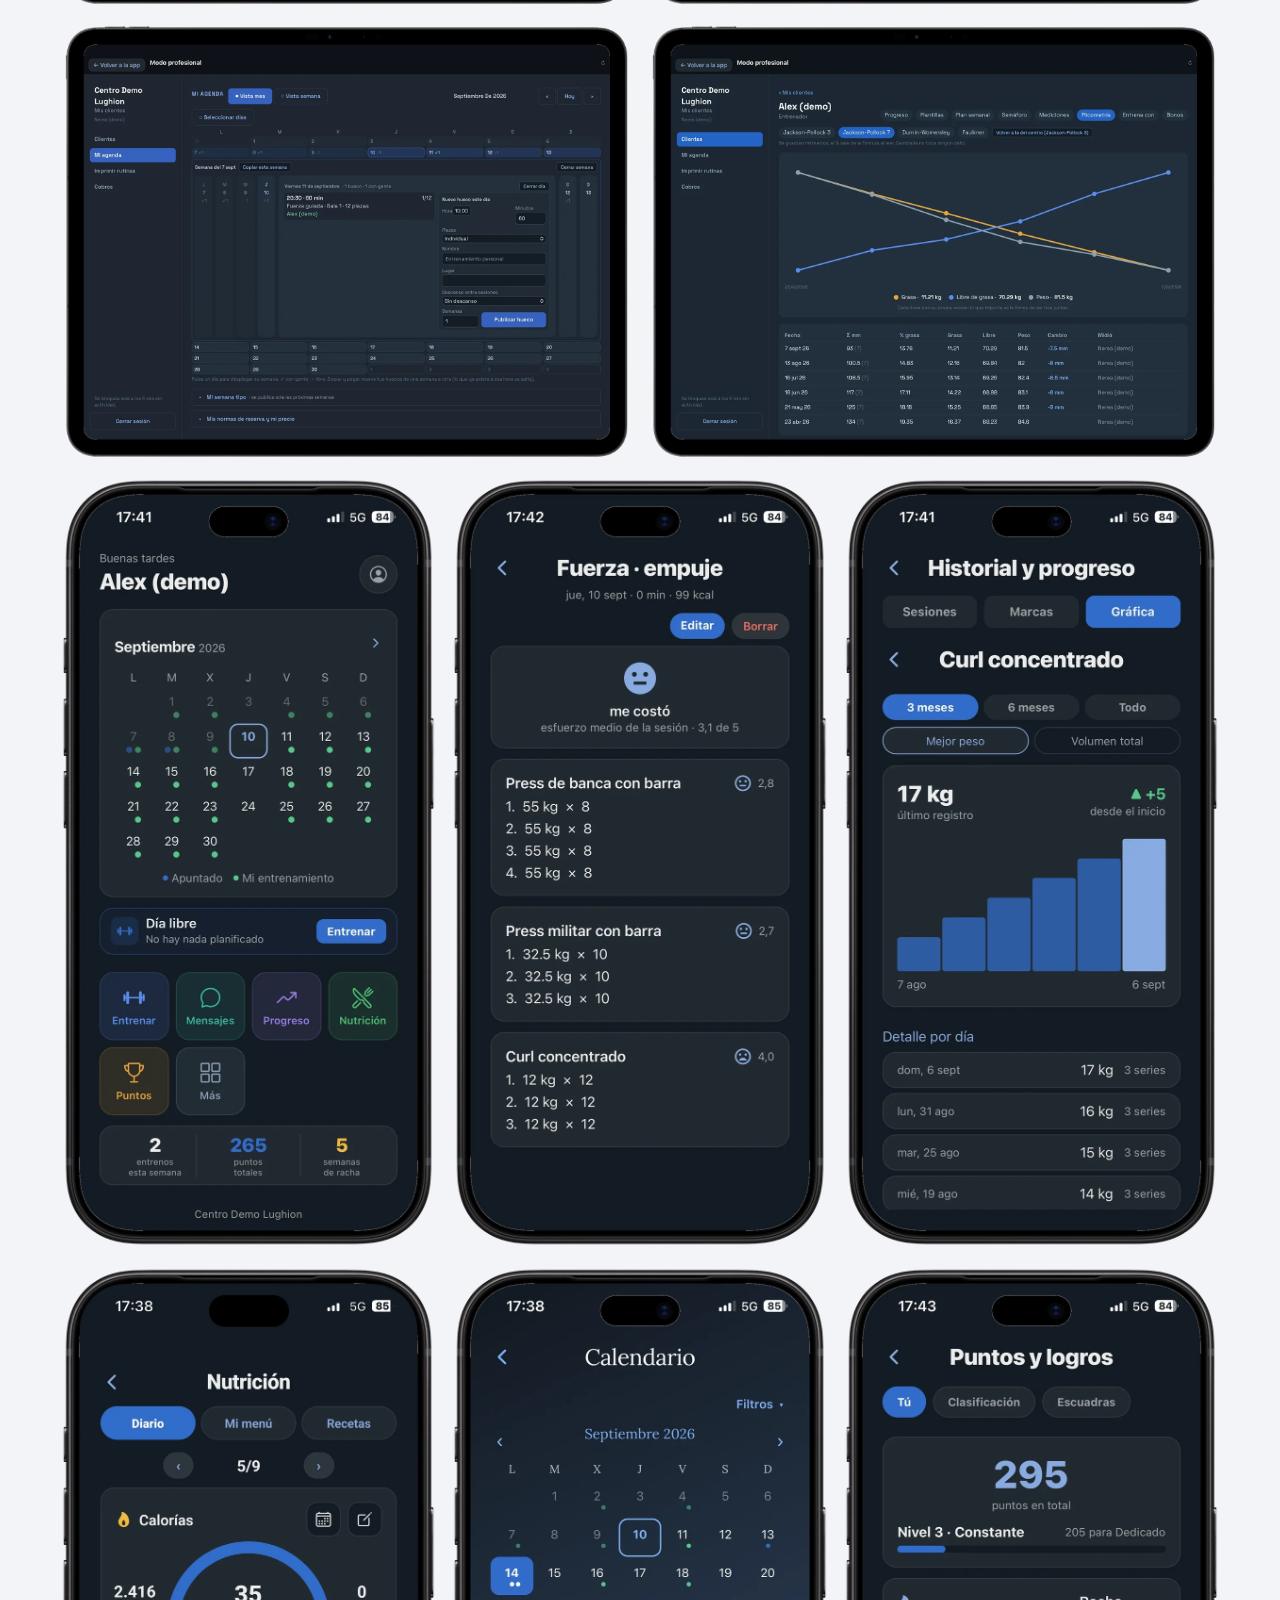
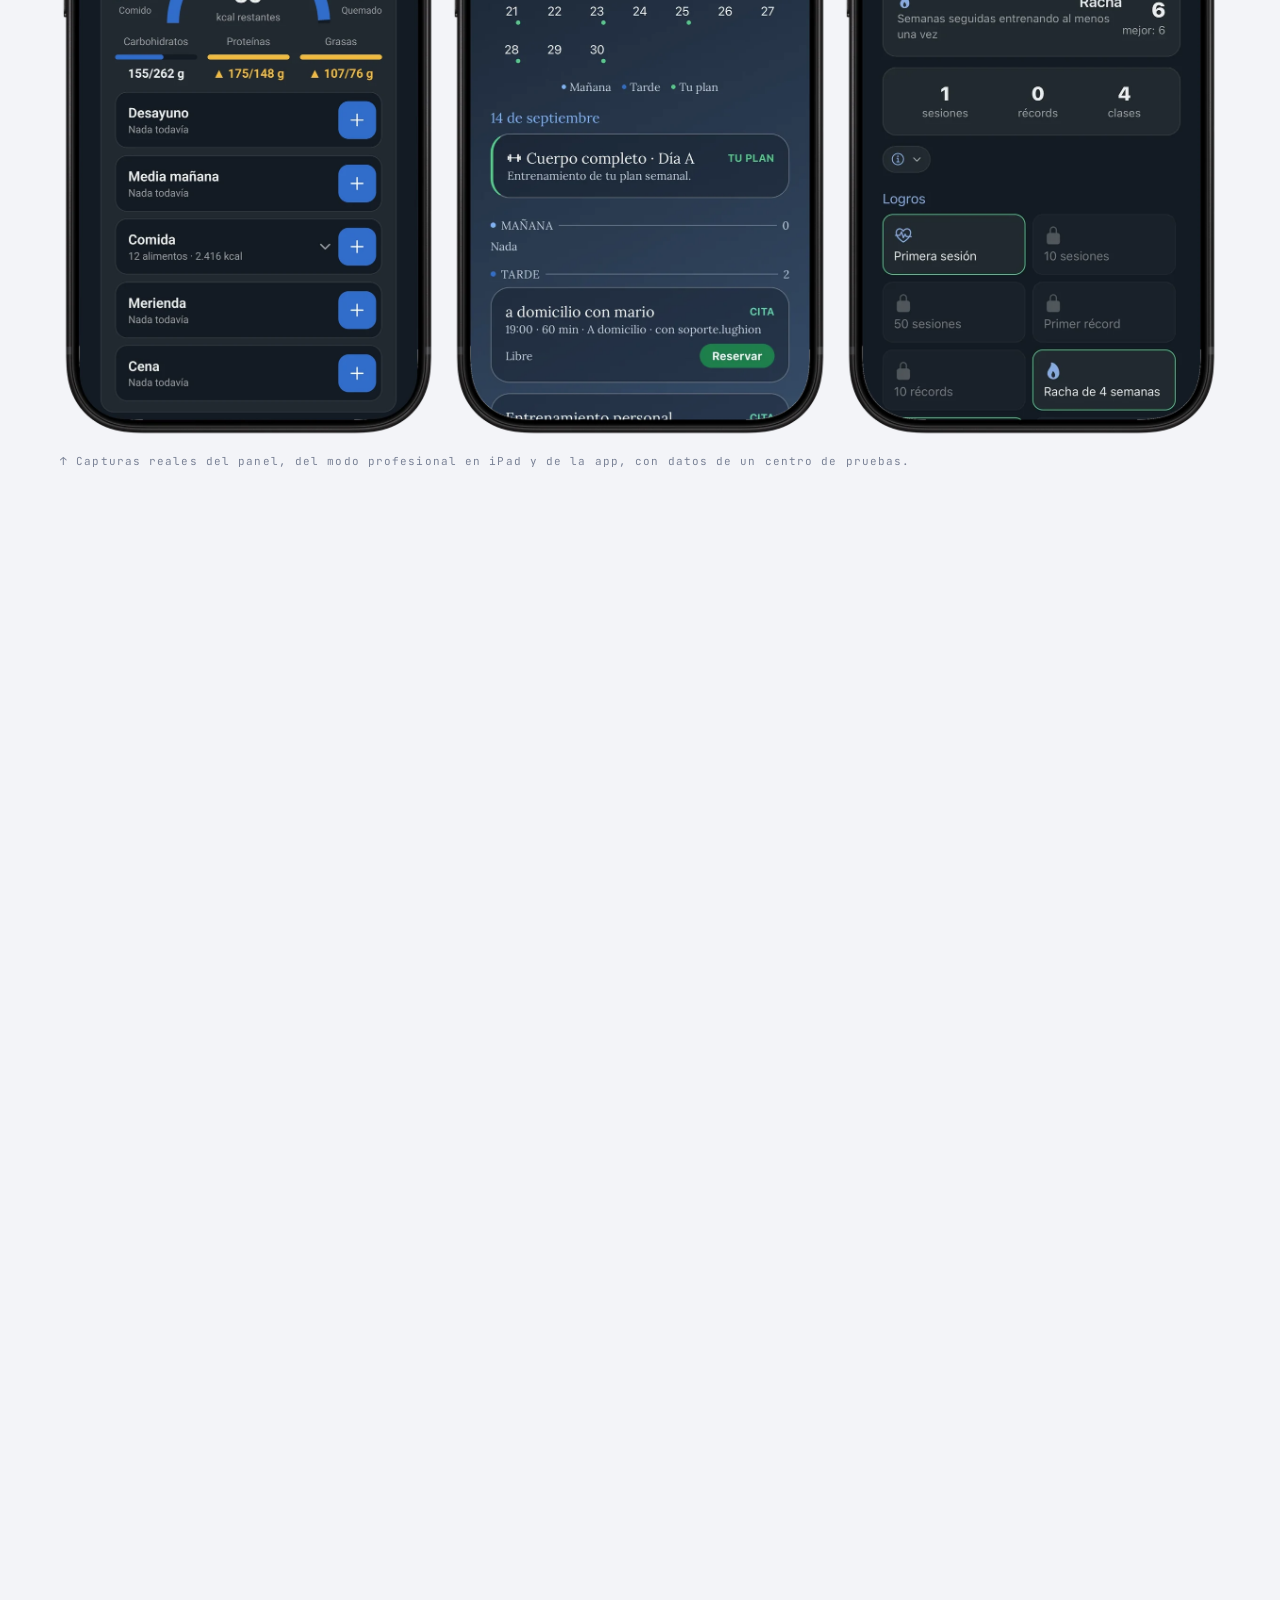
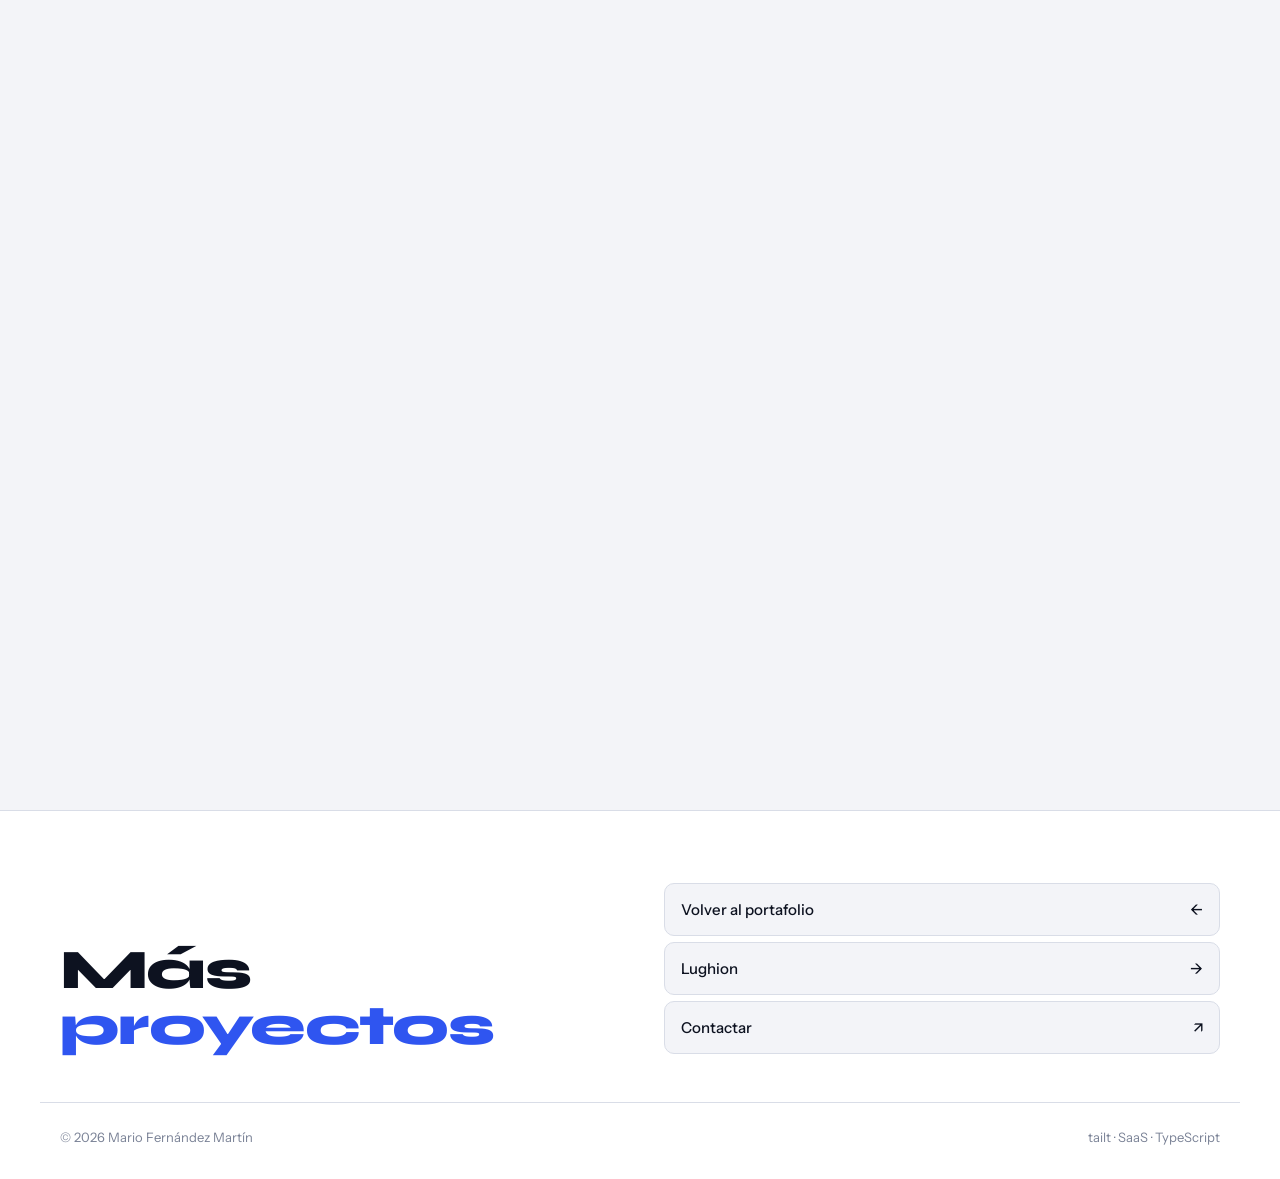
<file: gimnasio-app.html>
<!DOCTYPE html>
<html lang="es">
<head>
<meta charset="UTF-8">
<meta name="viewport" content="width=device-width, initial-scale=1.0">
<title>tailt · gestión de gimnasios — Mario Fernández Martín</title>
<meta name="description" content="tailt — plataforma SaaS multi-tenant de gestión para gimnasios (React Native, Next.js, TypeScript, Supabase/PostgreSQL) centrada en la retención de socios. Proyecto personal publicado en la App Store y en Google Play.">
<link rel="icon" href="assets/favicon.svg" type="image/svg+xml">
<meta property="og:type" content="website">
<meta property="og:url" content="https://mariofernandezmartin.pages.dev/gimnasio-app.html">
<meta property="og:title" content="tailt · gestión de gimnasios — Mario Fernández Martín">
<meta property="og:description" content="Plataforma SaaS multi-tenant para gimnasios: entrenamiento, reservas, gamificación y panel de administración. React Native · Next.js · Supabase.">
<meta property="og:image" content="https://mariofernandezmartin.pages.dev/assets/og.png">
<meta name="twitter:card" content="summary_large_image">
<meta name="twitter:title" content="tailt · gestión de gimnasios — Mario Fernández Martín">
<meta name="twitter:description" content="Plataforma SaaS multi-tenant para gimnasios: entrenamiento, reservas, gamificación y panel de administración. React Native · Next.js · Supabase.">
<meta name="twitter:image" content="https://mariofernandezmartin.pages.dev/assets/og.png">
<link rel="preconnect" href="https://fonts.googleapis.com">
<link rel="preconnect" href="https://fonts.gstatic.com" crossorigin>
<link href="https://fonts.googleapis.com/css2?family=Syne:wght@500;700;800&family=Instrument+Sans:ital,wght@0,400;0,500;0,600;1,400&family=JetBrains+Mono:wght@400;500&display=swap" rel="stylesheet">
<link rel="stylesheet" href="estilo.css">
<script>(function(){try{var t=localStorage.getItem('tema');if(t)document.documentElement.dataset.theme=t;var l=localStorage.getItem('lang');if(l)document.documentElement.lang=l;}catch(e){}})();</script>
</head>
<body class="lang-es">
<div class="progress" id="progress"></div>
<svg class="inkdefs" aria-hidden="true"><defs>
  <mask id="inkmask" maskUnits="userSpaceOnUse" maskContentUnits="userSpaceOnUse" x="0" y="0" width="100000" height="100000">
    <rect width="100000" height="100000" fill="#fff"/>
    <path id="inkpath" fill="#000" fill-rule="evenodd" d=""/>
  </mask>
</defs></svg>

<nav class="topnav" id="nav"><div class="wrap">
  <a href="index.html" class="back">← <span class="es">Portafolio</span><span class="en">Portfolio</span></a>
  <div class="project-name"><img src="assets/gimnasio-app/tailt-icono-app.svg" alt="" class="nav-logo">tailt</div>
  <div class="nav-actions">
    <button id="lang-toggle" class="lang-toggle" aria-label="Cambiar idioma">EN</button>
    <button class="theme" id="theme" aria-label="Cambiar tema" title="Cambiar tema">
      <svg class="moon" viewBox="0 0 24 24" fill="none" stroke="currentColor" stroke-width="2" stroke-linecap="round" stroke-linejoin="round"><path d="M21 12.8A9 9 0 1 1 11.2 3a7 7 0 0 0 9.8 9.8z"/></svg>
      <svg class="sun" viewBox="0 0 24 24" fill="none" stroke="currentColor" stroke-width="2" stroke-linecap="round" stroke-linejoin="round"><circle cx="12" cy="12" r="4"/><path d="M12 2v2M12 20v2M4.9 4.9l1.4 1.4M17.7 17.7l1.4 1.4M2 12h2M20 12h2M4.9 19.1l1.4-1.4M17.7 6.3l1.4-1.4"/></svg>
    </button>
  </div>
</div></nav>

<main>

  <!-- HERO -->
  <section class="project-hero">
    <!-- 24/09 · Título a la izquierda y, a la derecha, la app de verdad en un móvil. -->
    <div class="hero-cabecera">
      <div class="hero-texto">
      <div class="meta">
        <span class="bar"></span>
        <span class="es">Proyecto personal · Gestión de gimnasios · App móvil + panel web · 2026</span>
        <span class="en">Personal project · Gym management · Mobile app + web panel · 2026</span>
      </div>
      <h1>tai<span class="italic">lt</span></h1>
      <p class="tagline">
        <span class="es">Una plataforma para que los socios vuelvan: entrenamiento, nutrición, reservas y gamificación en el móvil, y un panel para el gimnasio.</span>
        <span class="en">A platform that makes members come back: training, nutrition, bookings and gamification on the phone, plus a panel for the gym.</span>
      </p>
      <!-- 28/11 · Las dos tiendas, con sus botones negros, y el QR que lleva a la que toque según el móvil. -->
      <div class="tiendas">
        <div class="tiendas-botones">
          <a class="badge-appstore" href="https://apps.apple.com/es/app/id6809188436" target="_blank" rel="noopener" aria-label="Ver la app en la App Store">
            <svg viewBox="0 0 24 24" fill="currentColor" aria-hidden="true"><path d="M16.37 12.77c-.02-2.3 1.88-3.4 1.96-3.45-1.07-1.56-2.73-1.78-3.32-1.8-1.41-.14-2.76.83-3.48.83-.72 0-1.83-.81-3-.79-1.55.02-2.97.9-3.77 2.28-1.61 2.79-.41 6.92 1.16 9.18.77 1.11 1.68 2.35 2.88 2.31 1.16-.05 1.6-.75 3-.75s1.79.75 3.01.73c1.24-.02 2.03-1.13 2.79-2.24.88-1.29 1.24-2.53 1.26-2.6-.03-.01-2.42-.93-2.44-3.7zM14.09 6.03c.64-.77 1.07-1.85.95-2.92-.92.04-2.03.61-2.69 1.38-.59.68-1.11 1.78-.97 2.83 1.03.08 2.07-.52 2.71-1.29z"/></svg>
            <span class="badge-texto"><small><span class="es">Descárgalo en el</span><span class="en">Download on the</span></small><strong>App Store</strong></span>
          </a>
          <a class="badge-appstore" href="https://play.google.com/store/apps/details?id=com.lughion.gimnasio" target="_blank" rel="noopener" aria-label="Ver la app en Google Play">
            <svg viewBox="0 0 24 24" fill="currentColor" aria-hidden="true"><path d="M5.2 2.6c-.5.3-.8.8-.8 1.5v15.8c0 .7.3 1.2.8 1.5l9-9.4-9-9.4zm10.1 10.5-8.2 8.5 10.9-6.1-2.7-2.4zm0-2.2 2.7-2.4L7.1 2.4l8.2 8.5zm3.9-1.6-3 2.7 3 2.7 2-1.1c1.2-.7 1.2-2.5 0-3.2l-2-1.1z"/></svg>
            <span class="badge-texto"><small><span class="es">Disponible en</span><span class="en">Get it on</span></small><strong>Google Play</strong></span>
          </a>
        </div>
        <a class="qr-descarga" href="https://tailt.lughion.com/descargar/" target="_blank" rel="noopener" aria-label="Página de descarga de tailt">
          <img src="assets/gimnasio-app/tailt-qr-descargar.svg" alt="Código QR que lleva a tailt.lughion.com/descargar" width="1000" height="1130" loading="lazy">
          <span class="qr-texto"><strong><span class="es">Escanéalo con el móvil</span><span class="en">Scan it with your phone</span></strong><small><span class="es">Abre la tienda que toca: App Store en iPhone, Google Play en Android.</span><span class="en">Opens the right store: App Store on iPhone, Google Play on Android.</span></small></span>
        </a>
      </div>
      </div>
      <!-- 28/11 · El móvil arranca como la app de verdad: es la misma página de la animación de arranque (three.js) que lleva dentro. -->
      <div class="hero-movil">
        <figure class="hero-lateral" id="movil-arranque">
          <img src="assets/gimnasio-app/movil-inicio.webp" alt="La app en un iPhone: pantalla de inicio del socio con el calendario del mes y los accesos a entrenar, mensajes, progreso, nutrición y puntos">
          <div class="pantalla" aria-hidden="true"><iframe title="Animación de arranque de tailt" data-src="assets/gimnasio-app/arranque.html" tabindex="-1" scrolling="no"></iframe><i class="isla"></i></div>
        </figure>
        <button type="button" class="btn-arranque" id="ver-arranque">
          <svg viewBox="0 0 24 24" fill="currentColor" aria-hidden="true"><path d="M8 5.5v13l11-6.5z"/></svg>
          <span class="es">Ver la animación de arranque</span><span class="en">Play the boot animation</span>
        </button>
      </div>
    </div>
    <div class="hero-image">
      <img src="assets/gimnasio-app/hero.jpg" alt="El panel web del gimnasio en un portátil, el modo profesional en un iPad y la app del socio en un iPhone">
    </div>
    <p style="font-family: var(--mono); font-size: 11px; color: var(--muted); margin-top: 14px; letter-spacing: 0.1em;">
      <span class="es">↑ El panel web, el modo profesional en iPad y la app del socio. Capturas reales, con datos de un centro de pruebas.</span>
      <span class="en">↑ The web panel, professional mode on iPad and the member app. Real captures, with data from a test centre.</span>
    </p>
  </section>

  <!-- META STRIP -->
  <section class="meta-strip">
    <div class="meta-strip-grid">
      <div class="meta-item">
        <div class="label"><span class="es">Rol</span><span class="en">Role</span></div>
        <div class="value"><span class="es">Arquitectura, diseño y desarrollo full-stack</span><span class="en">Architecture, design & full-stack dev</span></div>
      </div>
      <div class="meta-item">
        <div class="label"><span class="es">Contexto</span><span class="en">Context</span></div>
        <div class="value"><span class="es">Proyecto personal · cliente piloto en León</span><span class="en">Personal project · pilot client in León</span></div>
      </div>
      <div class="meta-item">
        <div class="label"><span class="es">Plataforma</span><span class="en">Platform</span></div>
        <div class="value"><span class="es">iOS (App Store) · Android (Google Play) · Web</span><span class="en">iOS (App Store) · Android (Google Play) · Web</span></div>
      </div>
      <div class="meta-item">
        <div class="label">Stack</div>
        <div class="value">TypeScript · React Native · Next.js · Supabase</div>
      </div>
      <div class="meta-item">
        <div class="label"><span class="es">Estado</span><span class="en">Status</span></div>
        <div class="value"><span class="es">Publicada en App Store y Google Play · en uso</span><span class="en">Live on the App Store and Google Play · in use</span></div>
      </div>
    </div>
  </section>

  <!-- QUÉ ES -->
  <section class="content-section rv">
    <h2>
      <span class="es">Qué <span class="italic">es</span></span><span class="en">What it <span class="italic">is</span></span>
      <span class="num">01</span>
    </h2>
    <div class="body-text">
      <p>
        <span class="es">Es una <strong>plataforma SaaS multi-tenant para gimnasios</strong>: una sola base de datos y un solo código sirven a N gimnasios, cada uno con sus socios, entrenadores y configuración, aislados entre sí. Es un <strong>proyecto personal</strong> que nació con un cliente real: un centro de entrenamiento de León, que es quien la estrena.</span>
        <span class="en">It's a <strong>multi-tenant SaaS platform for gyms</strong>: one database and one codebase serve N gyms, each with its own members, trainers and settings, isolated from one another. It's a <strong>personal project</strong> born with a real client: a training centre in León, which is the first to use it.</span>
      </p>
      <p>
        <span class="es">El problema que ataca no es "gestionar un gimnasio", sino la <strong>retención</strong>: la mayoría de la gente que se apunta deja de ir a los pocos meses. Por eso el producto une en un mismo sistema al socio y al entrenador (entrenamientos, progresión, plan semanal, citas) y le añade una capa de <strong>gamificación</strong> diseñada desde por qué vuelve la gente, no desde qué botones tiene la pantalla.</span>
        <span class="en">The problem it tackles isn't "managing a gym" but <strong>retention</strong>: most people who sign up stop going within a few months. So the product brings member and trainer into one system (workouts, progression, weekly plan, appointments) and adds a <strong>gamification</strong> layer designed around why people come back, not around what buttons the screen has.</span>
      </p>
      <p>
        <span class="es">Tiene dos caras: una <strong>app móvil</strong> (React Native + Expo) para socios y entrenadores, y un <strong>panel web</strong> (Next.js) para el dueño y el staff. Todo apoyado en Supabase / PostgreSQL, con la lógica crítica viviendo en el servidor.</span>
        <span class="en">It has two faces: a <strong>mobile app</strong> (React Native + Expo) for members and trainers, and a <strong>web panel</strong> (Next.js) for the owner and staff. All of it backed by Supabase / PostgreSQL, with the critical logic living on the server.</span>
      </p>
      <p>
        <span class="es">Lo que empezó para un solo centro se convirtió en <strong>producto</strong>. El modelo soporta <strong>cadenas con varias sedes</strong>, donde cada sede puede llevarle la contraseña a su central en lo que le afecta, y tiene un <strong>modelo de precios cerrado</strong> —degresivo por socio activo, con mínimo y tope por sede— pensado para que un gimnasio pequeño pueda pagarlo el primer mes.</span>
        <span class="en">What started for a single centre became a <strong>product</strong>. The model supports <strong>chains with several branches</strong>, where each branch can override its head office on what affects it, and it has a <strong>closed pricing model</strong> — degressive per active member, with a floor and a per-branch cap — designed so a small gym can afford it from month one.</span>
      </p>
      <p>
        <span class="es">Y una parte que no se ve en las pantallas y condiciona todo lo demás: la app maneja <strong>lesiones, mediciones corporales y nutrición</strong>. Eso son datos de salud, categoría especial del artículo 9 del RGPD. No es una funcionalidad más: cambia cómo se guarda, quién puede leerlo, cuánto tiempo se conserva y qué pasa el día que alguien pide sus datos o quiere borrarse.</span>
        <span class="en">And a part you don't see on screen that shapes everything else: the app handles <strong>injuries, body measurements and nutrition</strong>. That is health data — GDPR Article 9 special category. It isn't just another feature: it changes how it's stored, who can read it, how long it's kept and what happens the day someone asks for their data or wants to be erased.</span>
      </p>
    </div>
  </section>

  <!-- QUÉ HACE -->
  <section class="content-section rv">
    <h2>
      <span class="es">Qué <span class="italic">hace</span></span><span class="en">What it <span class="italic">does</span></span>
      <span class="num">02</span>
    </h2>
    <div class="mechanics-list">
      <div class="mechanic-item">
        <div class="mech-label"><span class="es">Para el socio</span><span class="en">For the member</span></div>
        <div class="mech-body">
          <span class="es">La sesión de hoy ("hoy toca X") y el plan semanal, y la sesión en vivo: series, descansos, cardio por tramos y una <strong>cuenta atrás guiada</strong> para estiramientos que vibra al cambiar de lado. Un catálogo de más de 850 ejercicios clasificados por familias, historial, gráficas de progresión y mediciones. <strong>Vídeos de técnica</strong> en los ejercicios, superseries y drop sets, y un <strong>modo sin conexión</strong>: el entreno se hace sin cobertura y se sube solo al volver la red. Pasos de <strong>Apple Salud y Health Connect</strong> y calorías del entreno calculadas con MET. Tablón, mensajes con el gimnasio y su pantalla de puntos, rachas y récords.</span>
          <span class="en">Today's session ("today it's X") and the weekly plan, plus the live session: sets, rest timers, cardio by intervals and a <strong>guided countdown</strong> for stretches that vibrates when it's time to switch sides. A catalog of 850+ exercises grouped by families, history, progression charts and measurements. <strong>Technique videos</strong> on the exercises, supersets and drop sets, and an <strong>offline mode</strong>: you train with no signal and the workout uploads itself when the network is back. Steps from <strong>Apple Health and Health Connect</strong> and workout calories computed with METs. Notice board, messaging with the gym and their points, streaks and records screen.</span>
        </div>
      </div>
      <div class="mechanic-item">
        <div class="mech-label"><span class="es">Nutrición</span><span class="en">Nutrition</span></div>
        <div class="mech-body">
          <span class="es">Un <strong>diario de comidas</strong> con las calorías del día de un vistazo —lo comido, lo quemado y lo que queda— y los macros con su objetivo. Cinco comidas, y cuatro maneras de apuntar: <strong>buscando</strong>, escaneando el <strong>código de barras</strong> (Open Food Facts), con una <strong>foto del plato</strong> o <strong>dictándolo</strong>, y la IA estima alimentos y cantidades para que el socio solo confirme. Favoritos, un calendario del mes que marca cada día con forma y color, y el objetivo repartido por porcentajes. El nutricionista del centro deja el <strong>menú de la semana</strong> a cada socio, y hay recetario: las recetas del centro, 44 básicas de cocina española y las propias, con su peso ya cocinado.</span>
          <span class="en">A <strong>food diary</strong> with the day's calories at a glance — eaten, burned and remaining — and the macros against their target. Five meals and four ways to log: <strong>searching</strong>, scanning the <strong>barcode</strong> (Open Food Facts), with a <strong>photo of the plate</strong> or by <strong>dictating it</strong>, and the AI estimates foods and amounts so the member only confirms. Favourites, a month calendar that marks each day with shape and colour, and the target split by percentages. The centre's nutritionist sets each member's <strong>weekly menu</strong>, and there's a recipe book: the centre's recipes, 44 Spanish-cooking basics and your own, with their cooked weight.</span>
        </div>
      </div>
      <div class="mechanic-item">
        <div class="mech-label"><span class="es">Para el entrenador</span><span class="en">For the trainer</span></div>
        <div class="mech-body">
          <span class="es">Lista de clientes, creación de plantillas de entrenamiento, planificación de la semana de cada cliente, agenda de citas con <strong>varias personas por cita</strong> y citas que se <strong>pasan entre entrenadores</strong>, una vista «Mi semana», plantillas por ciclos de semanas con series por % del 1RM, drop sets y jump sets, hojas de rutina imprimibles, un <strong>modo profesional para iPad</strong> para entrenar con el cliente delante, y un <strong>semáforo de lesiones</strong>: a partir del perfil y las mediciones del socio, un motor de reglas marca en rojo, ámbar o verde qué ejercicios conviene evitar, adaptar o mantener.</span>
          <span class="en">Client list, workout-template builder, weekly planning for each client, an appointments agenda with <strong>several people per appointment</strong> and appointments <strong>handed over between trainers</strong>, a "My week" view, templates by multi-week cycles with sets at a % of 1RM, drop sets and jump sets, printable workout sheets, a <strong>professional mode for iPad</strong> to train with the client in front of you, and an <strong>injury traffic light</strong>: from the member's profile and measurements, a rules engine flags in red, amber or green which exercises to avoid, adapt or keep.</span>
        </div>
      </div>
      <div class="mechanic-item">
        <div class="mech-label"><span class="es">Para el gimnasio</span><span class="en">For the gym</span></div>
        <div class="mech-body">
          <span class="es">Calendario de clases y actividades con reservas y aforo, un <strong>calendario con las reservas de todo el centro</strong> en la web y en el móvil, gestión de entrenadores y socios, registro por códigos de invitación, y un panel de administración con analítica de retención. Y un sistema de <strong>módulos activables</strong>: cada gimnasio enciende o apaga funcionalidades (tablón, gamificación, citas…) sin tocar código. Cobro de bonos y sesiones con <strong>Stripe</strong>, y una <strong>identidad visual propia</strong> por centro: colores, logo y tipografía en la app y en el panel.</span>
          <span class="en">Class and activity calendar with bookings and capacity, a <strong>calendar with every booking in the centre</strong> on web and mobile, trainer and member management, sign-up by invitation codes, and an admin panel with retention analytics. Plus a system of <strong>switchable modules</strong>: each gym turns features on or off (board, gamification, appointments…) without touching code. Payments for session packs through <strong>Stripe</strong>, and <strong>its own visual identity</strong> per centre: colours, logo and typography in the app and the panel.</span>
        </div>
      </div>
      <div class="mechanic-item">
        <div class="mech-label"><span class="es">Salud y privacidad</span><span class="en">Health &amp; privacy</span></div>
        <div class="mech-body">
          <span class="es">Lesiones, mediciones y diario de comidas viven detrás de <strong>consentimientos que impiden de verdad</strong>: si el socio no ha dado ese permiso, la base rechaza la escritura — no es una casilla que solo esconde una pantalla. Cada socio puede <strong>pedir todos sus datos</strong> y <strong>borrar su cuenta</strong> desde la app, y cada dato tiene un plazo de conservación declarado y una purga que lo cumple.</span>
          <span class="en">Injuries, measurements and the food diary sit behind <strong>consents that actually block</strong>: if the member hasn't granted that permission, the database refuses the write — it isn't a checkbox that merely hides a screen. Every member can <strong>request all their data</strong> and <strong>delete their account</strong> from the app, and every datum has a declared retention period and a purge that enforces it.</span>
        </div>
      </div>
      <div class="mechanic-item">
        <div class="mech-label"><span class="es">Recepción y retención</span><span class="en">Front desk &amp; retention</span></div>
        <div class="mech-body">
          <span class="es">Control de acceso: el socio enseña un código de un solo uso que caduca en 60 segundos y recepción lo valida. De ahí sale el dato que alimenta lo importante: <strong>quién se está yendo</strong>. Cada persona se compara <strong>consigo misma</strong>, no con la media — quien viene una vez por semana desde siempre no es un problema; quien venía tres y ahora viene una, sí. Más informes de asistencia, horas punta y ocupación de clases.</span>
          <span class="en">Access control: the member shows a single-use code that expires in 60 seconds and the desk validates it. That feeds what matters: <strong>who is drifting away</strong>. Each person is compared <strong>against themselves</strong>, not against the average — someone who has always come once a week isn't a problem; someone who came three times and now comes once is. Plus attendance reports, peak hours and class occupancy.</span>
        </div>
      </div>
      <div class="mechanic-item">
        <div class="mech-label"><span class="es">Gamificación</span><span class="en">Gamification</span></div>
        <div class="mech-body">
          <span class="es">Puntos por sesión completada, por récord de peso o repeticiones, por racha semanal y por asistir a clases. Los valores se afinan por gimnasio desde su configuración. Los récords y las rachas los detecta el servidor, no la app, para que nadie pueda inflarse los puntos.</span>
          <span class="en">Points for completed sessions, for weight or rep records, for weekly streaks and for attending classes. Values are tuned per gym from its settings. Records and streaks are detected by the server, not the app, so nobody can inflate their points.</span>
        </div>
      </div>
    </div>
  </section>

  <!-- ARQUITECTURA -->
  <section class="content-section rv">
    <h2>
      <span><span class="es">Decisiones de </span><span class="en">Architecture </span><span class="italic"><span class="es">arquitectura</span><span class="en">decisions</span></span></span>
      <span class="num">03</span>
    </h2>
    <div class="body-text">
      <p>
        <span class="es">Lo que más me interesa de este proyecto no son las pantallas, sino lo que hay debajo. Estas son las decisiones que lo sostienen:</span>
        <span class="en">What interests me most about this project isn't the screens but what's underneath. These are the decisions holding it up:</span>
      </p>
    </div>
    <div class="challenges-grid">
      <div class="challenge-card">
        <div class="ch-num">01</div>
        <h3><span class="es">Multi-tenant con </span><span class="en">Multi-tenant with </span><span class="italic">RLS</span></h3>
        <p>
          <span class="es">Cada fila lleva su <code>gym_id</code> y las políticas de Row Level Security de PostgreSQL garantizan que un gimnasio nunca vea datos de otro, aunque el cliente lo intente. El aislamiento está en la base de datos, no en el código de la app.</span>
          <span class="en">Every row carries its <code>gym_id</code> and PostgreSQL's Row Level Security policies guarantee one gym never sees another's data, even if the client tries. Isolation lives in the database, not in app code.</span>
        </p>
      </div>
      <div class="challenge-card">
        <div class="ch-num">02</div>
        <h3><span class="es">Lógica crítica </span><span class="en">Critical logic </span><span class="italic"><span class="es">en el servidor</span><span class="en">on the server</span></span></h3>
        <p>
          <span class="es">Aforos, puntos, privacidad y permisos se resuelven en funciones <code>security definer</code> de PostgreSQL y triggers de negocio. La app solo pide; el servidor decide. Así el mismo comportamiento vale para móvil y panel, y no se puede saltar desde el cliente.</span>
          <span class="en">Capacity, points, privacy and permissions are resolved in PostgreSQL <code>security definer</code> functions and business triggers. The app only asks; the server decides. The same behavior serves mobile and panel, and can't be bypassed from the client.</span>
        </p>
      </div>
      <div class="challenge-card">
        <div class="ch-num">03</div>
        <h3><span class="es">Módulos como </span><span class="en">Modules like </span><span class="italic">mods</span></h3>
        <p>
          <span class="es">La configuración de cada gimnasio vive en un JSONB. Un módulo ausente cuenta como activo, así que añadir funcionalidades nuevas no altera a los gimnasios existentes. Solo el administrador puede tocar sus interruptores, y lo hace desde una función validada en servidor.</span>
          <span class="en">Each gym's configuration lives in a JSONB. A missing module counts as active, so adding new features doesn't disturb existing gyms. Only the admin can flip the switches, through a server-validated function.</span>
        </p>
      </div>
      <div class="challenge-card">
        <div class="ch-num">04</div>
        <h3><span class="es">Ledger </span><span class="en">Immutable </span><span class="italic"><span class="es">inmutable</span><span class="en">ledger</span></span></h3>
        <p>
          <span class="es">Los puntos no se "guardan": se apuntan como eventos en un libro de cuentas al que solo se añade, y el total es la suma. Nadie inserta desde la app; solo las funciones de servidor, de forma idempotente. Auditable e infalsificable.</span>
          <span class="en">Points aren't "stored": they're appended as events to an append-only ledger, and the total is the sum. Nothing inserts from the app; only server functions, idempotently. Auditable and tamper-proof.</span>
        </p>
      </div>
      <div class="challenge-card">
        <div class="ch-num">05</div>
        <h3><span class="es">Reservas sin </span><span class="en">Bookings without </span><span class="italic"><span class="es">overbooking</span><span class="en">overbooking</span></span></h3>
        <p>
          <span class="es">Dos socios reservando la última plaza a la vez es el caso clásico de concurrencia. Se resuelve con bloqueos de fila en la transacción: el aforo se comprueba y se descuenta de forma atómica.</span>
          <span class="en">Two members booking the last spot at the same time is the classic concurrency case. It's solved with row locks inside the transaction: capacity is checked and decremented atomically.</span>
        </p>
      </div>
      <div class="challenge-card">
        <div class="ch-num">06</div>
        <h3><span class="es">Migraciones </span><span class="en">Versioned </span><span class="italic"><span class="es">versionadas</span><span class="en">migrations</span></span></h3>
        <p>
          <span class="es"><strong>Más de 300 migraciones SQL numeradas</strong> y unas 55.000 líneas: 111 tablas, cerca de 900 funciones, 178 políticas RLS y un centenar de triggers. Cada una lleva escrito en la cabecera <em>por qué</em> existe y qué rompía antes. Nada se toca a mano en producción.</span>
          <span class="en"><strong>300+ numbered SQL migrations</strong> and some 55,000 lines: 111 tables, close to 900 functions, 178 RLS policies and around a hundred triggers. Each one states in its header <em>why</em> it exists and what used to break. Nothing is touched by hand in production.</span>
        </p>
      </div>
      <div class="challenge-card">
        <div class="ch-num">07</div>
        <h3><span class="es">Pruebas que </span><span class="en">Tests that </span><span class="italic"><span class="es">fallan antes</span><span class="en">fail first</span></span></h3>
        <p>
          <span class="es">Más de 50 suites de regresión en SQL. La regla: una prueba tiene que <strong>fallar contra el código anterior</strong> y pasar con el nuevo, o no prueba nada. Cada negativa lleva su control positivo, y afirma <em>el motivo</em> del rechazo — no basta con que algo falle, tiene que fallar por lo que se dice. Han cazado tres correcciones que yo daba por buenas leyendo el código.</span>
          <span class="en">50+ SQL regression suites. The rule: a test must <strong>fail against the previous code</strong> and pass with the new one, or it proves nothing. Every negative case carries its positive control and asserts <em>the reason</em> for the rejection — it isn't enough that something fails, it has to fail for the stated reason. They caught three fixes I had judged correct by reading the code.</span>
        </p>
      </div>
      <div class="challenge-card">
        <div class="ch-num">08</div>
        <h3><span class="es">Auditoría de </span><span class="en">Security </span><span class="italic"><span class="es">seguridad</span><span class="en">audit</span></span></h3>
        <p>
          <span class="es">Se auditó el sistema entero contra sí mismo: hallazgos numerados, puntuados por impacto × explotabilidad × exposición, y corregidos con su migración y su prueba. Salieron cosas serias — funciones ejecutables por usuarios anónimos, un permiso por defecto de PostgreSQL que reabría el agujero en cada función nueva. Se arregló, y hay un sensor que avisa si se vuelve a abrir.</span>
          <span class="en">The whole system was audited against itself: numbered findings, scored by impact × exploitability × exposure, each fixed with its own migration and test. Serious things surfaced — functions executable by anonymous users, a PostgreSQL default privilege that reopened the hole on every new function. It was fixed, and a sensor now warns if it reopens.</span>
        </p>
      </div>
      <div class="challenge-card">
        <div class="ch-num">09</div>
        <h3><span class="es">Sedes que llevan </span><span class="en">Branches that </span><span class="italic"><span class="es">la contraria</span><span class="en">override</span></span></h3>
        <p>
          <span class="es">Una cadena decide por defecto y cada sede puede apartarse: una clave ausente se hereda, una presente manda. La central puede además <strong>fijar</strong> un módulo con candado y entonces la sede ni lo ve. La regla de herencia vive en la base, no copiada en cada pantalla — de eso ya me enseñó un interruptor que se veía apagado estando encendido.</span>
          <span class="en">A chain decides by default and each branch can deviate: a missing key is inherited, a present one wins. Head office can also <strong>lock</strong> a module, and then the branch can't even see it. The inheritance rule lives in the database, not copied into every screen — a switch that showed off while being on already taught me that.</span>
        </p>
      </div>
      <div class="challenge-card">
        <div class="ch-num">10</div>
        <h3><span class="es">Textos legales </span><span class="en">Legal texts </span><span class="italic"><span class="es">con versión</span><span class="en">with a version</span></span></h3>
        <p>
          <span class="es">La política de privacidad y las condiciones viven en la base con <strong>versión y país</strong>, y la aceptación queda registrada contra la versión concreta que se firmó. Cambiar el contenido de una versión ya aceptada convertiría todos los consentimientos guardados en papel mojado, así que el sistema lo impide: si el texto cambia, se publica una versión nueva y se vuelve a aceptar.</span>
          <span class="en">The privacy policy and terms live in the database with a <strong>version and a country</strong>, and acceptance is recorded against the exact version that was signed. Editing the content of an already-accepted version would turn every stored consent into waste paper, so the system forbids it: if the text changes, a new version is published and re-accepted.</span>
        </p>
      </div>
      <div class="challenge-card">
        <div class="ch-num">11</div>
        <h3><span class="es">Pagos sin tocar </span><span class="en">Payments without </span><span class="italic"><span class="es">el dinero</span><span class="en">touching the money</span></span></h3>
        <p>
          <span class="es">Los cobros van con <strong>Stripe Connect</strong>: el dinero pasa del socio a la cuenta del gimnasio sin quedarse nunca en la plataforma. Funciones en el borde crean el pago, y un webhook firmado e idempotente confirma el bono en la base: si Stripe avisa dos veces, se apunta una.</span>
          <span class="en">Payments run on <strong>Stripe Connect</strong>: money goes from the member to the gym's account and never sits on the platform. Edge functions create the payment, and a signed, idempotent webhook confirms the pack in the database: if Stripe notifies twice, it's recorded once.</span>
        </p>
      </div>
      <div class="challenge-card">
        <div class="ch-num">12</div>
        <h3><span class="es">Actualizaciones </span><span class="en">Over-the-air </span><span class="italic"><span class="es">por aire</span><span class="en">updates</span></span></h3>
        <p>
          <span class="es">Con la app ya publicada, los cambios de interfaz y de lógica llegan a los móviles <strong>sin pasar otra vez por la tienda</strong>, con Expo Updates. Solo lo nativo (permisos, librerías con código de sistema) exige una build nueva, y cada tanda se publica pequeña para poder volver atrás si falla.</span>
          <span class="en">With the app already live, UI and logic changes reach phones <strong>without going through the store again</strong>, via Expo Updates. Only native changes (permissions, libraries with system code) need a new build, and each batch ships small so it can be rolled back if it fails.</span>
        </p>
      </div>
      <div class="challenge-card">
        <div class="ch-num">13</div>
        <h3><span class="es">Entrenar </span><span class="en">Training </span><span class="italic"><span class="es">sin conexión</span><span class="en">offline</span></span></h3>
        <p>
          <span class="es">Los gimnasios tienen sótanos. Toda petición pasa por una capa propia: cada lectura que sale bien se guarda en el móvil y, sin red, se contesta con lo guardado. Un entreno terminado sin cobertura va a una <strong>cola de pendientes</strong> con un identificador que pone el propio móvil; al volver la red se sube solo y, si ya estaba, la base lo rechaza por duplicado: nunca se apunta dos veces ni se dan los puntos dos veces.</span>
          <span class="en">Gyms have basements. Every request goes through a layer of my own: each successful read is saved on the phone and, with no network, answered from what was saved. A workout finished with no signal goes to a <strong>pending queue</strong> with an id set by the phone itself; when the network returns it uploads on its own and, if it was already there, the database rejects it as a duplicate: it's never recorded twice and points are never awarded twice.</span>
        </p>
      </div>
      <div class="challenge-card">
        <div class="ch-num">14</div>
        <h3><span class="es">IA con la clave </span><span class="en">AI with the key </span><span class="italic"><span class="es">en el servidor</span><span class="en">on the server</span></span></h3>
        <p>
          <span class="es">La foto o el dictado de una comida no van del móvil al modelo: van a una <strong>función en el borde</strong> que comprueba quién pregunta, llama a la API de Gemini y devuelve alimentos y cantidades con una forma fija. La clave no sale nunca del servidor, y la IA <strong>propone</strong>: nada entra en el diario hasta que el socio lo confirma.</span>
          <span class="en">A meal's photo or dictation doesn't go from the phone to the model: it goes to an <strong>edge function</strong> that checks who's asking, calls the Gemini API and returns foods and amounts in a fixed shape. The key never leaves the server, and the AI <strong>proposes</strong>: nothing enters the diary until the member confirms it.</span>
        </p>
      </div>
      <div class="challenge-card">
        <div class="ch-num">15</div>
        <h3><span class="es">Un arranque </span><span class="en">A boot </span><span class="italic"><span class="es">en 3D</span><span class="en">in 3D</span></span></h3>
        <p>
          <span class="es">El logo se dibuja con un trazo, se vuelve una T de metal en 3D (three.js) que gira <strong>mientras la app carga de verdad</strong>, y se abre para dejar paso a la app. Es la del móvil de arriba. Va con seguros: si no hay WebGL, si tarda más de la cuenta o si el móvil tiene «reducir movimiento», se entra sin animación.</span>
          <span class="en">The logo draws itself with a stroke, becomes a 3D metal T (three.js) that spins <strong>while the app is actually loading</strong>, and opens up to let the app through. It's the one on the phone above. It ships with safeguards: no WebGL, taking too long or "reduce motion" on the phone means going in without the animation.</span>
        </p>
      </div>
    </div>
  </section>

  <!-- GALERÍA -->
  <section class="content-section rv">
    <h2>
      <span class="es"><span class="italic">Galería</span></span><span class="en"><span class="italic">Gallery</span></span>
      <span class="num">04</span>
    </h2>
    <div class="gallery">
      <div class="gallery-item span-6 captura">
        <img src="assets/gimnasio-app/panel-identidad.webp" alt="Panel: identidad visual del centro, con paletas completas y los colores del panel y de la app por separado" loading="lazy">
      </div>
      <div class="gallery-item span-3 captura">
        <img src="assets/gimnasio-app/panel-funciones.webp" alt="Panel: los módulos que cada centro enciende o apaga, agrupados por secciones" loading="lazy">
      </div>
      <div class="gallery-item span-3 captura">
        <img src="assets/gimnasio-app/panel-estilo.webp" alt="Panel: estilo de la pantalla de inicio de la app, con la rejilla de botones y sus colores" loading="lazy">
      </div>
      <div class="gallery-item span-3 tableta">
        <img src="assets/gimnasio-app/ipad-sesion-cliente.webp" alt="iPad en modo profesional: sesión en vivo con un cliente, series, kilos y descanso" loading="lazy">
      </div>
      <div class="gallery-item span-3 tableta">
        <img src="assets/gimnasio-app/ipad-plantillas.webp" alt="iPad en modo profesional: plantillas de entrenamiento de un cliente" loading="lazy">
      </div>
      <div class="gallery-item span-3 tableta">
        <img src="assets/gimnasio-app/ipad-agenda.webp" alt="iPad en modo profesional: agenda semanal de citas del entrenador" loading="lazy">
      </div>
      <div class="gallery-item span-3 tableta">
        <img src="assets/gimnasio-app/ipad-plicometria.webp" alt="iPad en modo profesional: evolución de pliegues y composición corporal de un cliente" loading="lazy">
      </div>
      <div class="gallery-item span-2 movil">
        <img src="assets/gimnasio-app/movil-inicio.webp" alt="App móvil: inicio del socio, con el calendario y los accesos principales" loading="lazy">
      </div>
      <div class="gallery-item span-2 movil">
        <img src="assets/gimnasio-app/movil-sesion.webp" alt="App móvil: resumen de una sesión de fuerza con series, kilos y esfuerzo" loading="lazy">
      </div>
      <div class="gallery-item span-2 movil">
        <img src="assets/gimnasio-app/movil-progreso.webp" alt="App móvil: progresión de un ejercicio en el tiempo" loading="lazy">
      </div>
      <div class="gallery-item span-2 movil">
        <img src="assets/gimnasio-app/movil-nutricion.webp" alt="App móvil: diario de nutrición, con las calorías que quedan, los macros y las cinco comidas del día" loading="lazy">
      </div>
      <div class="gallery-item span-2 movil">
        <img src="assets/gimnasio-app/movil-calendario.webp" alt="App móvil: calendario con clases y entrenamientos del mes" loading="lazy">
      </div>
      <div class="gallery-item span-2 movil">
        <img src="assets/gimnasio-app/movil-puntos.webp" alt="App móvil: puntos, nivel, racha y logros del socio" loading="lazy">
      </div>
    </div>
    <p style="font-family: var(--mono); font-size: 11px; color: var(--muted); margin-top: 14px; letter-spacing: 0.1em;">
      <span class="es">↑ Capturas reales del panel, del modo profesional en iPad y de la app, con datos de un centro de pruebas.</span>
      <span class="en">↑ Real captures of the panel, the professional mode on iPad and the app, with data from a test centre.</span>
    </p>
  </section>

  <!-- STACK -->
  <section class="content-section rv">
    <h2>
      <span class="italic">Stack</span>
      <span class="num">05</span>
    </h2>
    <div class="tech-detail">
      <div class="tech-row">
        <div class="tech-key"><span class="es">Lenguajes</span><span class="en">Languages</span></div>
        <div class="tech-val">
          <span class="pill">TypeScript</span><span class="pill">SQL / plpgsql</span><span class="pill">JSX</span>
        </div>
      </div>
      <div class="tech-row">
        <div class="tech-key"><span class="es">App móvil</span><span class="en">Mobile app</span></div>
        <div class="tech-val">
          <span class="pill">React Native</span><span class="pill">Expo SDK 57</span><span class="pill">EAS Build</span><span class="pill">Expo Updates</span><span class="pill">HealthKit</span><span class="pill">Health Connect</span><span class="pill">three.js</span><span class="pill"><span class="es">Notificaciones push</span><span class="en">Push notifications</span></span><span class="pill">PanResponder / Animated</span>
        </div>
      </div>
      <div class="tech-row">
        <div class="tech-key"><span class="es">Panel web</span><span class="en">Web panel</span></div>
        <div class="tech-val">
          <span class="pill">Next.js</span><span class="pill">React</span><span class="pill">Tailwind CSS</span><span class="pill">Exportación estática</span><span class="pill">Cloudflare Pages</span>
        </div>
      </div>
      <div class="tech-row">
        <div class="tech-key">Backend</div>
        <div class="tech-val">
          <span class="pill">Supabase</span><span class="pill">PostgreSQL</span><span class="pill">Row Level Security</span><span class="pill">security definer</span><span class="pill">Triggers</span><span class="pill">JSONB</span><span class="pill">plpgsql</span><span class="pill">Storage privado</span><span class="pill">Edge Functions</span><span class="pill">Stripe Connect</span><span class="pill">Gemini API</span><span class="pill">Open Food Facts</span>
        </div>
      </div>
      <div class="tech-row">
        <div class="tech-key"><span class="es">Herramientas</span><span class="en">Tools</span></div>
        <div class="tech-val">
          <span class="pill">Monorepo</span><span class="pill">Git / GitHub</span><span class="pill">VS Code</span><span class="pill">Node.js / npm</span><span class="pill">Suites de regresión SQL</span><span class="pill">Espejo local de la base</span><span class="pill">Sentry</span><span class="pill">App Store Connect</span><span class="pill">Google Play Console</span>
        </div>
      </div>
      <div class="tech-row">
        <div class="tech-key"><span class="es">Seguridad y RGPD</span><span class="en">Security &amp; GDPR</span></div>
        <div class="tech-val">
          <span class="pill">CSP / HSTS</span><span class="pill"><span class="es">Consentimientos</span><span class="en">Consents</span></span><span class="pill"><span class="es">Plazos de conservación</span><span class="en">Retention periods</span></span><span class="pill"><span class="es">Derecho de acceso y borrado</span><span class="en">Access &amp; erasure rights</span></span><span class="pill"><span class="es">Textos legales versionados</span><span class="en">Versioned legal texts</span></span>
        </div>
      </div>
      <div class="tech-row">
        <div class="tech-key"><span class="es">Copiloto</span><span class="en">Copilot</span></div>
        <div class="tech-val">
          <span class="es">Desarrollo asistido con <strong>Claude</strong>, con revisión y pruebas propias de cada rebanada antes de darla por buena.</span>
          <span class="en">Development assisted by <strong>Claude</strong>, with my own review and testing of every slice before calling it done.</span>
        </div>
      </div>
    </div>
  </section>

  <!-- ESTADO -->
  <section class="content-section rv">
    <h2>
      <span class="es">Estado <span class="italic">actual</span></span><span class="en">Current <span class="italic">status</span></span>
      <span class="num">06</span>
    </h2>
    <div class="body-text">
      <p>
        <span class="es"><strong>Publicada en la App Store</strong> desde septiembre de 2026, después de pasar la revisión de Apple: el primer envío lo rechazaron por cómo se explicaba el uso de Apple Health, se respondió con la descripción y un vídeo, y la siguiente se aprobó. El <strong>panel web está en producción</strong>, los cobros con Stripe funcionan con dinero real y la app se sigue actualizando por aire. Desde el <strong>19 de noviembre de 2026 está también en Google Play</strong>, en producción para España y Latinoamérica.</span>
        <span class="en"><strong>Live on the App Store</strong> since September 2026, after passing Apple's review: the first submission was rejected over how the use of Apple Health was explained, it was answered with the description and a video, and the next one was approved. The <strong>web panel is in production</strong>, Stripe payments run with real money and the app keeps being updated over the air. Since <strong>19 November 2026 it is also on Google Play</strong>, in production for Spain and Latin America.</span>
      </p>
      <p>
        <span class="es">El centro piloto de León la usa <strong>a diario</strong>. La versión de <strong>Android</strong> llegó a producción después de la <strong>prueba cerrada</strong> que exige Google, con un grupo de testers, y lleva Health Connect integrado. Para enseñarla sin datos reales hay un <strong>centro de pruebas</strong> que se rellena solo cada día con clases, reservas y socios inventados.</span>
        <span class="en">The pilot centre in León uses it <strong>every day</strong>. The <strong>Android</strong> version reached production after the <strong>closed test</strong> Google requires, with a group of testers, and has Health Connect built in. To demo it without real data there's a <strong>test centre</strong> that fills itself every day with made-up classes, bookings and members.</span>
      </p>
      <p>
        <span class="es">Lo que más me ha enseñado este proyecto no es una tecnología: es que <strong>una corrección no está hecha hasta que una prueba la contradice y falla</strong>. Tres veces di por buena una corrección leyendo el código y tres veces la encontró mal la prueba automática. Eso cambió cómo trabajo.</span>
        <span class="en">What this project taught me most isn't a technology: it's that <strong>a fix isn't done until a test contradicts it and fails</strong>. Three times I judged a fix correct by reading the code, and three times the automated test proved me wrong. That changed how I work.</span>
      </p>
    </div>
    <div class="status-grid">
      <div class="status-item">
        <div class="label"><span class="es">Base de datos</span><span class="en">Database</span></div>
        <div class="value"><span class="check"></span><span class="es">300+ migraciones · 111 tablas con RLS</span><span class="en">300+ migrations · 111 tables with RLS</span></div>
      </div>
      <div class="status-item">
        <div class="label"><span class="es">Pruebas</span><span class="en">Tests</span></div>
        <div class="value"><span class="check"></span><span class="es">50+ suites de regresión</span><span class="en">50+ regression suites</span></div>
      </div>
      <div class="status-item">
        <div class="label"><span class="es">App móvil</span><span class="en">Mobile app</span></div>
        <div class="value"><span class="check"></span><span class="es">50+ pantallas · App Store y Google Play</span><span class="en">50+ screens · App Store and Google Play</span></div>
      </div>
      <div class="status-item">
        <div class="label"><span class="es">Panel web</span><span class="en">Web panel</span></div>
        <div class="value"><span class="check"></span><span class="es">Publicado en producción</span><span class="en">Published in production</span></div>
      </div>
      <div class="status-item">
        <div class="label"><span class="es">Lanzamiento</span><span class="en">Launch</span></div>
        <div class="value"><span class="check"></span><span class="es">iOS y Android publicados</span><span class="en">iOS and Android live</span></div>
      </div>
    </div>
  </section>

</main>

<!-- FOOTER -->
<footer class="project-footer">
  <div class="project-footer-inner">
    <h3>
      <span class="es">Más <span class="italic">proyectos</span></span>
      <span class="en">More <span class="italic">projects</span></span>
    </h3>
    <div class="nav-links">
      <a href="index.html">
        <span><span class="es">Volver al portafolio</span><span class="en">Back to portfolio</span></span>
        <span>←</span>
      </a>
      <a href="lughion.html">
        <span>Lughion</span>
        <span>→</span>
      </a>
      <a href="mailto:mariofdz2011@gmail.com">
        <span><span class="es">Contactar</span><span class="en">Contact</span></span>
        <span>↗</span>
      </a>
    </div>
  </div>
  <div class="bottom">
    <div>© 2026 Mario Fernández Martín</div>
    <div>tailt · SaaS · TypeScript</div>
  </div>
</footer>

<script src="guion.js"></script>
</body>
</html>
</file>
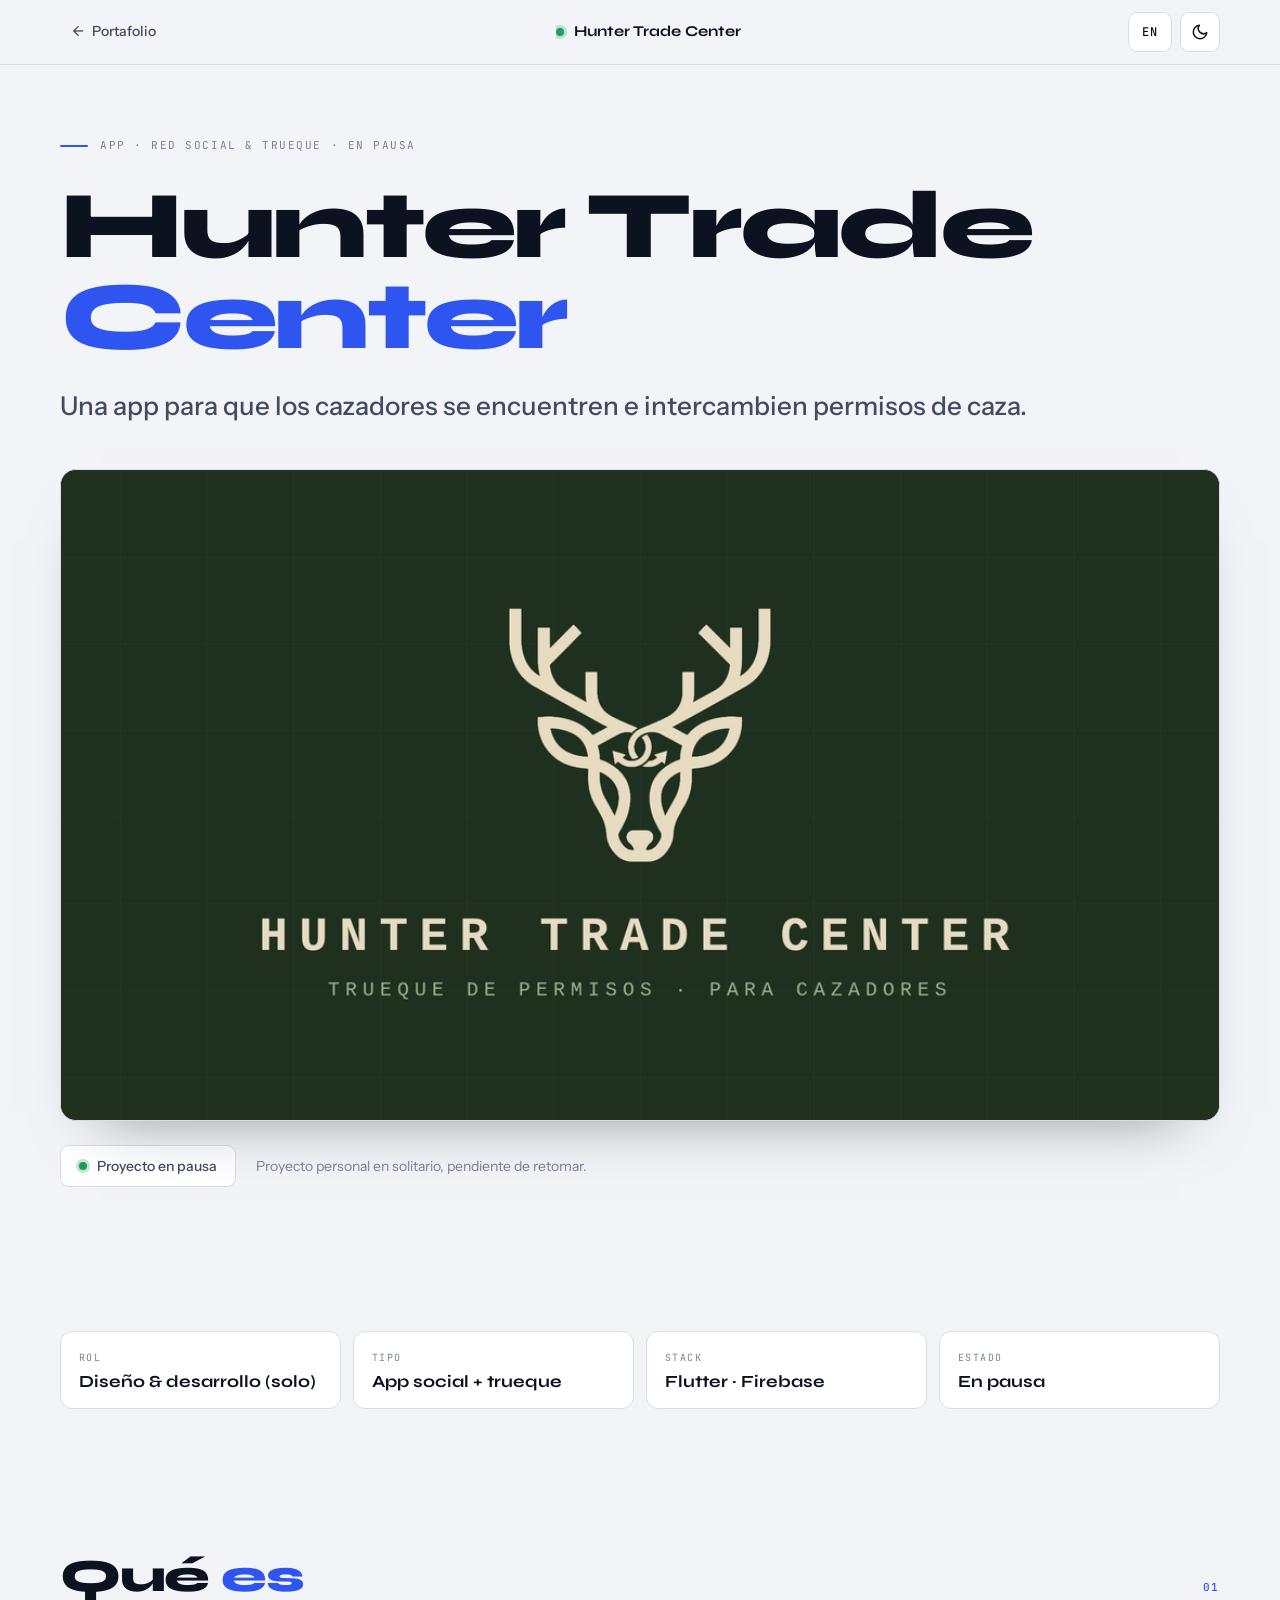
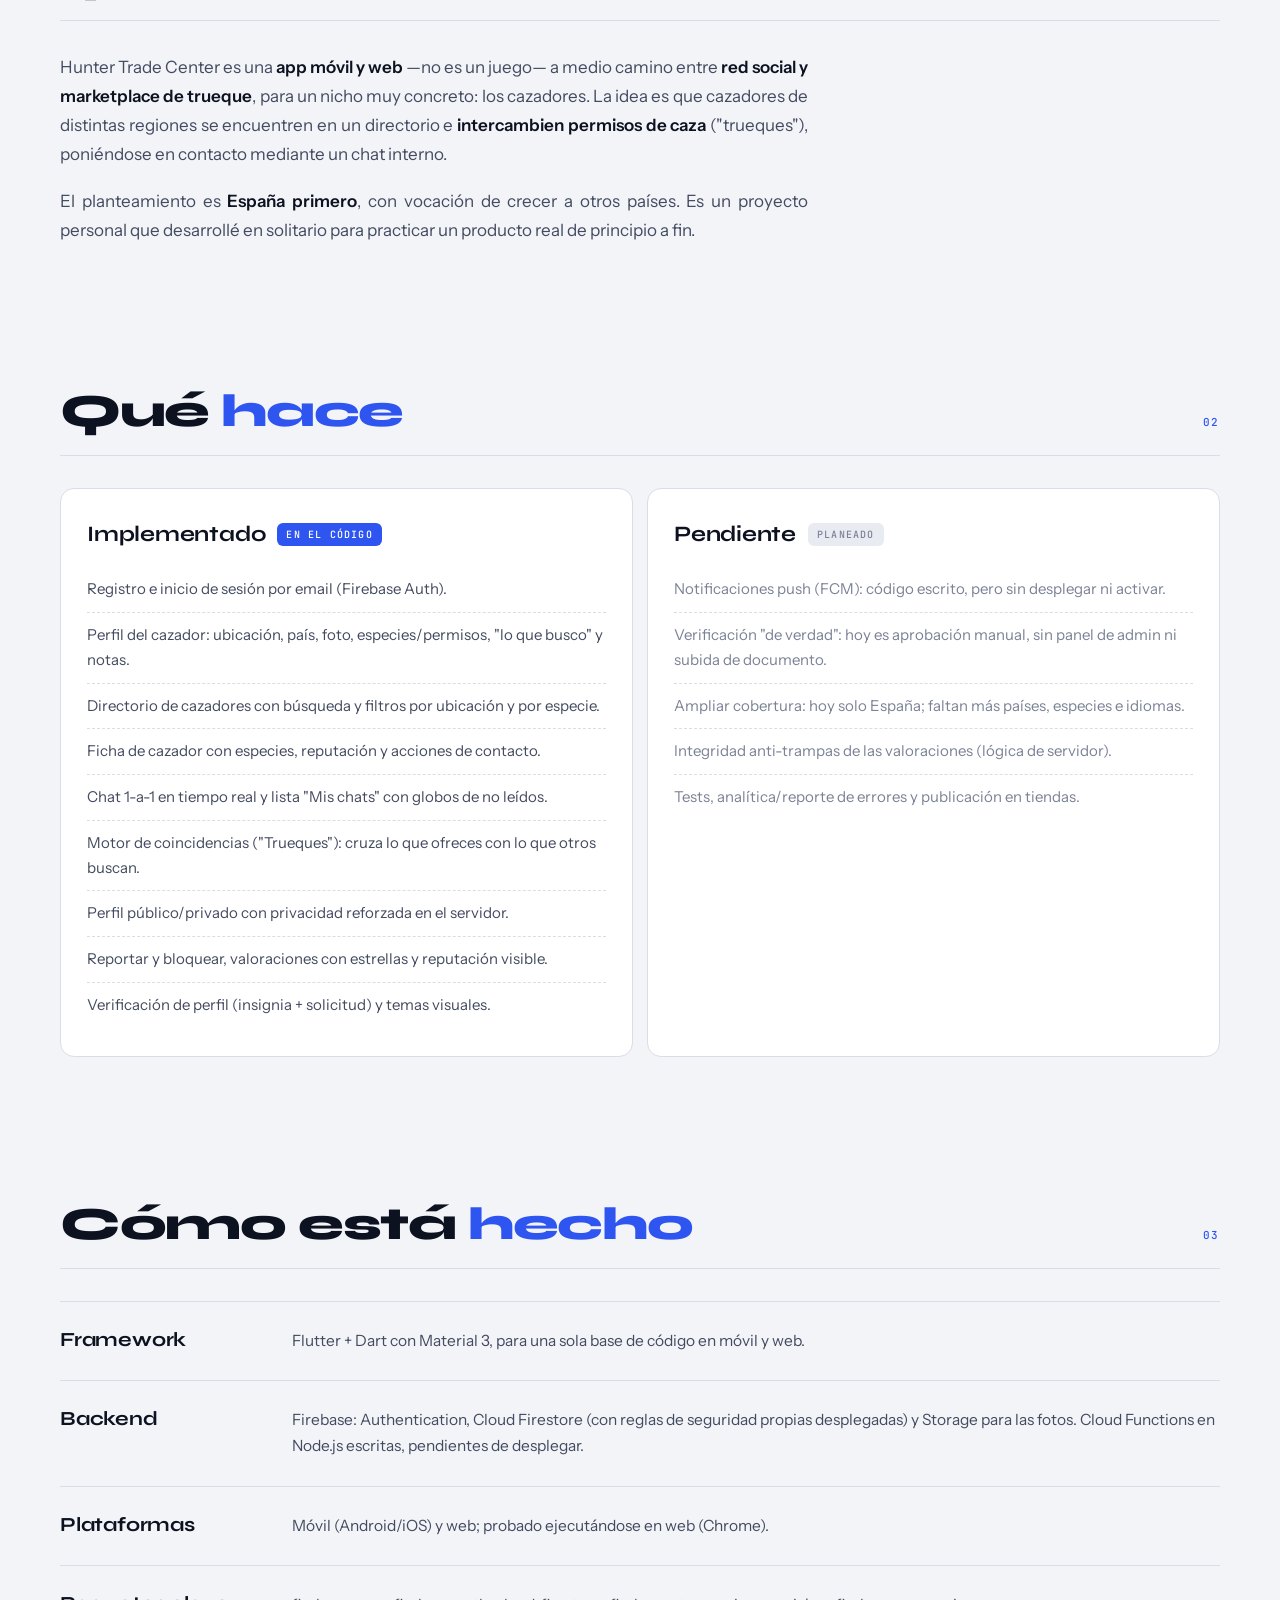
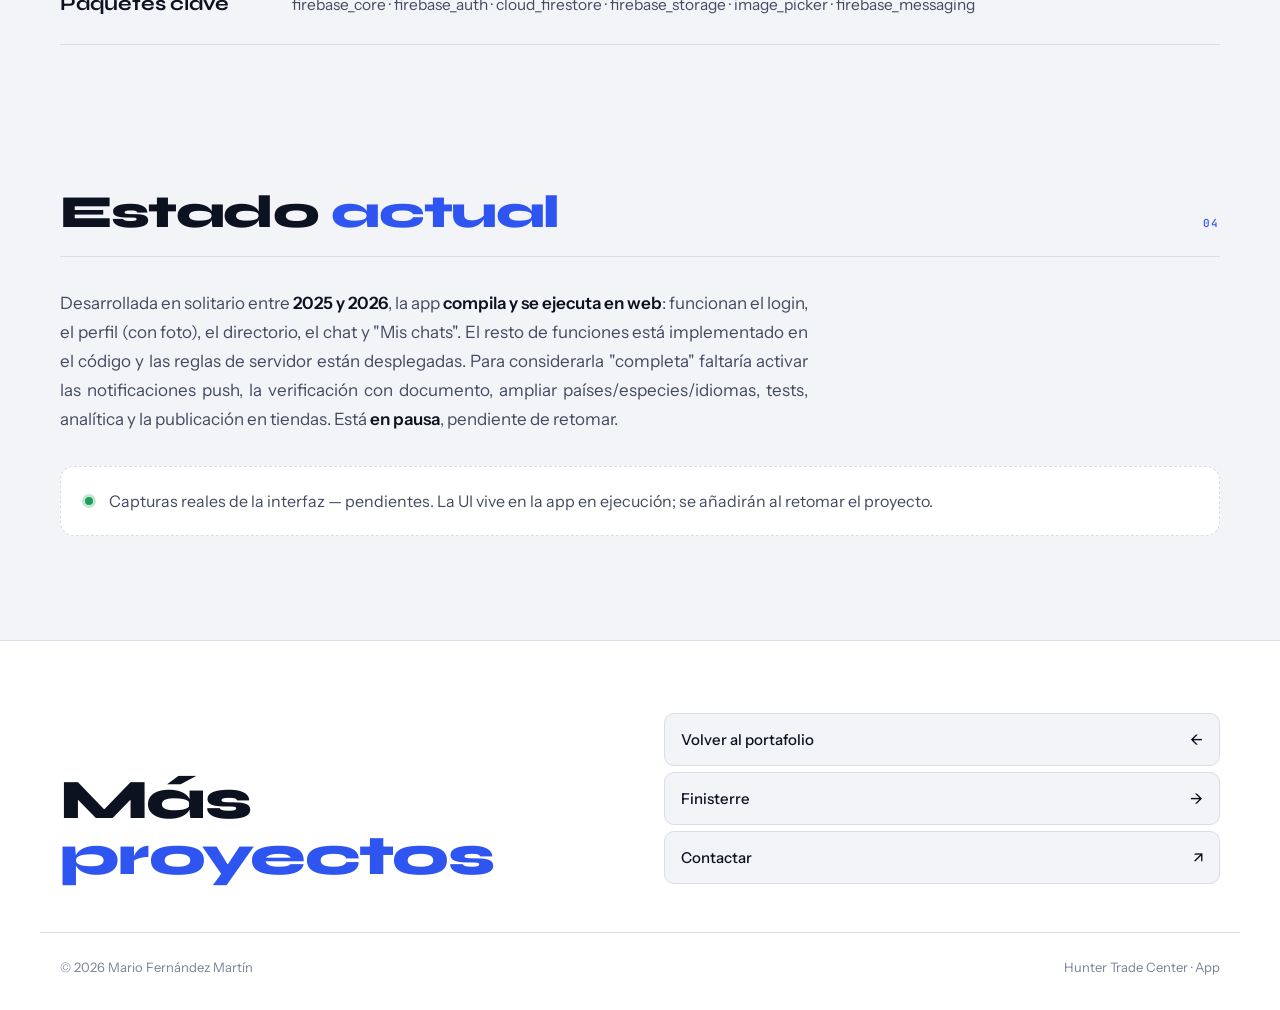
<file: hunter-trade.html>
<!DOCTYPE html>
<html lang="es">
<head>
<meta charset="UTF-8">
<meta name="viewport" content="width=device-width, initial-scale=1.0">
<title>Hunter Trade Center — Mario Fernández Martín</title>
<meta name="description" content="Hunter Trade Center — app (Flutter + Firebase) de red social y trueque de permisos de caza entre cazadores. Proyecto personal en pausa.">
<link rel="icon" href="assets/favicon.svg" type="image/svg+xml">
<meta property="og:type" content="website">
<meta property="og:url" content="https://mariofernandezmartin.pages.dev/hunter-trade.html">
<meta property="og:title" content="Hunter Trade Center — Mario Fernández Martín">
<meta property="og:description" content="App (Flutter + Firebase) de red social y trueque de permisos de caza entre cazadores. Proyecto personal.">
<meta property="og:image" content="https://mariofernandezmartin.pages.dev/assets/og.png">
<meta name="twitter:card" content="summary_large_image">
<meta name="twitter:title" content="Hunter Trade Center — Mario Fernández Martín">
<meta name="twitter:description" content="App (Flutter + Firebase) de red social y trueque de permisos de caza entre cazadores. Proyecto personal.">
<meta name="twitter:image" content="https://mariofernandezmartin.pages.dev/assets/og.png">
<link rel="preconnect" href="https://fonts.googleapis.com">
<link rel="preconnect" href="https://fonts.gstatic.com" crossorigin>
<link href="https://fonts.googleapis.com/css2?family=Syne:wght@500;700;800&family=Instrument+Sans:ital,wght@0,400;0,500;0,600;1,400&family=JetBrains+Mono:wght@400;500&display=swap" rel="stylesheet">
<link rel="stylesheet" href="estilo.css">
<script>(function(){try{var t=localStorage.getItem('tema');if(t)document.documentElement.dataset.theme=t;var l=localStorage.getItem('lang');if(l)document.documentElement.lang=l;}catch(e){}})();</script>
</head>
<body class="lang-es">
<div class="progress" id="progress"></div>
<svg class="inkdefs" aria-hidden="true"><defs>
  <mask id="inkmask" maskUnits="userSpaceOnUse" maskContentUnits="userSpaceOnUse" x="0" y="0" width="100000" height="100000">
    <rect width="100000" height="100000" fill="#fff"/>
    <path id="inkpath" fill="#000" fill-rule="evenodd" d=""/>
  </mask>
</defs></svg>

<nav class="topnav" id="nav"><div class="wrap">
  <a href="index.html" class="back">← <span class="es">Portafolio</span><span class="en">Portfolio</span></a>
  <div class="project-name"><i class="dot"></i>Hunter Trade Center</div>
  <div class="nav-actions">
    <button id="lang-toggle" class="lang-toggle" aria-label="Cambiar idioma">EN</button>
    <button class="theme" id="theme" aria-label="Cambiar tema" title="Cambiar tema">
      <svg class="moon" viewBox="0 0 24 24" fill="none" stroke="currentColor" stroke-width="2" stroke-linecap="round" stroke-linejoin="round"><path d="M21 12.8A9 9 0 1 1 11.2 3a7 7 0 0 0 9.8 9.8z"/></svg>
      <svg class="sun" viewBox="0 0 24 24" fill="none" stroke="currentColor" stroke-width="2" stroke-linecap="round" stroke-linejoin="round"><circle cx="12" cy="12" r="4"/><path d="M12 2v2M12 20v2M4.9 4.9l1.4 1.4M17.7 17.7l1.4 1.4M2 12h2M20 12h2M4.9 19.1l1.4-1.4M17.7 6.3l1.4-1.4"/></svg>
    </button>
  </div>
</div></nav>

<main>

  <!-- HERO -->
  <section class="project-hero">
    <div class="meta">
      <span class="bar"></span>
      <span class="es">App · Red social & trueque · En pausa</span>
      <span class="en">App · Social & barter · On hold</span>
    </div>
    <h1>Hunter Trade <span class="italic">Center</span></h1>
    <p class="tagline">
      <span class="es">Una app para que los cazadores se encuentren e intercambien permisos de caza.</span>
      <span class="en">An app for hunters to meet and trade hunting permits.</span>
    </p>

    <div class="hero-image">
      <img src="assets/hunter-trade/hero.png" alt="Logo de Hunter Trade Center: cabeza de ciervo con el símbolo de trueque en la frente">
    </div>

    <div class="demo-cta">
      <span class="tag-pill"><span class="dot"></span><span class="es">Proyecto en pausa</span><span class="en">Project on hold</span></span>
      <span class="demo-cta-note">
        <span class="es">Proyecto personal en solitario, pendiente de retomar.</span>
        <span class="en">A solo personal project, pending resumption.</span>
      </span>
    </div>
  </section>

  <!-- META STRIP -->
  <section class="meta-strip">
    <div class="meta-strip-grid">
      <div class="meta-item">
        <div class="label"><span class="es">Rol</span><span class="en">Role</span></div>
        <div class="value"><span class="es">Diseño & desarrollo (solo)</span><span class="en">Design & dev (solo)</span></div>
      </div>
      <div class="meta-item">
        <div class="label"><span class="es">Tipo</span><span class="en">Type</span></div>
        <div class="value"><span class="es">App social + trueque</span><span class="en">Social + barter app</span></div>
      </div>
      <div class="meta-item">
        <div class="label">Stack</div>
        <div class="value">Flutter · Firebase</div>
      </div>
      <div class="meta-item">
        <div class="label"><span class="es">Estado</span><span class="en">Status</span></div>
        <div class="value"><span class="es">En pausa</span><span class="en">On hold</span></div>
      </div>
    </div>
  </section>

  <!-- QUÉ ES -->
  <section class="content-section rv">
    <h2>
      <span class="es">Qué <span class="italic">es</span></span><span class="en">What it <span class="italic">is</span></span>
      <span class="num">01</span>
    </h2>
    <div class="body-text">
      <p>
        <span class="es">Hunter Trade Center es una <strong>app móvil y web</strong> —no es un juego— a medio camino entre <strong>red social y marketplace de trueque</strong>, para un nicho muy concreto: los cazadores. La idea es que cazadores de distintas regiones se encuentren en un directorio e <strong>intercambien permisos de caza</strong> ("trueques"), poniéndose en contacto mediante un chat interno.</span>
        <span class="en">Hunter Trade Center is a <strong>mobile and web app</strong> —not a game— halfway between a <strong>social network and a barter marketplace</strong>, for a very specific niche: hunters. The idea is that hunters from different regions meet in a directory and <strong>trade hunting permits</strong> ("trueques"), getting in touch through an internal chat.</span>
      </p>
      <p>
        <span class="es">El planteamiento es <strong>España primero</strong>, con vocación de crecer a otros países. Es un proyecto personal que desarrollé en solitario para practicar un producto real de principio a fin.</span>
        <span class="en">The approach is <strong>Spain first</strong>, with the ambition to grow to other countries. It's a personal project I built solo to practice shipping a real product end to end.</span>
      </p>
    </div>
  </section>

  <!-- FUNCIONES -->
  <section class="content-section rv">
    <h2>
      <span class="es">Qué <span class="italic">hace</span></span><span class="en">What it <span class="italic">does</span></span>
      <span class="num">02</span>
    </h2>
    <div class="feats">
      <div class="feat done">
        <h3><span class="es">Implementado</span><span class="en">Implemented</span> <span class="badge"><span class="es">en el código</span><span class="en">in code</span></span></h3>
        <ul>
          <li><span class="es">Registro e inicio de sesión por email (Firebase Auth).</span><span class="en">Email sign-up and login (Firebase Auth).</span></li>
          <li><span class="es">Perfil del cazador: ubicación, país, foto, especies/permisos, "lo que busco" y notas.</span><span class="en">Hunter profile: location, country, photo, species/permits, "what I'm looking for" and notes.</span></li>
          <li><span class="es">Directorio de cazadores con búsqueda y filtros por ubicación y por especie.</span><span class="en">Hunter directory with search and filters by location and species.</span></li>
          <li><span class="es">Ficha de cazador con especies, reputación y acciones de contacto.</span><span class="en">Hunter card with species, reputation and contact actions.</span></li>
          <li><span class="es">Chat 1-a-1 en tiempo real y lista "Mis chats" con globos de no leídos.</span><span class="en">Real-time 1-on-1 chat and a "My chats" list with unread badges.</span></li>
          <li><span class="es">Motor de coincidencias ("Trueques"): cruza lo que ofreces con lo que otros buscan.</span><span class="en">Matching engine ("Trueques"): cross-references what you offer with what others seek.</span></li>
          <li><span class="es">Perfil público/privado con privacidad reforzada en el servidor.</span><span class="en">Public/private profile with server-side privacy enforcement.</span></li>
          <li><span class="es">Reportar y bloquear, valoraciones con estrellas y reputación visible.</span><span class="en">Report and block, star ratings and visible reputation.</span></li>
          <li><span class="es">Verificación de perfil (insignia + solicitud) y temas visuales.</span><span class="en">Profile verification (badge + request) and visual themes.</span></li>
        </ul>
      </div>
      <div class="feat todo">
        <h3><span class="es">Pendiente</span><span class="en">Pending</span> <span class="badge"><span class="es">planeado</span><span class="en">planned</span></span></h3>
        <ul>
          <li><span class="es">Notificaciones push (FCM): código escrito, pero sin desplegar ni activar.</span><span class="en">Push notifications (FCM): code written, but not deployed or enabled.</span></li>
          <li><span class="es">Verificación "de verdad": hoy es aprobación manual, sin panel de admin ni subida de documento.</span><span class="en">"Real" verification: currently manual approval, without an admin panel or document upload.</span></li>
          <li><span class="es">Ampliar cobertura: hoy solo España; faltan más países, especies e idiomas.</span><span class="en">Wider coverage: currently Spain only; more countries, species and languages pending.</span></li>
          <li><span class="es">Integridad anti-trampas de las valoraciones (lógica de servidor).</span><span class="en">Anti-cheat integrity for ratings (server-side logic).</span></li>
          <li><span class="es">Tests, analítica/reporte de errores y publicación en tiendas.</span><span class="en">Tests, analytics/error reporting and store publishing.</span></li>
        </ul>
      </div>
    </div>
  </section>

  <!-- CÓMO ESTÁ HECHO -->
  <section class="content-section rv">
    <h2>
      <span class="es">Cómo está <span class="italic">hecho</span></span><span class="en">How it's <span class="italic">built</span></span>
      <span class="num">03</span>
    </h2>
    <div class="tech-detail">
      <div class="tech-row">
        <div class="tech-key"><span class="es">Framework</span><span class="en">Framework</span></div>
        <div class="tech-val"><span class="es">Flutter + Dart con Material 3, para una sola base de código en móvil y web.</span><span class="en">Flutter + Dart with Material 3, for a single codebase across mobile and web.</span></div>
      </div>
      <div class="tech-row">
        <div class="tech-key">Backend</div>
        <div class="tech-val"><span class="es">Firebase: Authentication, Cloud Firestore (con reglas de seguridad propias desplegadas) y Storage para las fotos. Cloud Functions en Node.js escritas, pendientes de desplegar.</span><span class="en">Firebase: Authentication, Cloud Firestore (with custom deployed security rules) and Storage for photos. Cloud Functions in Node.js written, pending deployment.</span></div>
      </div>
      <div class="tech-row">
        <div class="tech-key"><span class="es">Plataformas</span><span class="en">Platforms</span></div>
        <div class="tech-val"><span class="es">Móvil (Android/iOS) y web; probado ejecutándose en web (Chrome).</span><span class="en">Mobile (Android/iOS) and web; tested running on web (Chrome).</span></div>
      </div>
      <div class="tech-row">
        <div class="tech-key"><span class="es">Paquetes clave</span><span class="en">Key packages</span></div>
        <div class="tech-val">firebase_core · firebase_auth · cloud_firestore · firebase_storage · image_picker · firebase_messaging</div>
      </div>
    </div>
  </section>

  <!-- ESTADO -->
  <section class="content-section rv">
    <h2>
      <span class="es">Estado <span class="italic">actual</span></span><span class="en">Current <span class="italic">status</span></span>
      <span class="num">04</span>
    </h2>
    <div class="body-text">
      <p>
        <span class="es">Desarrollada en solitario entre <strong>2025 y 2026</strong>, la app <strong>compila y se ejecuta en web</strong>: funcionan el login, el perfil (con foto), el directorio, el chat y "Mis chats". El resto de funciones está implementado en el código y las reglas de servidor están desplegadas. Para considerarla "completa" faltaría activar las notificaciones push, la verificación con documento, ampliar países/especies/idiomas, tests, analítica y la publicación en tiendas. Está <strong>en pausa</strong>, pendiente de retomar.</span>
        <span class="en">Built solo between <strong>2025 and 2026</strong>, the app <strong>compiles and runs on web</strong>: login, profile (with photo), directory, chat and "My chats" all work. The rest is implemented in code and the server rules are deployed. To call it "complete" it would still need push notifications, document-based verification, more countries/species/languages, tests, analytics and store publishing. It's <strong>on hold</strong>, pending resumption.</span>
      </p>
    </div>
    <div class="note-block">
      <span class="dot"></span>
      <span>
        <span class="es">Capturas reales de la interfaz — pendientes. La UI vive en la app en ejecución; se añadirán al retomar el proyecto.</span>
        <span class="en">Real UI captures — pending. The UI lives in the running app; they'll be added when the project resumes.</span>
      </span>
    </div>
  </section>

</main>

<!-- FOOTER -->
<footer class="project-footer">
  <div class="project-footer-inner">
    <h3>
      <span class="es">Más <span class="italic">proyectos</span></span>
      <span class="en">More <span class="italic">projects</span></span>
    </h3>
    <div class="nav-links">
      <a href="index.html">
        <span><span class="es">Volver al portafolio</span><span class="en">Back to portfolio</span></span>
        <span>←</span>
      </a>
      <a href="finisterre.html">
        <span>Finisterre</span>
        <span>→</span>
      </a>
      <a href="mailto:mariofdz2011@gmail.com">
        <span><span class="es">Contactar</span><span class="en">Contact</span></span>
        <span>↗</span>
      </a>
    </div>
  </div>
  <div class="bottom">
    <div>© 2026 Mario Fernández Martín</div>
    <div>Hunter Trade Center · <span class="es">App</span><span class="en">App</span></div>
  </div>
</footer>

<script src="guion.js"></script>
</body>
</html>
</file>
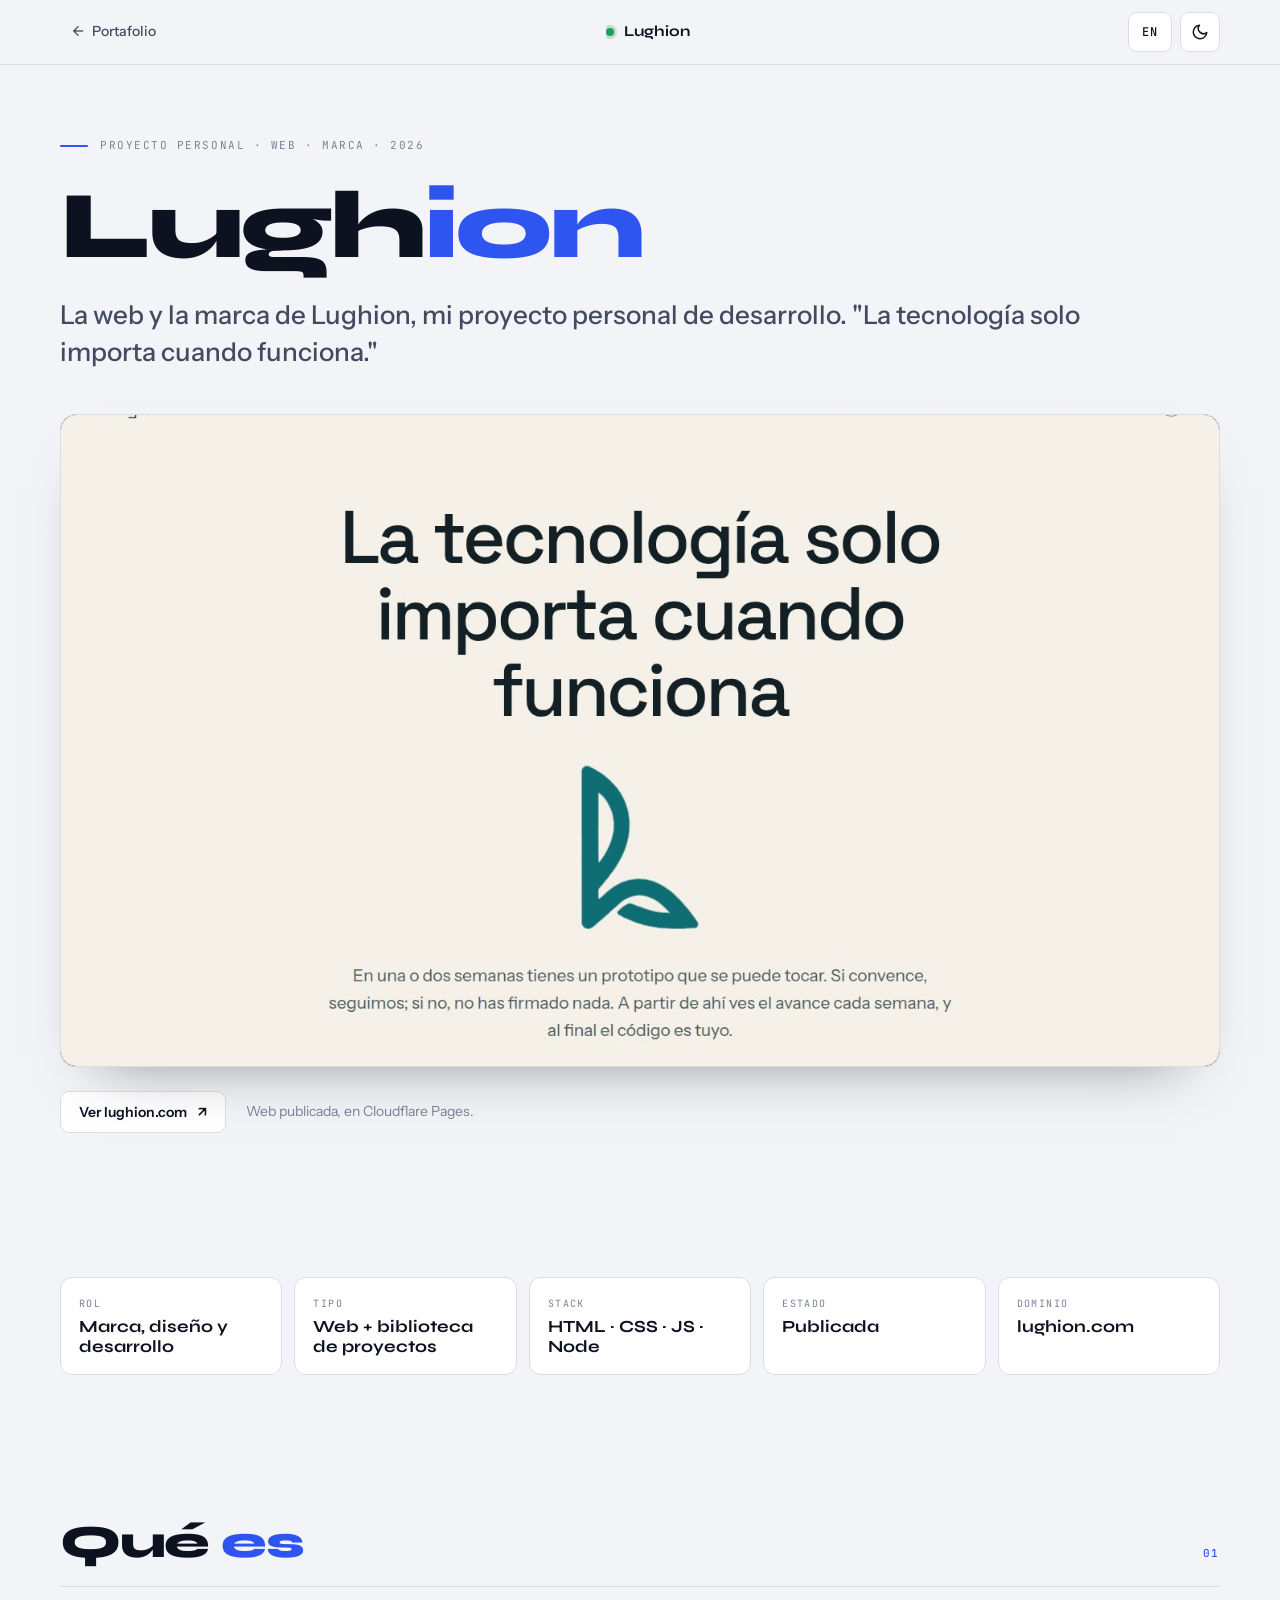
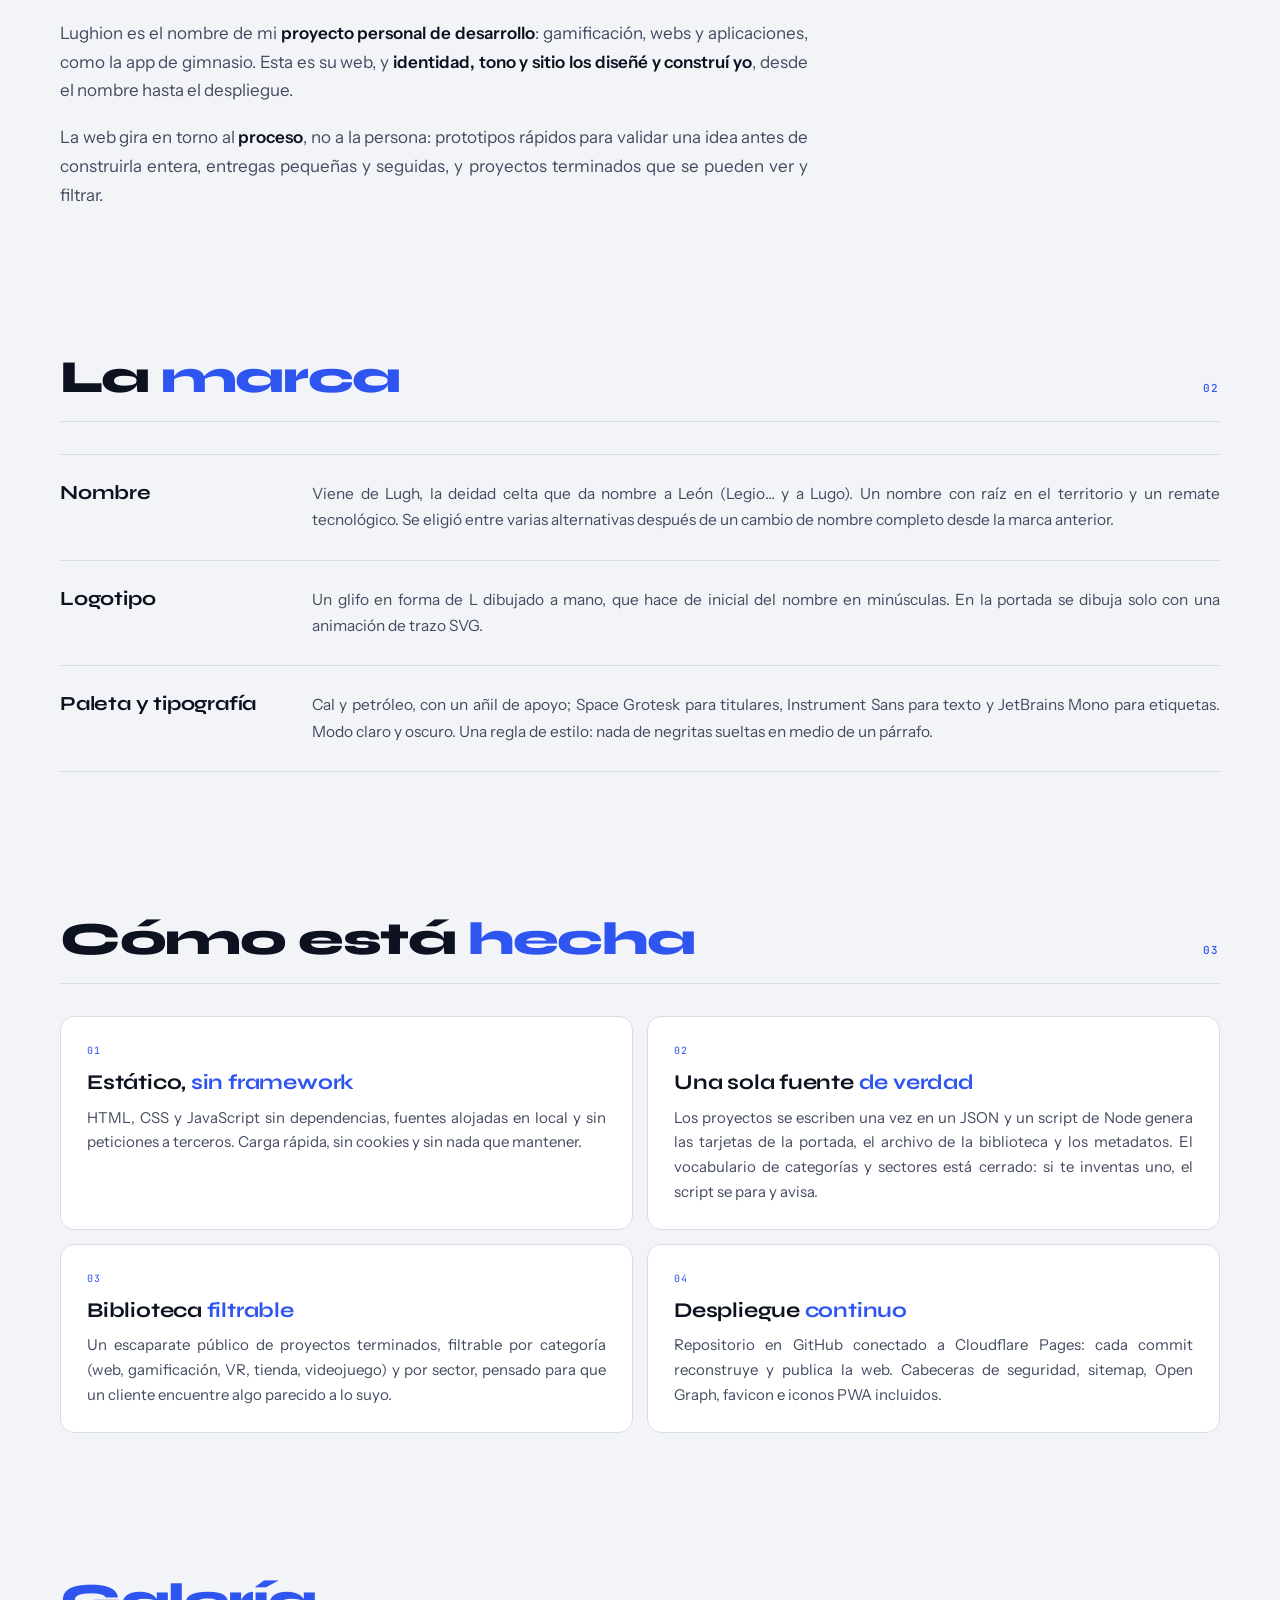
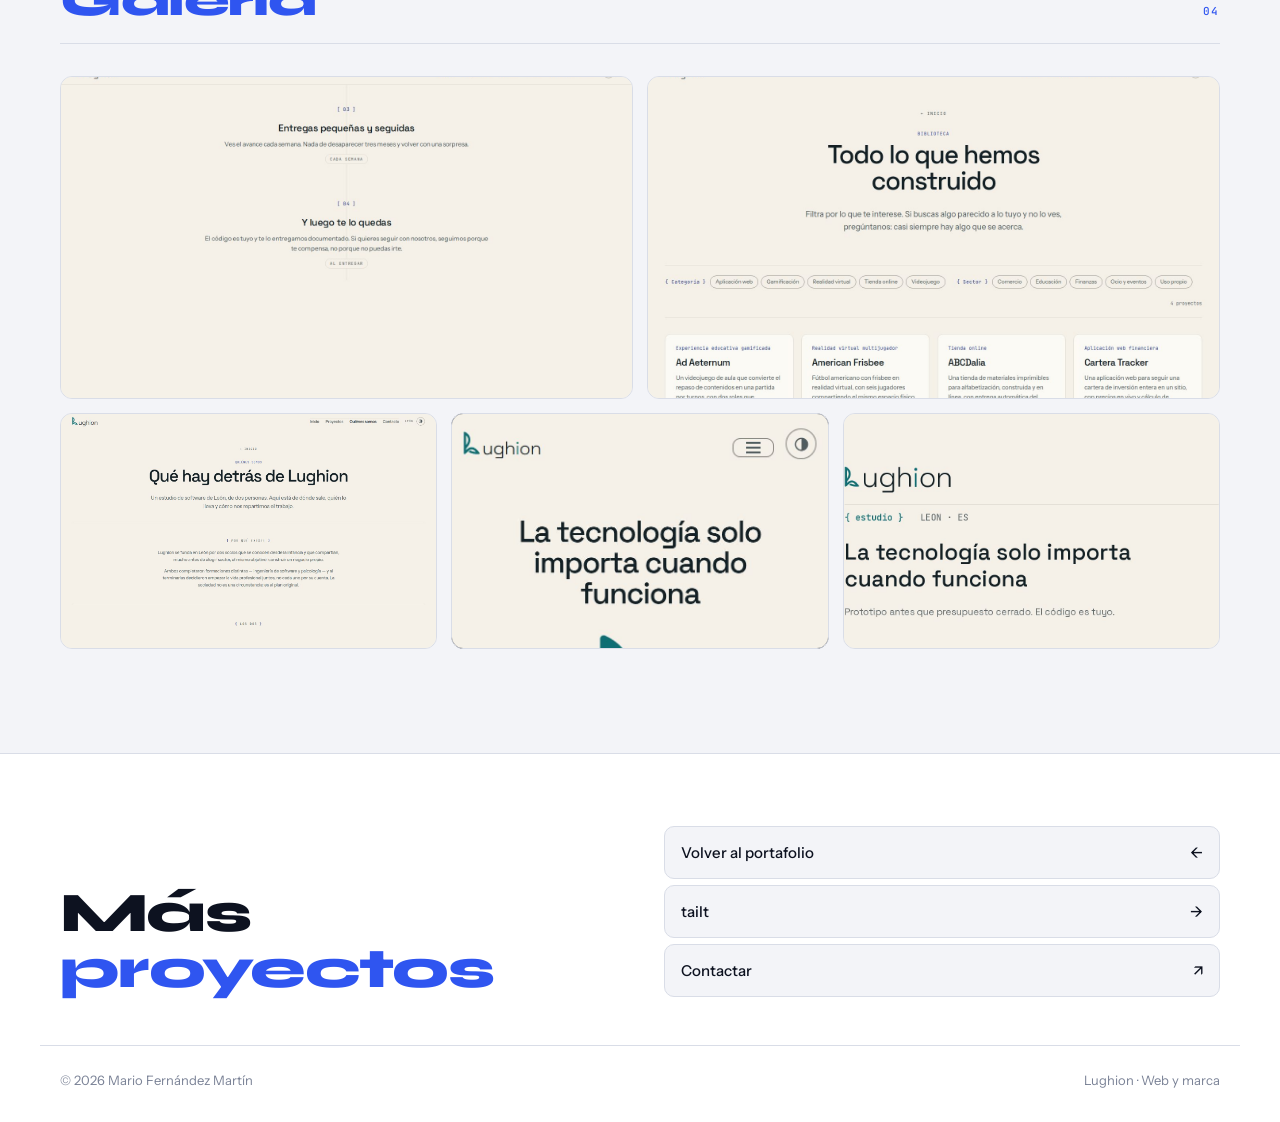
<file: lughion.html>
<!DOCTYPE html>
<html lang="es">
<head>
<meta charset="UTF-8">
<meta name="viewport" content="width=device-width, initial-scale=1.0">
<title>Lughion — Mario Fernández Martín</title>
<meta name="description" content="Lughion — la web y la marca de mi proyecto personal de desarrollo: identidad, diseño y desarrollo, con biblioteca de proyectos filtrable y despliegue continuo.">
<link rel="icon" href="assets/favicon.svg" type="image/svg+xml">
<meta property="og:type" content="website">
<meta property="og:url" content="https://mariofernandezmartin.pages.dev/lughion.html">
<meta property="og:title" content="Lughion — Mario Fernández Martín">
<meta property="og:description" content="La web y la marca de mi proyecto personal de desarrollo. Estático, sin framework, con biblioteca de proyectos y despliegue continuo.">
<meta property="og:image" content="https://mariofernandezmartin.pages.dev/assets/og.png">
<meta name="twitter:card" content="summary_large_image">
<meta name="twitter:title" content="Lughion — Mario Fernández Martín">
<meta name="twitter:description" content="La web y la marca de mi proyecto personal de desarrollo. Estático, sin framework, con biblioteca de proyectos y despliegue continuo.">
<meta name="twitter:image" content="https://mariofernandezmartin.pages.dev/assets/og.png">
<link rel="preconnect" href="https://fonts.googleapis.com">
<link rel="preconnect" href="https://fonts.gstatic.com" crossorigin>
<link href="https://fonts.googleapis.com/css2?family=Syne:wght@500;700;800&family=Instrument+Sans:ital,wght@0,400;0,500;0,600;1,400&family=JetBrains+Mono:wght@400;500&display=swap" rel="stylesheet">
<link rel="stylesheet" href="estilo.css">
<script>(function(){try{var t=localStorage.getItem('tema');if(t)document.documentElement.dataset.theme=t;var l=localStorage.getItem('lang');if(l)document.documentElement.lang=l;}catch(e){}})();</script>
</head>
<body class="lang-es">
<div class="progress" id="progress"></div>
<svg class="inkdefs" aria-hidden="true"><defs>
  <mask id="inkmask" maskUnits="userSpaceOnUse" maskContentUnits="userSpaceOnUse" x="0" y="0" width="100000" height="100000">
    <rect width="100000" height="100000" fill="#fff"/>
    <path id="inkpath" fill="#000" fill-rule="evenodd" d=""/>
  </mask>
</defs></svg>

<nav class="topnav" id="nav"><div class="wrap">
  <a href="index.html" class="back">← <span class="es">Portafolio</span><span class="en">Portfolio</span></a>
  <div class="project-name"><i class="dot"></i>Lughion</div>
  <div class="nav-actions">
    <button id="lang-toggle" class="lang-toggle" aria-label="Cambiar idioma">EN</button>
    <button class="theme" id="theme" aria-label="Cambiar tema" title="Cambiar tema">
      <svg class="moon" viewBox="0 0 24 24" fill="none" stroke="currentColor" stroke-width="2" stroke-linecap="round" stroke-linejoin="round"><path d="M21 12.8A9 9 0 1 1 11.2 3a7 7 0 0 0 9.8 9.8z"/></svg>
      <svg class="sun" viewBox="0 0 24 24" fill="none" stroke="currentColor" stroke-width="2" stroke-linecap="round" stroke-linejoin="round"><circle cx="12" cy="12" r="4"/><path d="M12 2v2M12 20v2M4.9 4.9l1.4 1.4M17.7 17.7l1.4 1.4M2 12h2M20 12h2M4.9 19.1l1.4-1.4M17.7 6.3l1.4-1.4"/></svg>
    </button>
  </div>
</div></nav>

<main>

  <!-- HERO -->
  <section class="project-hero">
    <div class="meta">
      <span class="bar"></span>
      <span class="es">Proyecto personal · Web · Marca · 2026</span>
      <span class="en">Personal project · Website · Brand · 2026</span>
    </div>
    <h1>Lugh<span class="italic">ion</span></h1>
    <p class="tagline">
      <span class="es">La web y la marca de Lughion, mi proyecto personal de desarrollo. "La tecnología solo importa cuando funciona."</span>
      <span class="en">The website and brand of Lughion, my personal development project. "Technology only matters when it works."</span>
    </p>

    <div class="hero-image">
      <img src="assets/lughion/home.jpg" alt="Portada de lughion.com: el eslogan y el glifo de la marca">
    </div>

    <div class="demo-cta">
      <a href="https://lughion.com" target="_blank" rel="noopener" class="demo-btn">
        <span class="es">Ver lughion.com</span><span class="en">Visit lughion.com</span> ↗
      </a>
      <span class="demo-cta-note">
        <span class="es">Web publicada, en Cloudflare Pages.</span>
        <span class="en">Live site, on Cloudflare Pages.</span>
      </span>
    </div>
  </section>

  <!-- META STRIP -->
  <section class="meta-strip">
    <div class="meta-strip-grid">
      <div class="meta-item">
        <div class="label"><span class="es">Rol</span><span class="en">Role</span></div>
        <div class="value"><span class="es">Marca, diseño y desarrollo</span><span class="en">Brand, design & development</span></div>
      </div>
      <div class="meta-item">
        <div class="label"><span class="es">Tipo</span><span class="en">Type</span></div>
        <div class="value"><span class="es">Web + biblioteca de proyectos</span><span class="en">Website + project library</span></div>
      </div>
      <div class="meta-item">
        <div class="label">Stack</div>
        <div class="value">HTML · CSS · JS · Node</div>
      </div>
      <div class="meta-item">
        <div class="label"><span class="es">Estado</span><span class="en">Status</span></div>
        <div class="value"><span class="es">Publicada</span><span class="en">Live</span></div>
      </div>
      <div class="meta-item">
        <div class="label"><span class="es">Dominio</span><span class="en">Domain</span></div>
        <div class="value">lughion.com</div>
      </div>
    </div>
  </section>

  <!-- QUÉ ES -->
  <section class="content-section rv">
    <h2>
      <span class="es">Qué <span class="italic">es</span></span><span class="en">What it <span class="italic">is</span></span>
      <span class="num">01</span>
    </h2>
    <div class="body-text">
      <p>
        <span class="es">Lughion es el nombre de mi <strong>proyecto personal de desarrollo</strong>: gamificación, webs y aplicaciones, como la app de gimnasio. Esta es su web, y <strong>identidad, tono y sitio los diseñé y construí yo</strong>, desde el nombre hasta el despliegue.</span>
        <span class="en">Lughion is the name of my <strong>personal development project</strong>: gamification, websites and apps, like the gym app. This is its website, and <strong>I designed and built the identity, tone and site myself</strong>, from the name to the deployment.</span>
      </p>
      <p>
        <span class="es">La web gira en torno al <strong>proceso</strong>, no a la persona: prototipos rápidos para validar una idea antes de construirla entera, entregas pequeñas y seguidas, y proyectos terminados que se pueden ver y filtrar.</span>
        <span class="en">The site revolves around the <strong>process</strong>, not the person: quick prototypes to validate an idea before building it all, small frequent deliveries, and finished projects you can browse and filter.</span>
      </p>
    </div>
  </section>

  <!-- MARCA -->
  <section class="content-section rv">
    <h2>
      <span><span class="es">La </span><span class="en">The </span><span class="italic"><span class="es">marca</span><span class="en">brand</span></span></span>
      <span class="num">02</span>
    </h2>
    <div class="mechanics-list">
      <div class="mechanic-item">
        <div class="mech-label"><span class="es">Nombre</span><span class="en">Name</span></div>
        <div class="mech-body">
          <span class="es">Viene de Lugh, la deidad celta que da nombre a León (Legio… y a Lugo). Un nombre con raíz en el territorio y un remate tecnológico. Se eligió entre varias alternativas después de un cambio de nombre completo desde la marca anterior.</span>
          <span class="en">It comes from Lugh, the Celtic deity behind the names of León and Lugo. A name rooted in the territory with a tech-sounding ending. Picked among several alternatives after a full rename from the previous brand.</span>
        </div>
      </div>
      <div class="mechanic-item">
        <div class="mech-label"><span class="es">Logotipo</span><span class="en">Logo</span></div>
        <div class="mech-body">
          <span class="es">Un glifo en forma de L dibujado a mano, que hace de inicial del nombre en minúsculas. En la portada se dibuja solo con una animación de trazo SVG.</span>
          <span class="en">A hand-drawn L-shaped glyph that serves as the lowercase initial of the name. On the home page it draws itself with an SVG stroke animation.</span>
        </div>
      </div>
      <div class="mechanic-item">
        <div class="mech-label"><span class="es">Paleta y tipografía</span><span class="en">Palette & type</span></div>
        <div class="mech-body">
          <span class="es">Cal y petróleo, con un añil de apoyo; Space Grotesk para titulares, Instrument Sans para texto y JetBrains Mono para etiquetas. Modo claro y oscuro. Una regla de estilo: nada de negritas sueltas en medio de un párrafo.</span>
          <span class="en">Lime-white and petrol blue, with an indigo accent; Space Grotesk for headlines, Instrument Sans for body and JetBrains Mono for labels. Light and dark modes. One style rule: no stray bold in the middle of a paragraph.</span>
        </div>
      </div>
    </div>
  </section>

  <!-- CÓMO ESTÁ HECHA -->
  <section class="content-section rv">
    <h2>
      <span><span class="es">Cómo está </span><span class="en">How it's </span><span class="italic"><span class="es">hecha</span><span class="en">built</span></span></span>
      <span class="num">03</span>
    </h2>
    <div class="challenges-grid">
      <div class="challenge-card">
        <div class="ch-num">01</div>
        <h3><span class="es">Estático, </span><span class="en">Static, </span><span class="italic"><span class="es">sin framework</span><span class="en">no framework</span></span></h3>
        <p>
          <span class="es">HTML, CSS y JavaScript sin dependencias, fuentes alojadas en local y sin peticiones a terceros. Carga rápida, sin cookies y sin nada que mantener.</span>
          <span class="en">Dependency-free HTML, CSS and JavaScript, locally hosted fonts and no third-party requests. Fast load, no cookies, nothing to maintain.</span>
        </p>
      </div>
      <div class="challenge-card">
        <div class="ch-num">02</div>
        <h3><span class="es">Una sola fuente </span><span class="en">A single source </span><span class="italic"><span class="es">de verdad</span><span class="en">of truth</span></span></h3>
        <p>
          <span class="es">Los proyectos se escriben una vez en un JSON y un script de Node genera las tarjetas de la portada, el archivo de la biblioteca y los metadatos. El vocabulario de categorías y sectores está cerrado: si te inventas uno, el script se para y avisa.</span>
          <span class="en">Projects are written once in a JSON file and a Node script generates the home cards, the library archive and the metadata. The category and sector vocabulary is closed: invent one and the script stops and warns you.</span>
        </p>
      </div>
      <div class="challenge-card">
        <div class="ch-num">03</div>
        <h3><span class="es">Biblioteca </span><span class="en">Filterable </span><span class="italic"><span class="es">filtrable</span><span class="en">library</span></span></h3>
        <p>
          <span class="es">Un escaparate público de proyectos terminados, filtrable por categoría (web, gamificación, VR, tienda, videojuego) y por sector, pensado para que un cliente encuentre algo parecido a lo suyo.</span>
          <span class="en">A public showcase of finished projects, filterable by category (web, gamification, VR, store, game) and by sector, so a client can find something close to their own case.</span>
        </p>
      </div>
      <div class="challenge-card">
        <div class="ch-num">04</div>
        <h3><span class="es">Despliegue </span><span class="en">Continuous </span><span class="italic"><span class="es">continuo</span><span class="en">deployment</span></span></h3>
        <p>
          <span class="es">Repositorio en GitHub conectado a Cloudflare Pages: cada commit reconstruye y publica la web. Cabeceras de seguridad, sitemap, Open Graph, favicon e iconos PWA incluidos.</span>
          <span class="en">GitHub repository connected to Cloudflare Pages: every commit rebuilds and publishes the site. Security headers, sitemap, Open Graph, favicon and PWA icons included.</span>
        </p>
      </div>
    </div>
  </section>

  <!-- GALERÍA -->
  <section class="content-section rv">
    <h2>
      <span class="es"><span class="italic">Galería</span></span><span class="en"><span class="italic">Gallery</span></span>
      <span class="num">04</span>
    </h2>
    <div class="gallery">
      <div class="gallery-item span-3">
        <img src="assets/lughion/como.jpg" alt="Sección 'Cómo trabajamos' de lughion.com">
      </div>
      <div class="gallery-item span-3">
        <img src="assets/lughion/proyectos.jpg" alt="Biblioteca de proyectos filtrable de lughion.com">
      </div>
      <div class="gallery-item span-2">
        <img src="assets/lughion/quienes.jpg" alt="Página 'Quiénes somos'">
      </div>
      <div class="gallery-item span-2">
        <img src="assets/lughion/movil.jpg" alt="Portada en móvil" style="object-position: top;">
      </div>
      <div class="gallery-item span-2">
        <img src="assets/lughion/og.jpg" alt="Imagen de previsualización social de Lughion">
      </div>
    </div>
  </section>

</main>

<!-- FOOTER -->
<footer class="project-footer">
  <div class="project-footer-inner">
    <h3>
      <span class="es">Más <span class="italic">proyectos</span></span>
      <span class="en">More <span class="italic">projects</span></span>
    </h3>
    <div class="nav-links">
      <a href="index.html">
        <span><span class="es">Volver al portafolio</span><span class="en">Back to portfolio</span></span>
        <span>←</span>
      </a>
      <a href="gimnasio-app.html">
        <span>tailt</span>
        <span>→</span>
      </a>
      <a href="mailto:mariofdz2011@gmail.com">
        <span><span class="es">Contactar</span><span class="en">Contact</span></span>
        <span>↗</span>
      </a>
    </div>
  </div>
  <div class="bottom">
    <div>© 2026 Mario Fernández Martín</div>
    <div>Lughion · <span class="es">Web y marca</span><span class="en">Web & brand</span></div>
  </div>
</footer>

<script src="guion.js"></script>
</body>
</html>
</file>
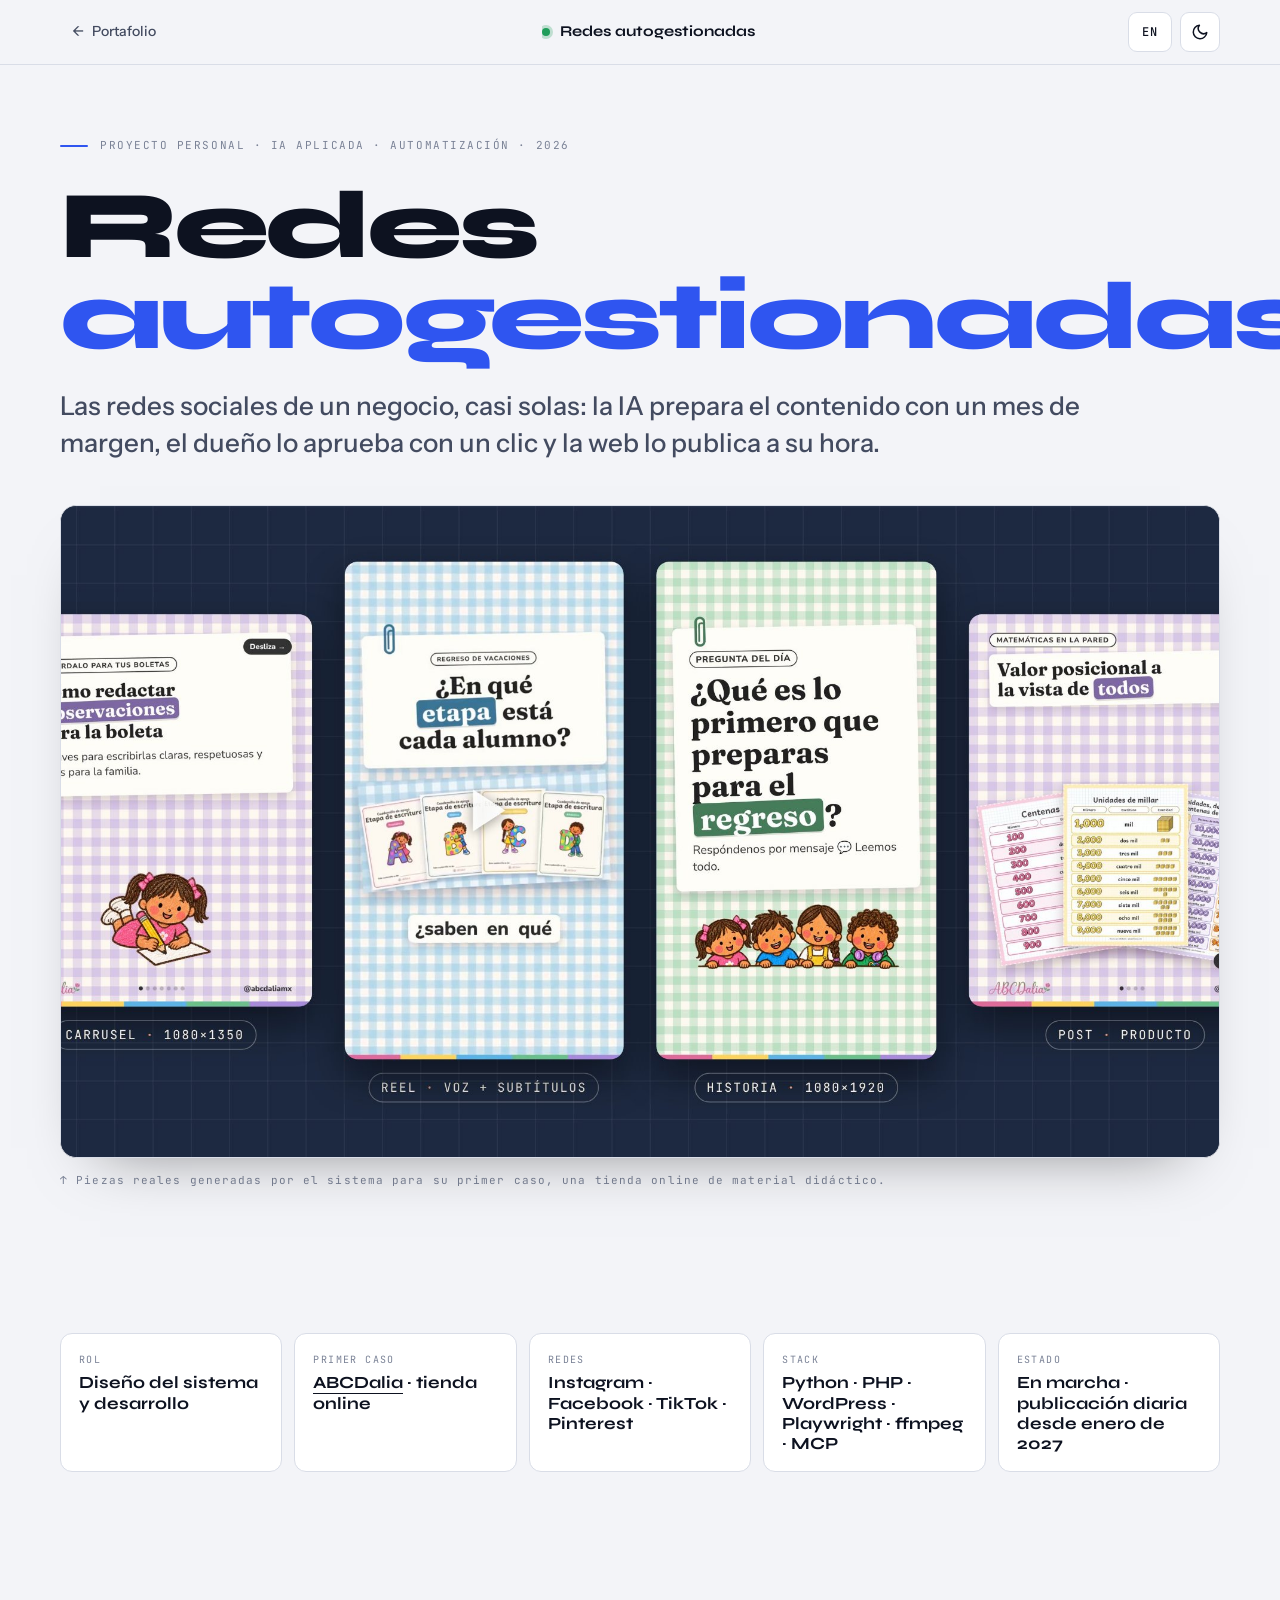
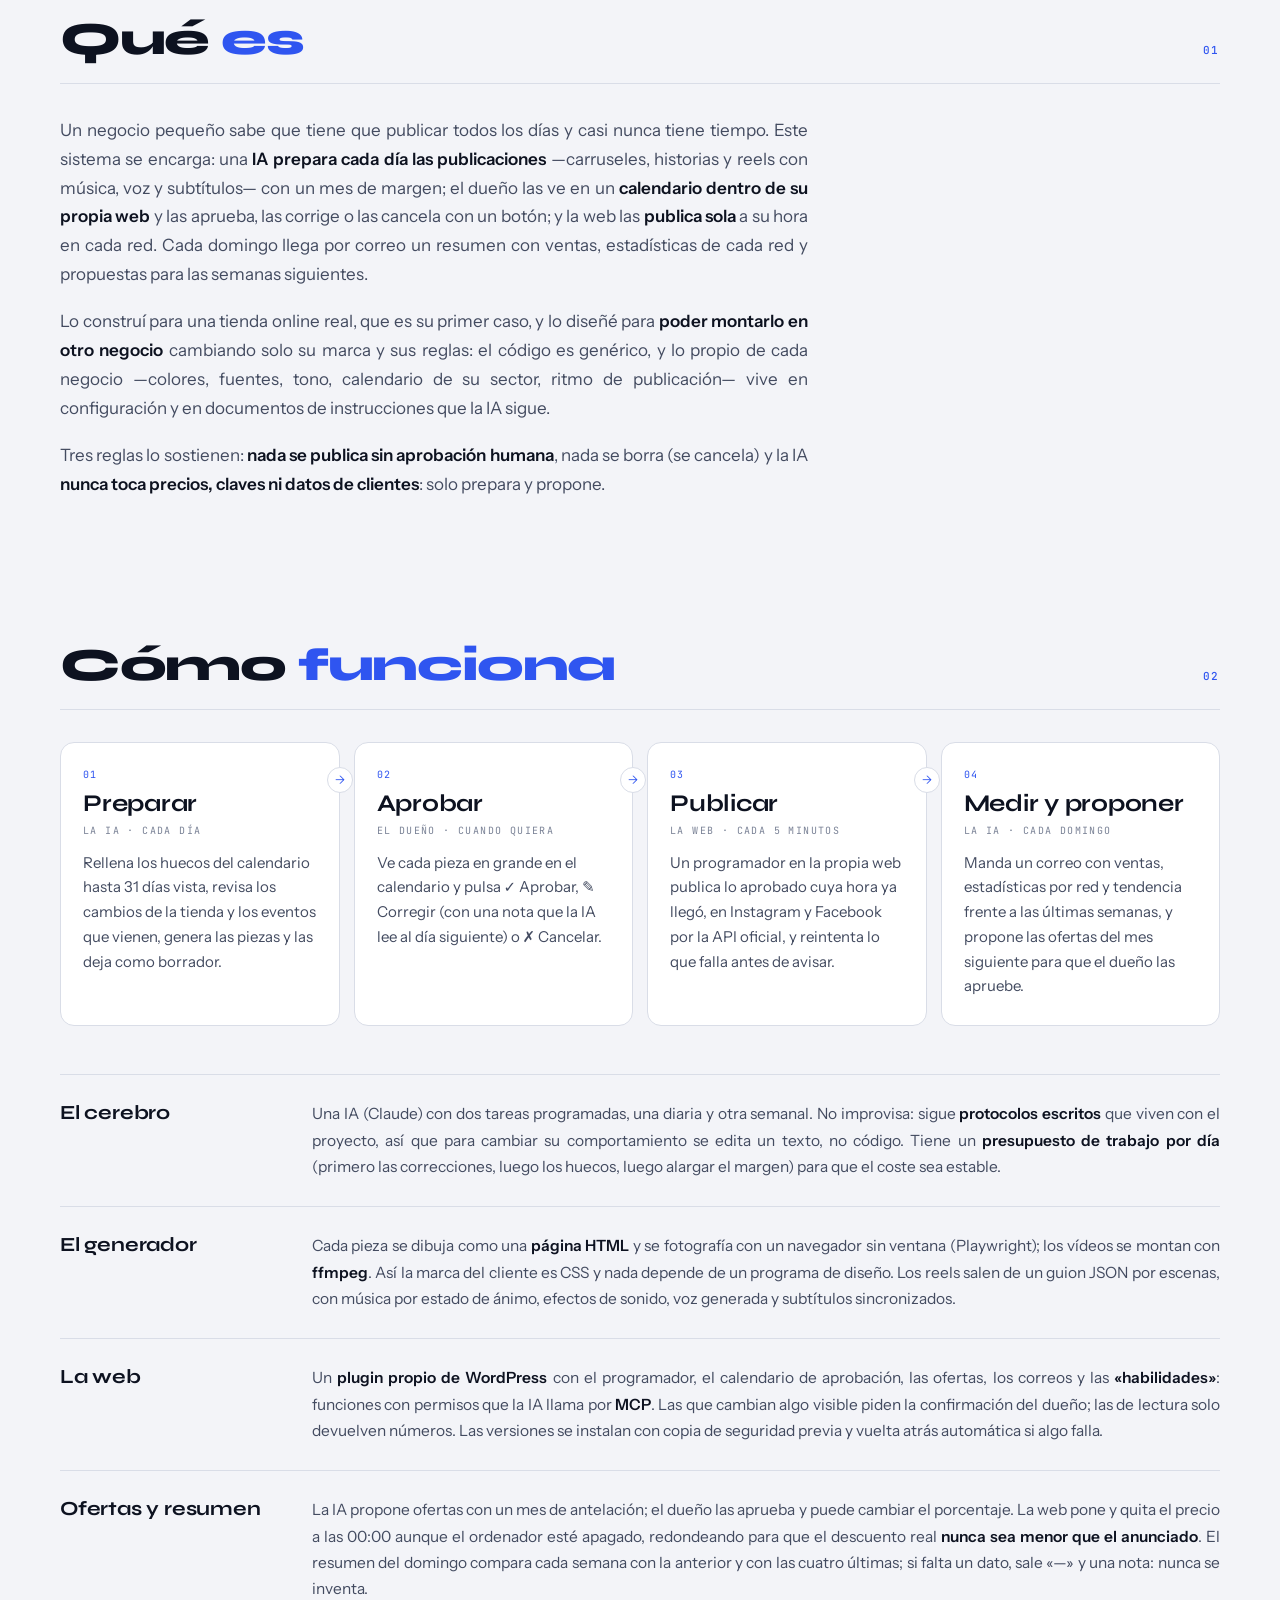
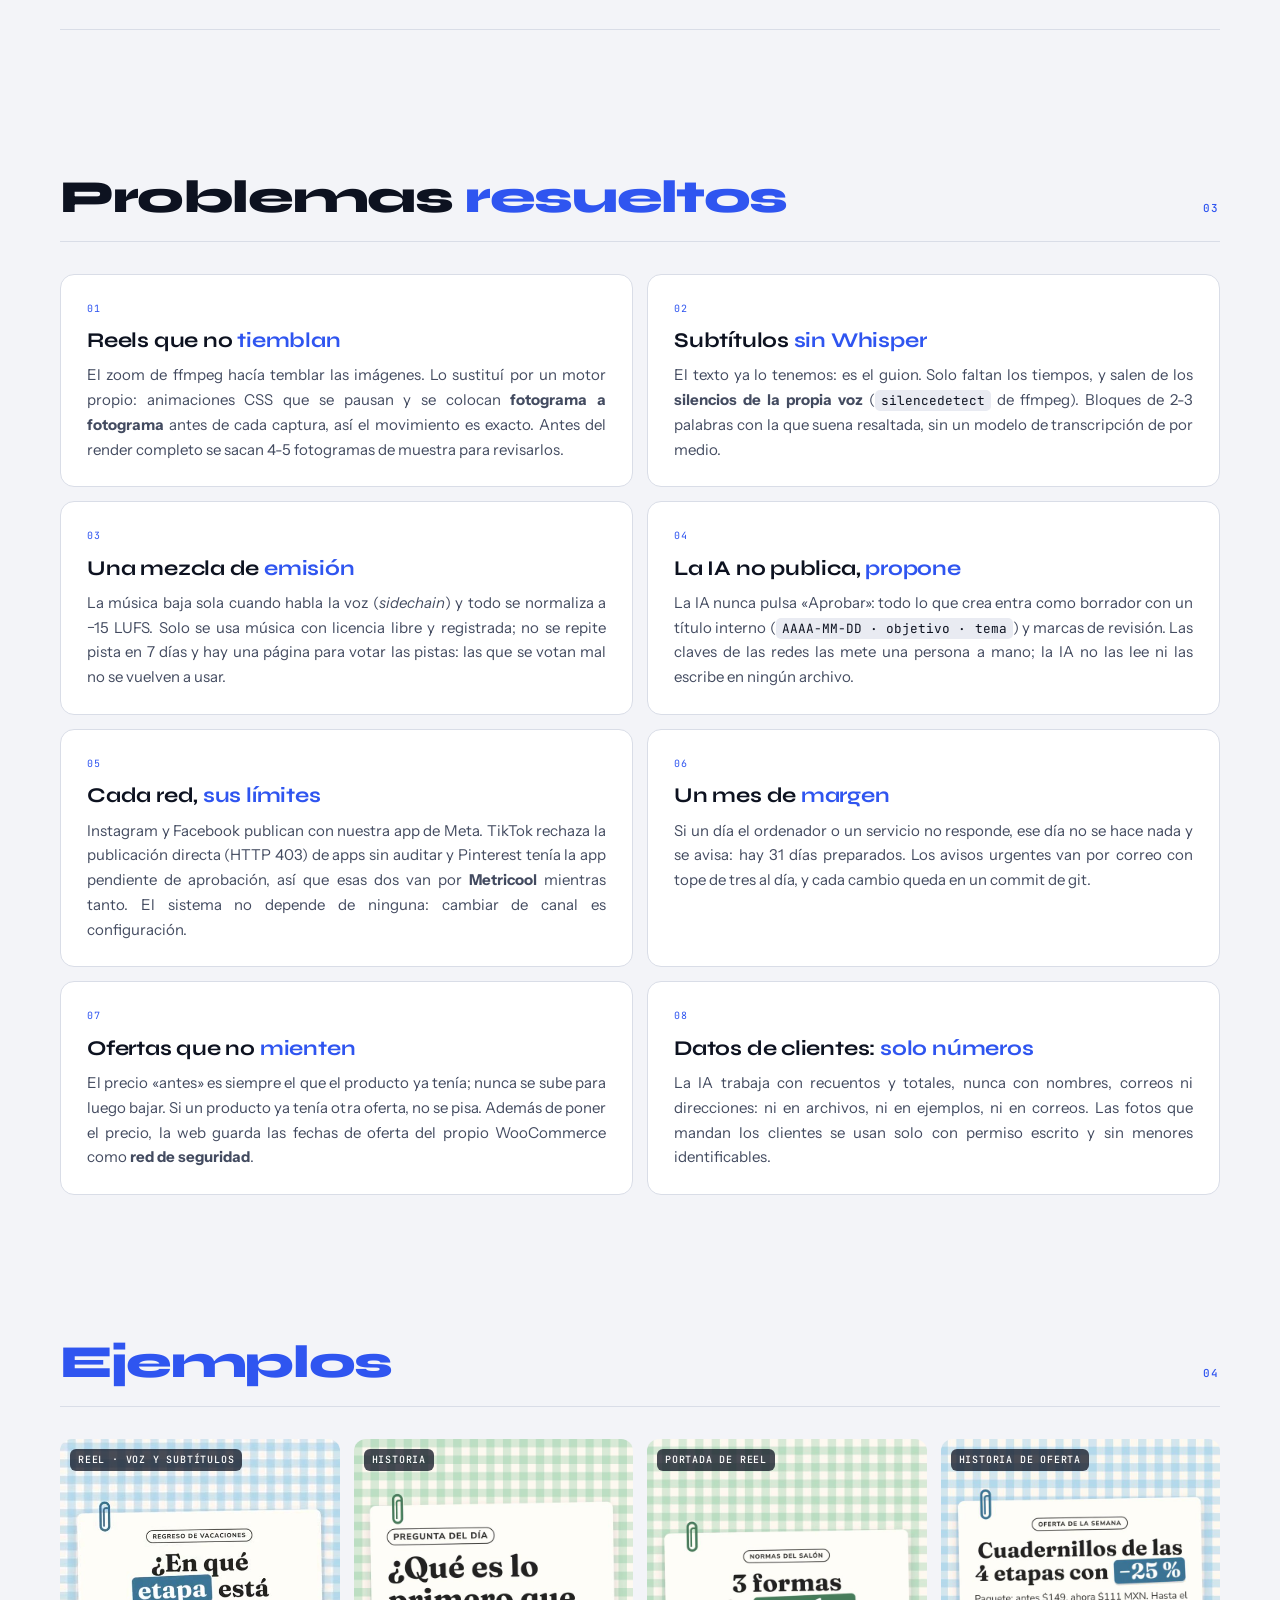
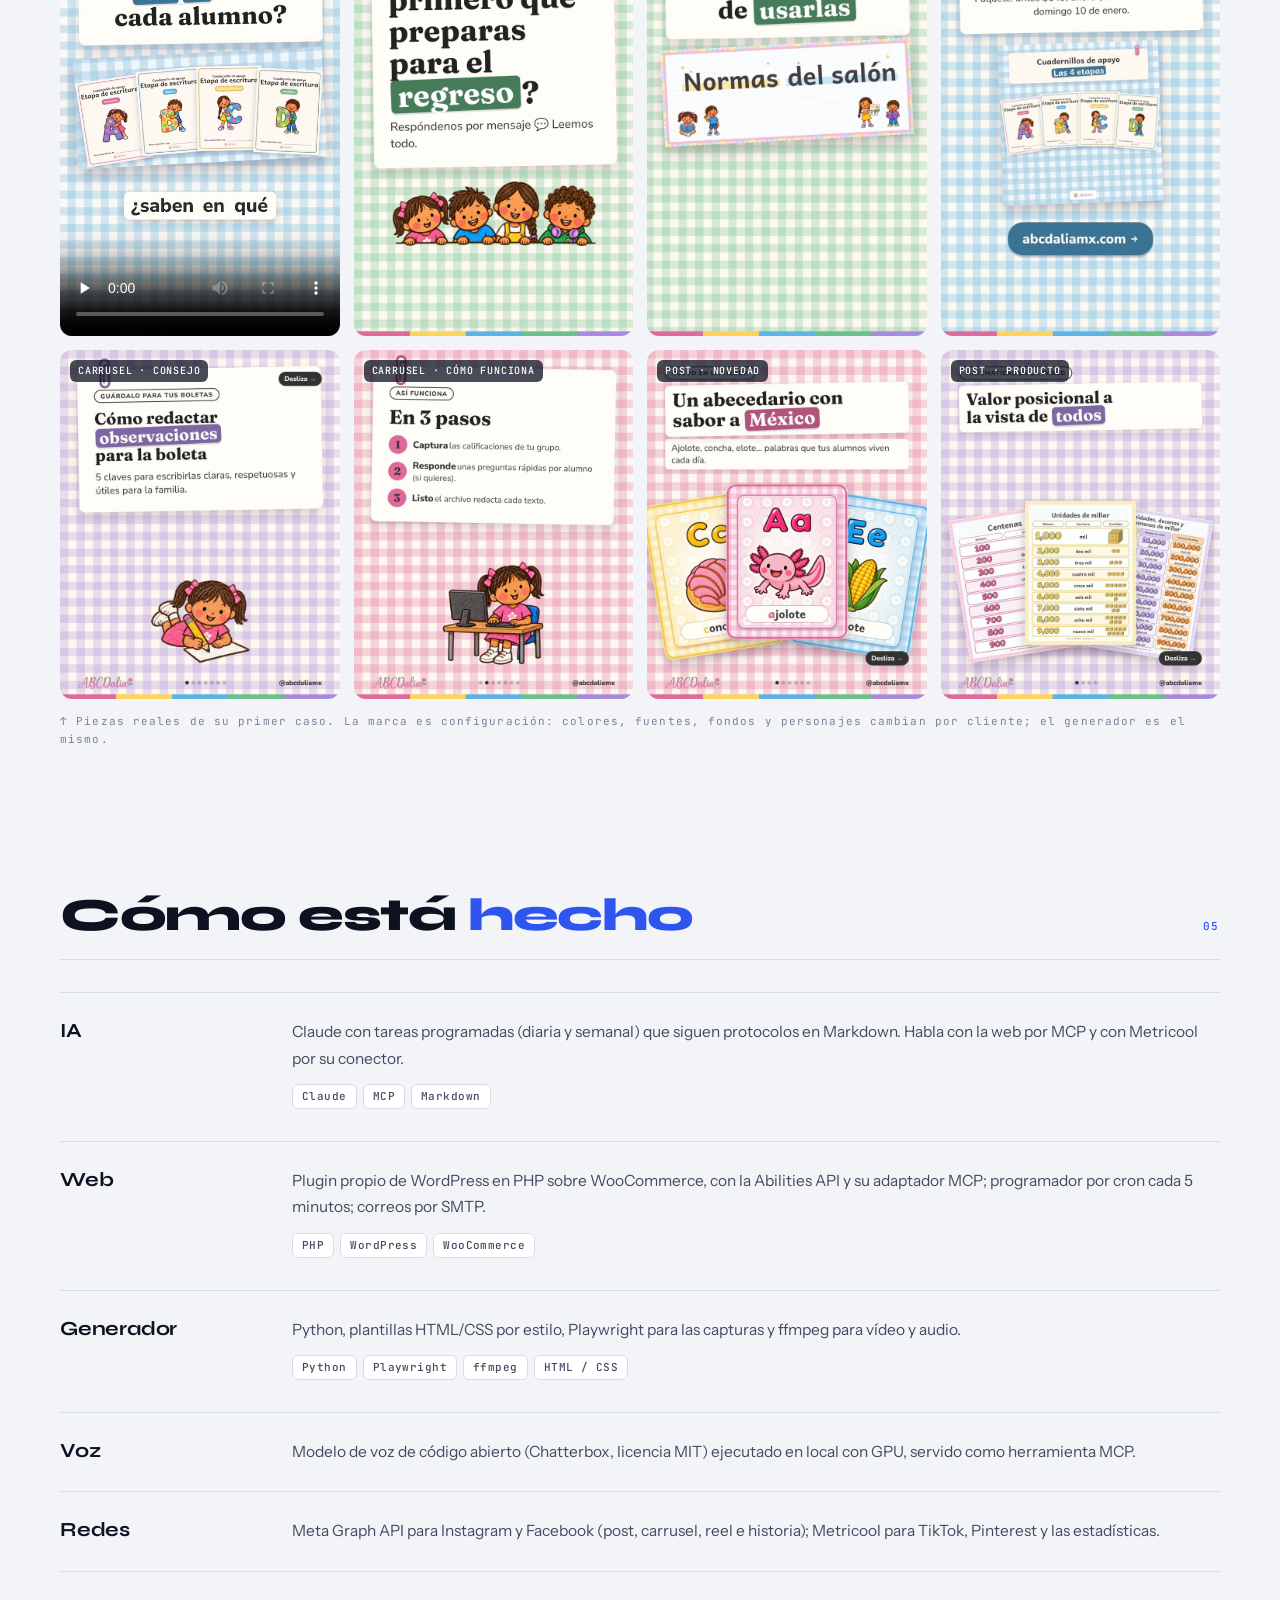
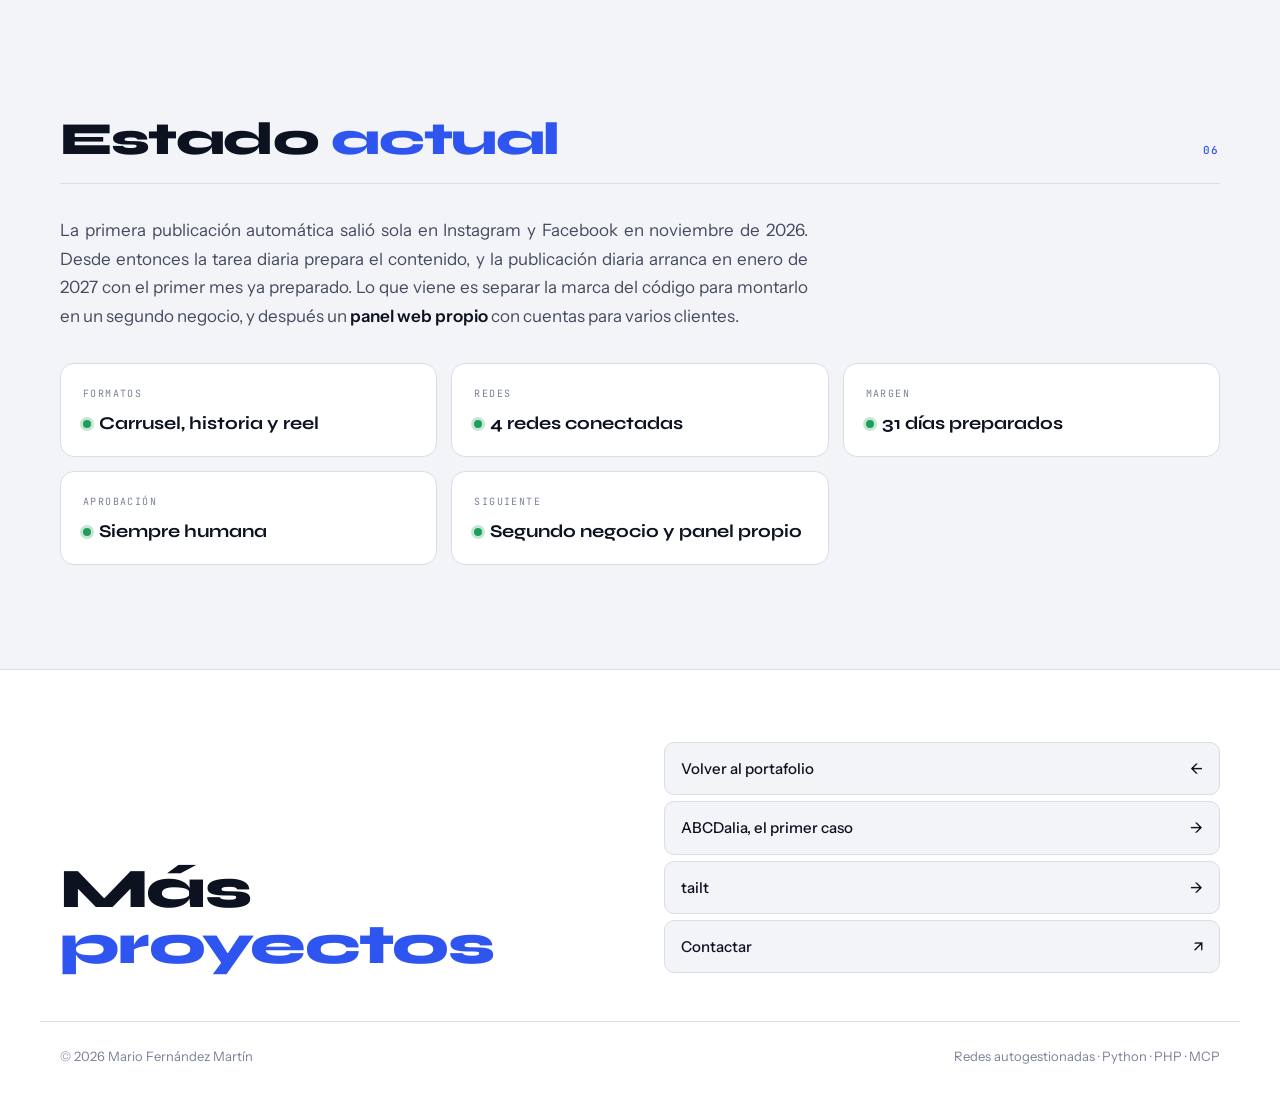
<file: redes-ia.html>
<!DOCTYPE html>
<html lang="es">
<head>
<meta charset="UTF-8">
<meta name="viewport" content="width=device-width, initial-scale=1.0">
<title>Redes autogestionadas — Mario Fernández Martín</title>
<meta name="description" content="Sistema que lleva las redes sociales de un negocio casi solo: una IA prepara carruseles, historias y reels con un mes de margen, el dueño los aprueba y la web los publica. Python, Playwright, ffmpeg, WordPress y MCP.">
<link rel="icon" href="assets/favicon.svg" type="image/svg+xml">
<meta property="og:type" content="website">
<meta property="og:url" content="https://mariofernandezmartin.pages.dev/redes-ia.html">
<meta property="og:title" content="Redes autogestionadas — Mario Fernández Martín">
<meta property="og:description" content="La IA prepara el contenido con un mes de margen, el dueño lo aprueba con un clic y la web lo publica en Instagram, Facebook, TikTok y Pinterest.">
<meta property="og:image" content="https://mariofernandezmartin.pages.dev/assets/redes-ia/hero.jpg">
<meta name="twitter:card" content="summary_large_image">
<meta name="twitter:title" content="Redes autogestionadas — Mario Fernández Martín">
<meta name="twitter:description" content="La IA prepara el contenido con un mes de margen, el dueño lo aprueba con un clic y la web lo publica en Instagram, Facebook, TikTok y Pinterest.">
<meta name="twitter:image" content="https://mariofernandezmartin.pages.dev/assets/redes-ia/hero.jpg">
<link rel="preconnect" href="https://fonts.googleapis.com">
<link rel="preconnect" href="https://fonts.gstatic.com" crossorigin>
<link href="https://fonts.googleapis.com/css2?family=Syne:wght@500;700;800&family=Instrument+Sans:ital,wght@0,400;0,500;0,600;1,400&family=JetBrains+Mono:wght@400;500&display=swap" rel="stylesheet">
<link rel="stylesheet" href="estilo.css">
<script>(function(){try{var t=localStorage.getItem('tema');if(t)document.documentElement.dataset.theme=t;var l=localStorage.getItem('lang');if(l)document.documentElement.lang=l;}catch(e){}})();</script>
</head>
<body class="lang-es">
<div class="progress" id="progress"></div>
<svg class="inkdefs" aria-hidden="true"><defs>
  <mask id="inkmask" maskUnits="userSpaceOnUse" maskContentUnits="userSpaceOnUse" x="0" y="0" width="100000" height="100000">
    <rect width="100000" height="100000" fill="#fff"/>
    <path id="inkpath" fill="#000" fill-rule="evenodd" d=""/>
  </mask>
</defs></svg>

<nav class="topnav" id="nav"><div class="wrap">
  <a href="index.html" class="back">← <span class="es">Portafolio</span><span class="en">Portfolio</span></a>
  <div class="project-name"><i class="dot"></i><span class="es">Redes autogestionadas</span><span class="en">Self-running socials</span></div>
  <div class="nav-actions">
    <button id="lang-toggle" class="lang-toggle" aria-label="Cambiar idioma">EN</button>
    <button class="theme" id="theme" aria-label="Cambiar tema" title="Cambiar tema">
      <svg class="moon" viewBox="0 0 24 24" fill="none" stroke="currentColor" stroke-width="2" stroke-linecap="round" stroke-linejoin="round"><path d="M21 12.8A9 9 0 1 1 11.2 3a7 7 0 0 0 9.8 9.8z"/></svg>
      <svg class="sun" viewBox="0 0 24 24" fill="none" stroke="currentColor" stroke-width="2" stroke-linecap="round" stroke-linejoin="round"><circle cx="12" cy="12" r="4"/><path d="M12 2v2M12 20v2M4.9 4.9l1.4 1.4M17.7 17.7l1.4 1.4M2 12h2M20 12h2M4.9 19.1l1.4-1.4M17.7 6.3l1.4-1.4"/></svg>
    </button>
  </div>
</div></nav>

<main>

  <!-- HERO -->
  <section class="project-hero">
    <div class="meta">
      <span class="bar"></span>
      <span class="es">Proyecto personal · IA aplicada · Automatización · 2026</span>
      <span class="en">Personal project · Applied AI · Automation · 2026</span>
    </div>
    <h1><span class="es">Redes <span class="italic">autogestionadas</span></span><span class="en">Self-running <span class="italic">socials</span></span></h1>
    <p class="tagline">
      <span class="es">Las redes sociales de un negocio, casi solas: la IA prepara el contenido con un mes de margen, el dueño lo aprueba con un clic y la web lo publica a su hora.</span>
      <span class="en">A business's social media, almost on autopilot: AI prepares the content a month ahead, the owner approves it with one click and the website publishes it on time.</span>
    </p>
    <div class="hero-image">
      <img src="assets/redes-ia/hero.jpg" alt="Piezas generadas por el sistema: un carrusel, un reel con voz y subtítulos, una historia y un post de producto">
    </div>
    <p style="font-family: var(--mono); font-size: 11px; color: var(--muted); margin-top: 14px; letter-spacing: 0.1em;">
      <span class="es">↑ Piezas reales generadas por el sistema para su primer caso, una tienda online de material didáctico.</span>
      <span class="en">↑ Real pieces generated by the system for its first case, an online store of teaching materials.</span>
    </p>
  </section>

  <!-- META STRIP -->
  <section class="meta-strip">
    <div class="meta-strip-grid">
      <div class="meta-item">
        <div class="label"><span class="es">Rol</span><span class="en">Role</span></div>
        <div class="value"><span class="es">Diseño del sistema y desarrollo</span><span class="en">System design &amp; development</span></div>
      </div>
      <div class="meta-item">
        <div class="label"><span class="es">Primer caso</span><span class="en">First case</span></div>
        <div class="value"><a href="abcdalia.html" style="border-bottom: 1px solid currentColor;">ABCDalia</a> · <span class="es">tienda online</span><span class="en">online store</span></div>
      </div>
      <div class="meta-item">
        <div class="label"><span class="es">Redes</span><span class="en">Networks</span></div>
        <div class="value">Instagram · Facebook · TikTok · Pinterest</div>
      </div>
      <div class="meta-item">
        <div class="label">Stack</div>
        <div class="value">Python · PHP · WordPress · Playwright · ffmpeg · MCP</div>
      </div>
      <div class="meta-item">
        <div class="label"><span class="es">Estado</span><span class="en">Status</span></div>
        <div class="value"><span class="es">En marcha · publicación diaria desde enero de 2027</span><span class="en">Running · daily posting from January 2027</span></div>
      </div>
    </div>
  </section>

  <!-- QUÉ ES -->
  <section class="content-section rv">
    <h2>
      <span class="es">Qué <span class="italic">es</span></span><span class="en">What it <span class="italic">is</span></span>
      <span class="num">01</span>
    </h2>
    <div class="body-text">
      <p>
        <span class="es">Un negocio pequeño sabe que tiene que publicar todos los días y casi nunca tiene tiempo. Este sistema se encarga: una <strong>IA prepara cada día las publicaciones</strong> —carruseles, historias y reels con música, voz y subtítulos— con un mes de margen; el dueño las ve en un <strong>calendario dentro de su propia web</strong> y las aprueba, las corrige o las cancela con un botón; y la web las <strong>publica sola</strong> a su hora en cada red. Cada domingo llega por correo un resumen con ventas, estadísticas de cada red y propuestas para las semanas siguientes.</span>
        <span class="en">A small business knows it should post every day and almost never has the time. This system takes care of it: an <strong>AI prepares the posts every day</strong> —carousels, stories and reels with music, voice-over and subtitles— a month ahead; the owner sees them in a <strong>calendar inside their own website</strong> and approves, corrects or cancels them with one button; and the website <strong>publishes them on its own</strong>, on time, on each network. Every Sunday a summary arrives by email with sales, per-network stats and proposals for the coming weeks.</span>
      </p>
      <p>
        <span class="es">Lo construí para una tienda online real, que es su primer caso, y lo diseñé para <strong>poder montarlo en otro negocio</strong> cambiando solo su marca y sus reglas: el código es genérico, y lo propio de cada negocio —colores, fuentes, tono, calendario de su sector, ritmo de publicación— vive en configuración y en documentos de instrucciones que la IA sigue.</span>
        <span class="en">I built it for a real online store, its first case, and designed it to be <strong>set up for another business</strong> by changing only its brand and rules: the code is generic, and what belongs to each business —colours, fonts, tone, its industry calendar, posting rhythm— lives in configuration and in instruction documents the AI follows.</span>
      </p>
      <p>
        <span class="es">Tres reglas lo sostienen: <strong>nada se publica sin aprobación humana</strong>, nada se borra (se cancela) y la IA <strong>nunca toca precios, claves ni datos de clientes</strong>: solo prepara y propone.</span>
        <span class="en">Three rules hold it up: <strong>nothing is published without human approval</strong>, nothing is deleted (it gets cancelled) and the AI <strong>never touches prices, keys or customer data</strong>: it only prepares and proposes.</span>
      </p>
    </div>
  </section>

  <!-- CÓMO FUNCIONA -->
  <section class="content-section rv">
    <h2>
      <span class="es">Cómo <span class="italic">funciona</span></span><span class="en">How it <span class="italic">works</span></span>
      <span class="num">02</span>
    </h2>
    <div class="flujo">
      <div class="paso">
        <div class="n">01</div>
        <h3><span class="es">Preparar</span><span class="en">Prepare</span></h3>
        <div class="quien"><span class="es">La IA · cada día</span><span class="en">The AI · daily</span></div>
        <div class="txt"><span class="es">Rellena los huecos del calendario hasta 31 días vista, revisa los cambios de la tienda y los eventos que vienen, genera las piezas y las deja como borrador.</span><span class="en">Fills the calendar gaps up to 31 days ahead, checks store changes and upcoming events, generates the pieces and leaves them as drafts.</span></div>
      </div>
      <div class="paso">
        <div class="n">02</div>
        <h3><span class="es">Aprobar</span><span class="en">Approve</span></h3>
        <div class="quien"><span class="es">El dueño · cuando quiera</span><span class="en">The owner · any time</span></div>
        <div class="txt"><span class="es">Ve cada pieza en grande en el calendario y pulsa ✓ Aprobar, ✎ Corregir (con una nota que la IA lee al día siguiente) o ✗ Cancelar.</span><span class="en">Sees each piece full-size in the calendar and taps ✓ Approve, ✎ Correct (with a note the AI reads the next day) or ✗ Cancel.</span></div>
      </div>
      <div class="paso">
        <div class="n">03</div>
        <h3><span class="es">Publicar</span><span class="en">Publish</span></h3>
        <div class="quien"><span class="es">La web · cada 5 minutos</span><span class="en">The website · every 5 minutes</span></div>
        <div class="txt"><span class="es">Un programador en la propia web publica lo aprobado cuya hora ya llegó, en Instagram y Facebook por la API oficial, y reintenta lo que falla antes de avisar.</span><span class="en">A scheduler on the website itself publishes whatever is approved and due, on Instagram and Facebook via the official API, and retries failures before alerting.</span></div>
      </div>
      <div class="paso">
        <div class="n">04</div>
        <h3><span class="es">Medir y proponer</span><span class="en">Measure &amp; propose</span></h3>
        <div class="quien"><span class="es">La IA · cada domingo</span><span class="en">The AI · every Sunday</span></div>
        <div class="txt"><span class="es">Manda un correo con ventas, estadísticas por red y tendencia frente a las últimas semanas, y propone las ofertas del mes siguiente para que el dueño las apruebe.</span><span class="en">Sends an email with sales, per-network stats and the trend against recent weeks, and proposes next month's offers for the owner to approve.</span></div>
      </div>
    </div>
    <div class="mechanics-list" style="margin-top: 48px;">
      <div class="mechanic-item">
        <div class="mech-label"><span class="es">El cerebro</span><span class="en">The brain</span></div>
        <div class="mech-body">
          <span class="es">Una IA (Claude) con dos tareas programadas, una diaria y otra semanal. No improvisa: sigue <strong>protocolos escritos</strong> que viven con el proyecto, así que para cambiar su comportamiento se edita un texto, no código. Tiene un <strong>presupuesto de trabajo por día</strong> (primero las correcciones, luego los huecos, luego alargar el margen) para que el coste sea estable.</span>
          <span class="en">An AI (Claude) with two scheduled tasks, one daily and one weekly. It doesn't improvise: it follows <strong>written protocols</strong> that live with the project, so changing its behaviour means editing a text, not code. It has a <strong>daily work budget</strong> (corrections first, then gaps, then extending the margin) to keep the cost stable.</span>
        </div>
      </div>
      <div class="mechanic-item">
        <div class="mech-label"><span class="es">El generador</span><span class="en">The generator</span></div>
        <div class="mech-body">
          <span class="es">Cada pieza se dibuja como una <strong>página HTML</strong> y se fotografía con un navegador sin ventana (Playwright); los vídeos se montan con <strong>ffmpeg</strong>. Así la marca del cliente es CSS y nada depende de un programa de diseño. Los reels salen de un guion JSON por escenas, con música por estado de ánimo, efectos de sonido, voz generada y subtítulos sincronizados.</span>
          <span class="en">Every piece is drawn as an <strong>HTML page</strong> and captured with a headless browser (Playwright); videos are assembled with <strong>ffmpeg</strong>. That way the client's brand is CSS and nothing depends on a design app. Reels come from a scene-by-scene JSON script, with mood-based music, sound effects, generated voice-over and synced subtitles.</span>
        </div>
      </div>
      <div class="mechanic-item">
        <div class="mech-label"><span class="es">La web</span><span class="en">The website</span></div>
        <div class="mech-body">
          <span class="es">Un <strong>plugin propio de WordPress</strong> con el programador, el calendario de aprobación, las ofertas, los correos y las <strong>«habilidades»</strong>: funciones con permisos que la IA llama por <strong>MCP</strong>. Las que cambian algo visible piden la confirmación del dueño; las de lectura solo devuelven números. Las versiones se instalan con copia de seguridad previa y vuelta atrás automática si algo falla.</span>
          <span class="en">A <strong>custom WordPress plugin</strong> with the scheduler, the approval calendar, offers, emails and <strong>"abilities"</strong>: permissioned functions the AI calls over <strong>MCP</strong>. Those that change something visible require the owner's confirmation; read-only ones just return numbers. Versions install with a prior backup and automatic rollback if anything fails.</span>
        </div>
      </div>
      <div class="mechanic-item">
        <div class="mech-label"><span class="es">Ofertas y resumen</span><span class="en">Offers &amp; summary</span></div>
        <div class="mech-body">
          <span class="es">La IA propone ofertas con un mes de antelación; el dueño las aprueba y puede cambiar el porcentaje. La web pone y quita el precio a las 00:00 aunque el ordenador esté apagado, redondeando para que el descuento real <strong>nunca sea menor que el anunciado</strong>. El resumen del domingo compara cada semana con la anterior y con las cuatro últimas; si falta un dato, sale «—» y una nota: nunca se inventa.</span>
          <span class="en">The AI proposes offers a month in advance; the owner approves them and can change the percentage. The website sets and removes the price at 00:00 even with the computer off, rounding so the real discount is <strong>never smaller than advertised</strong>. The Sunday summary compares each week with the previous one and the last four; if data is missing it shows "—" and a note: it never makes things up.</span>
        </div>
      </div>
    </div>
  </section>

  <!-- DECISIONES Y PROBLEMAS -->
  <section class="content-section rv">
    <h2>
      <span><span class="es">Problemas </span><span class="en">Problems </span><span class="italic"><span class="es">resueltos</span><span class="en">solved</span></span></span>
      <span class="num">03</span>
    </h2>
    <div class="challenges-grid">
      <div class="challenge-card">
        <div class="ch-num">01</div>
        <h3><span class="es">Reels que no </span><span class="en">Reels that don't </span><span class="italic"><span class="es">tiemblan</span><span class="en">shake</span></span></h3>
        <p>
          <span class="es">El zoom de ffmpeg hacía temblar las imágenes. Lo sustituí por un motor propio: animaciones CSS que se pausan y se colocan <strong>fotograma a fotograma</strong> antes de cada captura, así el movimiento es exacto. Antes del render completo se sacan 4-5 fotogramas de muestra para revisarlos.</span>
          <span class="en">ffmpeg's zoom made the images shake. I replaced it with my own engine: CSS animations paused and positioned <strong>frame by frame</strong> before each capture, so motion is exact. Before the full render, 4-5 sample frames are pulled for review.</span>
        </p>
      </div>
      <div class="challenge-card">
        <div class="ch-num">02</div>
        <h3><span class="es">Subtítulos </span><span class="en">Subtitles </span><span class="italic"><span class="es">sin Whisper</span><span class="en">without Whisper</span></span></h3>
        <p>
          <span class="es">El texto ya lo tenemos: es el guion. Solo faltan los tiempos, y salen de los <strong>silencios de la propia voz</strong> (<code>silencedetect</code> de ffmpeg). Bloques de 2-3 palabras con la que suena resaltada, sin un modelo de transcripción de por medio.</span>
          <span class="en">We already have the text: it's the script. Only the timings are missing, and they come from <strong>the voice's own silences</strong> (ffmpeg's <code>silencedetect</code>). 2-3 word blocks with the spoken word highlighted, with no transcription model involved.</span>
        </p>
      </div>
      <div class="challenge-card">
        <div class="ch-num">03</div>
        <h3><span class="es">Una mezcla de </span><span class="en">A broadcast-ready </span><span class="italic"><span class="es">emisión</span><span class="en">mix</span></span></h3>
        <p>
          <span class="es">La música baja sola cuando habla la voz (<em>sidechain</em>) y todo se normaliza a −15 LUFS. Solo se usa música con licencia libre y registrada; no se repite pista en 7 días y hay una página para votar las pistas: las que se votan mal no se vuelven a usar.</span>
          <span class="en">Music ducks automatically under the voice (<em>sidechain</em>) and everything is normalised to −15 LUFS. Only freely licensed, logged music is used; no track repeats within 7 days and there's a page to vote on tracks: poorly voted ones are never used again.</span>
        </p>
      </div>
      <div class="challenge-card">
        <div class="ch-num">04</div>
        <h3><span class="es">La IA no publica, </span><span class="en">The AI doesn't publish, </span><span class="italic"><span class="es">propone</span><span class="en">it proposes</span></span></h3>
        <p>
          <span class="es">La IA nunca pulsa «Aprobar»: todo lo que crea entra como borrador con un título interno (<code>AAAA-MM-DD · objetivo · tema</code>) y marcas de revisión. Las claves de las redes las mete una persona a mano; la IA no las lee ni las escribe en ningún archivo.</span>
          <span class="en">The AI never presses "Approve": everything it creates enters as a draft with an internal title (<code>YYYY-MM-DD · goal · topic</code>) and review flags. Network keys are entered by a person by hand; the AI never reads them or writes them to any file.</span>
        </p>
      </div>
      <div class="challenge-card">
        <div class="ch-num">05</div>
        <h3><span class="es">Cada red, </span><span class="en">Every network, </span><span class="italic"><span class="es">sus límites</span><span class="en">its own limits</span></span></h3>
        <p>
          <span class="es">Instagram y Facebook publican con nuestra app de Meta. TikTok rechaza la publicación directa (HTTP 403) de apps sin auditar y Pinterest tenía la app pendiente de aprobación, así que esas dos van por <strong>Metricool</strong> mientras tanto. El sistema no depende de ninguna: cambiar de canal es configuración.</span>
          <span class="en">Instagram and Facebook publish through our Meta app. TikTok rejects direct posting (HTTP 403) from unaudited apps and Pinterest had the app pending approval, so those two go through <strong>Metricool</strong> for now. The system depends on none of them: switching channel is configuration.</span>
        </p>
      </div>
      <div class="challenge-card">
        <div class="ch-num">06</div>
        <h3><span class="es">Un mes de </span><span class="en">A month of </span><span class="italic"><span class="es">margen</span><span class="en">buffer</span></span></h3>
        <p>
          <span class="es">Si un día el ordenador o un servicio no responde, ese día no se hace nada y se avisa: hay 31 días preparados. Los avisos urgentes van por correo con tope de tres al día, y cada cambio queda en un commit de git.</span>
          <span class="en">If the computer or a service doesn't respond one day, nothing is done that day and an alert goes out: there are 31 days ready. Urgent alerts go by email, capped at three a day, and every change ends up in a git commit.</span>
        </p>
      </div>
      <div class="challenge-card">
        <div class="ch-num">07</div>
        <h3><span class="es">Ofertas que no </span><span class="en">Offers that don't </span><span class="italic"><span class="es">mienten</span><span class="en">lie</span></span></h3>
        <p>
          <span class="es">El precio «antes» es siempre el que el producto ya tenía; nunca se sube para luego bajar. Si un producto ya tenía otra oferta, no se pisa. Además de poner el precio, la web guarda las fechas de oferta del propio WooCommerce como <strong>red de seguridad</strong>.</span>
          <span class="en">The "before" price is always the one the product already had; it's never raised just to be cut. If a product already had another offer, it isn't overwritten. Besides setting the price, the website stores WooCommerce's own sale dates as a <strong>safety net</strong>.</span>
        </p>
      </div>
      <div class="challenge-card">
        <div class="ch-num">08</div>
        <h3><span class="es">Datos de clientes: </span><span class="en">Customer data: </span><span class="italic"><span class="es">solo números</span><span class="en">numbers only</span></span></h3>
        <p>
          <span class="es">La IA trabaja con recuentos y totales, nunca con nombres, correos ni direcciones: ni en archivos, ni en ejemplos, ni en correos. Las fotos que mandan los clientes se usan solo con permiso escrito y sin menores identificables.</span>
          <span class="en">The AI works with counts and totals, never with names, emails or addresses: not in files, examples or emails. Photos sent by customers are only used with written permission and with no identifiable minors.</span>
        </p>
      </div>
    </div>
  </section>

  <!-- EJEMPLOS -->
  <section class="content-section rv">
    <h2>
      <span class="es"><span class="italic">Ejemplos</span></span><span class="en"><span class="italic">Examples</span></span>
      <span class="num">04</span>
    </h2>
    <div class="gallery piezas">
      <div class="gallery-item vertical">
        <video src="assets/redes-ia/reel.mp4" poster="assets/redes-ia/reel-poster.jpg" controls playsinline preload="none" aria-label="Reel generado por el sistema, con voz, música y subtítulos"></video>
        <span class="etiqueta">Reel · <span class="es">voz y subtítulos</span><span class="en">voice &amp; subtitles</span></span>
      </div>
      <div class="gallery-item vertical">
        <img src="assets/redes-ia/historia-pregunta.jpg" alt="Historia con una pregunta para los seguidores" loading="lazy">
        <span class="etiqueta"><span class="es">Historia</span><span class="en">Story</span></span>
      </div>
      <div class="gallery-item vertical">
        <img src="assets/redes-ia/reel-normas.jpg" alt="Portada de un reel sobre un producto" loading="lazy">
        <span class="etiqueta"><span class="es">Portada de reel</span><span class="en">Reel cover</span></span>
      </div>
      <div class="gallery-item vertical">
        <img src="assets/redes-ia/historia-oferta.jpg" alt="Historia que anuncia una oferta con su precio de antes y de ahora" loading="lazy">
        <span class="etiqueta"><span class="es">Historia de oferta</span><span class="en">Offer story</span></span>
      </div>
      <div class="gallery-item post">
        <img src="assets/redes-ia/post-observaciones.jpg" alt="Portada de un carrusel con consejos" loading="lazy">
        <span class="etiqueta"><span class="es">Carrusel · consejo</span><span class="en">Carousel · tip</span></span>
      </div>
      <div class="gallery-item post">
        <img src="assets/redes-ia/post-generador.jpg" alt="Diapositiva de un carrusel que explica un producto en tres pasos" loading="lazy">
        <span class="etiqueta"><span class="es">Carrusel · cómo funciona</span><span class="en">Carousel · how it works</span></span>
      </div>
      <div class="gallery-item post">
        <img src="assets/redes-ia/post-abecedario.jpg" alt="Post de producto nuevo" loading="lazy">
        <span class="etiqueta"><span class="es">Post · novedad</span><span class="en">Post · new product</span></span>
      </div>
      <div class="gallery-item post">
        <img src="assets/redes-ia/post-valor-posicional.jpg" alt="Post de producto con su imagen" loading="lazy">
        <span class="etiqueta"><span class="es">Post · producto</span><span class="en">Post · product</span></span>
      </div>
    </div>
    <p style="font-family: var(--mono); font-size: 11px; color: var(--muted); margin-top: 14px; letter-spacing: 0.1em; line-height: 1.6;">
      <span class="es">↑ Piezas reales de su primer caso. La marca es configuración: colores, fuentes, fondos y personajes cambian por cliente; el generador es el mismo.</span>
      <span class="en">↑ Real pieces from its first case. The brand is configuration: colours, fonts, backgrounds and characters change per client; the generator stays the same.</span>
    </p>
  </section>

  <!-- STACK -->
  <section class="content-section rv">
    <h2>
      <span class="es">Cómo está <span class="italic">hecho</span></span><span class="en">How it's <span class="italic">built</span></span>
      <span class="num">05</span>
    </h2>
    <div class="tech-detail">
      <div class="tech-row">
        <div class="tech-key">IA</div>
        <div class="tech-val">
          <span class="es">Claude con tareas programadas (diaria y semanal) que siguen protocolos en Markdown. Habla con la web por MCP y con Metricool por su conector.</span>
          <span class="en">Claude with scheduled tasks (daily and weekly) that follow Markdown protocols. It talks to the website over MCP and to Metricool through its connector.</span>
          <div style="margin-top: 10px;"><span class="pill">Claude</span><span class="pill">MCP</span><span class="pill">Markdown</span></div>
        </div>
      </div>
      <div class="tech-row">
        <div class="tech-key"><span class="es">Web</span><span class="en">Website</span></div>
        <div class="tech-val">
          <span class="es">Plugin propio de WordPress en PHP sobre WooCommerce, con la Abilities API y su adaptador MCP; programador por cron cada 5 minutos; correos por SMTP.</span>
          <span class="en">Custom WordPress plugin in PHP on WooCommerce, with the Abilities API and its MCP adapter; cron scheduler every 5 minutes; emails over SMTP.</span>
          <div style="margin-top: 10px;"><span class="pill">PHP</span><span class="pill">WordPress</span><span class="pill">WooCommerce</span></div>
        </div>
      </div>
      <div class="tech-row">
        <div class="tech-key"><span class="es">Generador</span><span class="en">Generator</span></div>
        <div class="tech-val">
          <span class="es">Python, plantillas HTML/CSS por estilo, Playwright para las capturas y ffmpeg para vídeo y audio.</span>
          <span class="en">Python, HTML/CSS templates per style, Playwright for captures and ffmpeg for video and audio.</span>
          <div style="margin-top: 10px;"><span class="pill">Python</span><span class="pill">Playwright</span><span class="pill">ffmpeg</span><span class="pill">HTML / CSS</span></div>
        </div>
      </div>
      <div class="tech-row">
        <div class="tech-key"><span class="es">Voz</span><span class="en">Voice</span></div>
        <div class="tech-val">
          <span class="es">Modelo de voz de código abierto (Chatterbox, licencia MIT) ejecutado en local con GPU, servido como herramienta MCP.</span>
          <span class="en">Open-source voice model (Chatterbox, MIT licence) running locally on a GPU, served as an MCP tool.</span>
        </div>
      </div>
      <div class="tech-row">
        <div class="tech-key"><span class="es">Redes</span><span class="en">Networks</span></div>
        <div class="tech-val">
          <span class="es">Meta Graph API para Instagram y Facebook (post, carrusel, reel e historia); Metricool para TikTok, Pinterest y las estadísticas.</span>
          <span class="en">Meta Graph API for Instagram and Facebook (post, carousel, reel and story); Metricool for TikTok, Pinterest and stats.</span>
        </div>
      </div>
    </div>
  </section>

  <!-- ESTADO -->
  <section class="content-section rv">
    <h2>
      <span class="es">Estado <span class="italic">actual</span></span><span class="en">Current <span class="italic">status</span></span>
      <span class="num">06</span>
    </h2>
    <div class="body-text">
      <p>
        <span class="es">La primera publicación automática salió sola en Instagram y Facebook en noviembre de 2026. Desde entonces la tarea diaria prepara el contenido, y la publicación diaria arranca en enero de 2027 con el primer mes ya preparado. Lo que viene es separar la marca del código para montarlo en un segundo negocio, y después un <strong>panel web propio</strong> con cuentas para varios clientes.</span>
        <span class="en">The first automatic post went out on its own on Instagram and Facebook in November 2026. Since then the daily task has been preparing content, and daily posting starts in January 2027 with the first month already prepared. What comes next is separating the brand from the code to set it up for a second business, and then a <strong>dedicated web panel</strong> with accounts for several clients.</span>
      </p>
    </div>
    <div class="status-grid">
      <div class="status-item">
        <div class="label"><span class="es">Formatos</span><span class="en">Formats</span></div>
        <div class="value"><span class="check"></span><span class="es">Carrusel, historia y reel</span><span class="en">Carousel, story and reel</span></div>
      </div>
      <div class="status-item">
        <div class="label"><span class="es">Redes</span><span class="en">Networks</span></div>
        <div class="value"><span class="check"></span><span class="es">4 redes conectadas</span><span class="en">4 networks connected</span></div>
      </div>
      <div class="status-item">
        <div class="label"><span class="es">Margen</span><span class="en">Buffer</span></div>
        <div class="value"><span class="check"></span><span class="es">31 días preparados</span><span class="en">31 days prepared</span></div>
      </div>
      <div class="status-item">
        <div class="label"><span class="es">Aprobación</span><span class="en">Approval</span></div>
        <div class="value"><span class="check"></span><span class="es">Siempre humana</span><span class="en">Always human</span></div>
      </div>
      <div class="status-item">
        <div class="label"><span class="es">Siguiente</span><span class="en">Next</span></div>
        <div class="value"><span class="check"></span><span class="es">Segundo negocio y panel propio</span><span class="en">Second business and own panel</span></div>
      </div>
    </div>
  </section>

</main>

<!-- FOOTER -->
<footer class="project-footer">
  <div class="project-footer-inner">
    <h3>
      <span class="es">Más <span class="italic">proyectos</span></span>
      <span class="en">More <span class="italic">projects</span></span>
    </h3>
    <div class="nav-links">
      <a href="index.html">
        <span><span class="es">Volver al portafolio</span><span class="en">Back to portfolio</span></span>
        <span>←</span>
      </a>
      <a href="abcdalia.html">
        <span><span class="es">ABCDalia, el primer caso</span><span class="en">ABCDalia, the first case</span></span>
        <span>→</span>
      </a>
      <a href="gimnasio-app.html">
        <span>tailt</span>
        <span>→</span>
      </a>
      <a href="mailto:mariofdz2011@gmail.com">
        <span><span class="es">Contactar</span><span class="en">Contact</span></span>
        <span>↗</span>
      </a>
    </div>
  </div>
  <div class="bottom">
    <div>© 2026 Mario Fernández Martín</div>
    <div><span class="es">Redes autogestionadas</span><span class="en">Self-running socials</span> · Python · PHP · MCP</div>
  </div>
</footer>

<script src="guion.js"></script>
</body>
</html>
</file>
<file: estilo.css>
/* ============================================================
   Portafolio · Mario Fernández Martín — hoja de estilo compartida
   Tokens, tipografía, navegación, componentes de ficha de proyecto,
   portada y transición de tema con tinta.
   ============================================================ */

:root{
  --bg:#F3F4F8; --surface:#FFFFFF; --surface-2:#E9EBF2; --ink:#0D1220; --ink-2:#434B60; --ink-3:#7A8296;
  --line:#D9DDE7; --accent:#2F55F0; --accent-2:#7B93FF; --accent-ink:#FFFFFF; --glow:rgba(47,85,240,.22);
  --ok:#1F9D5A; --media:#0F1420;
  --display:'Syne',system-ui,sans-serif; --body:'Instrument Sans',system-ui,sans-serif; --mono:'JetBrains Mono',ui-monospace,monospace;
  /* alias para las fichas (antes: --text/--muted/--border) */
  --text:var(--ink); --muted:var(--ink-3); --border:var(--line); --accent-dim:rgba(47,85,240,.14);
  color-scheme:light;
}
@media (prefers-color-scheme: dark){ :root:not([data-theme="light"]){
  --bg:#0A0D16; --surface:#121726; --surface-2:#1A2032; --ink:#F2F4FA; --ink-2:#B3BACB; --ink-3:#737C92; --line:#242B3E;
  --accent:#5F7CFF; --accent-2:#A9B9FF; --accent-ink:#0A0D16; --glow:rgba(95,124,255,.28); --ok:#3FD27F; --media:#060910; --accent-dim:rgba(95,124,255,.18); color-scheme:dark } }
:root[data-theme="dark"]{
  --bg:#0A0D16; --surface:#121726; --surface-2:#1A2032; --ink:#F2F4FA; --ink-2:#B3BACB; --ink-3:#737C92; --line:#242B3E;
  --accent:#5F7CFF; --accent-2:#A9B9FF; --accent-ink:#0A0D16; --glow:rgba(95,124,255,.28); --ok:#3FD27F; --media:#060910; --accent-dim:rgba(95,124,255,.18); color-scheme:dark }

/* ---------- base ---------- */
*{box-sizing:border-box;margin:0;padding:0}
html{scroll-behavior:smooth}
body{background:var(--bg);color:var(--ink);font-family:var(--body);font-size:17px;line-height:1.55;overflow-x:hidden;-webkit-font-smoothing:antialiased}
img,video{max-width:100%;display:block}
a{color:inherit;text-decoration:none}
ul{list-style:none}
h1,h2,h3,h4{font-family:var(--display);margin:0;letter-spacing:-.01em}
:focus-visible{outline:2px solid var(--accent);outline-offset:3px}
.wrap{max-width:1200px;margin:0 auto;padding-left:max(20px,env(safe-area-inset-left,0px));padding-right:max(20px,env(safe-area-inset-right,0px))}
.mono{font-family:var(--mono);font-size:12px;letter-spacing:.08em;text-transform:uppercase;color:var(--ink-3)}
.eyebrow{display:flex;align-items:center;gap:12px;margin-bottom:22px}
.eyebrow::after{content:"";flex:1;height:1px;background:var(--line)}
.eyebrow b{color:var(--accent);font-weight:500}

/* idioma: el <body> lleva lang-es o lang-en */
.lang-es .en{display:none !important}
.lang-en .es{display:none !important}

/* párrafos de texto corrido justificados (decisión 24/09) */
p:not(.tagline):not(.subtitle):not(.role):not(.lede):not(.pitch-body):not([style]),
.mech-body,.view-body,.feat-body,.legend-desc,.pitch-body,.role-body{text-align:justify;-webkit-hyphens:auto;hyphens:auto}
.lede,.hero p,.contact p,.sec-head p,.other small,.body p,.how p,.lvl p,.tile .l{text-align:left;hyphens:manual}

/* ---------- barra de progreso ---------- */
.progress{position:fixed;top:0;left:0;height:3px;width:0;background:var(--accent);z-index:20;transition:width .1s linear}

/* ---------- navegación ---------- */
nav.topnav{position:sticky;top:0;z-index:5;background:color-mix(in srgb,var(--bg) 80%,transparent);backdrop-filter:blur(12px);-webkit-backdrop-filter:blur(12px);border-bottom:1px solid var(--line)}
nav.topnav .wrap{display:flex;align-items:center;justify-content:space-between;height:64px;gap:16px}
.brand{font-family:var(--display);font-weight:800;font-size:17px;display:flex;align-items:center;gap:10px;text-decoration:none;white-space:nowrap}
.brand i{width:11px;height:11px;background:var(--accent);display:inline-block;border-radius:3px;transform:rotate(45deg)}
nav.topnav ul{display:flex;gap:4px}
nav.topnav ul a{text-decoration:none;font-size:14px;font-weight:500;color:var(--ink-2);padding:8px 12px;border-radius:6px;transition:background .15s,color .15s}
nav.topnav ul a:hover{background:var(--surface);color:var(--ink)}
.nav-actions{display:flex;gap:8px;align-items:center}
.btn{display:inline-flex;align-items:center;gap:10px;font:600 14px/1 var(--body);padding:13px 18px;border-radius:9px;border:1px solid var(--line);background:var(--surface);color:var(--ink);text-decoration:none;cursor:pointer;transition:transform .15s,box-shadow .2s,border-color .15s}
.btn:hover{transform:translateY(-1px);border-color:var(--ink-3)}
.btn.primary{background:var(--accent);color:var(--accent-ink);border-color:transparent;box-shadow:0 10px 30px -12px var(--accent)}
.btn.primary:hover{box-shadow:0 14px 34px -10px var(--accent)}
.btn .arr{transition:transform .2s}.btn:hover .arr{transform:translateX(4px)}
.btn.cv:hover .arr{transform:translateY(3px)}
.theme,.lang-toggle,.menu{height:40px;border-radius:9px;border:1px solid var(--line);background:var(--surface);display:grid;place-items:center;cursor:pointer;color:var(--ink);padding:0;transition:border-color .15s,transform .15s}
.theme:hover,.lang-toggle:hover,.menu:hover{border-color:var(--ink-3);transform:translateY(-1px)}
.theme{width:40px}.theme svg{width:18px;height:18px}
.theme .sun{display:none}
:root[data-theme="dark"] .theme .sun{display:block}:root[data-theme="dark"] .theme .moon{display:none}
@media (prefers-color-scheme: dark){:root:not([data-theme="light"]) .theme .sun{display:block}:root:not([data-theme="light"]) .theme .moon{display:none}}
.lang-toggle{font:500 12px var(--mono);letter-spacing:.1em;padding:0 12px;min-width:44px}
.menu{display:none;width:40px;font-size:18px}
/* nav de ficha de proyecto */
nav.topnav .back{display:inline-flex;align-items:center;gap:8px;font-size:14px;font-weight:500;color:var(--ink-2);padding:8px 12px;border-radius:6px;transition:background .15s,color .15s;white-space:nowrap}
nav.topnav .back:hover{background:var(--surface);color:var(--ink)}
nav.topnav .project-name{display:flex;align-items:center;gap:10px;font-family:var(--display);font-weight:700;font-size:15px;min-width:0;overflow:hidden;text-overflow:ellipsis;white-space:nowrap}
nav.topnav .project-name .dot{width:8px;height:8px;border-radius:50%;background:var(--ok);box-shadow:0 0 0 3px color-mix(in srgb,var(--ok) 25%,transparent);flex:none}
nav.topnav .project-name .nav-logo{width:24px;height:24px;border-radius:6px;object-fit:cover}
@media (max-width:820px){nav.topnav ul{display:none}nav.topnav .cvbtn{display:none}.menu{display:grid}
  nav.topnav.open ul{display:flex;position:absolute;left:0;right:0;top:64px;flex-direction:column;background:var(--surface);border-bottom:1px solid var(--line);padding:10px 20px 16px;gap:2px}
  nav.topnav .project-name{display:none}}

/* ---------- transición de tema con tinta ---------- */
::view-transition-old(root),::view-transition-new(root){animation:none;mix-blend-mode:normal}
html.ink-in::view-transition-new(root),html.ink-out::view-transition-old(root){-webkit-mask:url(#inkmask);mask:url(#inkmask);animation:ink-hold 3s linear forwards}
html.ink-out::view-transition-old(root){z-index:1}
html.ink-out::view-transition-new(root){z-index:0}
@keyframes ink-hold{from{opacity:1}to{opacity:1}}
.inkdefs{position:absolute;width:0;height:0}

/* ---------- revelado y movimiento ---------- */
.rv{transition:transform .7s cubic-bezier(.2,.7,.2,1),opacity .7s}
.rv.pre{transform:translateY(18px);opacity:.001}
.toast{position:fixed;left:50%;bottom:24px;transform:translate(-50%,20px);background:var(--surface);color:var(--ink);border:1px solid var(--line);padding:10px 16px;border-radius:10px;font-size:14px;opacity:0;pointer-events:none;transition:opacity .25s,transform .25s;z-index:30;box-shadow:0 12px 30px -12px rgba(0,0,0,.4)}
.toast.show{opacity:1;transform:translate(-50%,0)}

/* ============================================================
   PORTADA
   ============================================================ */
.hero{position:relative;padding-block:104px 80px;overflow:hidden}
.hero .glow{position:absolute;width:70vw;max-width:900px;aspect-ratio:1;border-radius:50%;background:radial-gradient(circle,var(--glow) 0%,transparent 62%);top:-30%;left:-10%;pointer-events:none;filter:blur(10px)}
.hero .glow.b{left:auto;right:-20%;top:20%;width:50vw;opacity:.7}
.hero .wrap{position:relative}
.who{display:flex;align-items:center;gap:14px;margin-bottom:30px}
.who img{width:64px;height:64px;border-radius:50%;object-fit:cover;border:2px solid var(--surface);box-shadow:0 8px 24px -10px rgba(0,0,0,.4)}
.pill{display:inline-flex;align-items:center;gap:8px;font:500 12px/1 var(--mono);letter-spacing:.06em;text-transform:uppercase;color:var(--ink-2);border:1px solid var(--line);padding:8px 12px;border-radius:999px;background:var(--surface)}
.pill b{width:8px;height:8px;border-radius:50%;background:var(--ok);display:inline-block;box-shadow:0 0 0 3px color-mix(in srgb,var(--ok) 25%,transparent)}
.hero h1{max-width:14ch;font-size:clamp(40px,5.4vw,78px);line-height:.98;font-weight:800;letter-spacing:-.035em;text-wrap:initial}
.hero h1 em{font-style:normal;color:var(--accent)}
.hero h1 .ghost{display:block;margin-top:.12em;font-size:.62em;font-weight:700;color:transparent;-webkit-text-stroke:1.2px var(--ink-3);letter-spacing:-.02em}
.lede{max-width:52ch;color:var(--ink-2);font-size:18px;margin:24px 0 30px}
.lede strong{color:var(--ink);font-weight:600}
.cta{display:flex;gap:12px;flex-wrap:wrap}
.tiles{display:grid;grid-template-columns:1.6fr 1fr 1fr;gap:12px;margin-top:44px;max-width:900px}
.tile{background:var(--surface);border:1px solid var(--line);border-radius:14px;padding:18px 18px 16px;min-width:0;overflow-wrap:break-word}
.tile.wide{display:flex;justify-content:space-between;align-items:center;gap:16px;border-color:color-mix(in srgb,var(--accent) 40%,var(--line))}
.tile .k{font-family:var(--display);font-weight:800;font-size:38px;letter-spacing:-.03em;line-height:1;font-variant-numeric:tabular-nums}
.tile .l{font-size:13px;color:var(--ink-3);margin-top:6px}
.tile .now{font-weight:600}
.tile .now small{display:block;font-weight:400;color:var(--ink-3);font-size:13px}
.store{display:flex;gap:6px;flex-wrap:wrap}
.store span{font:500 11px/1 var(--mono);border:1px solid var(--line);padding:6px 8px;border-radius:6px;color:var(--ink-2)}
@media (max-width:1000px){.hero{padding-block:56px 44px}}
@media (max-width:760px){.tiles{grid-template-columns:1fr 1fr}.tile.wide{grid-column:1/-1}}
@media (max-width:480px){.tiles{grid-template-columns:1fr}.tile.wide{flex-wrap:wrap}.tile .k{font-size:32px}}

.marquee{border-block:1px solid var(--line);overflow:hidden;padding:14px 0;background:var(--surface)}
.marquee .track{display:flex;gap:40px;width:max-content;animation:slide 44s linear infinite;font:500 13px/1 var(--mono);letter-spacing:.06em;color:var(--ink-2);text-transform:uppercase}
.marquee .track span::before{content:"◆";color:var(--accent);margin-right:40px;font-size:9px;vertical-align:middle}
@keyframes slide{to{transform:translateX(-50%)}}

section.home{padding-block:88px}
.sec-head{display:flex;justify-content:space-between;align-items:end;gap:24px;margin-bottom:40px;flex-wrap:wrap}
.sec-head h2{font-size:clamp(32px,4.4vw,52px);font-weight:800;letter-spacing:-.03em;text-wrap:balance}
.sec-head p{margin:0;max-width:44ch;color:var(--ink-2)}

.projects{display:grid;grid-template-columns:minmax(300px,.9fr) 1.35fr;gap:18px;align-items:stretch}
.card{position:relative;display:flex;background:var(--surface);border:1px solid var(--line);border-radius:18px;overflow:hidden;text-decoration:none;min-width:0;transform-style:preserve-3d;transition:border-color .25s,box-shadow .3s,transform .4s cubic-bezier(.2,.7,.2,1);will-change:transform}
.card::after{content:"";position:absolute;inset:0;background:radial-gradient(420px circle at var(--mx,50%) var(--my,50%),color-mix(in srgb,var(--accent) 16%,transparent),transparent 60%);opacity:0;transition:opacity .3s;pointer-events:none}
.card:hover::after{opacity:1}
.card:hover{border-color:color-mix(in srgb,var(--accent) 55%,var(--line));box-shadow:0 30px 60px -30px color-mix(in srgb,var(--accent) 55%,transparent)}
.right{display:grid;grid-template-rows:repeat(3,1fr);gap:18px;min-width:0}
.card.row{flex-direction:row;align-items:stretch}
.card.row .thumb{width:40%;flex:none}
.card.row .body{flex:1}
.thumb{position:relative;overflow:hidden;background:var(--surface-2);min-width:0}
.thumb img{position:absolute;inset:0;width:100%;height:100%;object-fit:cover;transition:transform .7s cubic-bezier(.2,.7,.2,1)}
.card:hover .thumb img{transform:scale(1.05)}
.tag{position:absolute;top:12px;left:12px;font:500 11px/1 var(--mono);letter-spacing:.08em;text-transform:uppercase;background:var(--surface);border:1px solid var(--line);padding:6px 9px;border-radius:6px;color:var(--ink-2);z-index:1}
.live{display:inline-flex;align-items:center;gap:6px;font:500 11px/1 var(--mono);background:var(--accent);color:var(--accent-ink);padding:6px 9px;border-radius:6px}
.live::before{content:"✓"}
.card .body{padding:20px 22px 22px;display:flex;flex-direction:column;gap:8px;min-width:0}
.card .body h3{font-size:22px;font-weight:700;display:flex;justify-content:space-between;align-items:center;gap:10px}
.card .body h3 .go{font-size:20px;transition:transform .2s;color:var(--accent)}
.card:hover .go{transform:translate(3px,-3px)}
.card .body p{margin:0;color:var(--ink-2);font-size:15px}
.stack{display:flex;flex-wrap:wrap;gap:6px;margin-top:auto;padding-top:8px;align-items:center}
.stack span{font:500 11px/1 var(--mono);color:var(--ink-3);border:1px solid var(--line);padding:5px 8px;border-radius:5px}
.stack span.live{color:var(--accent-ink);border:0}
.card.feature{flex-direction:column;background:linear-gradient(160deg,#0F6E74,#0A5459 55%,#1B2B2F);border-color:transparent}
.feature .top{padding:22px 22px 0;color:#E6ECEB;display:flex;justify-content:space-between;align-items:center}
.feature .top h3{color:#fff;font-size:30px}
.feature .top p{color:#E6ECEB;opacity:.85;font-size:14px;margin:4px 0 0}
.feature .top .go{color:#fff;font-size:22px;transition:transform .2s}
.phone{margin:24px auto 0;width:min(260px,72%);transform:translateZ(30px);transition:transform .6s cubic-bezier(.2,.7,.2,1)}
.phone img{width:100%;height:auto;filter:drop-shadow(0 30px 40px rgba(0,0,0,.55))}
.card.feature:hover .phone{transform:translateZ(30px) translateY(-10px)}
.feature .foot{padding:18px 22px 22px;color:#E6ECEB;display:flex;justify-content:space-between;align-items:center;gap:12px;flex-wrap:wrap;margin-top:auto}
.feature .foot .stack{margin:0;padding:0}
.feature .foot .stack span{color:#E6ECEB;border-color:rgba(255,255,255,.3)}
.feature .foot .live{background:#F8FAF9;color:#0F6E74}
@media (max-width:900px){.projects{grid-template-columns:1fr}.right{grid-template-rows:auto}.phone{width:min(220px,60%)}}
@media (max-width:560px){.card.row{flex-direction:column}.card.row .thumb{width:100%;aspect-ratio:16/9}}

.others{display:grid;grid-template-columns:repeat(2,1fr);gap:12px}
.other{display:grid;grid-template-columns:auto 1fr auto;gap:16px;align-items:center;padding:14px 16px;border:1px solid var(--line);border-radius:12px;background:var(--surface);text-decoration:none;transition:transform .2s,border-color .2s;min-width:0}
.other:hover{transform:translateX(4px);border-color:var(--accent)}
.other .ic{width:56px;height:56px;border-radius:10px;overflow:hidden;display:grid;place-items:center;font:700 13px var(--display);color:#fff;flex:none;background:var(--ink)}
.other .ic img{width:100%;height:100%;object-fit:cover}
.other b{display:block;font-weight:600;font-size:16px}
.other small{color:var(--ink-3);font-size:13px;display:block}
.other .mono{white-space:nowrap}
@media (max-width:760px){.others{grid-template-columns:1fr}.other .mono{display:none}}

.how-grid{display:grid;grid-template-columns:1fr 1fr;gap:48px;align-items:start}
.bio{display:flex;gap:20px;align-items:start;max-width:60ch}
.bio p{margin:0 0 10px;color:var(--ink-2);font-size:16px}
.bio p strong{color:var(--ink);font-weight:600}
.how{display:grid;gap:18px}
.how article{border-top:2px solid var(--line);padding-top:16px;min-width:0}
.how article:first-child{border-top-color:var(--accent)}
.how h3{font-size:19px;margin-bottom:6px}
.how h3 em{font-style:normal;color:var(--accent)}
.how p{margin:0;color:var(--ink-2);font-size:15px}
@media (max-width:860px){.how-grid{grid-template-columns:1fr}}

.skills{display:grid;grid-template-columns:1fr 1fr;gap:16px}
.lvl{background:var(--surface);border:1px solid var(--line);border-radius:16px;padding:24px;min-width:0}
.lvl h3{font-size:14px;font-family:var(--mono);font-weight:500;letter-spacing:.08em;text-transform:uppercase;color:var(--ink-3);display:flex;align-items:center;gap:8px;margin-bottom:14px}
.lvl h3 i{width:10px;height:10px;display:inline-block;border-radius:2px;background:var(--accent)}
.lvl.ai h3 i{background:transparent;border:2px solid var(--ink-3);border-radius:50%}
.chips{display:flex;flex-wrap:wrap;gap:8px}
.chips span{font-size:14px;font-weight:500;padding:8px 12px;border-radius:8px;background:var(--bg);border:1px solid var(--line)}
.lvl p{margin:14px 0 0;font-size:14px;color:var(--ink-2)}
.lvl p b{color:var(--ink);font-weight:600}
@media (max-width:760px){.skills{grid-template-columns:1fr}}

.contact{background:var(--ink);color:var(--bg);position:relative;overflow:hidden}
.contact .glow{position:absolute;width:60vw;aspect-ratio:1;border-radius:50%;background:radial-gradient(circle,var(--glow),transparent 60%);right:-20%;top:-40%;pointer-events:none}
.contact .wrap{position:relative;display:grid;grid-template-columns:1.2fr 1fr;gap:40px;align-items:center}
.contact h2{font-size:clamp(36px,5.4vw,72px);font-weight:800;letter-spacing:-.035em;line-height:.98}
.contact h2 em{font-style:normal;color:var(--accent-2)}
.contact p{color:color-mix(in srgb,var(--bg) 70%,transparent);max-width:46ch}
.links{display:grid;gap:10px}
.links a{display:flex;justify-content:space-between;align-items:center;gap:12px;text-decoration:none;padding:16px 18px;border:1px solid color-mix(in srgb,var(--bg) 25%,transparent);border-radius:10px;font-weight:500;transition:background .15s,border-color .15s,transform .15s;min-width:0}
.links a span{overflow:hidden;text-overflow:ellipsis;white-space:nowrap}
.links a:hover{background:color-mix(in srgb,var(--bg) 10%,transparent);border-color:var(--accent-2);transform:translateX(4px)}
.links a small{font-family:var(--mono);font-size:12px;color:color-mix(in srgb,var(--bg) 60%,transparent);flex:none}
@media (max-width:760px){.contact .wrap{grid-template-columns:1fr}}
footer.site{padding-block:24px;font-size:13px;color:var(--ink-3);display:flex;justify-content:space-between;gap:12px;flex-wrap:wrap}

/* ============================================================
   FICHAS DE PROYECTO
   ============================================================ */
main{position:relative;z-index:1}
main > section:not(.home){padding:72px 0;max-width:1200px;margin:0 auto;padding-left:max(20px,env(safe-area-inset-left,0px));padding-right:max(20px,env(safe-area-inset-right,0px))}
.project-hero{padding-top:72px;padding-bottom:40px;position:relative}
.project-hero .meta{font-family:var(--mono);font-size:11px;text-transform:uppercase;letter-spacing:.14em;color:var(--ink-3);margin-bottom:26px;display:flex;align-items:center;gap:12px;flex-wrap:wrap}
.project-hero .meta .bar{width:28px;height:2px;background:var(--accent);border-radius:2px}
.project-hero h1{font-size:clamp(44px,7.5vw,112px);font-weight:800;line-height:.95;letter-spacing:-.035em;margin-bottom:26px;text-wrap:balance}
.project-hero h1 .italic,.content-section h2 .italic,.project-footer h3 .italic,.challenge-card h3 .italic,.view-card h3 .italic,.role-card h3 .italic{font-style:normal;color:var(--accent)}
.project-hero .tagline{font-family:var(--body);font-weight:500;font-size:clamp(19px,2.2vw,26px);color:var(--ink-2);max-width:60ch;line-height:1.4;text-align:left}
.hero-image{margin-top:44px;aspect-ratio:16/9;border:1px solid var(--line);border-radius:16px;background:var(--media);overflow:hidden;position:relative;box-shadow:0 30px 60px -40px rgba(0,0,0,.5)}
.hero-image img,.hero-image video{width:100%;height:100%;object-fit:cover}
.placeholder,.hero-image .placeholder,.gallery-item .placeholder{position:absolute;inset:0;display:flex;flex-direction:column;align-items:center;justify-content:center;gap:12px;padding:24px;text-align:center;background-image:repeating-linear-gradient(45deg,transparent,transparent 12px,var(--accent-dim) 12px,var(--accent-dim) 14px)}
.placeholder .tag,.hero-image .placeholder .tag,.gallery-item .placeholder .tag{position:static;font:500 10px/1 var(--mono);text-transform:uppercase;letter-spacing:.14em;color:var(--accent);border:1px solid var(--accent);padding:5px 10px;border-radius:6px;background:var(--surface)}
.placeholder .note,.hero-image .placeholder .note,.gallery-item .placeholder .note{font-family:var(--body);font-size:15px;color:var(--ink-3);max-width:420px;line-height:1.45}
.placeholder.large .note{font-size:20px;max-width:480px}

.meta-strip{padding-top:20px;padding-bottom:40px}
.meta-strip-grid{display:grid;grid-template-columns:repeat(auto-fit,minmax(170px,1fr));gap:12px}
.meta-item{background:var(--surface);border:1px solid var(--line);border-radius:12px;padding:18px 18px 16px;display:flex;flex-direction:column;gap:6px;min-width:0}
.meta-item .label,.status-item .label{font-family:var(--mono);font-size:10px;text-transform:uppercase;letter-spacing:.14em;color:var(--ink-3)}
.meta-item .value{font-family:var(--display);font-weight:700;font-size:17px;line-height:1.2;overflow-wrap:anywhere}

.content-section{padding-top:48px;padding-bottom:48px}
.content-section h2{font-size:clamp(28px,4vw,46px);font-weight:800;letter-spacing:-.03em;line-height:1.02;margin-bottom:32px;padding-bottom:20px;border-bottom:1px solid var(--line);display:flex;justify-content:space-between;align-items:baseline;gap:20px;flex-wrap:wrap;text-wrap:balance}
.content-section h2 .num{font-family:var(--mono);font-size:11px;color:var(--accent);letter-spacing:.14em;font-weight:500;font-style:normal;flex:none}
.body-text{font-size:17px;line-height:1.7;max-width:68ch;color:var(--ink-2)}
.body-text p{margin-bottom:18px}.body-text p:last-child{margin-bottom:0}
.body-text strong{color:var(--ink);font-weight:600}
.pitch-body{font-family:var(--display);font-weight:600;font-size:clamp(22px,2.6vw,34px);line-height:1.3;max-width:28ch;color:var(--ink);text-align:left}

/* listas clave → texto */
.mechanics-list,.tech-detail,.features-list{margin-top:8px}
.mechanic-item,.tech-row,.feature-item{display:grid;grid-template-columns:220px 1fr;gap:32px;padding:26px 0;border-bottom:1px solid var(--line);align-items:start}
.tech-row{grid-template-columns:200px 1fr}
.feature-item{grid-template-columns:200px 1fr}
.mechanic-item:first-child,.tech-row:first-child,.feature-item:first-child{border-top:1px solid var(--line)}
.mech-label,.tech-key,.feat-label{font-family:var(--display);font-weight:700;font-size:20px;line-height:1.15;letter-spacing:-.01em}
.mech-body,.tech-val,.feat-body{font-size:15.5px;line-height:1.7;color:var(--ink-2)}
.mech-body strong,.tech-val strong,.feat-body strong{color:var(--ink);font-weight:600}
.tech-val .pill{display:inline-flex;font:500 11px/1 var(--mono);border:1px solid var(--line);background:var(--surface);padding:6px 9px;margin:0 6px 6px 0;color:var(--ink-2);border-radius:6px;letter-spacing:.04em;text-transform:none}

/* rejillas de tarjetas */
.challenges-grid,.views-grid,.roles-grid,.feats,.flujo,.architecture-legend,.two-col-card{margin-top:32px}
.challenges-grid{display:grid;grid-template-columns:repeat(2,1fr);gap:14px}
.challenge-card,.view-card,.role-card,.feat,.paso,.legend-item,.status-item,.two-col-card,.note-block{background:var(--surface);border:1px solid var(--line);border-radius:14px}
.challenge-card{padding:26px 26px 24px;min-width:0}
.ch-num,.view-tag,.role-label,.paso .n,.paso .quien,.legend-code{font-family:var(--mono);font-size:10px;letter-spacing:.14em;text-transform:uppercase;color:var(--accent);margin-bottom:12px;display:block}
.challenge-card h3{font-size:21px;font-weight:700;line-height:1.2;margin-bottom:10px;letter-spacing:-.01em}
.challenge-card p,.view-card p,.paso .txt,.feat li{font-size:15px;line-height:1.65;color:var(--ink-2)}
.challenge-card code,code{font-family:var(--mono);font-size:.85em;background:var(--surface-2);padding:2px 6px;border-radius:5px;color:var(--ink)}

.views-grid{display:grid;grid-template-columns:repeat(2,1fr);gap:14px}
.view-card{padding:0;display:flex;flex-direction:column;overflow:hidden;min-width:0}
.view-card .view-shot{width:100%;aspect-ratio:16/9;overflow:hidden;background:#fff;border-bottom:1px solid var(--line)}
.view-card .view-shot img{width:100%;height:100%;object-fit:cover;object-position:top;transition:transform .6s ease}
.view-card:hover .view-shot img{transform:scale(1.03)}
.view-card .view-body{padding:24px}
.view-card h3{font-size:24px;font-weight:700;line-height:1.1;margin-bottom:10px}

/* galería */
.gallery{display:grid;grid-template-columns:repeat(6,1fr);gap:14px;margin-top:32px}
.gallery-item{background:var(--media);border:1px solid var(--line);border-radius:12px;position:relative;overflow:hidden;min-width:0}
.gallery-item.span-6{grid-column:span 6;aspect-ratio:21/9}
.gallery-item.span-4{grid-column:span 4;aspect-ratio:16/9}
.gallery-item.span-3{grid-column:span 3;aspect-ratio:16/9}
.gallery-item.span-2{grid-column:span 2;aspect-ratio:16/10}
.gallery-item img,.gallery-item video{width:100%;height:100%;object-fit:cover;transition:transform .6s ease}
.gallery-item:hover img{transform:scale(1.03)}
.gallery-item.captura{aspect-ratio:1245/726}
.gallery-item.captura img{object-fit:contain}
.gallery-item.tableta,.gallery-item.movil{background:transparent;border:none;border-radius:0}
.gallery-item.tableta{aspect-ratio:1600/1226}.gallery-item.tableta img{object-fit:contain}
.gallery-item.movil{aspect-ratio:800/1643}.gallery-item.movil img{object-fit:contain}
.gallery-item.tableta:hover img,.gallery-item.movil:hover img{transform:none}
.gallery.piezas{grid-template-columns:repeat(4,1fr);align-items:start}
.gallery.piezas .gallery-item{grid-column:span 1;background:transparent;border:none}
.gallery-item.post{aspect-ratio:4/5}
.gallery-item.vertical{aspect-ratio:9/16}
.gallery-item .etiqueta{position:absolute;top:10px;left:10px;font:500 10px/1 var(--mono);letter-spacing:.08em;text-transform:uppercase;color:#fff;background:rgba(13,18,32,.75);padding:6px 8px;border-radius:6px;pointer-events:none;z-index:1}

/* estado */
.status-grid{display:grid;grid-template-columns:repeat(3,1fr);gap:14px;margin-top:32px}
.status-item{padding:22px}
.status-item .label{margin-bottom:10px;display:block}
.status-item .check{display:inline-block;width:8px;height:8px;background:var(--ok);border-radius:50%;margin-right:8px;vertical-align:middle;box-shadow:0 0 0 3px color-mix(in srgb,var(--ok) 25%,transparent)}
.status-item .value{font-family:var(--display);font-weight:700;font-size:18px;line-height:1.25}

/* botones de ficha */
.demo-cta{margin-top:24px;display:flex;align-items:center;gap:20px;flex-wrap:wrap}
.demo-cta-note{font-size:14px;color:var(--ink-3);max-width:46ch;line-height:1.5;text-align:left}
.live-btn,.demo-btn,.tag-pill{display:inline-flex;align-items:center;gap:10px;font:600 14px/1 var(--body);padding:13px 18px;border-radius:9px;border:1px solid var(--line);background:var(--surface);color:var(--ink);transition:transform .15s,box-shadow .2s,border-color .15s,background .15s,color .15s;cursor:pointer}
.live-btn{background:var(--accent);color:var(--accent-ink);border-color:transparent;box-shadow:0 10px 30px -12px var(--accent)}
.live-btn:hover{transform:translateY(-1px);box-shadow:0 14px 34px -10px var(--accent)}
.live-btn.ghost,.demo-btn{background:var(--surface);color:var(--ink);border-color:var(--line);box-shadow:none}
.live-btn.ghost:hover,.demo-btn:hover{border-color:var(--ink-3);transform:translateY(-1px)}
.live-btn.disabled{opacity:.5;pointer-events:none}
.tag-pill{cursor:default;color:var(--ink-2);font-weight:500}
.tag-pill .dot,.note-block .dot{width:8px;height:8px;border-radius:50%;background:var(--ok);flex:none;box-shadow:0 0 0 3px color-mix(in srgb,var(--ok) 25%,transparent)}
.note-block{margin-top:32px;padding:22px 24px;display:flex;align-items:center;gap:16px;font-size:16px;color:var(--ink-2);line-height:1.5;border-style:dashed}

/* badge App Store (negro de Apple, no cambia con el tema) */
.badge-appstore{display:inline-flex;align-items:center;gap:10px;margin-top:28px;padding:8px 18px 8px 14px;background:#000;color:#fff;border:1px solid #a6a6a6;border-radius:10px;line-height:1;transition:transform .2s,box-shadow .2s}
.badge-appstore:hover{transform:translateY(-1px);box-shadow:0 6px 18px rgba(0,0,0,.25)}
.badge-appstore svg{width:26px;height:26px;flex:none}
.badge-texto{display:flex;flex-direction:column;gap:3px;font-family:-apple-system,BlinkMacSystemFont,"SF Pro Text","Helvetica Neue",Arial,sans-serif;text-align:left}
.badge-texto small{font-size:10px;letter-spacing:.02em}
.badge-texto strong{font-size:20px;font-weight:600;letter-spacing:-.01em}

/* cabecera con móvil (tailt) */
.hero-cabecera{display:grid;grid-template-columns:minmax(0,1fr) 280px;gap:48px;align-items:center}
.hero-lateral{margin:0;aspect-ratio:800/1643;background:transparent;border:none;box-shadow:none;border-radius:0}
.hero-lateral img{width:100%;height:100%;object-fit:contain;filter:drop-shadow(0 30px 40px rgba(0,0,0,.35))}

/* arquitectura y leyenda (Ad Aeternum) */
.architecture-frame{margin-top:32px;border:1px solid var(--line);border-radius:14px 14px 0 0;background:#0a1628;overflow:hidden;position:relative}
.architecture-frame img{width:100%;height:auto}
.architecture-legend{display:grid;grid-template-columns:repeat(4,1fr);gap:1px;background:var(--line);border:1px solid var(--line);border-top:none;border-radius:0 0 14px 14px;overflow:hidden;margin-top:0}
.legend-item{border:none;border-radius:0;padding:18px 20px;display:flex;flex-direction:column;gap:4px}
.legend-item .legend-code{margin-bottom:4px}
.legend-item.acceso .legend-code{color:#1fa9bf}.legend-item.alumno .legend-code{color:#2e9e49}.legend-item.profesor .legend-code{color:#e07b00}.legend-item.global .legend-code{color:#e0423a}
.legend-item .legend-label{font-family:var(--display);font-weight:700;font-size:17px;line-height:1.2}
.legend-item .legend-desc{font-size:13px;color:var(--ink-3);line-height:1.45;margin-top:2px}

/* roles (Ad Aeternum) */
.roles-grid{display:grid;grid-template-columns:1fr 1fr;gap:14px}
.role-card{padding:34px 30px;position:relative;min-width:0}
.role-card h3{font-size:40px;font-weight:800;line-height:1;margin-bottom:18px;letter-spacing:-.03em}
.role-card .role-body{font-size:15.5px;line-height:1.7;color:var(--ink-2);margin-bottom:22px}
.role-card .role-image{aspect-ratio:16/9;background:#000;border:1px solid var(--line);border-radius:10px;overflow:hidden;position:relative}
.role-card .role-image img{width:100%;height:100%;object-fit:contain;background:#000}

/* paleta y dos columnas (Ad Aeternum) */
.palette-row{display:grid;grid-template-columns:repeat(5,1fr);gap:8px;margin-top:32px}
.palette-swatch{aspect-ratio:1;position:relative;display:flex;align-items:flex-end;padding:14px;font:500 10px var(--mono);letter-spacing:.08em;color:#fff;border-radius:12px;border:1px solid var(--line)}
.palette-swatch.light{color:#0D1220}
.two-col{display:grid;grid-template-columns:1.3fr 1fr;gap:48px;align-items:start}
.two-col-card{padding:26px;margin-top:0}
.two-col-card h3{font-size:20px;font-weight:700;margin-bottom:14px}
.two-col-card li{padding:10px 0;border-bottom:1px dashed var(--line);font-size:14px;display:flex;justify-content:space-between;gap:12px;color:var(--ink-2)}
.two-col-card li:last-child{border-bottom:none}
.two-col-card li span:last-child{font-family:var(--mono);font-size:12px;color:var(--accent);flex:none}

/* flujo (redes) */
.flujo{display:grid;grid-template-columns:repeat(4,1fr);gap:14px}
.paso{padding:24px 22px 26px;position:relative;min-width:0}
.paso .n{margin-bottom:8px}
.paso h3{font-size:24px;font-weight:700;line-height:1.1;margin:0 0 6px}
.paso .quien{color:var(--ink-3);margin-bottom:12px}
.paso:not(:last-child)::after{content:"→";position:absolute;top:24px;right:-14px;width:24px;height:24px;display:grid;place-items:center;background:var(--surface);border:1px solid var(--line);border-radius:50%;font-size:12px;z-index:1;color:var(--accent)}

/* feats (Hunter Trade) */
.feats{display:grid;grid-template-columns:1fr 1fr;gap:14px}
.feat{padding:28px 26px;min-width:0}
.feat h3{font-size:22px;font-weight:700;margin-bottom:16px;display:flex;align-items:center;gap:12px;flex-wrap:wrap}
.feat h3 .badge{font:500 10px var(--mono);letter-spacing:.12em;text-transform:uppercase;padding:5px 9px;border-radius:6px;background:var(--accent);color:var(--accent-ink)}
.feat.todo h3 .badge{background:var(--surface-2);color:var(--ink-3)}
.feat li{padding:10px 0;border-bottom:1px dashed var(--line)}
.feat li:last-child{border-bottom:none}
.feat.todo li{color:var(--ink-3)}

/* demo (AG Telecom) */
.demo-frame{margin-top:44px;border:1px solid var(--line);border-radius:16px;background:#0a0a12;overflow:hidden;position:relative;aspect-ratio:16/9}
.demo-frame video{width:100%;height:100%;object-fit:cover}
.demo-hint{position:absolute;bottom:16px;left:50%;transform:translateX(-50%);font:500 10px var(--mono);text-transform:uppercase;letter-spacing:.14em;color:rgba(255,255,255,.75);background:rgba(0,0,0,.45);padding:7px 14px;border-radius:999px;border:1px solid rgba(255,255,255,.15);pointer-events:none;z-index:5}

/* pie de ficha */
.project-footer{border-top:1px solid var(--line);margin-top:32px;padding:72px 0 32px;background:var(--surface);position:relative;z-index:1}
.project-footer-inner{max-width:1200px;margin:0 auto 48px;padding-left:max(20px,env(safe-area-inset-left,0px));padding-right:max(20px,env(safe-area-inset-right,0px));display:grid;grid-template-columns:1fr 1fr;gap:48px;align-items:end}
.project-footer h3{font-size:clamp(32px,4.6vw,56px);font-weight:800;line-height:1;letter-spacing:-.03em}
.project-footer .nav-links{display:flex;flex-direction:column;gap:6px}
.project-footer .nav-links a{display:flex;justify-content:space-between;align-items:center;gap:12px;padding:14px 16px;border:1px solid var(--line);border-radius:10px;background:var(--bg);font-weight:500;font-size:15px;color:var(--ink);transition:transform .15s,border-color .15s}
.project-footer .nav-links a:hover{transform:translateX(4px);border-color:var(--accent)}
.project-footer .bottom{max-width:1200px;margin:0 auto;padding:24px max(20px,env(safe-area-inset-left,0px)) 0;border-top:1px solid var(--line);display:flex;justify-content:space-between;font-size:13px;color:var(--ink-3);flex-wrap:wrap;gap:12px}

@media (max-width:900px){
  main > section{padding-block:56px}
  .project-hero{padding-top:48px}
  .meta-strip-grid{grid-template-columns:repeat(2,1fr)}
  .mechanic-item,.tech-row,.feature-item{grid-template-columns:1fr;gap:8px}
  .challenges-grid,.views-grid,.roles-grid,.feats,.status-grid,.flujo,.two-col{grid-template-columns:1fr}
  .flujo{gap:28px}
  .paso:not(:last-child)::after{content:"↓";top:auto;bottom:-20px;right:50%;transform:translateX(50%)}
  .architecture-legend{grid-template-columns:1fr 1fr}
  .gallery{grid-template-columns:repeat(2,1fr)}
  .gallery-item.span-6,.gallery-item.span-4,.gallery-item.span-3,.gallery-item.span-2{grid-column:span 2;aspect-ratio:16/9}
  .gallery-item.captura{aspect-ratio:1245/726}
  .gallery-item.tableta{grid-column:span 2}
  .gallery-item.span-2.movil{grid-column:span 1;aspect-ratio:800/1643}
  .gallery.piezas{grid-template-columns:repeat(2,1fr);gap:10px}
  .gallery.piezas .gallery-item{grid-column:span 1}
  .gallery-item.vertical{aspect-ratio:9/16}.gallery-item.post{aspect-ratio:4/5}
  .hero-cabecera{grid-template-columns:1fr}
  .hero-lateral{max-width:240px}
  .demo-frame{aspect-ratio:4/3}
  .project-footer-inner{grid-template-columns:1fr;gap:32px}
  .project-footer{padding-top:56px}
  .role-card h3{font-size:32px}
}
@media (max-width:480px){.meta-strip-grid{grid-template-columns:1fr}.palette-row{grid-template-columns:repeat(3,1fr)}}

@media (prefers-reduced-motion:reduce){
  .rv,.rv.pre{transform:none;opacity:1;transition:none}
  .marquee .track{animation:none}
  .card,.btn,.phone,.thumb img,.gallery-item img,.view-shot img{transition:none!important}
  html{scroll-behavior:auto}
}

/* tailt · tiendas, QR y móvil que arranca (28/11) */
.tiendas{display:flex;flex-wrap:wrap;align-items:stretch;gap:16px 20px;margin-top:28px}
.tiendas-botones{display:flex;flex-direction:column;gap:10px;justify-content:center}
.tiendas .badge-appstore{margin-top:0;min-width:186px}
.qr-descarga{display:flex;align-items:center;gap:14px;max-width:330px;padding:10px 16px 10px 10px;background:var(--surface);border:1px solid var(--line);border-radius:14px;color:var(--ink);transition:transform .2s,box-shadow .2s,border-color .2s}
.qr-descarga:hover{transform:translateY(-1px);border-color:var(--accent);box-shadow:0 6px 18px rgba(0,0,0,.14)}
.qr-descarga img{width:104px;height:auto;flex:none;background:#fff;border-radius:8px}
.qr-texto{display:flex;flex-direction:column;gap:5px;min-width:0}
.qr-texto strong{font-family:var(--display);font-weight:700;font-size:15px;line-height:1.2}
.qr-texto small{font-size:12.5px;line-height:1.4;color:var(--ink-2)}
.hero-movil{display:flex;flex-direction:column;align-items:center;gap:14px;min-width:0}
.hero-movil .hero-lateral{position:relative;width:100%}
.hero-lateral .pantalla{position:absolute;left:5.25%;top:2.56%;width:89.5%;height:94.9%;border-radius:13.4%/6.2%;overflow:hidden;background:#0F6E74;opacity:0;visibility:hidden;transition:opacity .55s ease,visibility 0s .55s;pointer-events:none}
.hero-lateral .pantalla.viva{opacity:1;visibility:visible;transition:opacity .2s ease}
.hero-lateral .pantalla iframe{position:absolute;inset:0;width:100%;height:100%;border:0;display:block}
.hero-lateral .pantalla .isla{position:absolute;left:50%;top:1.65%;width:23.6%;height:4.2%;transform:translateX(-50%);background:#000;border-radius:999px}
.btn-arranque{display:inline-flex;align-items:center;gap:8px;padding:9px 16px 9px 12px;font:500 13px var(--body,inherit);color:var(--ink);background:var(--surface);border:1px solid var(--line);border-radius:999px;cursor:pointer;transition:border-color .2s,transform .2s}
.btn-arranque:hover{border-color:var(--accent);transform:translateY(-1px)}
.btn-arranque:disabled{opacity:.55;cursor:default;transform:none}
.btn-arranque svg{width:16px;height:16px;color:var(--accent);flex:none}
@media (max-width:900px){.hero-movil{max-width:240px}.qr-descarga{max-width:none;width:100%}}
@media (max-width:480px){.tiendas-botones{width:100%}.tiendas .badge-appstore{justify-content:center}}
h3.con-logo{display:flex;align-items:center;gap:10px}h3.con-logo img{width:28px;height:auto;flex:none}
</file>
